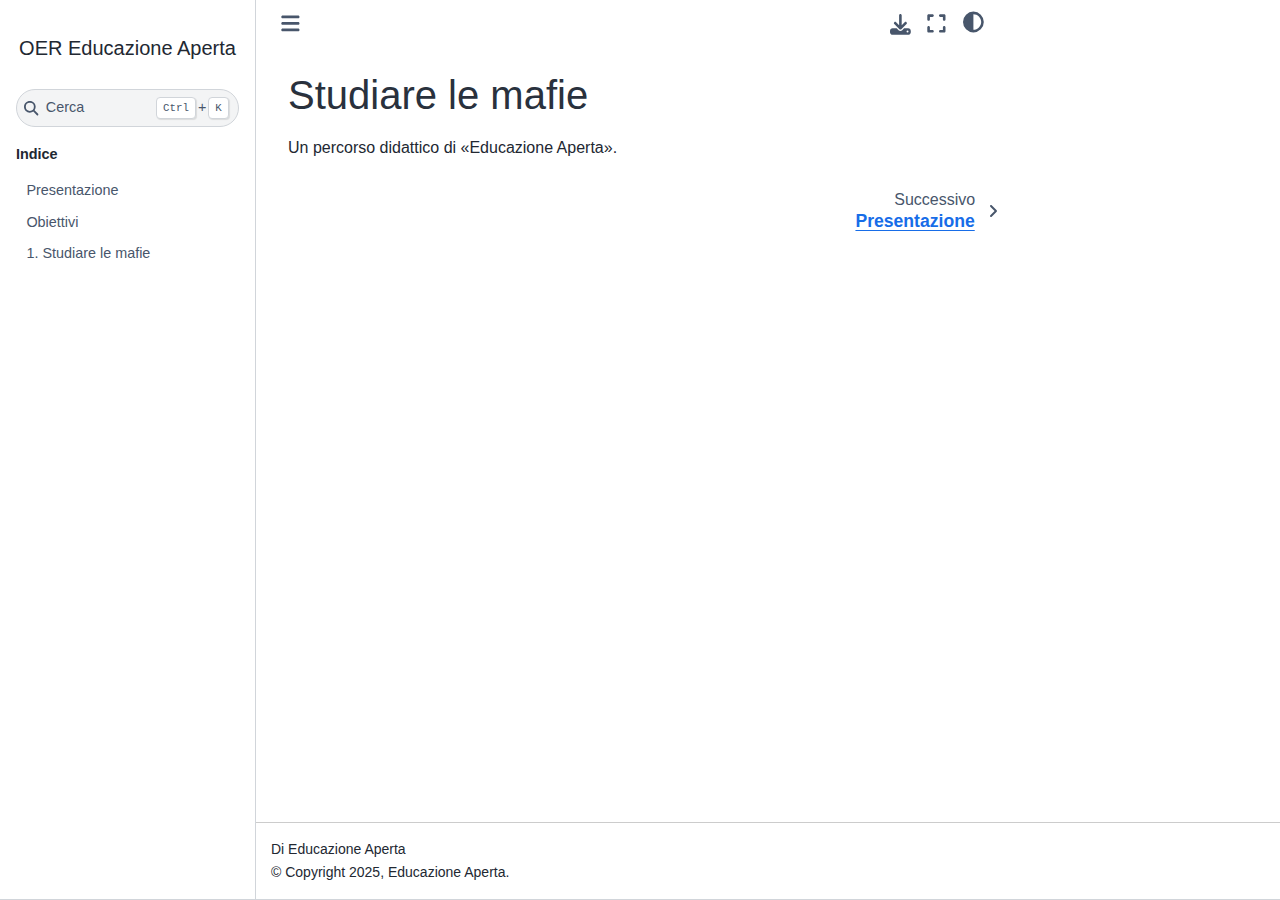
<file: _build/html/index.html>
<!DOCTYPE html>


<html lang="it" data-content_root="./" >

  <head>
    <meta charset="utf-8" />
    <meta name="viewport" content="width=device-width, initial-scale=1.0" /><meta name="viewport" content="width=device-width, initial-scale=1" />

    <title>Studiare le mafie &#8212; OER Educazione Aperta</title>
  
  
  
  <script data-cfasync="false">
    document.documentElement.dataset.mode = localStorage.getItem("mode") || "";
    document.documentElement.dataset.theme = localStorage.getItem("theme") || "";
  </script>
  
  <!-- Loaded before other Sphinx assets -->
  <link href="_static/styles/theme.css?digest=dfe6caa3a7d634c4db9b" rel="stylesheet" />
<link href="_static/styles/bootstrap.css?digest=dfe6caa3a7d634c4db9b" rel="stylesheet" />
<link href="_static/styles/pydata-sphinx-theme.css?digest=dfe6caa3a7d634c4db9b" rel="stylesheet" />

  
  <link href="_static/vendor/fontawesome/6.5.2/css/all.min.css?digest=dfe6caa3a7d634c4db9b" rel="stylesheet" />
  <link rel="preload" as="font" type="font/woff2" crossorigin href="_static/vendor/fontawesome/6.5.2/webfonts/fa-solid-900.woff2" />
<link rel="preload" as="font" type="font/woff2" crossorigin href="_static/vendor/fontawesome/6.5.2/webfonts/fa-brands-400.woff2" />
<link rel="preload" as="font" type="font/woff2" crossorigin href="_static/vendor/fontawesome/6.5.2/webfonts/fa-regular-400.woff2" />

    <link rel="stylesheet" type="text/css" href="_static/pygments.css?v=8f2a1f02" />
    <link rel="stylesheet" type="text/css" href="_static/styles/sphinx-book-theme.css?v=eba8b062" />
  
  <!-- Pre-loaded scripts that we'll load fully later -->
  <link rel="preload" as="script" href="_static/scripts/bootstrap.js?digest=dfe6caa3a7d634c4db9b" />
<link rel="preload" as="script" href="_static/scripts/pydata-sphinx-theme.js?digest=dfe6caa3a7d634c4db9b" />
  <script src="_static/vendor/fontawesome/6.5.2/js/all.min.js?digest=dfe6caa3a7d634c4db9b"></script>

    <script src="_static/documentation_options.js?v=8d586cc4"></script>
    <script src="_static/doctools.js?v=9bcbadda"></script>
    <script src="_static/sphinx_highlight.js?v=dc90522c"></script>
    <script src="_static/scripts/sphinx-book-theme.js?v=887ef09a"></script>
    <script src="_static/translations.js?v=45930005"></script>
    <script>DOCUMENTATION_OPTIONS.pagename = 'index';</script>
    <link rel="index" title="Indice" href="genindex.html" />
    <link rel="search" title="Cerca" href="search.html" />
    <link rel="next" title="Presentazione" href="presentazione.html" />
  <meta name="viewport" content="width=device-width, initial-scale=1"/>
  <meta name="docsearch:language" content="it"/>
  </head>
  
  
  <body data-bs-spy="scroll" data-bs-target=".bd-toc-nav" data-offset="180" data-bs-root-margin="0px 0px -60%" data-default-mode="">

  
  
  <div id="pst-skip-link" class="skip-link d-print-none"><a href="#main-content">Passa ai contenuti principali</a></div>
  
  <div id="pst-scroll-pixel-helper"></div>
  
  <button type="button" class="btn rounded-pill" id="pst-back-to-top">
    <i class="fa-solid fa-arrow-up"></i>Torna in alto</button>

  
  <input type="checkbox"
          class="sidebar-toggle"
          id="pst-primary-sidebar-checkbox"/>
  <label class="overlay overlay-primary" for="pst-primary-sidebar-checkbox"></label>
  
  <input type="checkbox"
          class="sidebar-toggle"
          id="pst-secondary-sidebar-checkbox"/>
  <label class="overlay overlay-secondary" for="pst-secondary-sidebar-checkbox"></label>
  
  <div class="search-button__wrapper">
    <div class="search-button__overlay"></div>
    <div class="search-button__search-container">
<form class="bd-search d-flex align-items-center"
      action="search.html"
      method="get">
  <i class="fa-solid fa-magnifying-glass"></i>
  <input type="search"
         class="form-control"
         name="q"
         id="search-input"
         placeholder="Search..."
         aria-label="Search..."
         autocomplete="off"
         autocorrect="off"
         autocapitalize="off"
         spellcheck="false"/>
  <span class="search-button__kbd-shortcut"><kbd class="kbd-shortcut__modifier">Ctrl</kbd>+<kbd>K</kbd></span>
</form></div>
  </div>

  <div class="pst-async-banner-revealer d-none">
  <aside id="bd-header-version-warning" class="d-none d-print-none" aria-label="Avvertimento sulla versione"></aside>
</div>

  
    <header class="bd-header navbar navbar-expand-lg bd-navbar d-print-none">
    </header>
  

  <div class="bd-container">
    <div class="bd-container__inner bd-page-width">
      
      
      
        
      
      <div class="bd-sidebar-primary bd-sidebar">
        

  
  <div class="sidebar-header-items sidebar-primary__section">
    
    
    
    
  </div>
  
    <div class="sidebar-primary-items__start sidebar-primary__section">
        <div class="sidebar-primary-item">

  
    
  

<a class="navbar-brand logo" href="#">
  
  
  
  
  
  
    <p class="title logo__title">OER Educazione Aperta</p>
  
</a></div>
        <div class="sidebar-primary-item">

 <script>
 document.write(`
   <button class="btn search-button-field search-button__button" title="Cerca" aria-label="Cerca" data-bs-placement="bottom" data-bs-toggle="tooltip">
    <i class="fa-solid fa-magnifying-glass"></i>
    <span class="search-button__default-text">Cerca</span>
    <span class="search-button__kbd-shortcut"><kbd class="kbd-shortcut__modifier">Ctrl</kbd>+<kbd class="kbd-shortcut__modifier">K</kbd></span>
   </button>
 `);
 </script></div>
        <div class="sidebar-primary-item"><nav class="bd-links bd-docs-nav" aria-label="Main">
    <div class="bd-toc-item navbar-nav active">
        <p aria-level="2" class="caption" role="heading"><span class="caption-text">Indice</span></p>
<ul class="nav bd-sidenav">
<li class="toctree-l1"><a class="reference internal" href="presentazione.html">Presentazione</a></li>
<li class="toctree-l1"><a class="reference internal" href="obiettivi.html">Obiettivi</a></li>
<li class="toctree-l1"><a class="reference internal" href="1_studiare_le_mafie.html">1. Studiare le mafie</a></li>
</ul>

    </div>
</nav></div>
    </div>
  
  
  <div class="sidebar-primary-items__end sidebar-primary__section">
  </div>
  
  <div id="rtd-footer-container"></div>


      </div>
      
      <main id="main-content" class="bd-main" role="main">
        
        

<div class="sbt-scroll-pixel-helper"></div>

          <div class="bd-content">
            <div class="bd-article-container">
              
              <div class="bd-header-article d-print-none">
<div class="header-article-items header-article__inner">
  
    <div class="header-article-items__start">
      
        <div class="header-article-item"><button class="sidebar-toggle primary-toggle btn btn-sm" title="Toggle primary sidebar" data-bs-placement="bottom" data-bs-toggle="tooltip">
  <span class="fa-solid fa-bars"></span>
</button></div>
      
    </div>
  
  
    <div class="header-article-items__end">
      
        <div class="header-article-item">

<div class="article-header-buttons">





<div class="dropdown dropdown-download-buttons">
  <button class="btn dropdown-toggle" type="button" data-bs-toggle="dropdown" aria-expanded="false" aria-label="Scarica questa pagina">
    <i class="fas fa-download"></i>
  </button>
  <ul class="dropdown-menu">
      
      
      
      <li><a href="_sources/index.md" target="_blank"
   class="btn btn-sm btn-download-source-button dropdown-item"
   title="Scarica il file sorgente"
   data-bs-placement="left" data-bs-toggle="tooltip"
>
  

<span class="btn__icon-container">
  <i class="fas fa-file"></i>
  </span>
<span class="btn__text-container">.md</span>
</a>
</li>
      
      
      
      
      <li>
<button onclick="window.print()"
  class="btn btn-sm btn-download-pdf-button dropdown-item"
  title="Stampa in PDF"
  data-bs-placement="left" data-bs-toggle="tooltip"
>
  

<span class="btn__icon-container">
  <i class="fas fa-file-pdf"></i>
  </span>
<span class="btn__text-container">.pdf</span>
</button>
</li>
      
  </ul>
</div>




<button onclick="toggleFullScreen()"
  class="btn btn-sm btn-fullscreen-button"
  title="Modalità schermo intero"
  data-bs-placement="bottom" data-bs-toggle="tooltip"
>
  

<span class="btn__icon-container">
  <i class="fas fa-expand"></i>
  </span>

</button>



<script>
document.write(`
  <button class="btn btn-sm nav-link pst-navbar-icon theme-switch-button" title="chiaro/scuro" aria-label="chiaro/scuro" data-bs-placement="bottom" data-bs-toggle="tooltip">
    <i class="theme-switch fa-solid fa-sun fa-lg" data-mode="light"></i>
    <i class="theme-switch fa-solid fa-moon fa-lg" data-mode="dark"></i>
    <i class="theme-switch fa-solid fa-circle-half-stroke fa-lg" data-mode="auto"></i>
  </button>
`);
</script>


<script>
document.write(`
  <button class="btn btn-sm pst-navbar-icon search-button search-button__button" title="Cerca" aria-label="Cerca" data-bs-placement="bottom" data-bs-toggle="tooltip">
    <i class="fa-solid fa-magnifying-glass fa-lg"></i>
  </button>
`);
</script>

</div></div>
      
    </div>
  
</div>
</div>
              
              

<div id="jb-print-docs-body" class="onlyprint">
    <h1>Studiare le mafie</h1>
    <!-- Table of contents -->
    <div id="print-main-content">
        <div id="jb-print-toc">
            
        </div>
    </div>
</div>

              
                
<div id="searchbox"></div>
                <article class="bd-article">
                  
  <section id="studiare-le-mafie">
<h1>Studiare le mafie<a class="headerlink" href="#studiare-le-mafie" title="Link to this heading">#</a></h1>
<p>Un percorso didattico di «Educazione Aperta».</p>
<div class="toctree-wrapper compound">
</div>
</section>


                </article>
              

              
              
              
              
                <footer class="prev-next-footer d-print-none">
                  
<div class="prev-next-area">
    <a class="right-next"
       href="presentazione.html"
       title="pagina seguente">
      <div class="prev-next-info">
        <p class="prev-next-subtitle">successivo</p>
        <p class="prev-next-title">Presentazione</p>
      </div>
      <i class="fa-solid fa-angle-right"></i>
    </a>
</div>
                </footer>
              
            </div>
            
            
              
            
          </div>
          <footer class="bd-footer-content">
            
<div class="bd-footer-content__inner container">
  
  <div class="footer-item">
    
<p class="component-author">
Di Educazione Aperta
</p>

  </div>
  
  <div class="footer-item">
    

  <p class="copyright">
    
      © Copyright 2025, Educazione Aperta.
      <br/>
    
  </p>

  </div>
  
  <div class="footer-item">
    
  </div>
  
  <div class="footer-item">
    
  </div>
  
</div>
          </footer>
        

      </main>
    </div>
  </div>
  
  <!-- Scripts loaded after <body> so the DOM is not blocked -->
  <script src="_static/scripts/bootstrap.js?digest=dfe6caa3a7d634c4db9b"></script>
<script src="_static/scripts/pydata-sphinx-theme.js?digest=dfe6caa3a7d634c4db9b"></script>

  <footer class="bd-footer">
  </footer>
  </body>
</html>
</file>
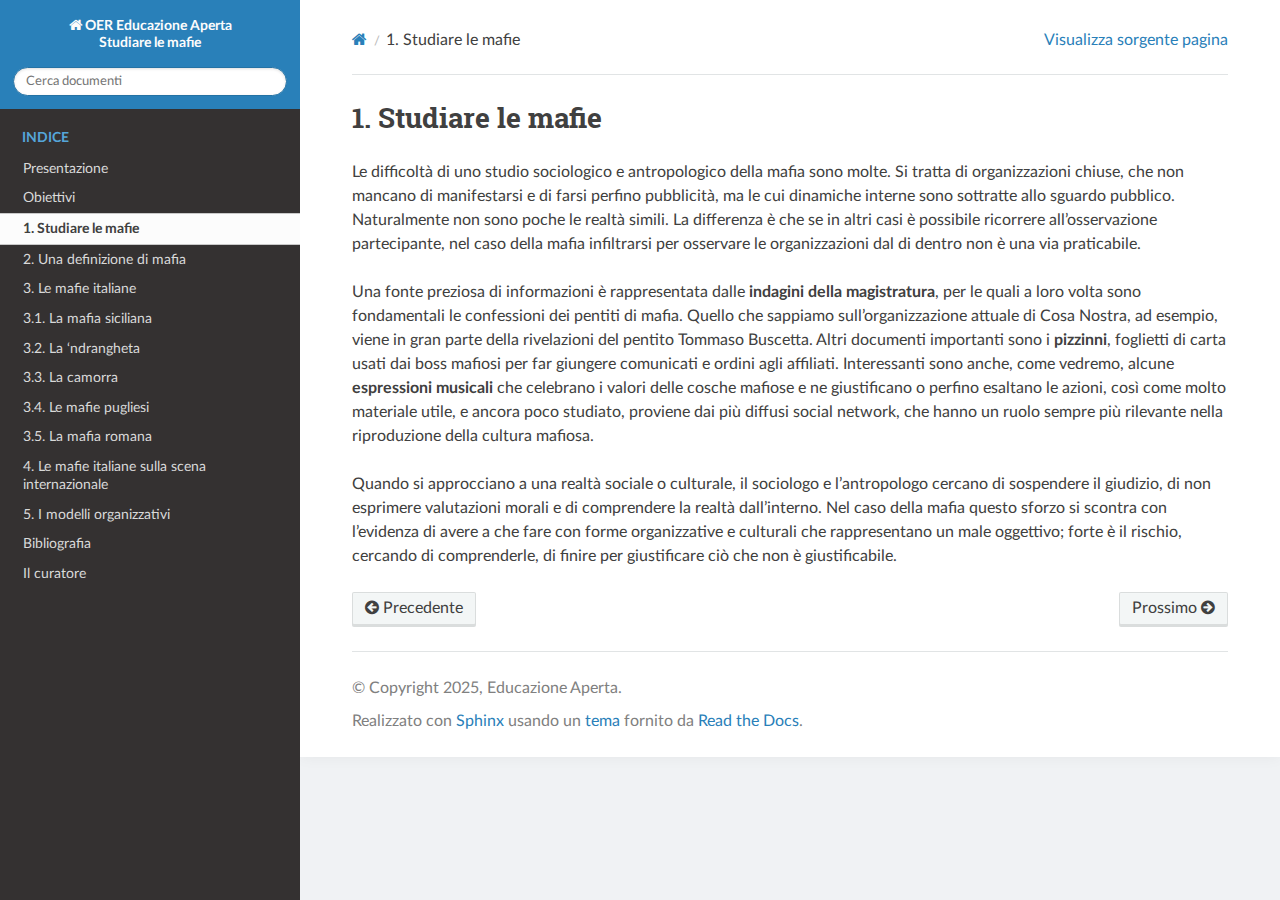
<file: _build/html/1_studiare_le_mafie.html>
<!DOCTYPE html>
<html class="writer-html5" lang="it" data-content_root="./">
<head>
  <meta charset="utf-8" /><meta name="viewport" content="width=device-width, initial-scale=1" />

  <meta name="viewport" content="width=device-width, initial-scale=1.0" />
  <title>1. Studiare le mafie &mdash; Documentazione OER Educazione Aperta&lt;br&gt;Studiare le mafie  </title>
      <link rel="stylesheet" type="text/css" href="_static/pygments.css?v=b86133f3" />
      <link rel="stylesheet" type="text/css" href="_static/css/theme.css?v=e59714d7" />
      <link rel="stylesheet" type="text/css" href="_static/custom.css?v=d98fbdcc" />

  
      <script src="_static/jquery.js?v=5d32c60e"></script>
      <script src="_static/_sphinx_javascript_frameworks_compat.js?v=2cd50e6c"></script>
      <script src="_static/documentation_options.js?v=3fd72285"></script>
      <script src="_static/doctools.js?v=9bcbadda"></script>
      <script src="_static/sphinx_highlight.js?v=dc90522c"></script>
      <script src="_static/translations.js?v=45930005"></script>
    <script src="_static/js/theme.js"></script>
    <link rel="index" title="Indice" href="genindex.html" />
    <link rel="search" title="Cerca" href="search.html" />
    <link rel="next" title="2. Una definizione di mafia" href="2_una_definizione_di_mafia.html" />
    <link rel="prev" title="Obiettivi" href="obiettivi.html" />
   
  <script async src="https://hypothes.is/embed.js"></script>

</head>

<body class="wy-body-for-nav"> 
  <div class="wy-grid-for-nav">
    <nav data-toggle="wy-nav-shift" class="wy-nav-side">
      <div class="wy-side-scroll">
        <div class="wy-side-nav-search" >

          
          
          <a href="index.html" class="icon icon-home">
            OER Educazione Aperta<br>Studiare le mafie
          </a>
<div role="search">
  <form id="rtd-search-form" class="wy-form" action="search.html" method="get">
    <input type="text" name="q" placeholder="Cerca documenti" aria-label="Cerca documenti" />
    <input type="hidden" name="check_keywords" value="yes" />
    <input type="hidden" name="area" value="default" />
  </form>
</div>
        </div><div class="wy-menu wy-menu-vertical" data-spy="affix" role="navigation" aria-label="Menu di navigazione">
              <p class="caption" role="heading"><span class="caption-text">Indice</span></p>
<ul class="current">
<li class="toctree-l1"><a class="reference internal" href="presentazione.html">Presentazione</a></li>
<li class="toctree-l1"><a class="reference internal" href="obiettivi.html">Obiettivi</a></li>
<li class="toctree-l1 current"><a class="current reference internal" href="#">1. Studiare le mafie</a></li>
<li class="toctree-l1"><a class="reference internal" href="2_una_definizione_di_mafia.html">2. Una definizione di mafia</a></li>
<li class="toctree-l1"><a class="reference internal" href="3_le_mafie_italiane.html">3. Le mafie italiane</a></li>
<li class="toctree-l1"><a class="reference internal" href="3_le_mafie_italiane.html#la-mafia-siciliana">3.1. La mafia siciliana</a></li>
<li class="toctree-l1"><a class="reference internal" href="3_le_mafie_italiane.html#la-ndrangheta">3.2. La ‘ndrangheta</a></li>
<li class="toctree-l1"><a class="reference internal" href="3_le_mafie_italiane.html#la-camorra">3.3. La camorra</a></li>
<li class="toctree-l1"><a class="reference internal" href="3_le_mafie_italiane.html#le-mafie-pugliesi">3.4. Le mafie pugliesi</a></li>
<li class="toctree-l1"><a class="reference internal" href="3_le_mafie_italiane.html#la-mafia-romana">3.5. La mafia romana</a></li>
<li class="toctree-l1"><a class="reference internal" href="4_le_mafie_italiane_sulla_scena_internazionale.html">4. Le mafie italiane sulla scena internazionale</a></li>
<li class="toctree-l1"><a class="reference internal" href="5_i_modelli_organizzativi.html">5. I modelli organizzativi</a></li>
<li class="toctree-l1"><a class="reference internal" href="bibliografia.html">Bibliografia</a></li>
<li class="toctree-l1"><a class="reference internal" href="il_curatore.html">Il curatore</a></li>
</ul>

        </div>
      </div>
    </nav>

    <section data-toggle="wy-nav-shift" class="wy-nav-content-wrap"><nav class="wy-nav-top" aria-label="Menu navigazione dispositivi mobili" >
          <i data-toggle="wy-nav-top" class="fa fa-bars"></i>
          <a href="index.html">OER Educazione Aperta<br>Studiare le mafie</a>
      </nav>

      <div class="wy-nav-content">
        <div class="rst-content">
          <div role="navigation" aria-label="Naviga tra le pagine">
  <ul class="wy-breadcrumbs">
      <li><a href="index.html" class="icon icon-home" aria-label="Home"></a></li>
      <li class="breadcrumb-item active">1. Studiare le mafie</li>
      <li class="wy-breadcrumbs-aside">
            <a href="_sources/1_studiare_le_mafie.md.txt" rel="nofollow"> Visualizza sorgente pagina</a>
      </li>
  </ul>
  <hr/>
</div>
          <div role="main" class="document" itemscope="itemscope" itemtype="http://schema.org/Article">
           <div itemprop="articleBody">
             
  <section id="studiare-le-mafie">
<h1>1. Studiare le mafie<a class="headerlink" href="#studiare-le-mafie" title="Link to this heading"></a></h1>
<p>Le difficoltà di uno studio sociologico e antropologico della mafia sono molte. Si tratta di organizzazioni chiuse, che non mancano di manifestarsi e di farsi perfino pubblicità, ma le cui dinamiche interne sono sottratte allo sguardo pubblico. Naturalmente non sono poche le realtà simili. La differenza è che se in altri casi è possibile ricorrere all’osservazione partecipante, nel caso della mafia infiltrarsi per osservare le organizzazioni dal di dentro non è una via praticabile.</p>
<p>Una fonte preziosa di informazioni è rappresentata dalle <strong>indagini della magistratura</strong>, per le quali a loro volta sono fondamentali le confessioni dei pentiti di mafia. Quello che sappiamo sull’organizzazione attuale di Cosa Nostra, ad esempio, viene in gran parte della rivelazioni del pentito Tommaso Buscetta. Altri documenti importanti sono i <strong>pizzinni</strong>, foglietti di carta usati dai boss mafiosi per far giungere comunicati e ordini agli affiliati. Interessanti sono anche, come vedremo, alcune <strong>espressioni musicali</strong> che celebrano i valori delle cosche mafiose e ne giustificano o perfino esaltano le azioni, così come molto materiale utile, e ancora poco studiato, proviene dai più diffusi social network, che hanno un ruolo sempre più rilevante nella riproduzione della cultura mafiosa.</p>
<p>Quando si approcciano a una realtà sociale o culturale, il sociologo e l’antropologo cercano di sospendere il giudizio, di non esprimere valutazioni morali e di comprendere la realtà dall’interno. Nel caso della mafia questo sforzo si scontra con l’evidenza di avere a che fare con forme organizzative e culturali che rappresentano un male oggettivo; forte è il rischio, cercando di comprenderle, di finire per giustificare ciò che non è giustificabile.</p>
</section>


           </div>
          </div>
          <footer><div class="rst-footer-buttons" role="navigation" aria-label="Piè di pagina">
        <a href="obiettivi.html" class="btn btn-neutral float-left" title="Obiettivi" accesskey="p" rel="prev"><span class="fa fa-arrow-circle-left" aria-hidden="true"></span> Precedente</a>
        <a href="2_una_definizione_di_mafia.html" class="btn btn-neutral float-right" title="2. Una definizione di mafia" accesskey="n" rel="next">Prossimo <span class="fa fa-arrow-circle-right" aria-hidden="true"></span></a>
    </div>

  <hr/>

  <div role="contentinfo">
    <p>&#169; Copyright 2025, Educazione Aperta.</p>
  </div>

  Realizzato con <a href="https://www.sphinx-doc.org/">Sphinx</a> usando un
    <a href="https://github.com/readthedocs/sphinx_rtd_theme">tema</a>
    fornito da <a href="https://readthedocs.org">Read the Docs</a>.
   

</footer>
        </div>
      </div>
    </section>
  </div>
  <script>
      jQuery(function () {
          SphinxRtdTheme.Navigation.enable(true);
      });
  </script> 

</body>
</html>
</file>
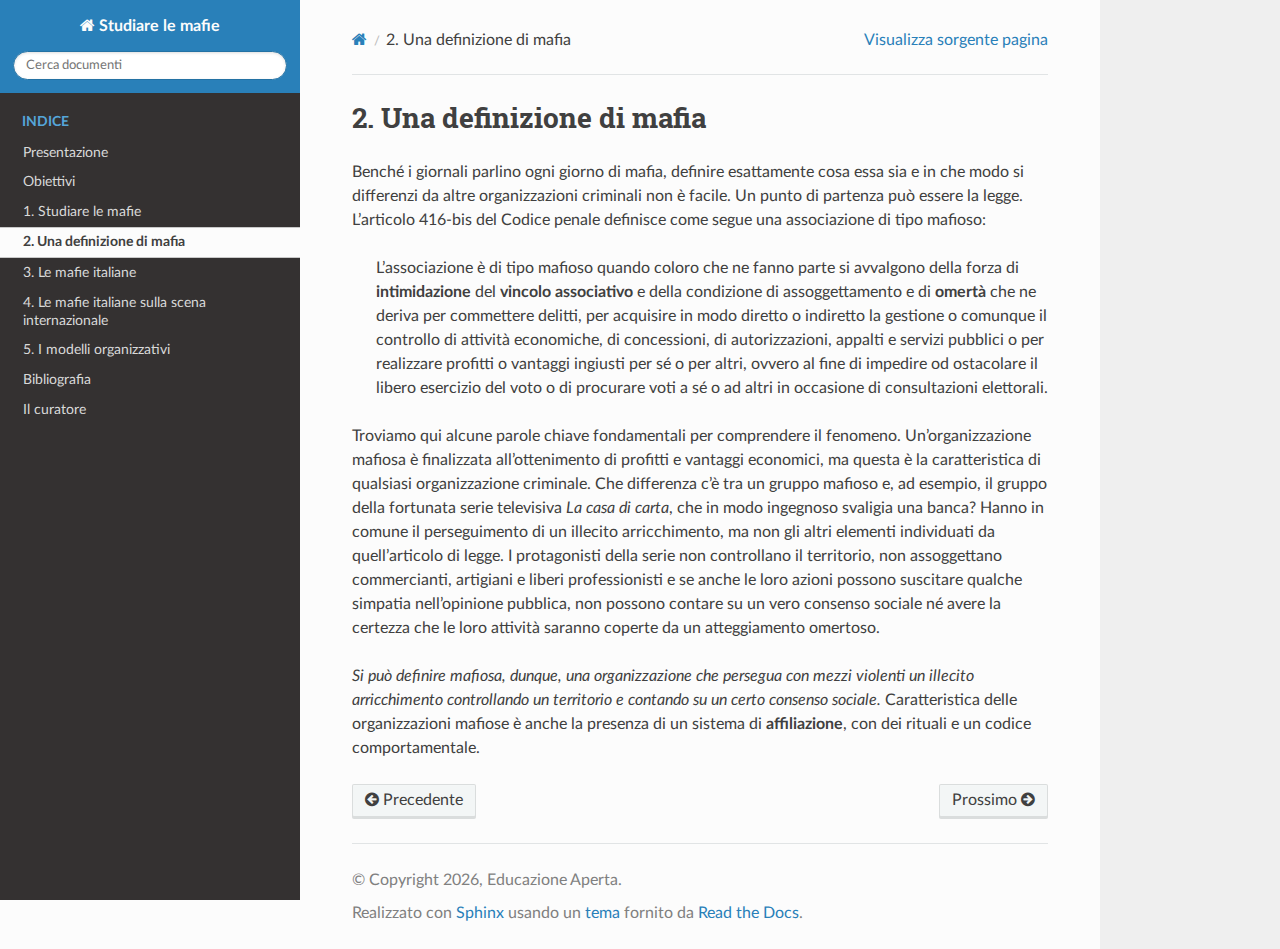
<file: _build/html/2_una_definizione_di_mafia.html>
<!DOCTYPE html>
<html class="writer-html5" lang="it" data-content_root="./">
<head>
  <meta charset="utf-8" /><meta name="viewport" content="width=device-width, initial-scale=1" />

  <meta name="viewport" content="width=device-width, initial-scale=1.0" />
  <title>2. Una definizione di mafia &mdash; Documentazione Studiare le mafie  </title>
      <link rel="stylesheet" type="text/css" href="_static/pygments.css?v=b86133f3" />
      <link rel="stylesheet" type="text/css" href="_static/css/theme.css?v=e59714d7" />

  
      <script src="_static/jquery.js?v=5d32c60e"></script>
      <script src="_static/_sphinx_javascript_frameworks_compat.js?v=2cd50e6c"></script>
      <script src="_static/documentation_options.js?v=3fd72285"></script>
      <script src="_static/doctools.js?v=9bcbadda"></script>
      <script src="_static/sphinx_highlight.js?v=dc90522c"></script>
      <script src="_static/translations.js?v=45930005"></script>
    <script src="_static/js/theme.js"></script>
    <link rel="index" title="Indice" href="genindex.html" />
    <link rel="search" title="Cerca" href="search.html" />
    <link rel="next" title="3. Le mafie italiane" href="3_le_mafie_italiane.html" />
    <link rel="prev" title="1. Studiare le mafie" href="1_studiare_le_mafie.html" />
   
  <script async src="https://hypothes.is/embed.js"></script>

</head>

<body class="wy-body-for-nav"> 
  <div class="wy-grid-for-nav">
    <nav data-toggle="wy-nav-shift" class="wy-nav-side">
      <div class="wy-side-scroll">
        <div class="wy-side-nav-search" >

          
          
          <a href="index.html" class="icon icon-home">
            Studiare le mafie
          </a>
<div role="search">
  <form id="rtd-search-form" class="wy-form" action="search.html" method="get">
    <input type="text" name="q" placeholder="Cerca documenti" aria-label="Cerca documenti" />
    <input type="hidden" name="check_keywords" value="yes" />
    <input type="hidden" name="area" value="default" />
  </form>
</div>
        </div><div class="wy-menu wy-menu-vertical" data-spy="affix" role="navigation" aria-label="Menu di navigazione">
              <p class="caption" role="heading"><span class="caption-text">Indice</span></p>
<ul class="current">
<li class="toctree-l1"><a class="reference internal" href="presentazione.html">Presentazione</a></li>
<li class="toctree-l1"><a class="reference internal" href="obiettivi.html">Obiettivi</a></li>
<li class="toctree-l1"><a class="reference internal" href="1_studiare_le_mafie.html">1. Studiare le mafie</a></li>
<li class="toctree-l1 current"><a class="current reference internal" href="#">2. Una definizione di mafia</a></li>
<li class="toctree-l1"><a class="reference internal" href="3_le_mafie_italiane.html">3. Le mafie italiane</a></li>
<li class="toctree-l1"><a class="reference internal" href="4_le_mafie_italiane_sulla_scena_internazionale.html">4. Le mafie italiane sulla scena internazionale</a></li>
<li class="toctree-l1"><a class="reference internal" href="5_i_modelli_organizzativi.html">5. I modelli organizzativi</a></li>
<li class="toctree-l1"><a class="reference internal" href="bibliografia.html">Bibliografia</a></li>
<li class="toctree-l1"><a class="reference internal" href="il_curatore.html">Il curatore</a></li>
</ul>

        </div>
      </div>
    </nav>

    <section data-toggle="wy-nav-shift" class="wy-nav-content-wrap"><nav class="wy-nav-top" aria-label="Menu navigazione dispositivi mobili" >
          <i data-toggle="wy-nav-top" class="fa fa-bars"></i>
          <a href="index.html">Studiare le mafie</a>
      </nav>

      <div class="wy-nav-content">
        <div class="rst-content">
          <div role="navigation" aria-label="Naviga tra le pagine">
  <ul class="wy-breadcrumbs">
      <li><a href="index.html" class="icon icon-home" aria-label="Home"></a></li>
      <li class="breadcrumb-item active">2. Una definizione di mafia</li>
      <li class="wy-breadcrumbs-aside">
            <a href="_sources/2_una_definizione_di_mafia.md.txt" rel="nofollow"> Visualizza sorgente pagina</a>
      </li>
  </ul>
  <hr/>
</div>
          <div role="main" class="document" itemscope="itemscope" itemtype="http://schema.org/Article">
           <div itemprop="articleBody">
             
  <section id="una-definizione-di-mafia">
<h1>2. Una definizione di mafia<a class="headerlink" href="#una-definizione-di-mafia" title="Link to this heading"></a></h1>
<p>Benché i giornali parlino ogni giorno di mafia, definire esattamente cosa essa sia e in che modo si differenzi da altre organizzazioni criminali non è facile. Un punto di partenza può essere la legge. L’articolo 416-bis del Codice penale definisce come segue una associazione di tipo mafioso:</p>
<blockquote>
<div><p>L’associazione è di tipo mafioso quando coloro che ne fanno parte si avvalgono della forza di <strong>intimidazione</strong> del <strong>vincolo associativo</strong> e della condizione di assoggettamento e di <strong>omertà</strong> che ne deriva per commettere delitti, per acquisire in modo diretto o indiretto la gestione o comunque il controllo di attività economiche, di concessioni, di autorizzazioni, appalti e servizi pubblici o per realizzare profitti o vantaggi ingiusti per sé o per altri, ovvero al fine di impedire od ostacolare il libero esercizio del voto o di procurare voti a sé o ad altri in occasione di consultazioni elettorali.</p>
</div></blockquote>
<p>Troviamo qui alcune parole chiave fondamentali per comprendere il fenomeno. Un’organizzazione mafiosa è finalizzata all’ottenimento di profitti e vantaggi economici, ma questa è la caratteristica di qualsiasi organizzazione criminale. Che differenza c’è tra un gruppo mafioso e, ad esempio, il gruppo della fortunata serie televisiva <em>La casa di carta</em>, che in modo ingegnoso svaligia una banca? Hanno in comune il perseguimento di un illecito arricchimento, ma non gli altri elementi individuati da quell’articolo di legge. I protagonisti della serie non controllano il territorio, non assoggettano commercianti, artigiani e liberi professionisti e se anche le loro azioni possono suscitare qualche simpatia nell’opinione pubblica, non possono contare su un vero consenso sociale né avere la certezza che le loro attività saranno coperte da un atteggiamento omertoso.</p>
<p><em>Si può definire mafiosa, dunque, una organizzazione che persegua con mezzi violenti un illecito arricchimento controllando un territorio e contando su un certo consenso sociale.</em> Caratteristica delle organizzazioni mafiose è anche la presenza di un sistema di <strong>affiliazione</strong>, con dei rituali e un codice comportamentale.</p>
</section>


           </div>
          </div>
          <footer><div class="rst-footer-buttons" role="navigation" aria-label="Piè di pagina">
        <a href="1_studiare_le_mafie.html" class="btn btn-neutral float-left" title="1. Studiare le mafie" accesskey="p" rel="prev"><span class="fa fa-arrow-circle-left" aria-hidden="true"></span> Precedente</a>
        <a href="3_le_mafie_italiane.html" class="btn btn-neutral float-right" title="3. Le mafie italiane" accesskey="n" rel="next">Prossimo <span class="fa fa-arrow-circle-right" aria-hidden="true"></span></a>
    </div>

  <hr/>

  <div role="contentinfo">
    <p>&#169; Copyright 2026, Educazione Aperta.</p>
  </div>

  Realizzato con <a href="https://www.sphinx-doc.org/">Sphinx</a> usando un
    <a href="https://github.com/readthedocs/sphinx_rtd_theme">tema</a>
    fornito da <a href="https://readthedocs.org">Read the Docs</a>.
   

</footer>
        </div>
      </div>
    </section>
  </div>
  <script>
      jQuery(function () {
          SphinxRtdTheme.Navigation.enable(true);
      });
  </script> 

</body>
</html>
</file>
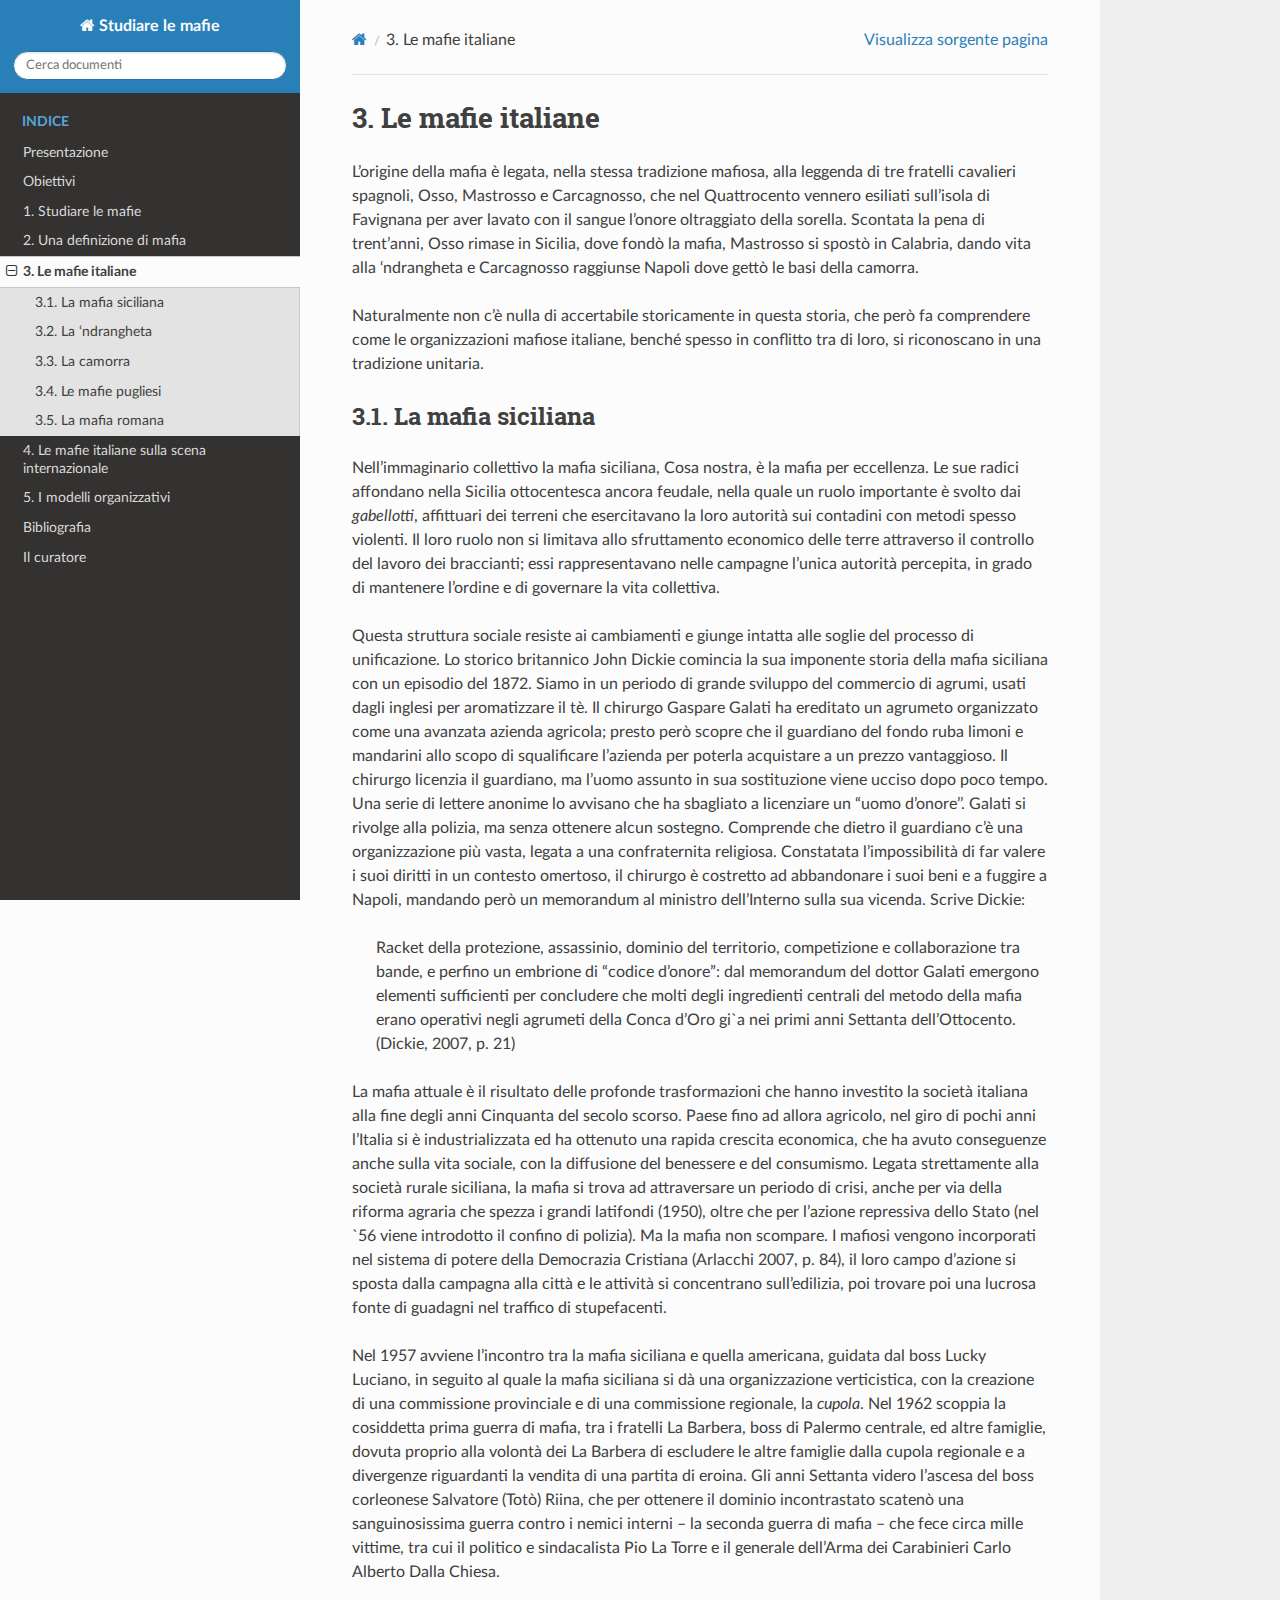
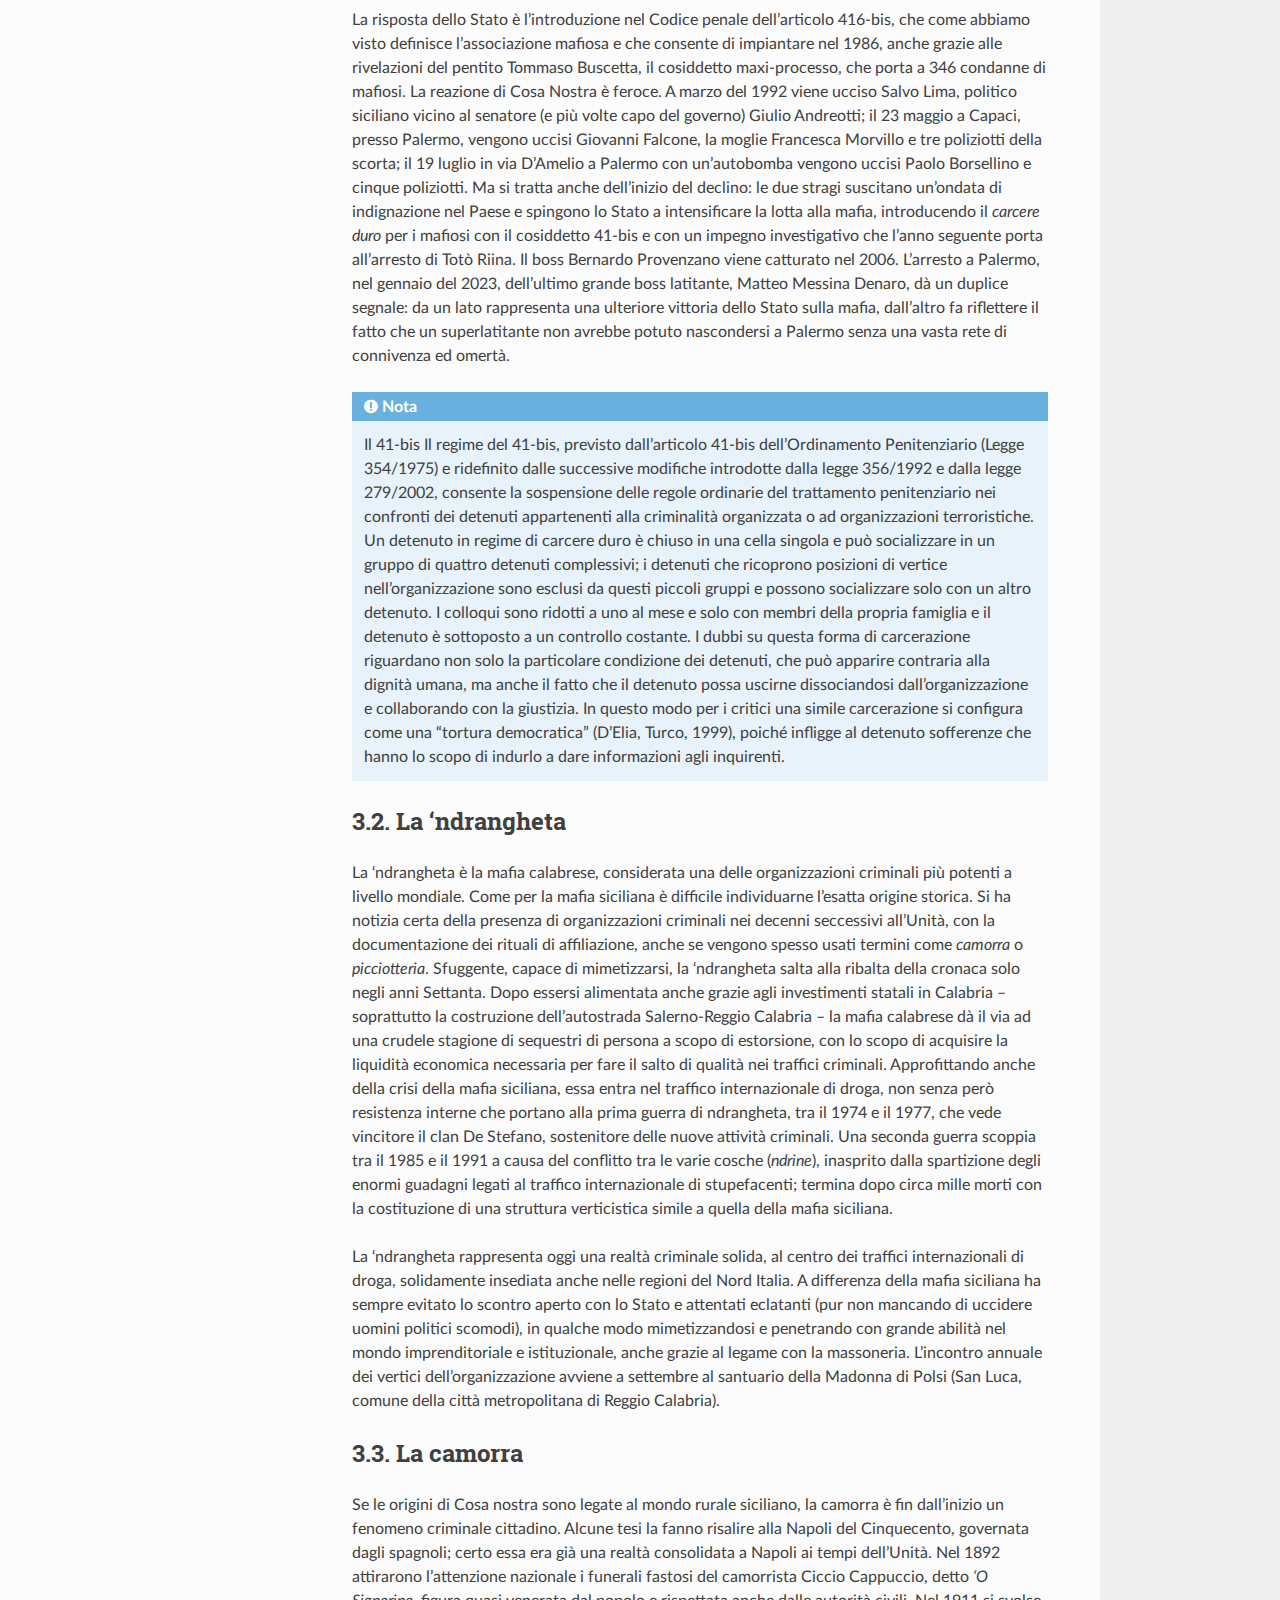
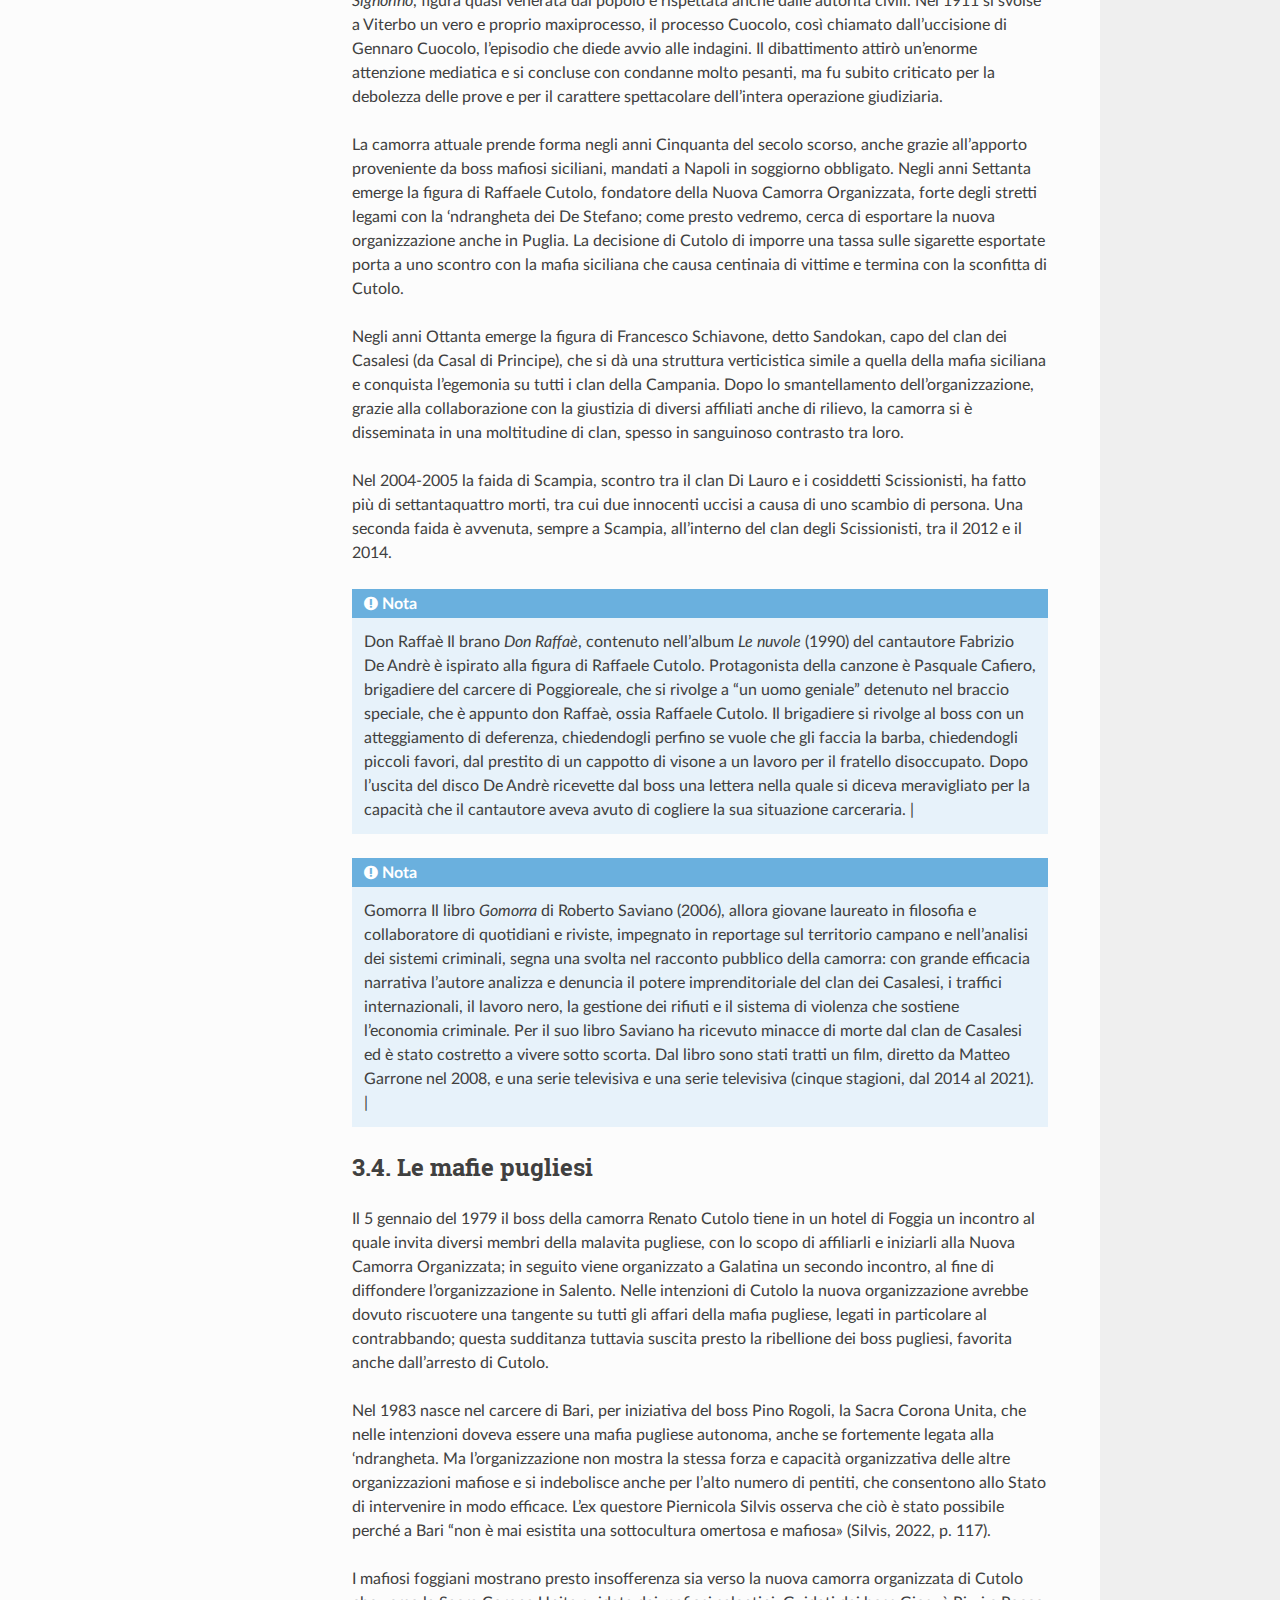
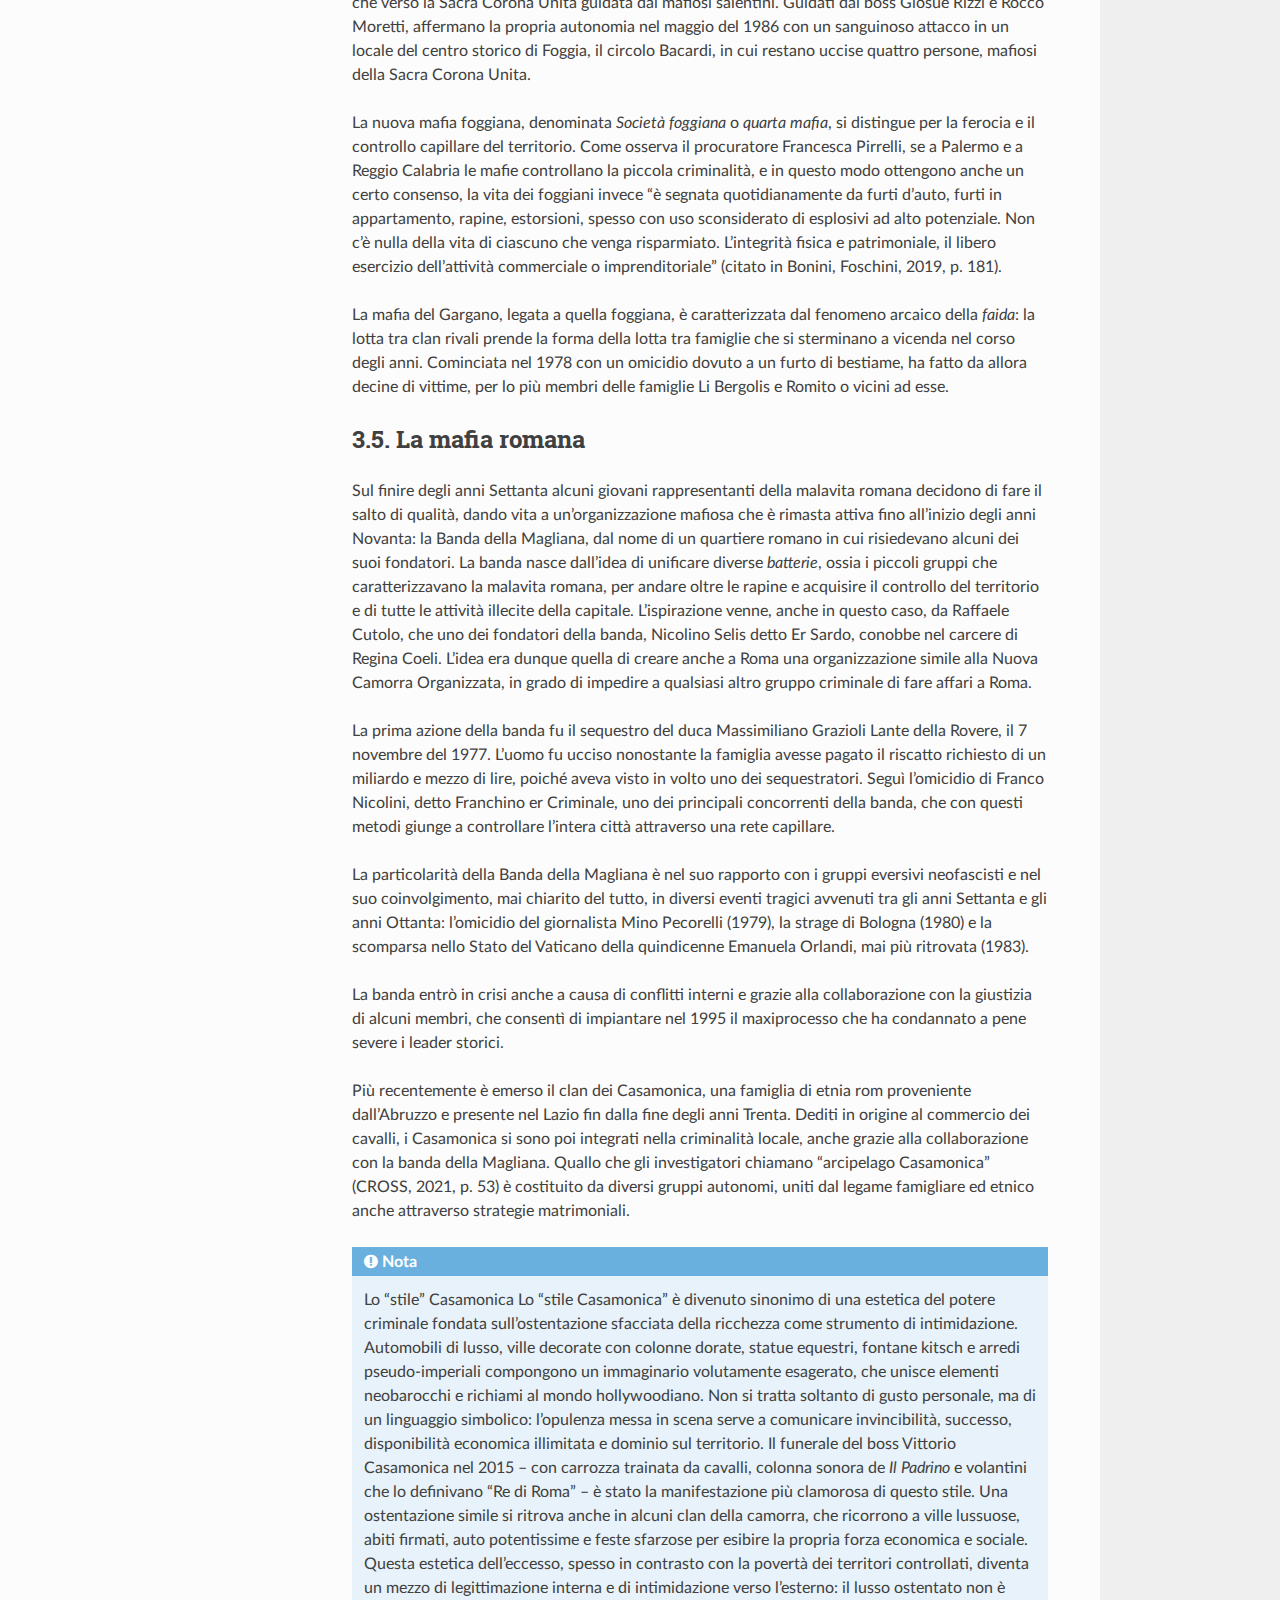
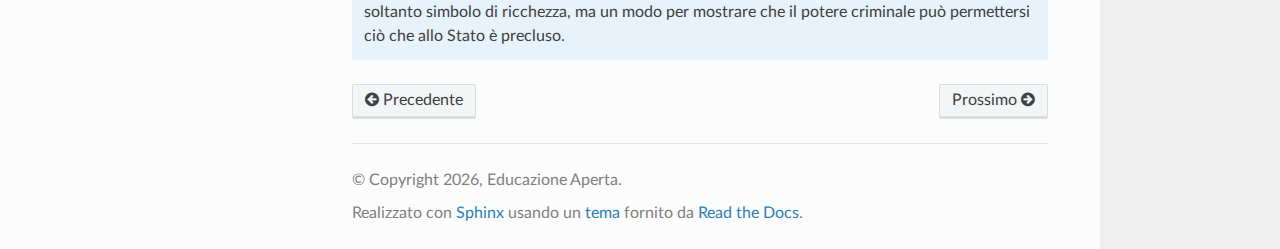
<file: _build/html/3_le_mafie_italiane.html>
<!DOCTYPE html>
<html class="writer-html5" lang="it" data-content_root="./">
<head>
  <meta charset="utf-8" /><meta name="viewport" content="width=device-width, initial-scale=1" />

  <meta name="viewport" content="width=device-width, initial-scale=1.0" />
  <title>3. Le mafie italiane &mdash; Documentazione Studiare le mafie  </title>
      <link rel="stylesheet" type="text/css" href="_static/pygments.css?v=b86133f3" />
      <link rel="stylesheet" type="text/css" href="_static/css/theme.css?v=e59714d7" />

  
      <script src="_static/jquery.js?v=5d32c60e"></script>
      <script src="_static/_sphinx_javascript_frameworks_compat.js?v=2cd50e6c"></script>
      <script src="_static/documentation_options.js?v=3fd72285"></script>
      <script src="_static/doctools.js?v=9bcbadda"></script>
      <script src="_static/sphinx_highlight.js?v=dc90522c"></script>
      <script src="_static/translations.js?v=45930005"></script>
    <script src="_static/js/theme.js"></script>
    <link rel="index" title="Indice" href="genindex.html" />
    <link rel="search" title="Cerca" href="search.html" />
    <link rel="next" title="4. Le mafie italiane sulla scena internazionale" href="4_le_mafie_italiane_sulla_scena_internazionale.html" />
    <link rel="prev" title="2. Una definizione di mafia" href="2_una_definizione_di_mafia.html" />
   
  <script async src="https://hypothes.is/embed.js"></script>

</head>

<body class="wy-body-for-nav"> 
  <div class="wy-grid-for-nav">
    <nav data-toggle="wy-nav-shift" class="wy-nav-side">
      <div class="wy-side-scroll">
        <div class="wy-side-nav-search" >

          
          
          <a href="index.html" class="icon icon-home">
            Studiare le mafie
          </a>
<div role="search">
  <form id="rtd-search-form" class="wy-form" action="search.html" method="get">
    <input type="text" name="q" placeholder="Cerca documenti" aria-label="Cerca documenti" />
    <input type="hidden" name="check_keywords" value="yes" />
    <input type="hidden" name="area" value="default" />
  </form>
</div>
        </div><div class="wy-menu wy-menu-vertical" data-spy="affix" role="navigation" aria-label="Menu di navigazione">
              <p class="caption" role="heading"><span class="caption-text">Indice</span></p>
<ul class="current">
<li class="toctree-l1"><a class="reference internal" href="presentazione.html">Presentazione</a></li>
<li class="toctree-l1"><a class="reference internal" href="obiettivi.html">Obiettivi</a></li>
<li class="toctree-l1"><a class="reference internal" href="1_studiare_le_mafie.html">1. Studiare le mafie</a></li>
<li class="toctree-l1"><a class="reference internal" href="2_una_definizione_di_mafia.html">2. Una definizione di mafia</a></li>
<li class="toctree-l1 current"><a class="current reference internal" href="#">3. Le mafie italiane</a><ul>
<li class="toctree-l2"><a class="reference internal" href="#la-mafia-siciliana">3.1. La mafia siciliana</a></li>
<li class="toctree-l2"><a class="reference internal" href="#la-ndrangheta">3.2. La ‘ndrangheta</a></li>
<li class="toctree-l2"><a class="reference internal" href="#la-camorra">3.3. La camorra</a></li>
<li class="toctree-l2"><a class="reference internal" href="#le-mafie-pugliesi">3.4. Le mafie pugliesi</a></li>
<li class="toctree-l2"><a class="reference internal" href="#la-mafia-romana">3.5. La mafia romana</a></li>
</ul>
</li>
<li class="toctree-l1"><a class="reference internal" href="4_le_mafie_italiane_sulla_scena_internazionale.html">4. Le mafie italiane sulla scena internazionale</a></li>
<li class="toctree-l1"><a class="reference internal" href="5_i_modelli_organizzativi.html">5. I modelli organizzativi</a></li>
<li class="toctree-l1"><a class="reference internal" href="bibliografia.html">Bibliografia</a></li>
<li class="toctree-l1"><a class="reference internal" href="il_curatore.html">Il curatore</a></li>
</ul>

        </div>
      </div>
    </nav>

    <section data-toggle="wy-nav-shift" class="wy-nav-content-wrap"><nav class="wy-nav-top" aria-label="Menu navigazione dispositivi mobili" >
          <i data-toggle="wy-nav-top" class="fa fa-bars"></i>
          <a href="index.html">Studiare le mafie</a>
      </nav>

      <div class="wy-nav-content">
        <div class="rst-content">
          <div role="navigation" aria-label="Naviga tra le pagine">
  <ul class="wy-breadcrumbs">
      <li><a href="index.html" class="icon icon-home" aria-label="Home"></a></li>
      <li class="breadcrumb-item active">3. Le mafie italiane</li>
      <li class="wy-breadcrumbs-aside">
            <a href="_sources/3_le_mafie_italiane.md.txt" rel="nofollow"> Visualizza sorgente pagina</a>
      </li>
  </ul>
  <hr/>
</div>
          <div role="main" class="document" itemscope="itemscope" itemtype="http://schema.org/Article">
           <div itemprop="articleBody">
             
  <section id="le-mafie-italiane">
<h1>3. Le mafie italiane<a class="headerlink" href="#le-mafie-italiane" title="Link to this heading"></a></h1>
<p>L’origine della mafia è legata, nella stessa tradizione mafiosa, alla leggenda di tre fratelli cavalieri spagnoli, Osso, Mastrosso e Carcagnosso, che nel Quattrocento vennero esiliati sull’isola di Favignana per aver lavato con il sangue l’onore oltraggiato della sorella. Scontata la pena di trent’anni, Osso rimase in Sicilia, dove fondò la mafia, Mastrosso si spostò in Calabria, dando vita alla ‘ndrangheta e Carcagnosso raggiunse Napoli dove gettò le basi della camorra.</p>
<p>Naturalmente non c’è nulla di accertabile storicamente in questa storia, che però fa comprendere come le organizzazioni mafiose italiane, benché spesso in conflitto tra di loro, si riconoscano in una tradizione unitaria.</p>
<section id="la-mafia-siciliana">
<h2>3.1. La mafia siciliana<a class="headerlink" href="#la-mafia-siciliana" title="Link to this heading"></a></h2>
<p>Nell’immaginario collettivo la mafia siciliana, Cosa nostra, è la mafia per eccellenza. Le sue radici affondano nella Sicilia ottocentesca ancora feudale, nella quale un ruolo importante è svolto dai <em>gabellotti</em>, affittuari dei terreni che esercitavano la loro autorità sui contadini con metodi spesso violenti. Il loro ruolo non si limitava allo sfruttamento economico delle terre attraverso il controllo del lavoro dei braccianti; essi rappresentavano nelle campagne l’unica autorità percepita, in grado di mantenere l’ordine e di governare la vita collettiva.</p>
<p>Questa struttura sociale resiste ai cambiamenti e giunge intatta alle soglie del processo di unificazione. Lo storico britannico John Dickie comincia la sua imponente storia della mafia siciliana con un episodio del 1872. Siamo in un periodo di grande sviluppo del commercio di agrumi, usati dagli inglesi per aromatizzare il tè. Il chirurgo Gaspare Galati ha ereditato un agrumeto organizzato come una avanzata azienda agricola; presto però scopre che il guardiano del fondo ruba limoni e mandarini allo scopo di squalificare l’azienda per poterla acquistare a un prezzo vantaggioso. Il chirurgo licenzia il guardiano, ma l’uomo assunto in sua sostituzione viene ucciso dopo poco tempo. Una serie di lettere anonime lo avvisano che ha sbagliato a licenziare un “uomo d’onore’’. Galati si rivolge alla polizia, ma senza ottenere alcun sostegno. Comprende che dietro il guardiano c’è una organizzazione più vasta, legata a una confraternita religiosa. Constatata l’impossibilità di far valere i suoi diritti in un contesto omertoso, il chirurgo è costretto ad abbandonare i suoi beni e a fuggire a Napoli, mandando però un memorandum al ministro dell’Interno sulla sua vicenda. Scrive Dickie:</p>
<blockquote>
<div><p>Racket della protezione, assassinio, dominio del territorio, competizione e collaborazione tra bande, e perfino un embrione di “codice d’onore”: dal memorandum del dottor Galati emergono elementi sufficienti per concludere che molti degli ingredienti centrali del metodo della mafia erano operativi negli agrumeti della Conca d’Oro gi`a nei primi anni Settanta dell’Ottocento. (Dickie, 2007, p. 21)</p>
</div></blockquote>
<p>La mafia attuale è il risultato delle profonde trasformazioni che hanno investito la società italiana alla fine degli anni Cinquanta del secolo scorso. Paese fino ad allora agricolo, nel giro di pochi anni l’Italia si è industrializzata ed ha ottenuto una rapida crescita economica, che ha avuto conseguenze anche sulla vita sociale, con la diffusione del benessere e del consumismo. Legata strettamente alla società rurale siciliana, la mafia si trova ad attraversare un periodo di crisi, anche per via della riforma agraria che spezza i grandi latifondi (1950), oltre che per l’azione repressiva dello Stato (nel `56 viene introdotto il confino di polizia). Ma la mafia non scompare. I mafiosi vengono incorporati nel sistema di potere della Democrazia Cristiana (Arlacchi 2007, p. 84), il loro campo d’azione si sposta dalla campagna alla città e le attività si concentrano sull’edilizia, poi trovare poi una lucrosa fonte di guadagni nel traffico di stupefacenti.</p>
<p>Nel 1957 avviene l’incontro tra la mafia siciliana e quella americana, guidata dal boss Lucky Luciano, in seguito al quale la mafia siciliana si dà una organizzazione verticistica, con la creazione di una commissione provinciale e di una commissione regionale, la <em>cupola</em>. Nel 1962 scoppia la cosiddetta prima guerra di mafia, tra i fratelli La Barbera, boss di Palermo centrale, ed altre famiglie, dovuta proprio alla volontà dei La Barbera di escludere le altre famiglie dalla cupola regionale e a divergenze riguardanti la vendita di una partita di eroina. Gli anni Settanta videro l’ascesa del boss corleonese Salvatore (Totò) Riina, che per ottenere il dominio incontrastato scatenò una sanguinosissima guerra contro i nemici interni – la seconda guerra di mafia – che fece circa mille vittime, tra cui il politico e sindacalista Pio La Torre e il generale dell’Arma dei Carabinieri Carlo Alberto Dalla Chiesa.</p>
<p>La risposta dello Stato è l’introduzione nel Codice penale dell’articolo 416-bis, che come abbiamo visto definisce l’associazione mafiosa e che consente di impiantare nel 1986, anche grazie alle rivelazioni del pentito Tommaso Buscetta, il cosiddetto maxi-processo, che porta a 346 condanne di mafiosi. La reazione di Cosa Nostra è feroce. A marzo del 1992 viene ucciso Salvo Lima, politico siciliano vicino al senatore (e più volte capo del governo) Giulio Andreotti; il 23 maggio a Capaci, presso Palermo, vengono uccisi Giovanni Falcone, la moglie Francesca Morvillo e tre poliziotti della scorta; il 19 luglio in via D’Amelio a Palermo con un’autobomba vengono uccisi Paolo Borsellino e cinque poliziotti. Ma si tratta anche dell’inizio del declino: le due stragi suscitano un’ondata di indignazione nel Paese e spingono lo Stato a intensificare la lotta alla mafia, introducendo il <em>carcere duro</em> per i mafiosi con il cosiddetto 41-bis e con un impegno investigativo che l’anno seguente porta all’arresto di Totò Riina. Il boss Bernardo Provenzano viene catturato nel 2006. L’arresto a Palermo, nel gennaio del 2023, dell’ultimo grande boss latitante, Matteo Messina Denaro, dà un duplice segnale: da un lato rappresenta una ulteriore vittoria dello Stato sulla mafia, dall’altro fa riflettere il fatto che un superlatitante non avrebbe potuto nascondersi a Palermo senza una vasta rete di connivenza ed omertà.</p>
<div class="admonition note">
<p class="admonition-title">Nota</p>
<p>Il 41-bis Il regime del 41-bis, previsto dall’articolo 41-bis dell’Ordinamento Penitenziario (Legge 354/1975) e ridefinito dalle successive modifiche introdotte dalla legge 356/1992 e dalla legge 279/2002, consente la sospensione delle regole ordinarie del trattamento penitenziario nei confronti dei detenuti appartenenti alla criminalità organizzata o ad organizzazioni terroristiche. Un detenuto in regime di carcere duro è chiuso in una cella singola e può socializzare in un gruppo di quattro detenuti complessivi; i detenuti che ricoprono posizioni di vertice nell’organizzazione sono esclusi da questi piccoli gruppi e possono socializzare solo con un altro detenuto. I colloqui sono ridotti a uno al mese e solo con membri della propria famiglia e il detenuto è sottoposto a un controllo costante. I dubbi su questa forma di carcerazione riguardano non solo la particolare condizione dei detenuti, che può apparire contraria alla dignità umana, ma anche il fatto che il detenuto possa uscirne dissociandosi dall’organizzazione e collaborando con la giustizia. In questo modo per i critici una simile carcerazione si configura come una “tortura democratica” (D’Elia, Turco, 1999), poiché infligge al detenuto sofferenze che hanno lo scopo di indurlo a dare informazioni agli inquirenti.</p>
</div>
</section>
<section id="la-ndrangheta">
<h2>3.2. La ‘ndrangheta<a class="headerlink" href="#la-ndrangheta" title="Link to this heading"></a></h2>
<p>La ‘ndrangheta è la mafia calabrese, considerata una delle organizzazioni criminali più potenti a livello mondiale. Come per la mafia siciliana è difficile individuarne l’esatta origine storica. Si ha notizia certa della presenza di organizzazioni criminali nei decenni seccessivi all’Unità, con la documentazione dei rituali di affiliazione, anche se vengono spesso usati termini come <em>camorra</em> o <em>picciotteria</em>. Sfuggente, capace di mimetizzarsi, la ‘ndrangheta salta alla ribalta della cronaca solo negli anni Settanta. Dopo essersi alimentata anche grazie agli investimenti statali in Calabria – soprattutto la costruzione dell’autostrada Salerno-Reggio Calabria – la mafia calabrese dà il via ad una crudele stagione di sequestri di persona a scopo di estorsione, con lo scopo di acquisire la liquidità economica necessaria per fare il salto di qualità nei traffici criminali. Approfittando anche della crisi della mafia siciliana, essa entra nel traffico internazionale di droga, non senza però resistenza interne che portano alla prima guerra di ndrangheta, tra il 1974 e il 1977, che vede vincitore il clan De Stefano, sostenitore delle nuove attività criminali. Una seconda guerra scoppia tra il 1985 e il 1991 a causa del conflitto tra le varie cosche (<em>ndrine</em>), inasprito dalla spartizione degli enormi guadagni legati al traffico internazionale di stupefacenti; termina dopo circa mille morti con la costituzione di una struttura verticistica simile a quella della mafia siciliana.</p>
<p>La ‘ndrangheta rappresenta oggi una realtà criminale solida, al centro dei traffici internazionali di droga, solidamente insediata anche nelle regioni del Nord Italia. A differenza della mafia siciliana ha sempre evitato lo scontro aperto con lo Stato e attentati eclatanti (pur non mancando di uccidere uomini politici scomodi), in qualche modo mimetizzandosi e penetrando con grande abilità nel mondo imprenditoriale e istituzionale, anche grazie al legame con la massoneria. L’incontro annuale dei vertici dell’organizzazione avviene a settembre al santuario della Madonna di Polsi (San Luca, comune della città metropolitana di Reggio Calabria).</p>
</section>
<section id="la-camorra">
<h2>3.3. La camorra<a class="headerlink" href="#la-camorra" title="Link to this heading"></a></h2>
<p>Se le origini di Cosa nostra sono legate al mondo rurale siciliano, la camorra è fin dall’inizio un fenomeno criminale cittadino. Alcune tesi la fanno risalire alla Napoli del Cinquecento, governata dagli spagnoli; certo essa era già una realtà consolidata a Napoli ai tempi dell’Unità. Nel 1892 attirarono l’attenzione nazionale i funerali fastosi del camorrista Ciccio Cappuccio, detto <em>‘O Signorino</em>, figura quasi venerata dal popolo e rispettata anche dalle autorità civili. Nel 1911 si svolse a Viterbo un vero e proprio maxiprocesso, il processo Cuocolo, così chiamato dall’uccisione di Gennaro Cuocolo, l’episodio che diede avvio alle indagini. Il dibattimento attirò un’enorme attenzione mediatica e si concluse con condanne molto pesanti, ma fu subito criticato per la debolezza delle prove e per il carattere spettacolare dell’intera operazione giudiziaria.</p>
<p>La camorra attuale prende forma negli anni Cinquanta del secolo scorso, anche grazie all’apporto proveniente da boss mafiosi siciliani, mandati a Napoli in soggiorno obbligato. Negli anni Settanta emerge la figura di Raffaele Cutolo, fondatore della Nuova Camorra Organizzata, forte degli stretti legami con la ‘ndrangheta dei De Stefano; come presto vedremo, cerca di esportare la nuova organizzazione anche in Puglia. La decisione di Cutolo di imporre una tassa sulle sigarette esportate porta a uno scontro con la mafia siciliana che causa centinaia di vittime e termina con la sconfitta di Cutolo.</p>
<p>Negli anni Ottanta emerge la figura di Francesco Schiavone, detto Sandokan, capo del clan dei Casalesi (da Casal di Principe), che si dà una struttura verticistica simile a quella della mafia siciliana e conquista l’egemonia su tutti i clan della Campania. Dopo lo smantellamento dell’organizzazione, grazie alla collaborazione con la giustizia di diversi affiliati anche di rilievo, la camorra si è disseminata in una moltitudine di clan, spesso in sanguinoso contrasto tra loro.</p>
<p>Nel 2004-2005 la faida di Scampia, scontro tra il clan Di Lauro e i cosiddetti Scissionisti, ha fatto più di settantaquattro morti, tra cui due innocenti uccisi a causa di uno scambio di persona. Una seconda faida è avvenuta, sempre a Scampia, all’interno del clan degli Scissionisti, tra il 2012 e il 2014.</p>
<div class="admonition note">
<p class="admonition-title">Nota</p>
<p>Don Raffaè
Il brano <em>Don Raffaè</em>, contenuto nell’album <em>Le nuvole</em> (1990) del cantautore Fabrizio De Andrè è ispirato alla figura di Raffaele Cutolo. Protagonista della canzone è Pasquale Cafiero, brigadiere del carcere di Poggioreale, che si rivolge a “un uomo geniale” detenuto nel braccio speciale, che è appunto don Raffaè, ossia Raffaele Cutolo. Il brigadiere si rivolge al boss con un atteggiamento di deferenza, chiedendogli perfino se vuole che gli faccia la barba, chiedendogli piccoli favori, dal prestito di un cappotto di visone a un lavoro per il fratello disoccupato. Dopo l’uscita del disco De Andrè ricevette dal boss una lettera nella quale si diceva meravigliato per la capacità che il cantautore aveva avuto di cogliere la sua situazione carceraria. |</p>
</div>
<div class="admonition note">
<p class="admonition-title">Nota</p>
<p>Gomorra Il libro <em>Gomorra</em> di Roberto Saviano (2006), allora giovane laureato in filosofia e collaboratore di quotidiani e riviste, impegnato in reportage sul territorio campano e nell’analisi dei sistemi criminali, segna una svolta nel racconto pubblico della camorra: con grande efficacia narrativa l’autore analizza e denuncia il potere imprenditoriale del clan dei Casalesi, i traffici internazionali, il lavoro nero, la gestione dei rifiuti e il sistema di violenza che sostiene l’economia criminale.  Per il suo libro Saviano ha ricevuto minacce di morte dal clan de Casalesi ed è stato costretto a vivere sotto scorta.
Dal libro sono stati tratti un film, diretto da Matteo Garrone nel 2008, e una serie televisiva e una serie televisiva (cinque stagioni, dal 2014 al 2021). |</p>
</div>
</section>
<section id="le-mafie-pugliesi">
<h2>3.4. Le mafie pugliesi<a class="headerlink" href="#le-mafie-pugliesi" title="Link to this heading"></a></h2>
<p>Il 5 gennaio del 1979 il boss della camorra Renato Cutolo tiene in un hotel di Foggia un incontro al quale invita diversi membri della malavita pugliese, con lo scopo di affiliarli e iniziarli alla Nuova Camorra Organizzata; in seguito viene organizzato a Galatina un secondo incontro, al fine di diffondere l’organizzazione in Salento. Nelle intenzioni di Cutolo la nuova organizzazione avrebbe dovuto riscuotere una tangente su tutti gli affari della mafia pugliese, legati in particolare al contrabbando; questa sudditanza tuttavia suscita presto la ribellione dei boss pugliesi, favorita anche dall’arresto di Cutolo.</p>
<p>Nel 1983 nasce nel carcere di Bari, per iniziativa del boss Pino Rogoli, la Sacra Corona Unita, che nelle intenzioni doveva essere una mafia pugliese autonoma, anche se fortemente legata alla ‘ndrangheta. Ma l’organizzazione non mostra la stessa forza e capacità organizzativa delle altre organizzazioni mafiose e si indebolisce anche per l’alto numero di pentiti, che consentono allo Stato di intervenire in modo efficace. L’ex questore Piernicola Silvis osserva che ciò è stato possibile perché a Bari “non è mai esistita una sottocultura omertosa e mafiosa» (Silvis, 2022, p. 117).</p>
<p>I mafiosi foggiani mostrano presto insofferenza sia verso la nuova camorra organizzata di Cutolo che verso la Sacra Corona Unita guidata dai mafiosi salentini. Guidati dai boss Giosuè Rizzi e Rocco Moretti, affermano la propria autonomia nel maggio del 1986 con un sanguinoso attacco in un locale del centro storico di Foggia, il circolo Bacardi, in cui restano uccise quattro persone, mafiosi della Sacra Corona Unita.</p>
<p>La nuova mafia foggiana, denominata <em>Società foggiana</em> o <em>quarta mafia</em>, si distingue per la ferocia e il controllo capillare del territorio. Come osserva il procuratore Francesca Pirrelli, se a Palermo e a Reggio Calabria le mafie controllano la piccola criminalità, e in questo modo ottengono anche un certo consenso, la vita dei foggiani invece “è segnata quotidianamente da furti d’auto, furti in appartamento, rapine, estorsioni, spesso con uso sconsiderato di esplosivi ad alto potenziale. Non c’è nulla della vita di ciascuno che venga risparmiato. L’integrità fisica e patrimoniale, il libero esercizio dell’attività commerciale o imprenditoriale” (citato in Bonini, Foschini, 2019, p. 181).</p>
<p>La mafia del Gargano, legata a quella foggiana, è caratterizzata dal fenomeno arcaico della <em>faida</em>: la lotta tra clan rivali prende la forma della lotta tra famiglie che si sterminano a vicenda nel corso degli anni. Cominciata nel 1978 con un omicidio dovuto a un furto di bestiame, ha fatto da allora decine di vittime, per lo più membri delle famiglie Li Bergolis e Romito o vicini ad esse.</p>
</section>
<section id="la-mafia-romana">
<h2>3.5. La mafia romana<a class="headerlink" href="#la-mafia-romana" title="Link to this heading"></a></h2>
<p>Sul finire degli anni Settanta alcuni giovani rappresentanti della malavita romana decidono di fare il salto di qualità, dando vita a un’organizzazione mafiosa che è rimasta attiva fino all’inizio degli anni Novanta: la Banda della Magliana, dal nome di un quartiere romano in cui risiedevano alcuni dei suoi fondatori. La banda nasce dall’idea di unificare diverse <em>batterie</em>, ossia i piccoli gruppi che caratterizzavano la malavita romana, per andare oltre le rapine e acquisire il controllo del territorio e di tutte le attività illecite della capitale.  L’ispirazione venne, anche in questo caso, da Raffaele Cutolo, che uno dei fondatori della banda, Nicolino Selis detto Er Sardo, conobbe nel carcere di Regina Coeli. L’idea era dunque quella di creare anche a Roma una organizzazione simile alla Nuova Camorra Organizzata, in grado di impedire a qualsiasi altro gruppo criminale di fare affari a Roma.</p>
<p>La prima azione della banda fu il sequestro del duca Massimiliano Grazioli Lante della Rovere, il 7 novembre del 1977. L’uomo fu ucciso nonostante la famiglia avesse pagato il riscatto richiesto di un miliardo e mezzo di lire, poiché aveva visto in volto uno dei sequestratori. Seguì l’omicidio di Franco Nicolini, detto Franchino er Criminale, uno dei principali concorrenti della banda, che con questi metodi giunge a controllare l’intera città attraverso una rete capillare.</p>
<p>La particolarità della Banda della Magliana è nel suo rapporto con i gruppi eversivi neofascisti e nel suo coinvolgimento, mai chiarito del tutto, in diversi eventi tragici avvenuti tra gli anni Settanta e gli anni Ottanta: l’omicidio del giornalista Mino Pecorelli (1979), la strage di Bologna (1980) e la scomparsa nello Stato del Vaticano della quindicenne Emanuela Orlandi, mai più ritrovata (1983).</p>
<p>La banda entrò in crisi anche a causa di conflitti interni e grazie alla collaborazione con la giustizia di alcuni membri, che consentì di impiantare nel 1995 il maxiprocesso che ha condannato a pene severe i leader storici.</p>
<p>Più recentemente è emerso il clan dei Casamonica, una famiglia di etnia rom proveniente dall’Abruzzo e presente nel Lazio fin dalla fine degli anni Trenta. Dediti in origine al commercio dei cavalli, i Casamonica si sono poi integrati nella criminalità locale, anche grazie alla collaborazione con la banda della Magliana. Quallo che gli investigatori chiamano “arcipelago Casamonica” (CROSS, 2021, p. 53) è costituito da diversi gruppi autonomi, uniti dal legame famigliare ed etnico anche attraverso strategie matrimoniali.</p>
<div class="admonition note">
<p class="admonition-title">Nota</p>
<p>Lo “stile” Casamonica Lo “stile Casamonica” è divenuto sinonimo di una estetica del potere criminale fondata sull’ostentazione sfacciata della ricchezza come strumento di intimidazione. Automobili di lusso, ville decorate con colonne dorate, statue equestri, fontane kitsch e arredi pseudo-imperiali compongono un immaginario volutamente esagerato, che unisce elementi neobarocchi e richiami al mondo hollywoodiano. Non si tratta soltanto di gusto personale, ma di un linguaggio simbolico: l’opulenza messa in scena serve a comunicare invincibilità, successo, disponibilità economica illimitata e dominio sul territorio. Il funerale del boss Vittorio Casamonica nel 2015 – con carrozza trainata da cavalli, colonna sonora de <em>Il Padrino</em> e volantini che lo definivano “Re di Roma” – è stato la manifestazione più clamorosa di questo stile. Una ostentazione simile si ritrova anche in alcuni clan della camorra, che ricorrono a ville lussuose, abiti firmati, auto potentissime e feste sfarzose per esibire la propria forza economica e sociale. Questa estetica dell’eccesso, spesso in contrasto con la povertà dei territori controllati, diventa un mezzo di legittimazione interna e di intimidazione verso l’esterno: il lusso ostentato non è soltanto simbolo di ricchezza, ma un modo per mostrare che il potere criminale può permettersi ciò che allo Stato è precluso.</p>
</div>
<!--stackedit_data:
eyJoaXN0b3J5IjpbMTc0MzA0NTE5MywtMTI3NTc5ODYyOSwtMj
A4ODc0NjYxMl19
--></section>
</section>


           </div>
          </div>
          <footer><div class="rst-footer-buttons" role="navigation" aria-label="Piè di pagina">
        <a href="2_una_definizione_di_mafia.html" class="btn btn-neutral float-left" title="2. Una definizione di mafia" accesskey="p" rel="prev"><span class="fa fa-arrow-circle-left" aria-hidden="true"></span> Precedente</a>
        <a href="4_le_mafie_italiane_sulla_scena_internazionale.html" class="btn btn-neutral float-right" title="4. Le mafie italiane sulla scena internazionale" accesskey="n" rel="next">Prossimo <span class="fa fa-arrow-circle-right" aria-hidden="true"></span></a>
    </div>

  <hr/>

  <div role="contentinfo">
    <p>&#169; Copyright 2026, Educazione Aperta.</p>
  </div>

  Realizzato con <a href="https://www.sphinx-doc.org/">Sphinx</a> usando un
    <a href="https://github.com/readthedocs/sphinx_rtd_theme">tema</a>
    fornito da <a href="https://readthedocs.org">Read the Docs</a>.
   

</footer>
        </div>
      </div>
    </section>
  </div>
  <script>
      jQuery(function () {
          SphinxRtdTheme.Navigation.enable(true);
      });
  </script> 

</body>
</html>
</file>
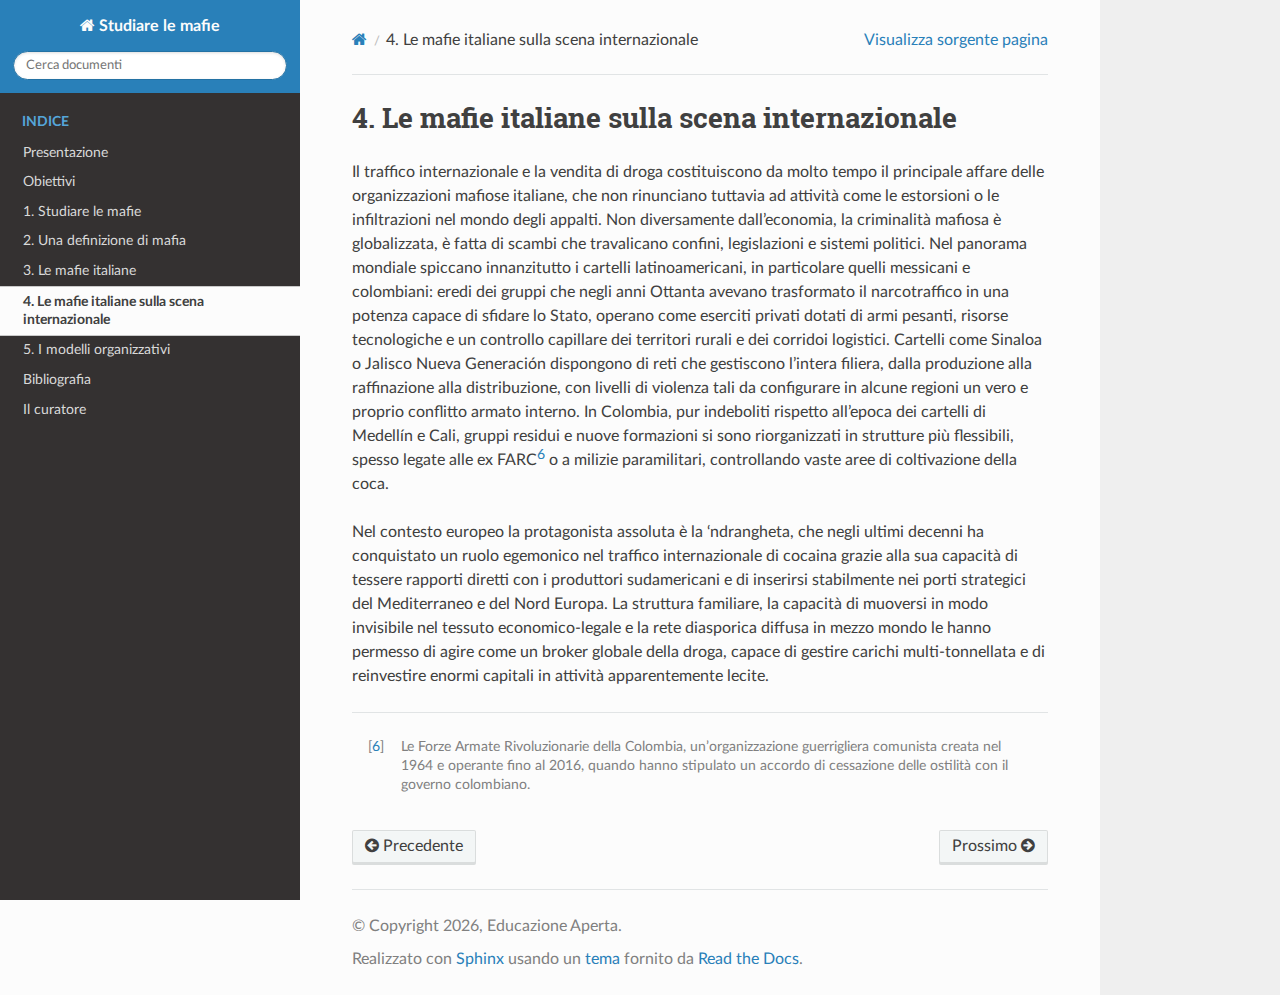
<file: _build/html/4_le_mafie_italiane_sulla_scena_internazionale.html>
<!DOCTYPE html>
<html class="writer-html5" lang="it" data-content_root="./">
<head>
  <meta charset="utf-8" /><meta name="viewport" content="width=device-width, initial-scale=1" />

  <meta name="viewport" content="width=device-width, initial-scale=1.0" />
  <title>4. Le mafie italiane sulla scena internazionale &mdash; Documentazione Studiare le mafie  </title>
      <link rel="stylesheet" type="text/css" href="_static/pygments.css?v=b86133f3" />
      <link rel="stylesheet" type="text/css" href="_static/css/theme.css?v=e59714d7" />

  
      <script src="_static/jquery.js?v=5d32c60e"></script>
      <script src="_static/_sphinx_javascript_frameworks_compat.js?v=2cd50e6c"></script>
      <script src="_static/documentation_options.js?v=3fd72285"></script>
      <script src="_static/doctools.js?v=9bcbadda"></script>
      <script src="_static/sphinx_highlight.js?v=dc90522c"></script>
      <script src="_static/translations.js?v=45930005"></script>
    <script src="_static/js/theme.js"></script>
    <link rel="index" title="Indice" href="genindex.html" />
    <link rel="search" title="Cerca" href="search.html" />
    <link rel="next" title="5. I modelli organizzativi" href="5_i_modelli_organizzativi.html" />
    <link rel="prev" title="3. Le mafie italiane" href="3_le_mafie_italiane.html" />
   
  <script async src="https://hypothes.is/embed.js"></script>

</head>

<body class="wy-body-for-nav"> 
  <div class="wy-grid-for-nav">
    <nav data-toggle="wy-nav-shift" class="wy-nav-side">
      <div class="wy-side-scroll">
        <div class="wy-side-nav-search" >

          
          
          <a href="index.html" class="icon icon-home">
            Studiare le mafie
          </a>
<div role="search">
  <form id="rtd-search-form" class="wy-form" action="search.html" method="get">
    <input type="text" name="q" placeholder="Cerca documenti" aria-label="Cerca documenti" />
    <input type="hidden" name="check_keywords" value="yes" />
    <input type="hidden" name="area" value="default" />
  </form>
</div>
        </div><div class="wy-menu wy-menu-vertical" data-spy="affix" role="navigation" aria-label="Menu di navigazione">
              <p class="caption" role="heading"><span class="caption-text">Indice</span></p>
<ul class="current">
<li class="toctree-l1"><a class="reference internal" href="presentazione.html">Presentazione</a></li>
<li class="toctree-l1"><a class="reference internal" href="obiettivi.html">Obiettivi</a></li>
<li class="toctree-l1"><a class="reference internal" href="1_studiare_le_mafie.html">1. Studiare le mafie</a></li>
<li class="toctree-l1"><a class="reference internal" href="2_una_definizione_di_mafia.html">2. Una definizione di mafia</a></li>
<li class="toctree-l1"><a class="reference internal" href="3_le_mafie_italiane.html">3. Le mafie italiane</a></li>
<li class="toctree-l1 current"><a class="current reference internal" href="#">4. Le mafie italiane sulla scena internazionale</a></li>
<li class="toctree-l1"><a class="reference internal" href="5_i_modelli_organizzativi.html">5. I modelli organizzativi</a></li>
<li class="toctree-l1"><a class="reference internal" href="bibliografia.html">Bibliografia</a></li>
<li class="toctree-l1"><a class="reference internal" href="il_curatore.html">Il curatore</a></li>
</ul>

        </div>
      </div>
    </nav>

    <section data-toggle="wy-nav-shift" class="wy-nav-content-wrap"><nav class="wy-nav-top" aria-label="Menu navigazione dispositivi mobili" >
          <i data-toggle="wy-nav-top" class="fa fa-bars"></i>
          <a href="index.html">Studiare le mafie</a>
      </nav>

      <div class="wy-nav-content">
        <div class="rst-content">
          <div role="navigation" aria-label="Naviga tra le pagine">
  <ul class="wy-breadcrumbs">
      <li><a href="index.html" class="icon icon-home" aria-label="Home"></a></li>
      <li class="breadcrumb-item active">4. Le mafie italiane sulla scena internazionale</li>
      <li class="wy-breadcrumbs-aside">
            <a href="_sources/4_le_mafie_italiane_sulla_scena_internazionale.md.txt" rel="nofollow"> Visualizza sorgente pagina</a>
      </li>
  </ul>
  <hr/>
</div>
          <div role="main" class="document" itemscope="itemscope" itemtype="http://schema.org/Article">
           <div itemprop="articleBody">
             
  <section id="le-mafie-italiane-sulla-scena-internazionale">
<h1>4. Le mafie italiane sulla scena internazionale<a class="headerlink" href="#le-mafie-italiane-sulla-scena-internazionale" title="Link to this heading"></a></h1>
<p>Il traffico internazionale e la vendita di droga costituiscono da molto tempo il principale affare delle organizzazioni mafiose italiane, che non rinunciano tuttavia ad attività come le estorsioni o le infiltrazioni nel mondo degli appalti. Non diversamente dall’economia, la criminalità mafiosa è globalizzata, è fatta di scambi che travalicano confini, legislazioni e sistemi politici. Nel panorama mondiale spiccano innanzitutto i cartelli latinoamericani, in particolare quelli messicani e colombiani: eredi dei gruppi che negli anni Ottanta avevano trasformato il narcotraffico in una potenza capace di sfidare lo Stato, operano come eserciti privati dotati di armi pesanti, risorse tecnologiche e un controllo capillare dei territori rurali e dei corridoi logistici. Cartelli come Sinaloa o Jalisco Nueva Generación dispongono di reti che gestiscono l’intera filiera, dalla produzione alla raffinazione alla distribuzione, con livelli di violenza tali da configurare in alcune regioni un vero e proprio conflitto armato interno. In Colombia, pur indeboliti rispetto all’epoca dei cartelli di Medellín e Cali, gruppi residui e nuove formazioni si sono riorganizzati in strutture più flessibili, spesso legate alle ex FARC<a class="footnote-reference brackets" href="#id2" id="id1" role="doc-noteref"><span class="fn-bracket">[</span>6<span class="fn-bracket">]</span></a> o a milizie paramilitari, controllando vaste aree di coltivazione della coca.</p>
<p>Nel contesto europeo la protagonista assoluta è la ‘ndrangheta, che negli ultimi decenni ha conquistato un ruolo egemonico nel traffico internazionale di cocaina grazie alla sua capacità di tessere rapporti diretti con i produttori sudamericani e di inserirsi stabilmente nei porti strategici del Mediterraneo e del Nord Europa. La struttura familiare, la capacità di muoversi in modo invisibile nel tessuto economico-legale e la rete diasporica diffusa in mezzo mondo le hanno permesso di agire come un broker globale della droga, capace di gestire carichi multi-tonnellata e di reinvestire enormi capitali in attività apparentemente lecite.</p>
</section>
<hr class="footnotes docutils" />
<aside class="footnote-list brackets">
<aside class="footnote brackets" id="id2" role="doc-footnote">
<span class="label"><span class="fn-bracket">[</span><a role="doc-backlink" href="#id1">6</a><span class="fn-bracket">]</span></span>
<p>Le Forze Armate Rivoluzionarie della Colombia, un’organizzazione guerrigliera comunista creata nel 1964 e operante fino al 2016, quando hanno stipulato un accordo di cessazione delle ostilità con il governo colombiano.</p>
</aside>
</aside>


           </div>
          </div>
          <footer><div class="rst-footer-buttons" role="navigation" aria-label="Piè di pagina">
        <a href="3_le_mafie_italiane.html" class="btn btn-neutral float-left" title="3. Le mafie italiane" accesskey="p" rel="prev"><span class="fa fa-arrow-circle-left" aria-hidden="true"></span> Precedente</a>
        <a href="5_i_modelli_organizzativi.html" class="btn btn-neutral float-right" title="5. I modelli organizzativi" accesskey="n" rel="next">Prossimo <span class="fa fa-arrow-circle-right" aria-hidden="true"></span></a>
    </div>

  <hr/>

  <div role="contentinfo">
    <p>&#169; Copyright 2026, Educazione Aperta.</p>
  </div>

  Realizzato con <a href="https://www.sphinx-doc.org/">Sphinx</a> usando un
    <a href="https://github.com/readthedocs/sphinx_rtd_theme">tema</a>
    fornito da <a href="https://readthedocs.org">Read the Docs</a>.
   

</footer>
        </div>
      </div>
    </section>
  </div>
  <script>
      jQuery(function () {
          SphinxRtdTheme.Navigation.enable(true);
      });
  </script> 

</body>
</html>
</file>
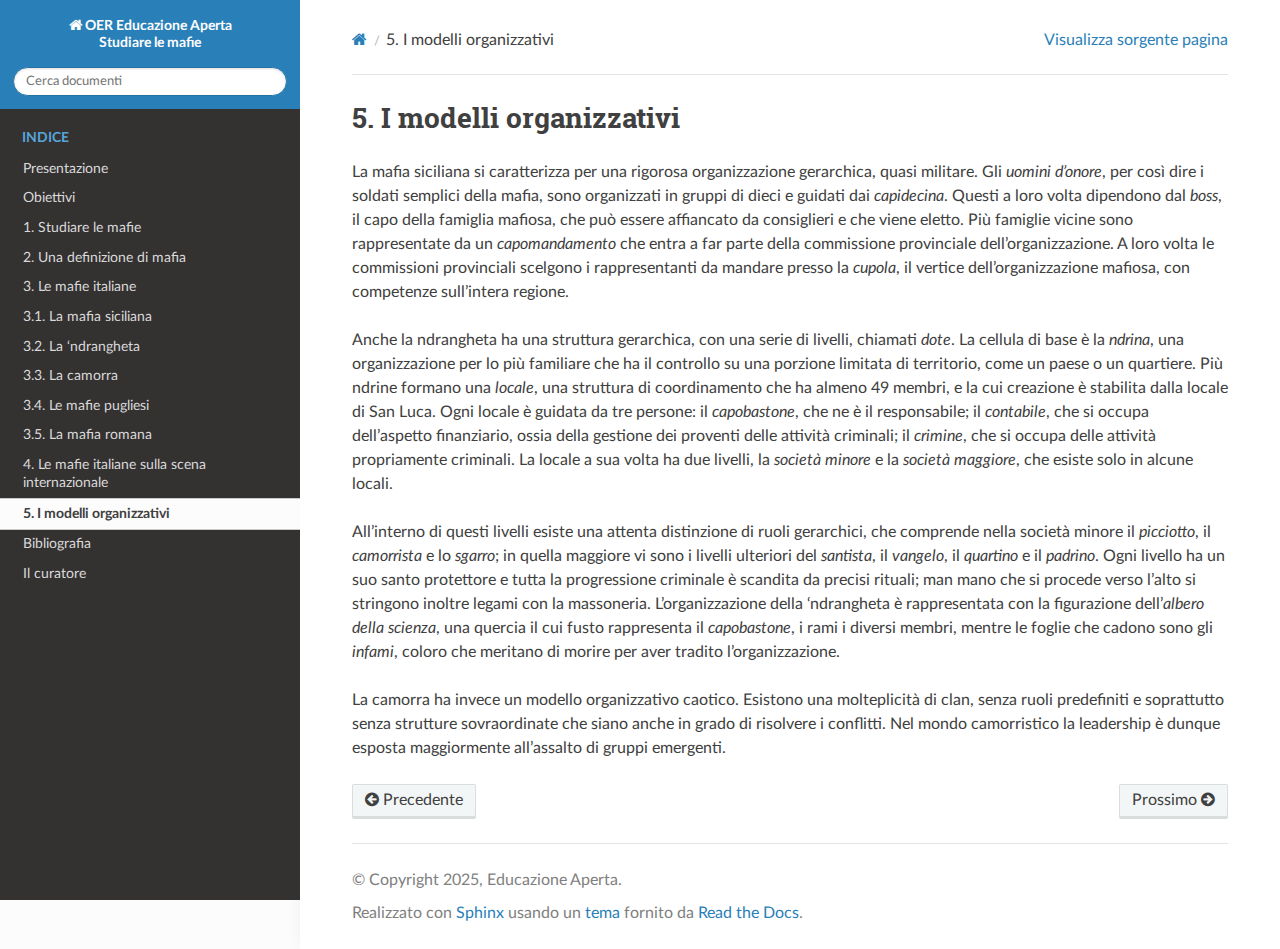
<file: _build/html/5_i_modelli_organizzativi.html>
<!DOCTYPE html>
<html class="writer-html5" lang="it" data-content_root="./">
<head>
  <meta charset="utf-8" /><meta name="viewport" content="width=device-width, initial-scale=1" />

  <meta name="viewport" content="width=device-width, initial-scale=1.0" />
  <title>5. I modelli organizzativi &mdash; Documentazione OER Educazione Aperta&lt;br&gt;Studiare le mafie  </title>
      <link rel="stylesheet" type="text/css" href="_static/pygments.css?v=b86133f3" />
      <link rel="stylesheet" type="text/css" href="_static/css/theme.css?v=e59714d7" />
      <link rel="stylesheet" type="text/css" href="_static/custom.css?v=d98fbdcc" />

  
      <script src="_static/jquery.js?v=5d32c60e"></script>
      <script src="_static/_sphinx_javascript_frameworks_compat.js?v=2cd50e6c"></script>
      <script src="_static/documentation_options.js?v=3fd72285"></script>
      <script src="_static/doctools.js?v=9bcbadda"></script>
      <script src="_static/sphinx_highlight.js?v=dc90522c"></script>
      <script src="_static/translations.js?v=45930005"></script>
    <script src="_static/js/theme.js"></script>
    <link rel="index" title="Indice" href="genindex.html" />
    <link rel="search" title="Cerca" href="search.html" />
    <link rel="next" title="Bibliografia" href="bibliografia.html" />
    <link rel="prev" title="4. Le mafie italiane sulla scena internazionale" href="4_le_mafie_italiane_sulla_scena_internazionale.html" />
   
  <script async src="https://hypothes.is/embed.js"></script>

</head>

<body class="wy-body-for-nav"> 
  <div class="wy-grid-for-nav">
    <nav data-toggle="wy-nav-shift" class="wy-nav-side">
      <div class="wy-side-scroll">
        <div class="wy-side-nav-search" >

          
          
          <a href="index.html" class="icon icon-home">
            OER Educazione Aperta<br>Studiare le mafie
          </a>
<div role="search">
  <form id="rtd-search-form" class="wy-form" action="search.html" method="get">
    <input type="text" name="q" placeholder="Cerca documenti" aria-label="Cerca documenti" />
    <input type="hidden" name="check_keywords" value="yes" />
    <input type="hidden" name="area" value="default" />
  </form>
</div>
        </div><div class="wy-menu wy-menu-vertical" data-spy="affix" role="navigation" aria-label="Menu di navigazione">
              <p class="caption" role="heading"><span class="caption-text">Indice</span></p>
<ul class="current">
<li class="toctree-l1"><a class="reference internal" href="presentazione.html">Presentazione</a></li>
<li class="toctree-l1"><a class="reference internal" href="obiettivi.html">Obiettivi</a></li>
<li class="toctree-l1"><a class="reference internal" href="1_studiare_le_mafie.html">1. Studiare le mafie</a></li>
<li class="toctree-l1"><a class="reference internal" href="2_una_definizione_di_mafia.html">2. Una definizione di mafia</a></li>
<li class="toctree-l1"><a class="reference internal" href="3_le_mafie_italiane.html">3. Le mafie italiane</a></li>
<li class="toctree-l1"><a class="reference internal" href="3_le_mafie_italiane.html#la-mafia-siciliana">3.1. La mafia siciliana</a></li>
<li class="toctree-l1"><a class="reference internal" href="3_le_mafie_italiane.html#la-ndrangheta">3.2. La ‘ndrangheta</a></li>
<li class="toctree-l1"><a class="reference internal" href="3_le_mafie_italiane.html#la-camorra">3.3. La camorra</a></li>
<li class="toctree-l1"><a class="reference internal" href="3_le_mafie_italiane.html#le-mafie-pugliesi">3.4. Le mafie pugliesi</a></li>
<li class="toctree-l1"><a class="reference internal" href="3_le_mafie_italiane.html#la-mafia-romana">3.5. La mafia romana</a></li>
<li class="toctree-l1"><a class="reference internal" href="4_le_mafie_italiane_sulla_scena_internazionale.html">4. Le mafie italiane sulla scena internazionale</a></li>
<li class="toctree-l1 current"><a class="current reference internal" href="#">5. I modelli organizzativi</a></li>
<li class="toctree-l1"><a class="reference internal" href="bibliografia.html">Bibliografia</a></li>
<li class="toctree-l1"><a class="reference internal" href="il_curatore.html">Il curatore</a></li>
</ul>

        </div>
      </div>
    </nav>

    <section data-toggle="wy-nav-shift" class="wy-nav-content-wrap"><nav class="wy-nav-top" aria-label="Menu navigazione dispositivi mobili" >
          <i data-toggle="wy-nav-top" class="fa fa-bars"></i>
          <a href="index.html">OER Educazione Aperta<br>Studiare le mafie</a>
      </nav>

      <div class="wy-nav-content">
        <div class="rst-content">
          <div role="navigation" aria-label="Naviga tra le pagine">
  <ul class="wy-breadcrumbs">
      <li><a href="index.html" class="icon icon-home" aria-label="Home"></a></li>
      <li class="breadcrumb-item active">5. I modelli organizzativi</li>
      <li class="wy-breadcrumbs-aside">
            <a href="_sources/5_i_modelli_organizzativi.md.txt" rel="nofollow"> Visualizza sorgente pagina</a>
      </li>
  </ul>
  <hr/>
</div>
          <div role="main" class="document" itemscope="itemscope" itemtype="http://schema.org/Article">
           <div itemprop="articleBody">
             
  <section id="i-modelli-organizzativi">
<h1>5. I modelli organizzativi<a class="headerlink" href="#i-modelli-organizzativi" title="Link to this heading"></a></h1>
<p>La mafia siciliana si caratterizza per una rigorosa organizzazione gerarchica, quasi militare. Gli <em>uomini d’onore</em>, per così dire i soldati semplici della mafia, sono organizzati in gruppi di dieci e guidati dai <em>capidecina</em>. Questi a loro volta dipendono dal <em>boss</em>, il capo della famiglia mafiosa, che può essere affiancato da consiglieri e che viene eletto. Più famiglie vicine sono rappresentate da un <em>capomandamento</em> che entra a far parte della commissione provinciale dell’organizzazione. A loro volta le commissioni provinciali scelgono i rappresentanti da mandare presso la <em>cupola</em>, il vertice dell’organizzazione mafiosa, con competenze sull’intera regione.</p>
<p>Anche la ndrangheta ha una struttura gerarchica, con una serie di livelli, chiamati <em>dote</em>. La cellula di base è la <em>ndrina</em>, una organizzazione per lo più familiare che ha il controllo su una porzione limitata di territorio, come un paese o un quartiere. Più ndrine formano una <em>locale</em>, una struttura di coordinamento che ha almeno 49 membri, e la cui creazione è stabilita dalla locale di San Luca. Ogni locale è guidata da tre persone: il <em>capobastone</em>, che ne è il responsabile; il <em>contabile</em>, che si occupa dell’aspetto finanziario, ossia della gestione dei proventi delle attività criminali; il <em>crimine</em>, che si occupa delle attività propriamente criminali. La locale a sua volta ha due livelli, la <em>società minore</em> e la <em>società maggiore</em>, che esiste solo in alcune locali.</p>
<p>All’interno di questi livelli esiste una attenta distinzione di ruoli gerarchici, che comprende nella società minore il <em>picciotto</em>, il <em>camorrista</em> e lo <em>sgarro</em>; in quella maggiore vi sono i livelli ulteriori del <em>santista</em>, il <em>vangelo</em>, il <em>quartino</em> e il <em>padrino</em>. Ogni livello ha un suo santo protettore e tutta la progressione criminale è scandita da precisi rituali; man mano che si procede verso l’alto si stringono inoltre legami con la massoneria. L’organizzazione della ‘ndrangheta è rappresentata con la figurazione dell’<em>albero della scienza</em>, una quercia il cui fusto rappresenta il <em>capobastone</em>, i rami i diversi membri, mentre le foglie che cadono sono gli <em>infami</em>, coloro che meritano di morire per aver tradito l’organizzazione.</p>
<p>La camorra ha invece un modello organizzativo caotico. Esistono una molteplicità di clan, senza ruoli predefiniti e soprattutto senza strutture sovraordinate che siano anche in grado di risolvere i conflitti. Nel mondo camorristico la leadership è dunque esposta maggiormente all’assalto di gruppi emergenti.</p>
</section>


           </div>
          </div>
          <footer><div class="rst-footer-buttons" role="navigation" aria-label="Piè di pagina">
        <a href="4_le_mafie_italiane_sulla_scena_internazionale.html" class="btn btn-neutral float-left" title="4. Le mafie italiane sulla scena internazionale" accesskey="p" rel="prev"><span class="fa fa-arrow-circle-left" aria-hidden="true"></span> Precedente</a>
        <a href="bibliografia.html" class="btn btn-neutral float-right" title="Bibliografia" accesskey="n" rel="next">Prossimo <span class="fa fa-arrow-circle-right" aria-hidden="true"></span></a>
    </div>

  <hr/>

  <div role="contentinfo">
    <p>&#169; Copyright 2025, Educazione Aperta.</p>
  </div>

  Realizzato con <a href="https://www.sphinx-doc.org/">Sphinx</a> usando un
    <a href="https://github.com/readthedocs/sphinx_rtd_theme">tema</a>
    fornito da <a href="https://readthedocs.org">Read the Docs</a>.
   

</footer>
        </div>
      </div>
    </section>
  </div>
  <script>
      jQuery(function () {
          SphinxRtdTheme.Navigation.enable(true);
      });
  </script> 

</body>
</html>
</file>
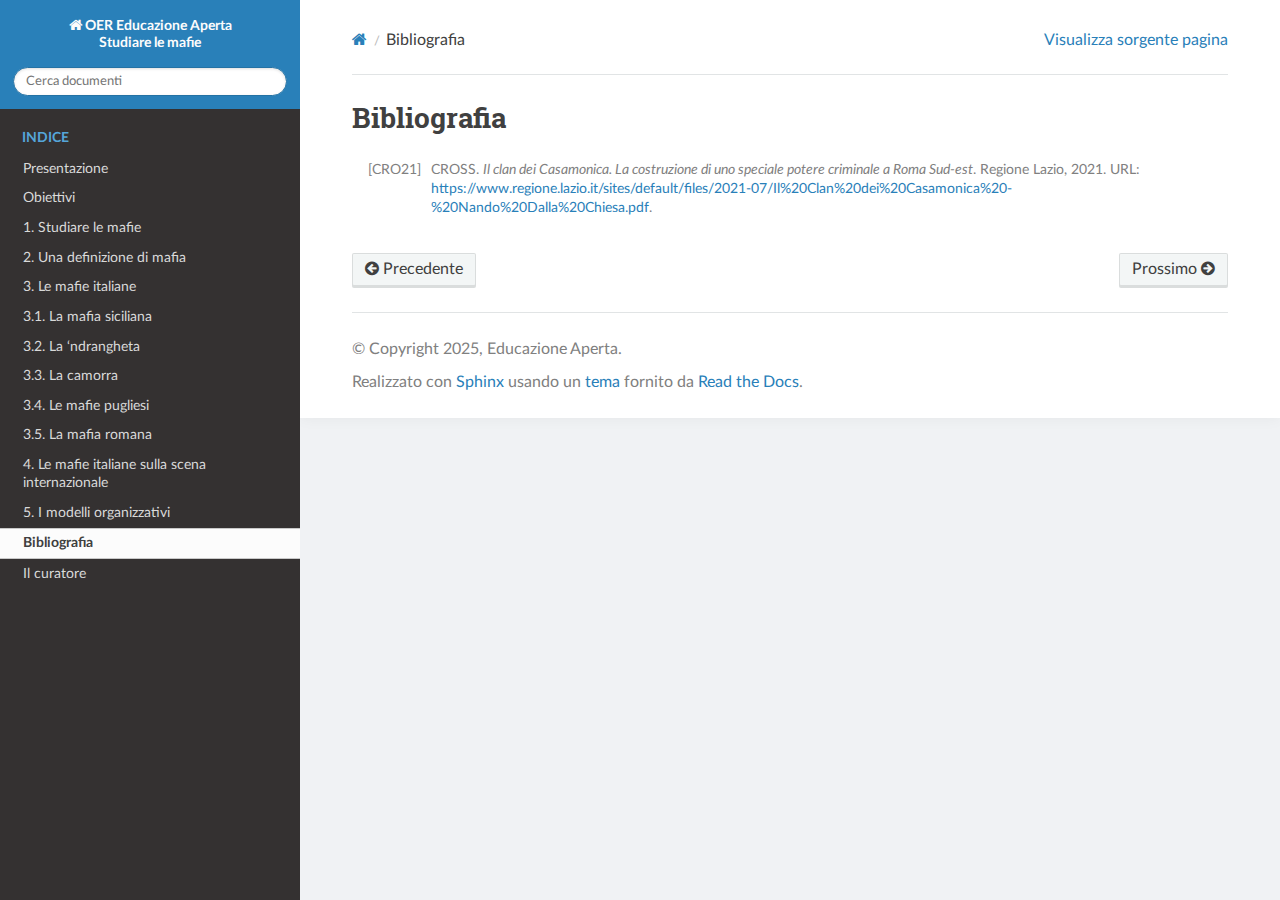
<file: _build/html/bibliografia.html>
<!DOCTYPE html>
<html class="writer-html5" lang="it" data-content_root="./">
<head>
  <meta charset="utf-8" /><meta name="viewport" content="width=device-width, initial-scale=1" />

  <meta name="viewport" content="width=device-width, initial-scale=1.0" />
  <title>Bibliografia &mdash; Documentazione OER Educazione Aperta&lt;br&gt;Studiare le mafie  </title>
      <link rel="stylesheet" type="text/css" href="_static/pygments.css?v=b86133f3" />
      <link rel="stylesheet" type="text/css" href="_static/css/theme.css?v=e59714d7" />
      <link rel="stylesheet" type="text/css" href="_static/custom.css?v=d98fbdcc" />

  
      <script src="_static/jquery.js?v=5d32c60e"></script>
      <script src="_static/_sphinx_javascript_frameworks_compat.js?v=2cd50e6c"></script>
      <script src="_static/documentation_options.js?v=3fd72285"></script>
      <script src="_static/doctools.js?v=9bcbadda"></script>
      <script src="_static/sphinx_highlight.js?v=dc90522c"></script>
      <script src="_static/translations.js?v=45930005"></script>
    <script src="_static/js/theme.js"></script>
    <link rel="index" title="Indice" href="genindex.html" />
    <link rel="search" title="Cerca" href="search.html" />
    <link rel="next" title="Il curatore" href="il_curatore.html" />
    <link rel="prev" title="5. I modelli organizzativi" href="5_i_modelli_organizzativi.html" />
   
  <script async src="https://hypothes.is/embed.js"></script>

</head>

<body class="wy-body-for-nav"> 
  <div class="wy-grid-for-nav">
    <nav data-toggle="wy-nav-shift" class="wy-nav-side">
      <div class="wy-side-scroll">
        <div class="wy-side-nav-search" >

          
          
          <a href="index.html" class="icon icon-home">
            OER Educazione Aperta<br>Studiare le mafie
          </a>
<div role="search">
  <form id="rtd-search-form" class="wy-form" action="search.html" method="get">
    <input type="text" name="q" placeholder="Cerca documenti" aria-label="Cerca documenti" />
    <input type="hidden" name="check_keywords" value="yes" />
    <input type="hidden" name="area" value="default" />
  </form>
</div>
        </div><div class="wy-menu wy-menu-vertical" data-spy="affix" role="navigation" aria-label="Menu di navigazione">
              <p class="caption" role="heading"><span class="caption-text">Indice</span></p>
<ul class="current">
<li class="toctree-l1"><a class="reference internal" href="presentazione.html">Presentazione</a></li>
<li class="toctree-l1"><a class="reference internal" href="obiettivi.html">Obiettivi</a></li>
<li class="toctree-l1"><a class="reference internal" href="1_studiare_le_mafie.html">1. Studiare le mafie</a></li>
<li class="toctree-l1"><a class="reference internal" href="2_una_definizione_di_mafia.html">2. Una definizione di mafia</a></li>
<li class="toctree-l1"><a class="reference internal" href="3_le_mafie_italiane.html">3. Le mafie italiane</a></li>
<li class="toctree-l1"><a class="reference internal" href="3_le_mafie_italiane.html#la-mafia-siciliana">3.1. La mafia siciliana</a></li>
<li class="toctree-l1"><a class="reference internal" href="3_le_mafie_italiane.html#la-ndrangheta">3.2. La ‘ndrangheta</a></li>
<li class="toctree-l1"><a class="reference internal" href="3_le_mafie_italiane.html#la-camorra">3.3. La camorra</a></li>
<li class="toctree-l1"><a class="reference internal" href="3_le_mafie_italiane.html#le-mafie-pugliesi">3.4. Le mafie pugliesi</a></li>
<li class="toctree-l1"><a class="reference internal" href="3_le_mafie_italiane.html#la-mafia-romana">3.5. La mafia romana</a></li>
<li class="toctree-l1"><a class="reference internal" href="4_le_mafie_italiane_sulla_scena_internazionale.html">4. Le mafie italiane sulla scena internazionale</a></li>
<li class="toctree-l1"><a class="reference internal" href="5_i_modelli_organizzativi.html">5. I modelli organizzativi</a></li>
<li class="toctree-l1 current"><a class="current reference internal" href="#">Bibliografia</a></li>
<li class="toctree-l1"><a class="reference internal" href="il_curatore.html">Il curatore</a></li>
</ul>

        </div>
      </div>
    </nav>

    <section data-toggle="wy-nav-shift" class="wy-nav-content-wrap"><nav class="wy-nav-top" aria-label="Menu navigazione dispositivi mobili" >
          <i data-toggle="wy-nav-top" class="fa fa-bars"></i>
          <a href="index.html">OER Educazione Aperta<br>Studiare le mafie</a>
      </nav>

      <div class="wy-nav-content">
        <div class="rst-content">
          <div role="navigation" aria-label="Naviga tra le pagine">
  <ul class="wy-breadcrumbs">
      <li><a href="index.html" class="icon icon-home" aria-label="Home"></a></li>
      <li class="breadcrumb-item active">Bibliografia</li>
      <li class="wy-breadcrumbs-aside">
            <a href="_sources/bibliografia.md.txt" rel="nofollow"> Visualizza sorgente pagina</a>
      </li>
  </ul>
  <hr/>
</div>
          <div role="main" class="document" itemscope="itemscope" itemtype="http://schema.org/Article">
           <div itemprop="articleBody">
             
  <section id="bibliografia">
<h1>Bibliografia<a class="headerlink" href="#bibliografia" title="Link to this heading"></a></h1>
<div class="docutils container" id="id1">
<div role="list" class="citation-list">
<div class="citation" id="id6" role="doc-biblioentry">
<span class="label"><span class="fn-bracket">[</span>CRO21<span class="fn-bracket">]</span></span>
<p>CROSS. <em>Il clan dei Casamonica. La costruzione di uno speciale potere criminale a Roma Sud-est</em>. Regione Lazio, 2021. URL: <a class="reference external" href="https://www.regione.lazio.it/sites/default/files/2021-07/Il%20Clan%20dei%20Casamonica%20-%20Nando%20Dalla%20Chiesa.pdf">https://www.regione.lazio.it/sites/default/files/2021-07/Il%20Clan%20dei%20Casamonica%20-%20Nando%20Dalla%20Chiesa.pdf</a>.</p>
</div>
</div>
</div>
</section>


           </div>
          </div>
          <footer><div class="rst-footer-buttons" role="navigation" aria-label="Piè di pagina">
        <a href="5_i_modelli_organizzativi.html" class="btn btn-neutral float-left" title="5. I modelli organizzativi" accesskey="p" rel="prev"><span class="fa fa-arrow-circle-left" aria-hidden="true"></span> Precedente</a>
        <a href="il_curatore.html" class="btn btn-neutral float-right" title="Il curatore" accesskey="n" rel="next">Prossimo <span class="fa fa-arrow-circle-right" aria-hidden="true"></span></a>
    </div>

  <hr/>

  <div role="contentinfo">
    <p>&#169; Copyright 2025, Educazione Aperta.</p>
  </div>

  Realizzato con <a href="https://www.sphinx-doc.org/">Sphinx</a> usando un
    <a href="https://github.com/readthedocs/sphinx_rtd_theme">tema</a>
    fornito da <a href="https://readthedocs.org">Read the Docs</a>.
   

</footer>
        </div>
      </div>
    </section>
  </div>
  <script>
      jQuery(function () {
          SphinxRtdTheme.Navigation.enable(true);
      });
  </script> 

</body>
</html>
</file>
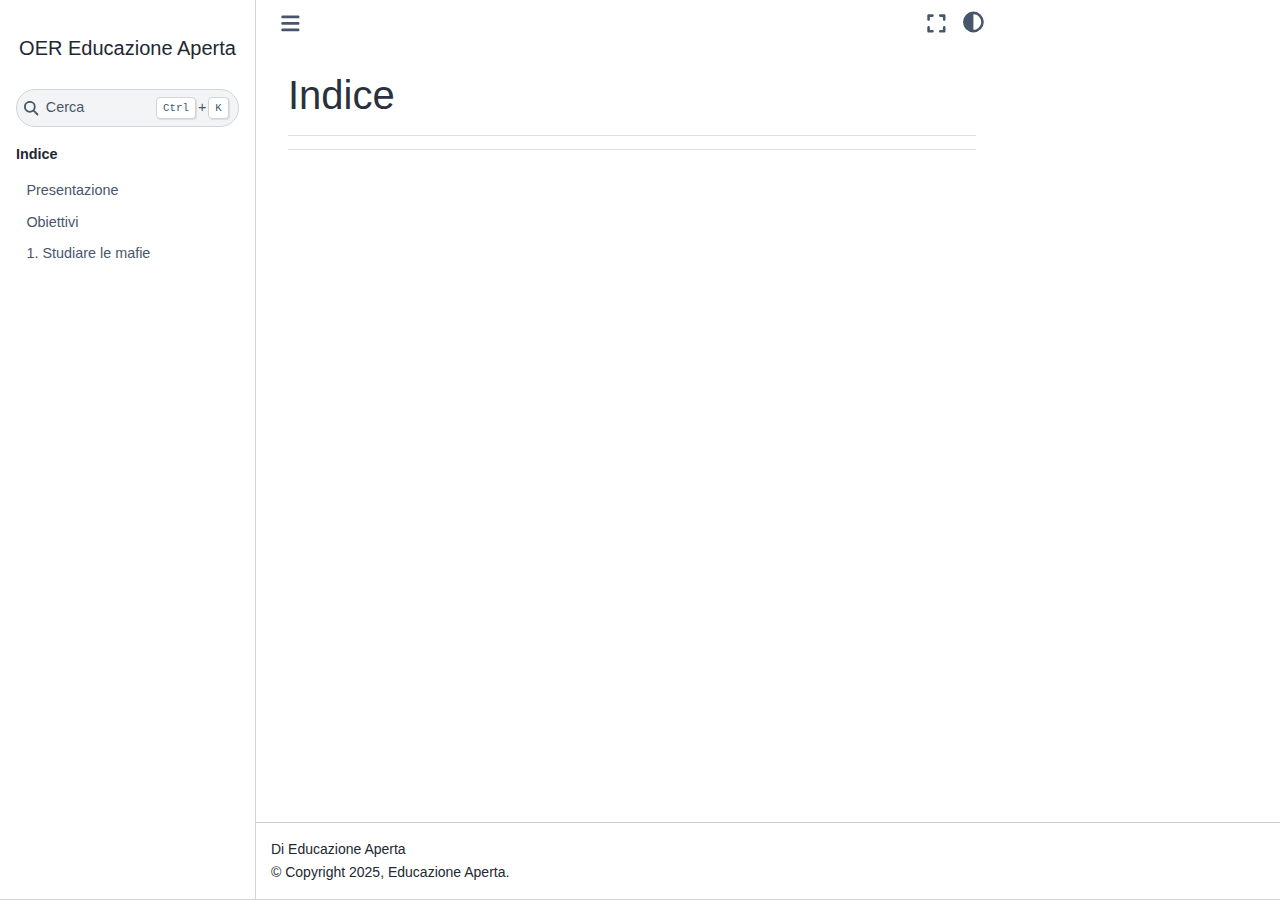
<file: _build/html/genindex.html>
<!DOCTYPE html>


<html lang="it" data-content_root="./" >

  <head>
    <meta charset="utf-8" />
    <meta name="viewport" content="width=device-width, initial-scale=1.0" />
    <title>Indice &#8212; OER Educazione Aperta</title>
  
  
  
  <script data-cfasync="false">
    document.documentElement.dataset.mode = localStorage.getItem("mode") || "";
    document.documentElement.dataset.theme = localStorage.getItem("theme") || "";
  </script>
  
  <!-- Loaded before other Sphinx assets -->
  <link href="_static/styles/theme.css?digest=dfe6caa3a7d634c4db9b" rel="stylesheet" />
<link href="_static/styles/bootstrap.css?digest=dfe6caa3a7d634c4db9b" rel="stylesheet" />
<link href="_static/styles/pydata-sphinx-theme.css?digest=dfe6caa3a7d634c4db9b" rel="stylesheet" />

  
  <link href="_static/vendor/fontawesome/6.5.2/css/all.min.css?digest=dfe6caa3a7d634c4db9b" rel="stylesheet" />
  <link rel="preload" as="font" type="font/woff2" crossorigin href="_static/vendor/fontawesome/6.5.2/webfonts/fa-solid-900.woff2" />
<link rel="preload" as="font" type="font/woff2" crossorigin href="_static/vendor/fontawesome/6.5.2/webfonts/fa-brands-400.woff2" />
<link rel="preload" as="font" type="font/woff2" crossorigin href="_static/vendor/fontawesome/6.5.2/webfonts/fa-regular-400.woff2" />

    <link rel="stylesheet" type="text/css" href="_static/pygments.css?v=8f2a1f02" />
    <link rel="stylesheet" type="text/css" href="_static/styles/sphinx-book-theme.css?v=eba8b062" />
  
  <!-- Pre-loaded scripts that we'll load fully later -->
  <link rel="preload" as="script" href="_static/scripts/bootstrap.js?digest=dfe6caa3a7d634c4db9b" />
<link rel="preload" as="script" href="_static/scripts/pydata-sphinx-theme.js?digest=dfe6caa3a7d634c4db9b" />
  <script src="_static/vendor/fontawesome/6.5.2/js/all.min.js?digest=dfe6caa3a7d634c4db9b"></script>

    <script src="_static/documentation_options.js?v=8d586cc4"></script>
    <script src="_static/doctools.js?v=9bcbadda"></script>
    <script src="_static/sphinx_highlight.js?v=dc90522c"></script>
    <script src="_static/scripts/sphinx-book-theme.js?v=887ef09a"></script>
    <script src="_static/translations.js?v=45930005"></script>
    <script>DOCUMENTATION_OPTIONS.pagename = 'genindex';</script>
    <link rel="index" title="Indice" href="#" />
    <link rel="search" title="Cerca" href="search.html" />
  <meta name="viewport" content="width=device-width, initial-scale=1"/>
  <meta name="docsearch:language" content="it"/>
  </head>
  
  
  <body data-bs-spy="scroll" data-bs-target=".bd-toc-nav" data-offset="180" data-bs-root-margin="0px 0px -60%" data-default-mode="">

  
  
  <div id="pst-skip-link" class="skip-link d-print-none"><a href="#main-content">Passa ai contenuti principali</a></div>
  
  <div id="pst-scroll-pixel-helper"></div>
  
  <button type="button" class="btn rounded-pill" id="pst-back-to-top">
    <i class="fa-solid fa-arrow-up"></i>Torna in alto</button>

  
  <input type="checkbox"
          class="sidebar-toggle"
          id="pst-primary-sidebar-checkbox"/>
  <label class="overlay overlay-primary" for="pst-primary-sidebar-checkbox"></label>
  
  <input type="checkbox"
          class="sidebar-toggle"
          id="pst-secondary-sidebar-checkbox"/>
  <label class="overlay overlay-secondary" for="pst-secondary-sidebar-checkbox"></label>
  
  <div class="search-button__wrapper">
    <div class="search-button__overlay"></div>
    <div class="search-button__search-container">
<form class="bd-search d-flex align-items-center"
      action="search.html"
      method="get">
  <i class="fa-solid fa-magnifying-glass"></i>
  <input type="search"
         class="form-control"
         name="q"
         id="search-input"
         placeholder="Search..."
         aria-label="Search..."
         autocomplete="off"
         autocorrect="off"
         autocapitalize="off"
         spellcheck="false"/>
  <span class="search-button__kbd-shortcut"><kbd class="kbd-shortcut__modifier">Ctrl</kbd>+<kbd>K</kbd></span>
</form></div>
  </div>

  <div class="pst-async-banner-revealer d-none">
  <aside id="bd-header-version-warning" class="d-none d-print-none" aria-label="Avvertimento sulla versione"></aside>
</div>

  
    <header class="bd-header navbar navbar-expand-lg bd-navbar d-print-none">
    </header>
  

  <div class="bd-container">
    <div class="bd-container__inner bd-page-width">
      
      
      
        
      
      <div class="bd-sidebar-primary bd-sidebar">
        

  
  <div class="sidebar-header-items sidebar-primary__section">
    
    
    
    
  </div>
  
    <div class="sidebar-primary-items__start sidebar-primary__section">
        <div class="sidebar-primary-item">

  
    
  

<a class="navbar-brand logo" href="index.html">
  
  
  
  
  
  
    <p class="title logo__title">OER Educazione Aperta</p>
  
</a></div>
        <div class="sidebar-primary-item">

 <script>
 document.write(`
   <button class="btn search-button-field search-button__button" title="Cerca" aria-label="Cerca" data-bs-placement="bottom" data-bs-toggle="tooltip">
    <i class="fa-solid fa-magnifying-glass"></i>
    <span class="search-button__default-text">Cerca</span>
    <span class="search-button__kbd-shortcut"><kbd class="kbd-shortcut__modifier">Ctrl</kbd>+<kbd class="kbd-shortcut__modifier">K</kbd></span>
   </button>
 `);
 </script></div>
        <div class="sidebar-primary-item"><nav class="bd-links bd-docs-nav" aria-label="Main">
    <div class="bd-toc-item navbar-nav active">
        <p aria-level="2" class="caption" role="heading"><span class="caption-text">Indice</span></p>
<ul class="nav bd-sidenav">
<li class="toctree-l1"><a class="reference internal" href="presentazione.html">Presentazione</a></li>
<li class="toctree-l1"><a class="reference internal" href="obiettivi.html">Obiettivi</a></li>
<li class="toctree-l1"><a class="reference internal" href="1_studiare_le_mafie.html">1. Studiare le mafie</a></li>
</ul>

    </div>
</nav></div>
    </div>
  
  
  <div class="sidebar-primary-items__end sidebar-primary__section">
  </div>
  
  <div id="rtd-footer-container"></div>


      </div>
      
      <main id="main-content" class="bd-main" role="main">
        
        

<div class="sbt-scroll-pixel-helper"></div>

          <div class="bd-content">
            <div class="bd-article-container">
              
              <div class="bd-header-article d-print-none">
<div class="header-article-items header-article__inner">
  
    <div class="header-article-items__start">
      
        <div class="header-article-item"><button class="sidebar-toggle primary-toggle btn btn-sm" title="Toggle primary sidebar" data-bs-placement="bottom" data-bs-toggle="tooltip">
  <span class="fa-solid fa-bars"></span>
</button></div>
      
    </div>
  
  
    <div class="header-article-items__end">
      
        <div class="header-article-item">

<div class="article-header-buttons">



<button onclick="toggleFullScreen()"
  class="btn btn-sm btn-fullscreen-button"
  title="Modalità schermo intero"
  data-bs-placement="bottom" data-bs-toggle="tooltip"
>
  

<span class="btn__icon-container">
  <i class="fas fa-expand"></i>
  </span>

</button>



<script>
document.write(`
  <button class="btn btn-sm nav-link pst-navbar-icon theme-switch-button" title="chiaro/scuro" aria-label="chiaro/scuro" data-bs-placement="bottom" data-bs-toggle="tooltip">
    <i class="theme-switch fa-solid fa-sun fa-lg" data-mode="light"></i>
    <i class="theme-switch fa-solid fa-moon fa-lg" data-mode="dark"></i>
    <i class="theme-switch fa-solid fa-circle-half-stroke fa-lg" data-mode="auto"></i>
  </button>
`);
</script>


<script>
document.write(`
  <button class="btn btn-sm pst-navbar-icon search-button search-button__button" title="Cerca" aria-label="Cerca" data-bs-placement="bottom" data-bs-toggle="tooltip">
    <i class="fa-solid fa-magnifying-glass fa-lg"></i>
  </button>
`);
</script>

</div></div>
      
    </div>
  
</div>
</div>
              
              

<div id="jb-print-docs-body" class="onlyprint">
    <h1></h1>
    <!-- Table of contents -->
    <div id="print-main-content">
        <div id="jb-print-toc">
            
        </div>
    </div>
</div>

              
                
<div id="searchbox"></div>
                <article class="bd-article">
                  

<h1 id="index">Indice</h1>

<div class="genindex-jumpbox">
 
</div>


                </article>
              

              
              
              
              
                <footer class="prev-next-footer d-print-none">
                  
<div class="prev-next-area">
</div>
                </footer>
              
            </div>
            
            
              
            
          </div>
          <footer class="bd-footer-content">
            
<div class="bd-footer-content__inner container">
  
  <div class="footer-item">
    
<p class="component-author">
Di Educazione Aperta
</p>

  </div>
  
  <div class="footer-item">
    

  <p class="copyright">
    
      © Copyright 2025, Educazione Aperta.
      <br/>
    
  </p>

  </div>
  
  <div class="footer-item">
    
  </div>
  
  <div class="footer-item">
    
  </div>
  
</div>
          </footer>
        

      </main>
    </div>
  </div>
  
  <!-- Scripts loaded after <body> so the DOM is not blocked -->
  <script src="_static/scripts/bootstrap.js?digest=dfe6caa3a7d634c4db9b"></script>
<script src="_static/scripts/pydata-sphinx-theme.js?digest=dfe6caa3a7d634c4db9b"></script>

  <footer class="bd-footer">
  </footer>
  </body>
</html>
</file>
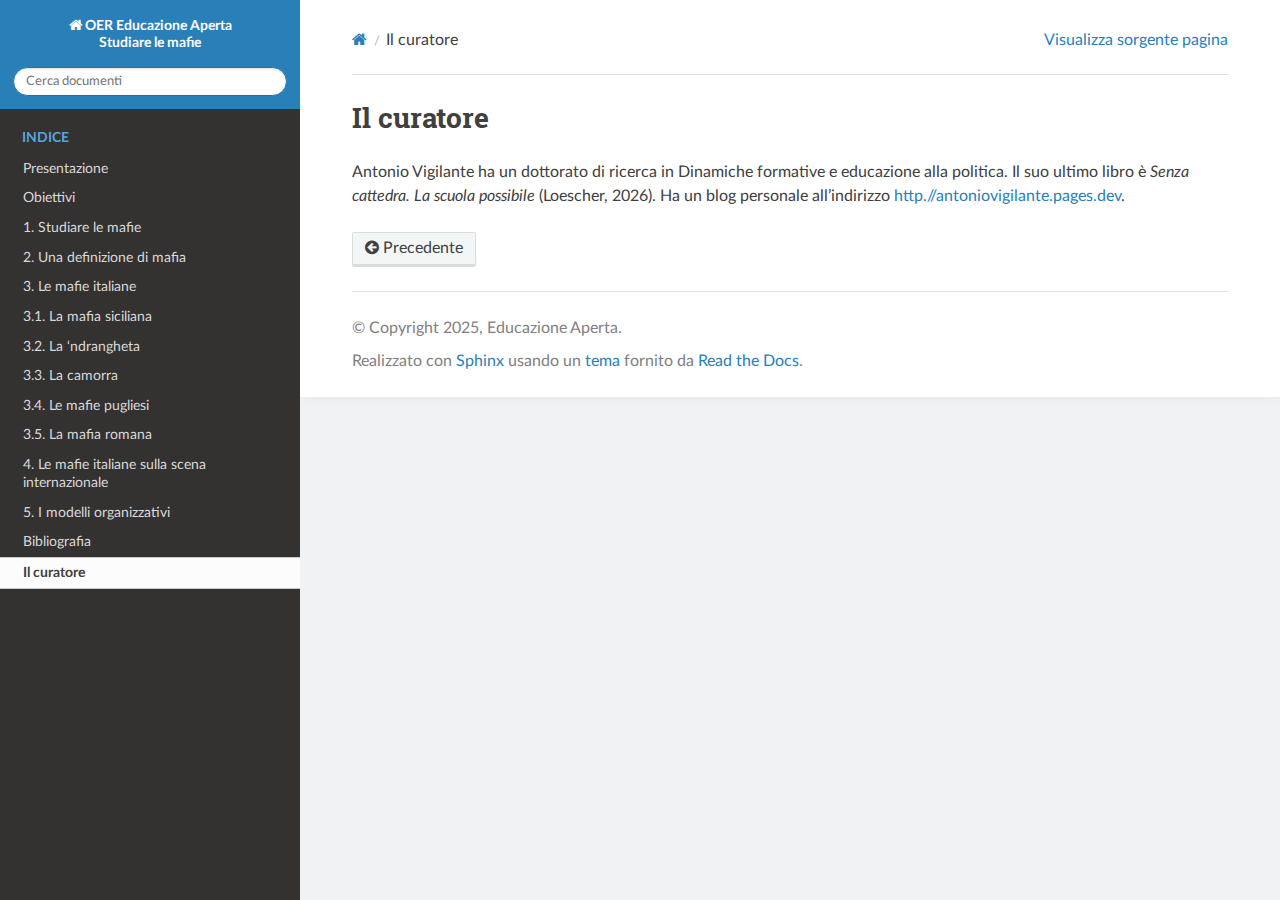
<file: _build/html/il_curatore.html>
<!DOCTYPE html>
<html class="writer-html5" lang="it" data-content_root="./">
<head>
  <meta charset="utf-8" /><meta name="viewport" content="width=device-width, initial-scale=1" />

  <meta name="viewport" content="width=device-width, initial-scale=1.0" />
  <title>Il curatore &mdash; Documentazione OER Educazione Aperta&lt;br&gt;Studiare le mafie  </title>
      <link rel="stylesheet" type="text/css" href="_static/pygments.css?v=b86133f3" />
      <link rel="stylesheet" type="text/css" href="_static/css/theme.css?v=e59714d7" />
      <link rel="stylesheet" type="text/css" href="_static/custom.css?v=d98fbdcc" />

  
      <script src="_static/jquery.js?v=5d32c60e"></script>
      <script src="_static/_sphinx_javascript_frameworks_compat.js?v=2cd50e6c"></script>
      <script src="_static/documentation_options.js?v=3fd72285"></script>
      <script src="_static/doctools.js?v=9bcbadda"></script>
      <script src="_static/sphinx_highlight.js?v=dc90522c"></script>
      <script src="_static/translations.js?v=45930005"></script>
    <script src="_static/js/theme.js"></script>
    <link rel="index" title="Indice" href="genindex.html" />
    <link rel="search" title="Cerca" href="search.html" />
    <link rel="prev" title="Bibliografia" href="bibliografia.html" />
   
  <script async src="https://hypothes.is/embed.js"></script>

</head>

<body class="wy-body-for-nav"> 
  <div class="wy-grid-for-nav">
    <nav data-toggle="wy-nav-shift" class="wy-nav-side">
      <div class="wy-side-scroll">
        <div class="wy-side-nav-search" >

          
          
          <a href="index.html" class="icon icon-home">
            OER Educazione Aperta<br>Studiare le mafie
          </a>
<div role="search">
  <form id="rtd-search-form" class="wy-form" action="search.html" method="get">
    <input type="text" name="q" placeholder="Cerca documenti" aria-label="Cerca documenti" />
    <input type="hidden" name="check_keywords" value="yes" />
    <input type="hidden" name="area" value="default" />
  </form>
</div>
        </div><div class="wy-menu wy-menu-vertical" data-spy="affix" role="navigation" aria-label="Menu di navigazione">
              <p class="caption" role="heading"><span class="caption-text">Indice</span></p>
<ul class="current">
<li class="toctree-l1"><a class="reference internal" href="presentazione.html">Presentazione</a></li>
<li class="toctree-l1"><a class="reference internal" href="obiettivi.html">Obiettivi</a></li>
<li class="toctree-l1"><a class="reference internal" href="1_studiare_le_mafie.html">1. Studiare le mafie</a></li>
<li class="toctree-l1"><a class="reference internal" href="2_una_definizione_di_mafia.html">2. Una definizione di mafia</a></li>
<li class="toctree-l1"><a class="reference internal" href="3_le_mafie_italiane.html">3. Le mafie italiane</a></li>
<li class="toctree-l1"><a class="reference internal" href="3_le_mafie_italiane.html#la-mafia-siciliana">3.1. La mafia siciliana</a></li>
<li class="toctree-l1"><a class="reference internal" href="3_le_mafie_italiane.html#la-ndrangheta">3.2. La ‘ndrangheta</a></li>
<li class="toctree-l1"><a class="reference internal" href="3_le_mafie_italiane.html#la-camorra">3.3. La camorra</a></li>
<li class="toctree-l1"><a class="reference internal" href="3_le_mafie_italiane.html#le-mafie-pugliesi">3.4. Le mafie pugliesi</a></li>
<li class="toctree-l1"><a class="reference internal" href="3_le_mafie_italiane.html#la-mafia-romana">3.5. La mafia romana</a></li>
<li class="toctree-l1"><a class="reference internal" href="4_le_mafie_italiane_sulla_scena_internazionale.html">4. Le mafie italiane sulla scena internazionale</a></li>
<li class="toctree-l1"><a class="reference internal" href="5_i_modelli_organizzativi.html">5. I modelli organizzativi</a></li>
<li class="toctree-l1"><a class="reference internal" href="bibliografia.html">Bibliografia</a></li>
<li class="toctree-l1 current"><a class="current reference internal" href="#">Il curatore</a></li>
</ul>

        </div>
      </div>
    </nav>

    <section data-toggle="wy-nav-shift" class="wy-nav-content-wrap"><nav class="wy-nav-top" aria-label="Menu navigazione dispositivi mobili" >
          <i data-toggle="wy-nav-top" class="fa fa-bars"></i>
          <a href="index.html">OER Educazione Aperta<br>Studiare le mafie</a>
      </nav>

      <div class="wy-nav-content">
        <div class="rst-content">
          <div role="navigation" aria-label="Naviga tra le pagine">
  <ul class="wy-breadcrumbs">
      <li><a href="index.html" class="icon icon-home" aria-label="Home"></a></li>
      <li class="breadcrumb-item active">Il curatore</li>
      <li class="wy-breadcrumbs-aside">
            <a href="_sources/il_curatore.md.txt" rel="nofollow"> Visualizza sorgente pagina</a>
      </li>
  </ul>
  <hr/>
</div>
          <div role="main" class="document" itemscope="itemscope" itemtype="http://schema.org/Article">
           <div itemprop="articleBody">
             
  <section id="il-curatore">
<h1>Il curatore<a class="headerlink" href="#il-curatore" title="Link to this heading"></a></h1>
<p>Antonio Vigilante ha un dottorato di ricerca in Dinamiche formative e educazione alla politica. Il suo ultimo libro è <em>Senza cattedra. La scuola possibile</em> (Loescher, 2026). Ha un blog personale all’indirizzo <a class="reference internal" href="#antoniovigilante.pages.dev"><span class="xref myst">http.//antoniovigilante.pages.dev</span></a>.</p>
</section>


           </div>
          </div>
          <footer><div class="rst-footer-buttons" role="navigation" aria-label="Piè di pagina">
        <a href="bibliografia.html" class="btn btn-neutral float-left" title="Bibliografia" accesskey="p" rel="prev"><span class="fa fa-arrow-circle-left" aria-hidden="true"></span> Precedente</a>
    </div>

  <hr/>

  <div role="contentinfo">
    <p>&#169; Copyright 2025, Educazione Aperta.</p>
  </div>

  Realizzato con <a href="https://www.sphinx-doc.org/">Sphinx</a> usando un
    <a href="https://github.com/readthedocs/sphinx_rtd_theme">tema</a>
    fornito da <a href="https://readthedocs.org">Read the Docs</a>.
   

</footer>
        </div>
      </div>
    </section>
  </div>
  <script>
      jQuery(function () {
          SphinxRtdTheme.Navigation.enable(true);
      });
  </script> 

</body>
</html>
</file>
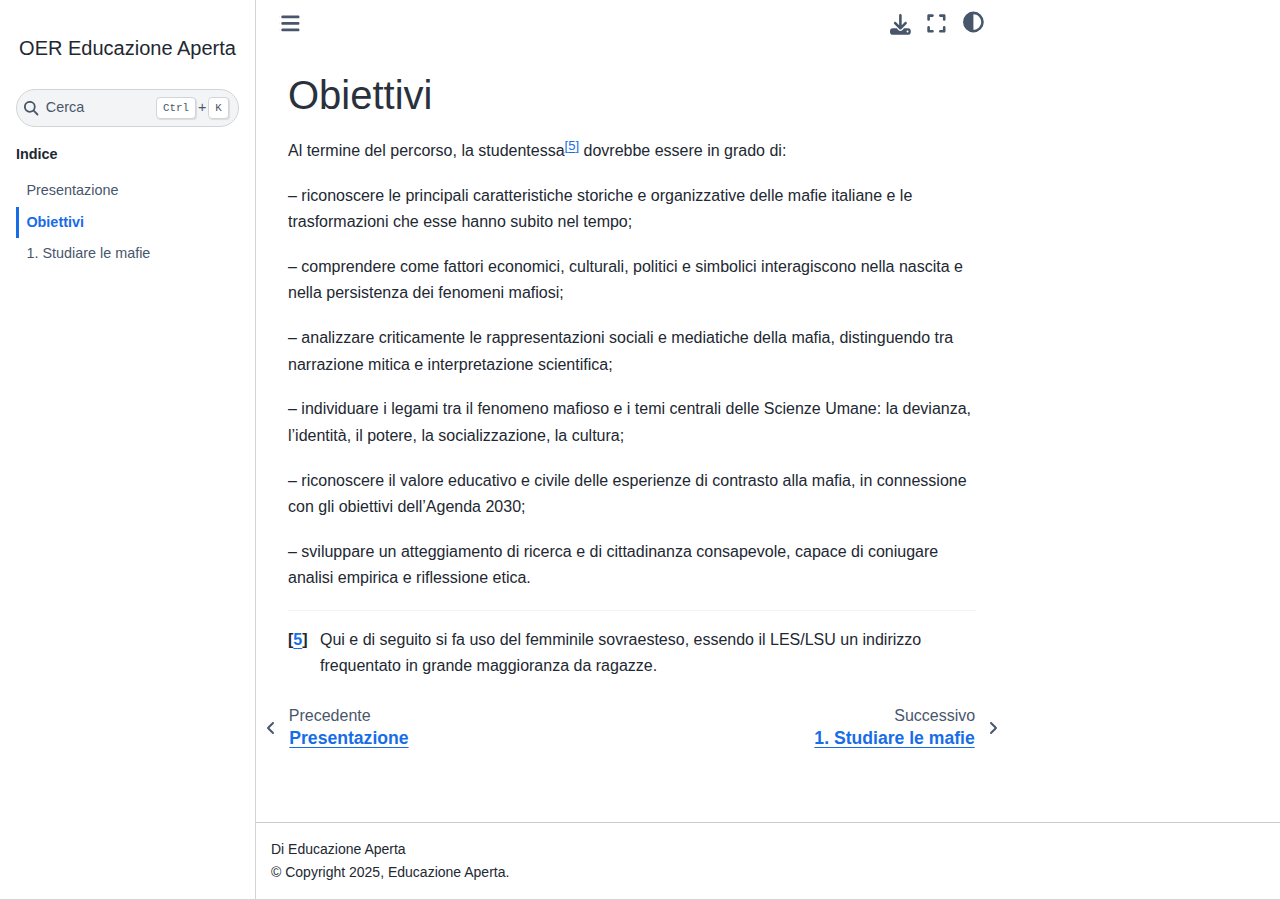
<file: _build/html/obiettivi.html>
<!DOCTYPE html>


<html lang="it" data-content_root="./" >

  <head>
    <meta charset="utf-8" />
    <meta name="viewport" content="width=device-width, initial-scale=1.0" /><meta name="viewport" content="width=device-width, initial-scale=1" />

    <title>Obiettivi &#8212; OER Educazione Aperta</title>
  
  
  
  <script data-cfasync="false">
    document.documentElement.dataset.mode = localStorage.getItem("mode") || "";
    document.documentElement.dataset.theme = localStorage.getItem("theme") || "";
  </script>
  
  <!-- Loaded before other Sphinx assets -->
  <link href="_static/styles/theme.css?digest=dfe6caa3a7d634c4db9b" rel="stylesheet" />
<link href="_static/styles/bootstrap.css?digest=dfe6caa3a7d634c4db9b" rel="stylesheet" />
<link href="_static/styles/pydata-sphinx-theme.css?digest=dfe6caa3a7d634c4db9b" rel="stylesheet" />

  
  <link href="_static/vendor/fontawesome/6.5.2/css/all.min.css?digest=dfe6caa3a7d634c4db9b" rel="stylesheet" />
  <link rel="preload" as="font" type="font/woff2" crossorigin href="_static/vendor/fontawesome/6.5.2/webfonts/fa-solid-900.woff2" />
<link rel="preload" as="font" type="font/woff2" crossorigin href="_static/vendor/fontawesome/6.5.2/webfonts/fa-brands-400.woff2" />
<link rel="preload" as="font" type="font/woff2" crossorigin href="_static/vendor/fontawesome/6.5.2/webfonts/fa-regular-400.woff2" />

    <link rel="stylesheet" type="text/css" href="_static/pygments.css?v=8f2a1f02" />
    <link rel="stylesheet" type="text/css" href="_static/styles/sphinx-book-theme.css?v=eba8b062" />
  
  <!-- Pre-loaded scripts that we'll load fully later -->
  <link rel="preload" as="script" href="_static/scripts/bootstrap.js?digest=dfe6caa3a7d634c4db9b" />
<link rel="preload" as="script" href="_static/scripts/pydata-sphinx-theme.js?digest=dfe6caa3a7d634c4db9b" />
  <script src="_static/vendor/fontawesome/6.5.2/js/all.min.js?digest=dfe6caa3a7d634c4db9b"></script>

    <script src="_static/documentation_options.js?v=8d586cc4"></script>
    <script src="_static/doctools.js?v=9bcbadda"></script>
    <script src="_static/sphinx_highlight.js?v=dc90522c"></script>
    <script src="_static/scripts/sphinx-book-theme.js?v=887ef09a"></script>
    <script src="_static/translations.js?v=45930005"></script>
    <script>DOCUMENTATION_OPTIONS.pagename = 'obiettivi';</script>
    <link rel="index" title="Indice" href="genindex.html" />
    <link rel="search" title="Cerca" href="search.html" />
    <link rel="next" title="1. Studiare le mafie" href="1_studiare_le_mafie.html" />
    <link rel="prev" title="Presentazione" href="presentazione.html" />
  <meta name="viewport" content="width=device-width, initial-scale=1"/>
  <meta name="docsearch:language" content="it"/>
  </head>
  
  
  <body data-bs-spy="scroll" data-bs-target=".bd-toc-nav" data-offset="180" data-bs-root-margin="0px 0px -60%" data-default-mode="">

  
  
  <div id="pst-skip-link" class="skip-link d-print-none"><a href="#main-content">Passa ai contenuti principali</a></div>
  
  <div id="pst-scroll-pixel-helper"></div>
  
  <button type="button" class="btn rounded-pill" id="pst-back-to-top">
    <i class="fa-solid fa-arrow-up"></i>Torna in alto</button>

  
  <input type="checkbox"
          class="sidebar-toggle"
          id="pst-primary-sidebar-checkbox"/>
  <label class="overlay overlay-primary" for="pst-primary-sidebar-checkbox"></label>
  
  <input type="checkbox"
          class="sidebar-toggle"
          id="pst-secondary-sidebar-checkbox"/>
  <label class="overlay overlay-secondary" for="pst-secondary-sidebar-checkbox"></label>
  
  <div class="search-button__wrapper">
    <div class="search-button__overlay"></div>
    <div class="search-button__search-container">
<form class="bd-search d-flex align-items-center"
      action="search.html"
      method="get">
  <i class="fa-solid fa-magnifying-glass"></i>
  <input type="search"
         class="form-control"
         name="q"
         id="search-input"
         placeholder="Search..."
         aria-label="Search..."
         autocomplete="off"
         autocorrect="off"
         autocapitalize="off"
         spellcheck="false"/>
  <span class="search-button__kbd-shortcut"><kbd class="kbd-shortcut__modifier">Ctrl</kbd>+<kbd>K</kbd></span>
</form></div>
  </div>

  <div class="pst-async-banner-revealer d-none">
  <aside id="bd-header-version-warning" class="d-none d-print-none" aria-label="Avvertimento sulla versione"></aside>
</div>

  
    <header class="bd-header navbar navbar-expand-lg bd-navbar d-print-none">
    </header>
  

  <div class="bd-container">
    <div class="bd-container__inner bd-page-width">
      
      
      
      <div class="bd-sidebar-primary bd-sidebar">
        

  
  <div class="sidebar-header-items sidebar-primary__section">
    
    
    
    
  </div>
  
    <div class="sidebar-primary-items__start sidebar-primary__section">
        <div class="sidebar-primary-item">

  
    
  

<a class="navbar-brand logo" href="index.html">
  
  
  
  
  
  
    <p class="title logo__title">OER Educazione Aperta</p>
  
</a></div>
        <div class="sidebar-primary-item">

 <script>
 document.write(`
   <button class="btn search-button-field search-button__button" title="Cerca" aria-label="Cerca" data-bs-placement="bottom" data-bs-toggle="tooltip">
    <i class="fa-solid fa-magnifying-glass"></i>
    <span class="search-button__default-text">Cerca</span>
    <span class="search-button__kbd-shortcut"><kbd class="kbd-shortcut__modifier">Ctrl</kbd>+<kbd class="kbd-shortcut__modifier">K</kbd></span>
   </button>
 `);
 </script></div>
        <div class="sidebar-primary-item"><nav class="bd-links bd-docs-nav" aria-label="Main">
    <div class="bd-toc-item navbar-nav active">
        <p aria-level="2" class="caption" role="heading"><span class="caption-text">Indice</span></p>
<ul class="current nav bd-sidenav">
<li class="toctree-l1"><a class="reference internal" href="presentazione.html">Presentazione</a></li>
<li class="toctree-l1 current active"><a class="current reference internal" href="#">Obiettivi</a></li>
<li class="toctree-l1"><a class="reference internal" href="1_studiare_le_mafie.html">1. Studiare le mafie</a></li>
</ul>

    </div>
</nav></div>
    </div>
  
  
  <div class="sidebar-primary-items__end sidebar-primary__section">
  </div>
  
  <div id="rtd-footer-container"></div>


      </div>
      
      <main id="main-content" class="bd-main" role="main">
        
        

<div class="sbt-scroll-pixel-helper"></div>

          <div class="bd-content">
            <div class="bd-article-container">
              
              <div class="bd-header-article d-print-none">
<div class="header-article-items header-article__inner">
  
    <div class="header-article-items__start">
      
        <div class="header-article-item"><button class="sidebar-toggle primary-toggle btn btn-sm" title="Toggle primary sidebar" data-bs-placement="bottom" data-bs-toggle="tooltip">
  <span class="fa-solid fa-bars"></span>
</button></div>
      
    </div>
  
  
    <div class="header-article-items__end">
      
        <div class="header-article-item">

<div class="article-header-buttons">





<div class="dropdown dropdown-download-buttons">
  <button class="btn dropdown-toggle" type="button" data-bs-toggle="dropdown" aria-expanded="false" aria-label="Scarica questa pagina">
    <i class="fas fa-download"></i>
  </button>
  <ul class="dropdown-menu">
      
      
      
      <li><a href="_sources/obiettivi.md" target="_blank"
   class="btn btn-sm btn-download-source-button dropdown-item"
   title="Scarica il file sorgente"
   data-bs-placement="left" data-bs-toggle="tooltip"
>
  

<span class="btn__icon-container">
  <i class="fas fa-file"></i>
  </span>
<span class="btn__text-container">.md</span>
</a>
</li>
      
      
      
      
      <li>
<button onclick="window.print()"
  class="btn btn-sm btn-download-pdf-button dropdown-item"
  title="Stampa in PDF"
  data-bs-placement="left" data-bs-toggle="tooltip"
>
  

<span class="btn__icon-container">
  <i class="fas fa-file-pdf"></i>
  </span>
<span class="btn__text-container">.pdf</span>
</button>
</li>
      
  </ul>
</div>




<button onclick="toggleFullScreen()"
  class="btn btn-sm btn-fullscreen-button"
  title="Modalità schermo intero"
  data-bs-placement="bottom" data-bs-toggle="tooltip"
>
  

<span class="btn__icon-container">
  <i class="fas fa-expand"></i>
  </span>

</button>



<script>
document.write(`
  <button class="btn btn-sm nav-link pst-navbar-icon theme-switch-button" title="chiaro/scuro" aria-label="chiaro/scuro" data-bs-placement="bottom" data-bs-toggle="tooltip">
    <i class="theme-switch fa-solid fa-sun fa-lg" data-mode="light"></i>
    <i class="theme-switch fa-solid fa-moon fa-lg" data-mode="dark"></i>
    <i class="theme-switch fa-solid fa-circle-half-stroke fa-lg" data-mode="auto"></i>
  </button>
`);
</script>


<script>
document.write(`
  <button class="btn btn-sm pst-navbar-icon search-button search-button__button" title="Cerca" aria-label="Cerca" data-bs-placement="bottom" data-bs-toggle="tooltip">
    <i class="fa-solid fa-magnifying-glass fa-lg"></i>
  </button>
`);
</script>

</div></div>
      
    </div>
  
</div>
</div>
              
              

<div id="jb-print-docs-body" class="onlyprint">
    <h1>Obiettivi</h1>
    <!-- Table of contents -->
    <div id="print-main-content">
        <div id="jb-print-toc">
            
        </div>
    </div>
</div>

              
                
<div id="searchbox"></div>
                <article class="bd-article">
                  
  <section id="obiettivi">
<h1>Obiettivi<a class="headerlink" href="#obiettivi" title="Link to this heading">#</a></h1>
<p>Al termine del percorso, la studentessa<a class="footnote-reference brackets" href="#id2" id="id1" role="doc-noteref"><span class="fn-bracket">[</span>5<span class="fn-bracket">]</span></a> dovrebbe essere in grado di:</p>
<p>– riconoscere le principali caratteristiche storiche e organizzative delle mafie italiane e le trasformazioni che esse hanno subito nel tempo;</p>
<p>– comprendere come fattori economici, culturali, politici e simbolici interagiscono nella nascita e nella persistenza dei fenomeni mafiosi;</p>
<p>– analizzare criticamente le rappresentazioni sociali e mediatiche della mafia, distinguendo tra narrazione mitica e interpretazione scientifica;</p>
<p>– individuare i legami tra il fenomeno mafioso e i temi centrali delle Scienze Umane: la devianza, l’identità, il potere, la socializzazione, la cultura;</p>
<p>– riconoscere il valore educativo e civile delle esperienze di contrasto alla mafia, in connessione con gli obiettivi dell’Agenda 2030;</p>
<p>– sviluppare un atteggiamento di ricerca e di cittadinanza consapevole, capace di coniugare analisi empirica e riflessione etica.</p>
</section>
<hr class="footnotes docutils" />
<aside class="footnote-list brackets">
<aside class="footnote brackets" id="id2" role="doc-footnote">
<span class="label"><span class="fn-bracket">[</span><a role="doc-backlink" href="#id1">5</a><span class="fn-bracket">]</span></span>
<p>Qui e di seguito si fa uso del femminile sovraesteso, essendo il LES/LSU un indirizzo frequentato in grande maggioranza da ragazze.</p>
</aside>
</aside>


                </article>
              

              
              
              
              
                <footer class="prev-next-footer d-print-none">
                  
<div class="prev-next-area">
    <a class="left-prev"
       href="presentazione.html"
       title="pagina precedente">
      <i class="fa-solid fa-angle-left"></i>
      <div class="prev-next-info">
        <p class="prev-next-subtitle">precedente</p>
        <p class="prev-next-title">Presentazione</p>
      </div>
    </a>
    <a class="right-next"
       href="1_studiare_le_mafie.html"
       title="pagina seguente">
      <div class="prev-next-info">
        <p class="prev-next-subtitle">successivo</p>
        <p class="prev-next-title">1. Studiare le mafie</p>
      </div>
      <i class="fa-solid fa-angle-right"></i>
    </a>
</div>
                </footer>
              
            </div>
            
            
              
            
          </div>
          <footer class="bd-footer-content">
            
<div class="bd-footer-content__inner container">
  
  <div class="footer-item">
    
<p class="component-author">
Di Educazione Aperta
</p>

  </div>
  
  <div class="footer-item">
    

  <p class="copyright">
    
      © Copyright 2025, Educazione Aperta.
      <br/>
    
  </p>

  </div>
  
  <div class="footer-item">
    
  </div>
  
  <div class="footer-item">
    
  </div>
  
</div>
          </footer>
        

      </main>
    </div>
  </div>
  
  <!-- Scripts loaded after <body> so the DOM is not blocked -->
  <script src="_static/scripts/bootstrap.js?digest=dfe6caa3a7d634c4db9b"></script>
<script src="_static/scripts/pydata-sphinx-theme.js?digest=dfe6caa3a7d634c4db9b"></script>

  <footer class="bd-footer">
  </footer>
  </body>
</html>
</file>
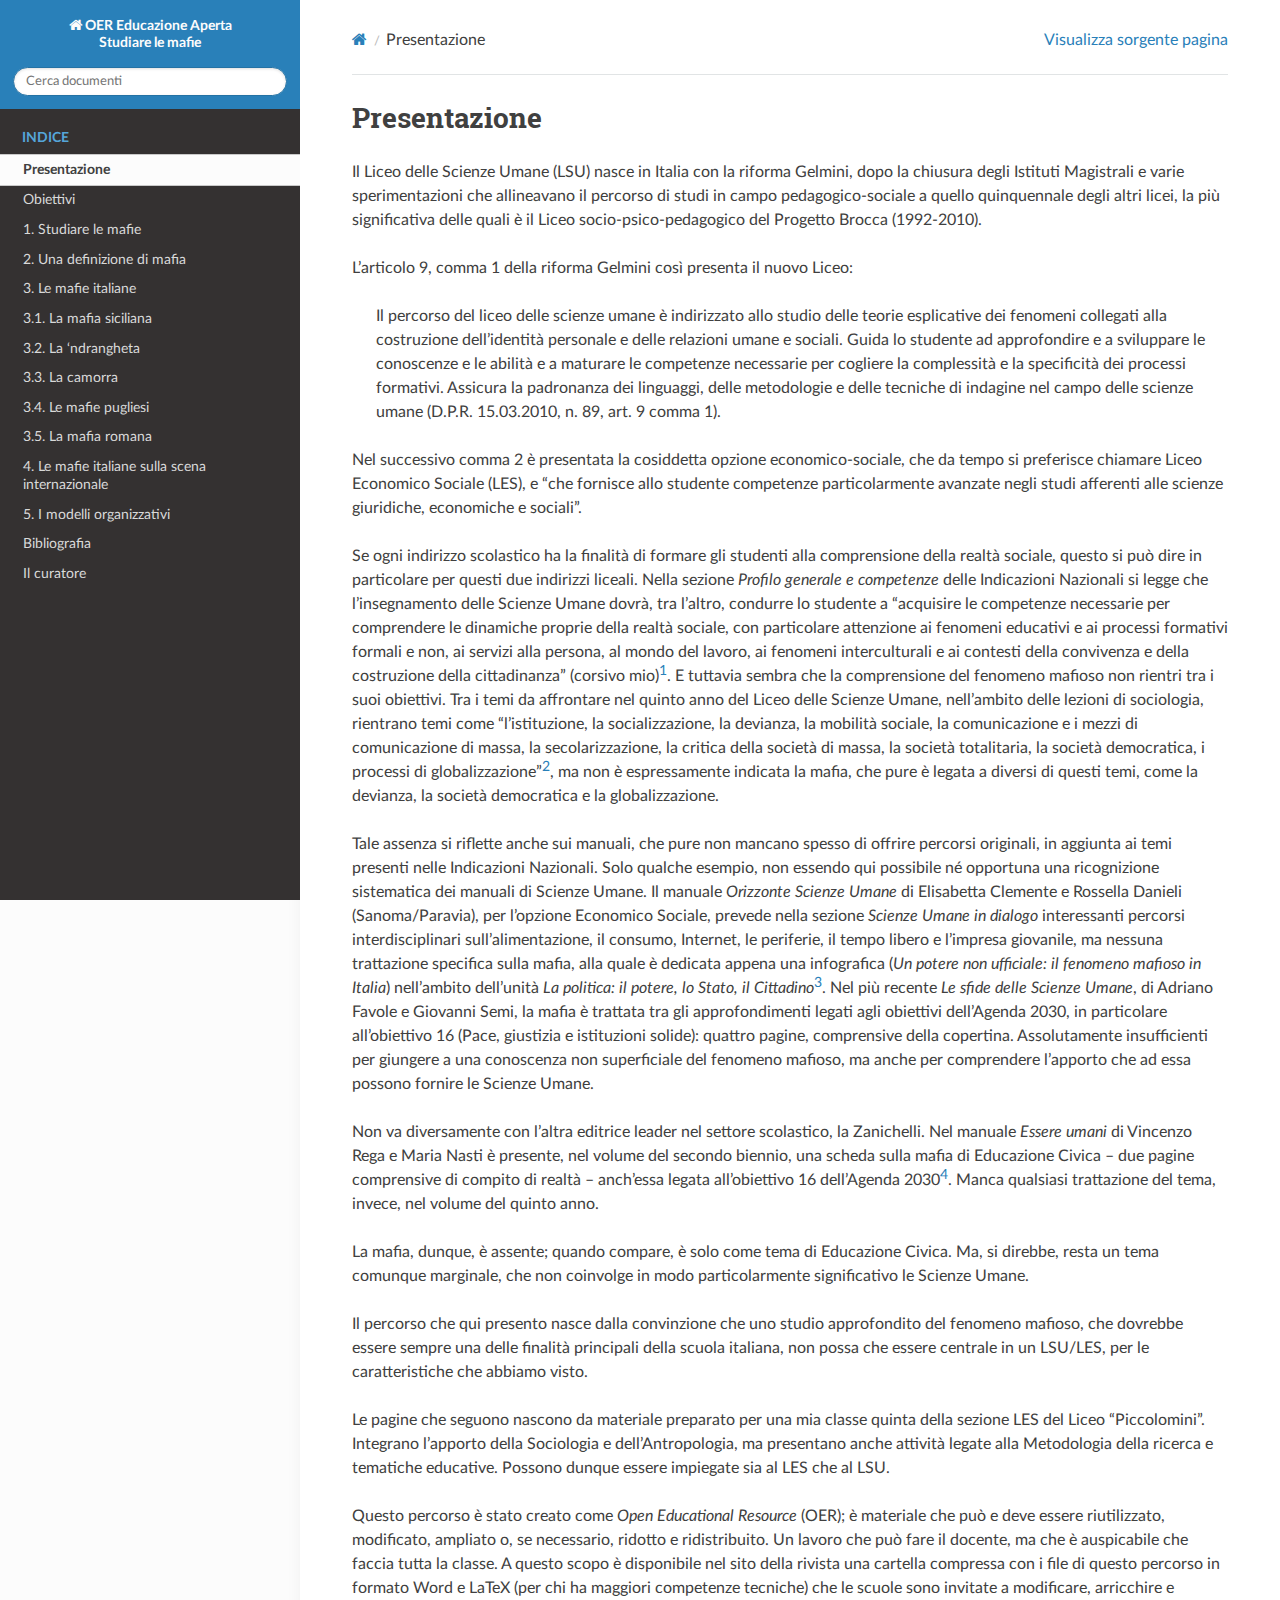
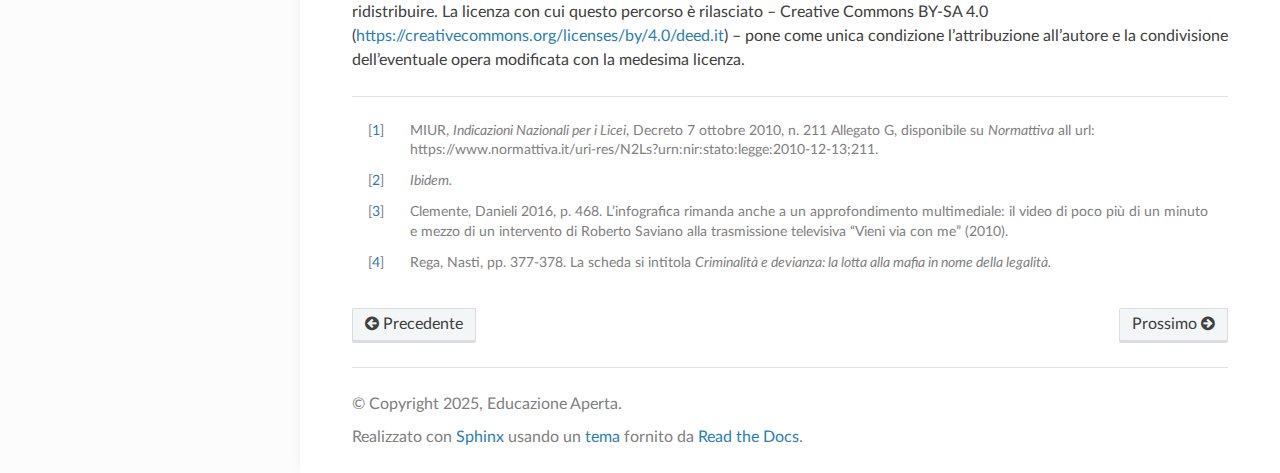
<file: _build/html/presentazione.html>
<!DOCTYPE html>
<html class="writer-html5" lang="it" data-content_root="./">
<head>
  <meta charset="utf-8" /><meta name="viewport" content="width=device-width, initial-scale=1" />

  <meta name="viewport" content="width=device-width, initial-scale=1.0" />
  <title>Presentazione &mdash; Documentazione OER Educazione Aperta&lt;br&gt;Studiare le mafie  </title>
      <link rel="stylesheet" type="text/css" href="_static/pygments.css?v=b86133f3" />
      <link rel="stylesheet" type="text/css" href="_static/css/theme.css?v=e59714d7" />
      <link rel="stylesheet" type="text/css" href="_static/custom.css?v=d98fbdcc" />

  
      <script src="_static/jquery.js?v=5d32c60e"></script>
      <script src="_static/_sphinx_javascript_frameworks_compat.js?v=2cd50e6c"></script>
      <script src="_static/documentation_options.js?v=3fd72285"></script>
      <script src="_static/doctools.js?v=9bcbadda"></script>
      <script src="_static/sphinx_highlight.js?v=dc90522c"></script>
      <script src="_static/translations.js?v=45930005"></script>
    <script src="_static/js/theme.js"></script>
    <link rel="index" title="Indice" href="genindex.html" />
    <link rel="search" title="Cerca" href="search.html" />
    <link rel="next" title="Obiettivi" href="obiettivi.html" />
    <link rel="prev" title="Studiare le mafie" href="index.html" />
   
  <script async src="https://hypothes.is/embed.js"></script>

</head>

<body class="wy-body-for-nav"> 
  <div class="wy-grid-for-nav">
    <nav data-toggle="wy-nav-shift" class="wy-nav-side">
      <div class="wy-side-scroll">
        <div class="wy-side-nav-search" >

          
          
          <a href="index.html" class="icon icon-home">
            OER Educazione Aperta<br>Studiare le mafie
          </a>
<div role="search">
  <form id="rtd-search-form" class="wy-form" action="search.html" method="get">
    <input type="text" name="q" placeholder="Cerca documenti" aria-label="Cerca documenti" />
    <input type="hidden" name="check_keywords" value="yes" />
    <input type="hidden" name="area" value="default" />
  </form>
</div>
        </div><div class="wy-menu wy-menu-vertical" data-spy="affix" role="navigation" aria-label="Menu di navigazione">
              <p class="caption" role="heading"><span class="caption-text">Indice</span></p>
<ul class="current">
<li class="toctree-l1 current"><a class="current reference internal" href="#">Presentazione</a></li>
<li class="toctree-l1"><a class="reference internal" href="obiettivi.html">Obiettivi</a></li>
<li class="toctree-l1"><a class="reference internal" href="1_studiare_le_mafie.html">1. Studiare le mafie</a></li>
<li class="toctree-l1"><a class="reference internal" href="2_una_definizione_di_mafia.html">2. Una definizione di mafia</a></li>
<li class="toctree-l1"><a class="reference internal" href="3_le_mafie_italiane.html">3. Le mafie italiane</a></li>
<li class="toctree-l1"><a class="reference internal" href="3_le_mafie_italiane.html#la-mafia-siciliana">3.1. La mafia siciliana</a></li>
<li class="toctree-l1"><a class="reference internal" href="3_le_mafie_italiane.html#la-ndrangheta">3.2. La ‘ndrangheta</a></li>
<li class="toctree-l1"><a class="reference internal" href="3_le_mafie_italiane.html#la-camorra">3.3. La camorra</a></li>
<li class="toctree-l1"><a class="reference internal" href="3_le_mafie_italiane.html#le-mafie-pugliesi">3.4. Le mafie pugliesi</a></li>
<li class="toctree-l1"><a class="reference internal" href="3_le_mafie_italiane.html#la-mafia-romana">3.5. La mafia romana</a></li>
<li class="toctree-l1"><a class="reference internal" href="4_le_mafie_italiane_sulla_scena_internazionale.html">4. Le mafie italiane sulla scena internazionale</a></li>
<li class="toctree-l1"><a class="reference internal" href="5_i_modelli_organizzativi.html">5. I modelli organizzativi</a></li>
<li class="toctree-l1"><a class="reference internal" href="bibliografia.html">Bibliografia</a></li>
<li class="toctree-l1"><a class="reference internal" href="il_curatore.html">Il curatore</a></li>
</ul>

        </div>
      </div>
    </nav>

    <section data-toggle="wy-nav-shift" class="wy-nav-content-wrap"><nav class="wy-nav-top" aria-label="Menu navigazione dispositivi mobili" >
          <i data-toggle="wy-nav-top" class="fa fa-bars"></i>
          <a href="index.html">OER Educazione Aperta<br>Studiare le mafie</a>
      </nav>

      <div class="wy-nav-content">
        <div class="rst-content">
          <div role="navigation" aria-label="Naviga tra le pagine">
  <ul class="wy-breadcrumbs">
      <li><a href="index.html" class="icon icon-home" aria-label="Home"></a></li>
      <li class="breadcrumb-item active">Presentazione</li>
      <li class="wy-breadcrumbs-aside">
            <a href="_sources/presentazione.md.txt" rel="nofollow"> Visualizza sorgente pagina</a>
      </li>
  </ul>
  <hr/>
</div>
          <div role="main" class="document" itemscope="itemscope" itemtype="http://schema.org/Article">
           <div itemprop="articleBody">
             
  <section id="presentazione">
<h1>Presentazione<a class="headerlink" href="#presentazione" title="Link to this heading"></a></h1>
<p>Il Liceo delle Scienze Umane (LSU) nasce in Italia con la riforma Gelmini, dopo la chiusura degli Istituti Magistrali e varie sperimentazioni che allineavano il percorso di studi in campo pedagogico-sociale a quello quinquennale degli altri licei, la più significativa delle quali è il Liceo socio-psico-pedagogico del Progetto Brocca (1992-2010).</p>
<p>L’articolo 9, comma 1 della riforma Gelmini così presenta il nuovo Liceo:</p>
<blockquote>
<div><p>Il percorso del liceo delle scienze umane è indirizzato allo studio delle teorie esplicative dei fenomeni collegati alla costruzione dell’identità personale e delle relazioni umane e sociali. Guida lo studente ad approfondire e a sviluppare le conoscenze e le abilità e a maturare le competenze necessarie per cogliere la complessità e la specificità dei processi formativi. Assicura la padronanza dei linguaggi, delle metodologie e delle tecniche di indagine nel campo delle scienze umane (D.P.R. 15.03.2010, n. 89, art. 9 comma 1).</p>
</div></blockquote>
<p>Nel successivo comma 2 è presentata la cosiddetta opzione economico-sociale, che da tempo si preferisce chiamare Liceo Economico Sociale (LES), e “che fornisce allo studente competenze particolarmente avanzate negli studi afferenti alle scienze giuridiche, economiche e sociali”.</p>
<p>Se ogni indirizzo scolastico ha la finalità di formare gli studenti alla comprensione della realtà sociale, questo si può dire in particolare per questi due indirizzi liceali. Nella sezione <em>Profilo generale e competenze</em> delle Indicazioni Nazionali si legge che l’insegnamento delle Scienze Umane dovrà, tra l’altro, condurre lo studente a “acquisire le competenze necessarie per comprendere le dinamiche proprie della realtà sociale, con particolare attenzione ai fenomeni educativi e ai processi formativi formali e non, ai servizi alla persona, al mondo del lavoro, ai fenomeni interculturali e ai contesti della convivenza e della costruzione della cittadinanza” (corsivo mio)<a class="footnote-reference brackets" href="#id5" id="id1" role="doc-noteref"><span class="fn-bracket">[</span>1<span class="fn-bracket">]</span></a>. E tuttavia sembra che la comprensione del fenomeno mafioso non rientri tra i suoi obiettivi. Tra i temi da affrontare nel quinto anno del Liceo delle Scienze Umane, nell’ambito delle lezioni di sociologia, rientrano temi come “l’istituzione, la socializzazione, la devianza, la mobilità sociale, la comunicazione e i mezzi di comunicazione di massa, la secolarizzazione, la critica della società di massa, la società totalitaria, la società democratica, i processi di globalizzazione”<a class="footnote-reference brackets" href="#id6" id="id2" role="doc-noteref"><span class="fn-bracket">[</span>2<span class="fn-bracket">]</span></a>, ma non è espressamente indicata la mafia, che pure è legata a diversi di questi temi, come  la devianza, la società democratica e la globalizzazione.</p>
<p>Tale assenza si riflette anche sui manuali, che pure non mancano spesso di offrire percorsi originali, in aggiunta ai temi presenti nelle Indicazioni Nazionali. Solo qualche esempio, non essendo qui possibile né opportuna una ricognizione sistematica dei manuali di Scienze Umane. Il manuale <em>Orizzonte Scienze Umane</em> di Elisabetta Clemente e Rossella Danieli (Sanoma/Paravia), per l’opzione Economico Sociale, prevede nella sezione <em>Scienze Umane in dialogo</em> interessanti percorsi interdisciplinari sull’alimentazione, il consumo, Internet, le periferie, il tempo libero e l’impresa giovanile, ma nessuna trattazione specifica sulla mafia, alla quale è dedicata appena una infografica (<em>Un potere non ufficiale: il fenomeno mafioso in Italia</em>) nell’ambito dell’unità <em>La politica: il potere, lo Stato, il Cittadino</em><a class="footnote-reference brackets" href="#id7" id="id3" role="doc-noteref"><span class="fn-bracket">[</span>3<span class="fn-bracket">]</span></a>. Nel più recente <em>Le sfide delle Scienze Umane</em>, di Adriano Favole e Giovanni Semi, la mafia è trattata tra gli approfondimenti legati agli obiettivi dell’Agenda 2030, in particolare all’obiettivo 16 (Pace, giustizia e istituzioni solide): quattro pagine, comprensive della copertina. Assolutamente insufficienti per giungere a una conoscenza non superficiale del fenomeno mafioso, ma anche per comprendere l’apporto che ad essa possono fornire le Scienze Umane.</p>
<p>Non va diversamente con l’altra editrice leader nel settore scolastico, la Zanichelli. Nel manuale <em>Essere umani</em> di Vincenzo Rega e Maria Nasti è presente, nel volume del secondo biennio, una scheda sulla mafia di Educazione Civica – due pagine comprensive di compito di realtà – anch’essa legata all’obiettivo 16 dell’Agenda 2030<a class="footnote-reference brackets" href="#id8" id="id4" role="doc-noteref"><span class="fn-bracket">[</span>4<span class="fn-bracket">]</span></a>. Manca qualsiasi trattazione del tema, invece, nel volume del quinto anno.</p>
<p>La mafia, dunque, è assente; quando compare, è solo come tema di Educazione Civica. Ma, si direbbe, resta un tema comunque marginale, che non coinvolge in modo particolarmente significativo le Scienze Umane.</p>
<p>Il percorso che qui presento nasce dalla convinzione che uno studio approfondito del fenomeno mafioso, che dovrebbe essere sempre una delle finalità principali della scuola italiana, non possa che essere centrale in un LSU/LES, per le caratteristiche che abbiamo visto.</p>
<p>Le pagine che seguono nascono da materiale preparato per una mia classe quinta della sezione LES del Liceo “Piccolomini”. Integrano l’apporto della Sociologia e dell’Antropologia, ma presentano anche attività legate alla Metodologia della ricerca e tematiche educative. Possono dunque essere impiegate sia al LES che al LSU.</p>
<p>Questo percorso è stato creato come  <em>Open Educational Resource</em> (OER); è materiale che può e deve essere riutilizzato, modificato, ampliato o, se necessario, ridotto e ridistribuito. Un lavoro che può fare il docente, ma che è auspicabile che faccia tutta la classe. A questo scopo è disponibile nel sito della rivista una cartella compressa con i file di questo percorso in formato Word e LaTeX (per chi ha maggiori competenze tecniche) che le scuole sono invitate a modificare, arricchire e ridistribuire. La licenza con cui questo percorso è rilasciato –  Creative Commons  BY-SA 4.0 (<a class="reference external" href="https://creativecommons.org/licenses/by/4.0/deed.it">https://creativecommons.org/licenses/by/4.0/deed.it</a>) – pone come unica condizione  l’attribuzione all’autore e la condivisione dell’eventuale opera modificata con la medesima licenza.</p>
</section>
<hr class="footnotes docutils" />
<aside class="footnote-list brackets">
<aside class="footnote brackets" id="id5" role="doc-footnote">
<span class="label"><span class="fn-bracket">[</span><a role="doc-backlink" href="#id1">1</a><span class="fn-bracket">]</span></span>
<p>MIUR, <em>Indicazioni Nazionali per i Licei</em>, Decreto 7 ottobre 2010, n. 211 Allegato G, disponibile su <em>Normattiva</em> all url: https://www.normattiva.it/uri-res/N2Ls?urn:nir:stato:legge:2010-12-13;211.</p>
</aside>
<aside class="footnote brackets" id="id6" role="doc-footnote">
<span class="label"><span class="fn-bracket">[</span><a role="doc-backlink" href="#id2">2</a><span class="fn-bracket">]</span></span>
<p><em>Ibidem.</em></p>
</aside>
<aside class="footnote brackets" id="id7" role="doc-footnote">
<span class="label"><span class="fn-bracket">[</span><a role="doc-backlink" href="#id3">3</a><span class="fn-bracket">]</span></span>
<p>Clemente, Danieli 2016, p. 468. L’infografica rimanda anche a un approfondimento multimediale: il video di poco più di un minuto e mezzo di un intervento di Roberto Saviano alla trasmissione televisiva “Vieni via con me” (2010).</p>
</aside>
<aside class="footnote brackets" id="id8" role="doc-footnote">
<span class="label"><span class="fn-bracket">[</span><a role="doc-backlink" href="#id4">4</a><span class="fn-bracket">]</span></span>
<p>Rega, Nasti, pp. 377-378. La scheda si intitola <em>Criminalità e devianza: la lotta alla mafia in nome della legalità.</em></p>
</aside>
</aside>


           </div>
          </div>
          <footer><div class="rst-footer-buttons" role="navigation" aria-label="Piè di pagina">
        <a href="index.html" class="btn btn-neutral float-left" title="Studiare le mafie" accesskey="p" rel="prev"><span class="fa fa-arrow-circle-left" aria-hidden="true"></span> Precedente</a>
        <a href="obiettivi.html" class="btn btn-neutral float-right" title="Obiettivi" accesskey="n" rel="next">Prossimo <span class="fa fa-arrow-circle-right" aria-hidden="true"></span></a>
    </div>

  <hr/>

  <div role="contentinfo">
    <p>&#169; Copyright 2025, Educazione Aperta.</p>
  </div>

  Realizzato con <a href="https://www.sphinx-doc.org/">Sphinx</a> usando un
    <a href="https://github.com/readthedocs/sphinx_rtd_theme">tema</a>
    fornito da <a href="https://readthedocs.org">Read the Docs</a>.
   

</footer>
        </div>
      </div>
    </section>
  </div>
  <script>
      jQuery(function () {
          SphinxRtdTheme.Navigation.enable(true);
      });
  </script> 

</body>
</html>
</file>
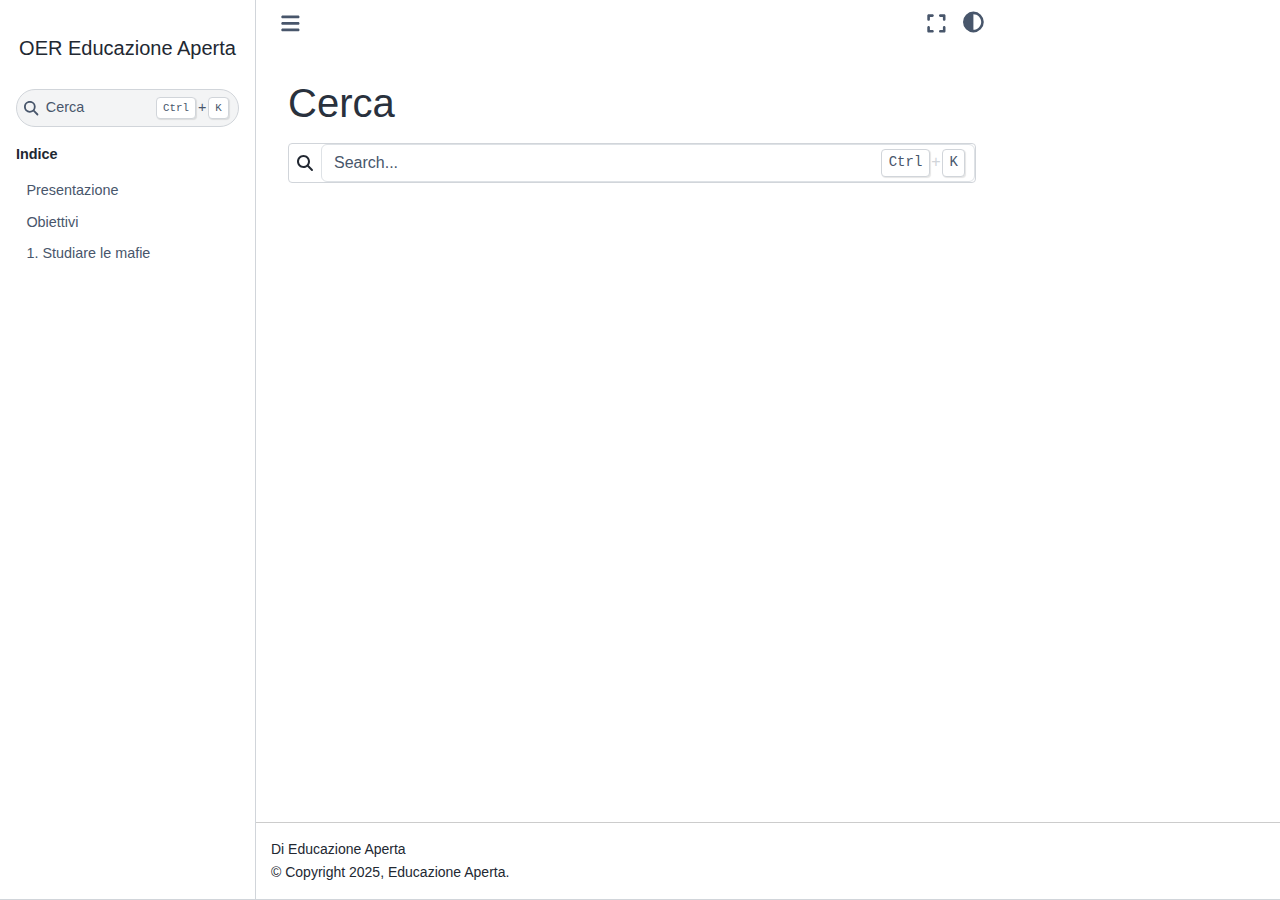
<file: _build/html/search.html>
<!DOCTYPE html>


<html lang="it" data-content_root="./" >

  <head>
    <meta charset="utf-8" />
    <meta name="viewport" content="width=device-width, initial-scale=1.0" /><title>Cerca - OER Educazione Aperta</title>
  
  
  
  <script data-cfasync="false">
    document.documentElement.dataset.mode = localStorage.getItem("mode") || "";
    document.documentElement.dataset.theme = localStorage.getItem("theme") || "";
  </script>
  
  <!-- Loaded before other Sphinx assets -->
  <link href="_static/styles/theme.css?digest=dfe6caa3a7d634c4db9b" rel="stylesheet" />
<link href="_static/styles/bootstrap.css?digest=dfe6caa3a7d634c4db9b" rel="stylesheet" />
<link href="_static/styles/pydata-sphinx-theme.css?digest=dfe6caa3a7d634c4db9b" rel="stylesheet" />

  
  <link href="_static/vendor/fontawesome/6.5.2/css/all.min.css?digest=dfe6caa3a7d634c4db9b" rel="stylesheet" />
  <link rel="preload" as="font" type="font/woff2" crossorigin href="_static/vendor/fontawesome/6.5.2/webfonts/fa-solid-900.woff2" />
<link rel="preload" as="font" type="font/woff2" crossorigin href="_static/vendor/fontawesome/6.5.2/webfonts/fa-brands-400.woff2" />
<link rel="preload" as="font" type="font/woff2" crossorigin href="_static/vendor/fontawesome/6.5.2/webfonts/fa-regular-400.woff2" />

    <link rel="stylesheet" type="text/css" href="_static/pygments.css?v=8f2a1f02" />
    <link rel="stylesheet" type="text/css" href="_static/styles/sphinx-book-theme.css?v=eba8b062" />
  
  <!-- Pre-loaded scripts that we'll load fully later -->
  <link rel="preload" as="script" href="_static/scripts/bootstrap.js?digest=dfe6caa3a7d634c4db9b" />
<link rel="preload" as="script" href="_static/scripts/pydata-sphinx-theme.js?digest=dfe6caa3a7d634c4db9b" />
  <script src="_static/vendor/fontawesome/6.5.2/js/all.min.js?digest=dfe6caa3a7d634c4db9b"></script>

    <script src="_static/documentation_options.js?v=8d586cc4"></script>
    <script src="_static/doctools.js?v=9bcbadda"></script>
    <script src="_static/sphinx_highlight.js?v=dc90522c"></script>
    <script src="_static/scripts/sphinx-book-theme.js?v=887ef09a"></script>
    <script src="_static/translations.js?v=45930005"></script>
    <script>DOCUMENTATION_OPTIONS.pagename = 'search';</script>
  <script src="_static/searchtools.js"></script>
  <script src="_static/language_data.js"></script>
  <script src="searchindex.js"></script>
    <link rel="index" title="Indice" href="genindex.html" />
    <link rel="search" title="Cerca" href="#" />
  <meta name="viewport" content="width=device-width, initial-scale=1"/>
  <meta name="docsearch:language" content="it"/>
  </head>
  
  
  <body data-bs-spy="scroll" data-bs-target=".bd-toc-nav" data-offset="180" data-bs-root-margin="0px 0px -60%" data-default-mode="">

  
  
  <div id="pst-skip-link" class="skip-link d-print-none"><a href="#main-content">Passa ai contenuti principali</a></div>
  
  <div id="pst-scroll-pixel-helper"></div>
  
  <button type="button" class="btn rounded-pill" id="pst-back-to-top">
    <i class="fa-solid fa-arrow-up"></i>Torna in alto</button>

  
  <input type="checkbox"
          class="sidebar-toggle"
          id="pst-primary-sidebar-checkbox"/>
  <label class="overlay overlay-primary" for="pst-primary-sidebar-checkbox"></label>
  
  <input type="checkbox"
          class="sidebar-toggle"
          id="pst-secondary-sidebar-checkbox"/>
  <label class="overlay overlay-secondary" for="pst-secondary-sidebar-checkbox"></label>
  
  <div class="search-button__wrapper">
    <div class="search-button__overlay"></div>
    <div class="search-button__search-container">
<form class="bd-search d-flex align-items-center"
      action="#"
      method="get">
  <i class="fa-solid fa-magnifying-glass"></i>
  <input type="search"
         class="form-control"
         name="q"
         id="search-input"
         placeholder="Search..."
         aria-label="Search..."
         autocomplete="off"
         autocorrect="off"
         autocapitalize="off"
         spellcheck="false"/>
  <span class="search-button__kbd-shortcut"><kbd class="kbd-shortcut__modifier">Ctrl</kbd>+<kbd>K</kbd></span>
</form></div>
  </div>

  <div class="pst-async-banner-revealer d-none">
  <aside id="bd-header-version-warning" class="d-none d-print-none" aria-label="Avvertimento sulla versione"></aside>
</div>

  
    <header class="bd-header navbar navbar-expand-lg bd-navbar d-print-none">
    </header>
  

  <div class="bd-container">
    <div class="bd-container__inner bd-page-width">
      
      
      
        
      
      <div class="bd-sidebar-primary bd-sidebar">
        

  
  <div class="sidebar-header-items sidebar-primary__section">
    
    
    
    
  </div>
  
    <div class="sidebar-primary-items__start sidebar-primary__section">
        <div class="sidebar-primary-item">

  
    
  

<a class="navbar-brand logo" href="index.html">
  
  
  
  
  
  
    <p class="title logo__title">OER Educazione Aperta</p>
  
</a></div>
        <div class="sidebar-primary-item">

 <script>
 document.write(`
   <button class="btn search-button-field search-button__button" title="Cerca" aria-label="Cerca" data-bs-placement="bottom" data-bs-toggle="tooltip">
    <i class="fa-solid fa-magnifying-glass"></i>
    <span class="search-button__default-text">Cerca</span>
    <span class="search-button__kbd-shortcut"><kbd class="kbd-shortcut__modifier">Ctrl</kbd>+<kbd class="kbd-shortcut__modifier">K</kbd></span>
   </button>
 `);
 </script></div>
        <div class="sidebar-primary-item"><nav class="bd-links bd-docs-nav" aria-label="Main">
    <div class="bd-toc-item navbar-nav active">
        <p aria-level="2" class="caption" role="heading"><span class="caption-text">Indice</span></p>
<ul class="nav bd-sidenav">
<li class="toctree-l1"><a class="reference internal" href="presentazione.html">Presentazione</a></li>
<li class="toctree-l1"><a class="reference internal" href="obiettivi.html">Obiettivi</a></li>
<li class="toctree-l1"><a class="reference internal" href="1_studiare_le_mafie.html">1. Studiare le mafie</a></li>
</ul>

    </div>
</nav></div>
    </div>
  
  
  <div class="sidebar-primary-items__end sidebar-primary__section">
  </div>
  
  <div id="rtd-footer-container"></div>


      </div>
      
      <main id="main-content" class="bd-main" role="main">
        
        

<div class="sbt-scroll-pixel-helper"></div>

          <div class="bd-content">
            <div class="bd-article-container">
              
              <div class="bd-header-article d-print-none">
<div class="header-article-items header-article__inner">
  
    <div class="header-article-items__start">
      
        <div class="header-article-item"><button class="sidebar-toggle primary-toggle btn btn-sm" title="Toggle primary sidebar" data-bs-placement="bottom" data-bs-toggle="tooltip">
  <span class="fa-solid fa-bars"></span>
</button></div>
      
    </div>
  
  
    <div class="header-article-items__end">
      
        <div class="header-article-item">

<div class="article-header-buttons">



<button onclick="toggleFullScreen()"
  class="btn btn-sm btn-fullscreen-button"
  title="Modalità schermo intero"
  data-bs-placement="bottom" data-bs-toggle="tooltip"
>
  

<span class="btn__icon-container">
  <i class="fas fa-expand"></i>
  </span>

</button>



<script>
document.write(`
  <button class="btn btn-sm nav-link pst-navbar-icon theme-switch-button" title="chiaro/scuro" aria-label="chiaro/scuro" data-bs-placement="bottom" data-bs-toggle="tooltip">
    <i class="theme-switch fa-solid fa-sun fa-lg" data-mode="light"></i>
    <i class="theme-switch fa-solid fa-moon fa-lg" data-mode="dark"></i>
    <i class="theme-switch fa-solid fa-circle-half-stroke fa-lg" data-mode="auto"></i>
  </button>
`);
</script>


<script>
document.write(`
  <button class="btn btn-sm pst-navbar-icon search-button search-button__button" title="Cerca" aria-label="Cerca" data-bs-placement="bottom" data-bs-toggle="tooltip">
    <i class="fa-solid fa-magnifying-glass fa-lg"></i>
  </button>
`);
</script>

</div></div>
      
    </div>
  
</div>
</div>
              
              
  <div class="bd-search-container">
    <h1>Cerca</h1>
    <noscript>
      <div class="admonition error">
        <p class="admonition-title">Errore</p>
        <p>Per favore attiva JavaScpript per abilitare la funzionalità di ricerca.</p>
      </div>
    </noscript>
    
<form class="bd-search d-flex align-items-center"
      action="#"
      method="get">
  <i class="fa-solid fa-magnifying-glass"></i>
  <input type="search"
         class="form-control"
         name="q"
         id="search-input"
         placeholder="Search..."
         aria-label="Search..."
         autocomplete="off"
         autocorrect="off"
         autocapitalize="off"
         spellcheck="false"/>
  <span class="search-button__kbd-shortcut"><kbd class="kbd-shortcut__modifier">Ctrl</kbd>+<kbd>K</kbd></span>
</form>
    <div id="search-results"></div>
  </div>
  <script>
    // Activate the search field on page load
    let searchInput = document.querySelector("form.bd-search input");
    if (searchInput) {
        searchInput.focus();
        searchInput.select();
        console.log("[PST]: Set focus on search field.");
    }
  </script>

              
              
              
              
                <footer class="prev-next-footer d-print-none">
                  
<div class="prev-next-area">
</div>
                </footer>
              
            </div>
            
            
              
            
          </div>
          <footer class="bd-footer-content">
            
<div class="bd-footer-content__inner container">
  
  <div class="footer-item">
    
<p class="component-author">
Di Educazione Aperta
</p>

  </div>
  
  <div class="footer-item">
    

  <p class="copyright">
    
      © Copyright 2025, Educazione Aperta.
      <br/>
    
  </p>

  </div>
  
  <div class="footer-item">
    
  </div>
  
  <div class="footer-item">
    
  </div>
  
</div>
          </footer>
        

      </main>
    </div>
  </div>
  
  <!-- Scripts loaded after <body> so the DOM is not blocked -->
  <script src="_static/scripts/bootstrap.js?digest=dfe6caa3a7d634c4db9b"></script>
<script src="_static/scripts/pydata-sphinx-theme.js?digest=dfe6caa3a7d634c4db9b"></script>

  <footer class="bd-footer">
  </footer>
  </body>
</html>
</file>
<file: _build/html/_static/styles/theme.css>
/* Provided by Sphinx's 'basic' theme, and included in the final set of assets */
@import "../basic.css";
</file>
<file: _build/html/_static/styles/pydata-sphinx-theme.css>
html{--pst-header-height:4rem;--pst-header-article-height:calc(var(--pst-header-height)*2/3);--pst-sidebar-secondary:17rem;--pst-font-size-base:1rem;--pst-font-size-h1:2.5rem;--pst-font-size-h2:2rem;--pst-font-size-h3:1.75rem;--pst-font-size-h4:1.5rem;--pst-font-size-h5:1.25rem;--pst-font-size-h6:1.1rem;--pst-font-size-milli:0.9rem;--pst-sidebar-font-size:0.9rem;--pst-sidebar-font-size-mobile:1.1rem;--pst-sidebar-header-font-size:1.2rem;--pst-sidebar-header-font-weight:600;--pst-admonition-font-weight-heading:600;--pst-font-weight-caption:300;--pst-font-weight-heading:400;--pst-font-family-base-system:-apple-system,"BlinkMacSystemFont","Segoe UI","Helvetica Neue","Arial",sans-serif,"Apple Color Emoji","Segoe UI Emoji","Segoe UI Symbol";--pst-font-family-monospace-system:"SFMono-Regular","Menlo","Consolas","Monaco","Liberation Mono","Lucida Console",monospace;--pst-font-family-base:var(--pst-font-family-base-system);--pst-font-family-heading:var(--pst-font-family-base-system);--pst-font-family-monospace:var(--pst-font-family-monospace-system);--pst-font-size-icon:1.5rem;--pst-icon-check-circle:"";--pst-icon-info-circle:"";--pst-icon-exclamation-triangle:"";--pst-icon-exclamation-circle:"";--pst-icon-times-circle:"";--pst-icon-lightbulb:"";--pst-icon-download:"";--pst-icon-angle-left:"";--pst-icon-angle-right:"";--pst-icon-external-link:"";--pst-icon-search-minus:"";--pst-icon-github:"";--pst-icon-gitlab:"";--pst-icon-share:"";--pst-icon-bell:"";--pst-icon-pencil:"";--pst-breadcrumb-divider:"";--pst-icon-admonition-default:var(--pst-icon-bell);--pst-icon-admonition-note:var(--pst-icon-info-circle);--pst-icon-admonition-attention:var(--pst-icon-exclamation-circle);--pst-icon-admonition-caution:var(--pst-icon-exclamation-triangle);--pst-icon-admonition-warning:var(--pst-icon-exclamation-triangle);--pst-icon-admonition-danger:var(--pst-icon-exclamation-triangle);--pst-icon-admonition-error:var(--pst-icon-times-circle);--pst-icon-admonition-hint:var(--pst-icon-lightbulb);--pst-icon-admonition-tip:var(--pst-icon-lightbulb);--pst-icon-admonition-important:var(--pst-icon-exclamation-circle);--pst-icon-admonition-seealso:var(--pst-icon-share);--pst-icon-admonition-todo:var(--pst-icon-pencil);--pst-icon-versionmodified-default:var(--pst-icon-exclamation-circle);--pst-icon-versionmodified-added:var(--pst-icon-exclamation-circle);--pst-icon-versionmodified-changed:var(--pst-icon-exclamation-circle);--pst-icon-versionmodified-deprecated:var(--pst-icon-exclamation-circle);font-size:var(--pst-font-size-base);scroll-padding-top:calc(var(--pst-header-height) + 1rem)}body{background-color:var(--pst-color-background);color:var(--pst-color-text-base);display:flex;flex-direction:column;font-family:var(--pst-font-family-base);font-weight:400;line-height:1.65;min-height:100vh}body::-webkit-scrollbar-track{background-color:var(--pst-color-background)}p{font-size:1em;margin-bottom:1.15rem}p.rubric{border-bottom:1px solid var(--pst-color-border)}p.centered{text-align:center}a{word-wrap:break-word;color:var(--pst-color-link);text-decoration:underline;text-decoration-thickness:max(1px,.0625rem);text-underline-offset:.1578em}a:hover{color:var(--pst-color-link-hover);text-decoration-skip-ink:none;text-decoration-thickness:max(3px,.1875rem,.12em)}a:active,a:visited{color:var(--pst-color-link)}a:visited:hover{color:var(--pst-color-link-hover)}a.headerlink{color:var(--pst-color-secondary);font-size:.8em;margin-left:.2em;opacity:.7;padding:0 4px;text-decoration:none;transition:all .2s ease-out;user-select:none}a.headerlink:hover{opacity:1}a.github:before,a.gitlab:before{color:var(--pst-color-text-muted);font:var(--fa-font-brands);margin-right:.25rem}a.github:before{content:var(--pst-icon-github)}a.gitlab:before{content:var(--pst-icon-gitlab)}h1,h2,h3,h4,h5,h6{font-family:var(--pst-font-family-heading);font-weight:var(--pst-font-weight-heading);line-height:1.15;margin:2.75rem 0 1.05rem}h1{font-size:var(--pst-font-size-h1);margin-top:0}h1,h2{color:var(--pst-heading-color)}h2{font-size:var(--pst-font-size-h2)}h3{font-size:var(--pst-font-size-h3)}h3,h4{color:var(--pst-heading-color)}h4{font-size:var(--pst-font-size-h4)}h5{font-size:var(--pst-font-size-h5)}h5,h6{color:var(--pst-color-text-base)}h6{font-size:var(--pst-font-size-h6)}.text_small,small{font-size:var(--pst-font-size-milli)}hr{border:0;border-top:1px solid var(--pst-color-border)}code,kbd,pre,samp{font-family:var(--pst-font-family-monospace)}kbd{background-color:var(--pst-color-on-background);color:var(--pst-color-text-muted)}kbd:not(.compound){border:1px solid var(--pst-color-border);box-shadow:1px 1px 1px var(--pst-color-shadow);margin:0 .1rem;padding:.1rem .4rem}code{color:var(--pst-color-inline-code)}pre{background-color:var(--pst-color-surface);border:1px solid var(--pst-color-border);border-radius:.25rem;color:var(--pst-color-text-base);line-height:1.2em;margin:1.5em 0;padding:1rem}pre .linenos{opacity:.8;padding-right:10px}#pst-back-to-top{background-color:var(--pst-color-secondary);border:none;color:var(--pst-color-secondary-text);display:none;left:50vw;position:fixed;top:90vh;transform:translate(-50%);z-index:1080}#pst-back-to-top .fa-arrow-up{margin-inline-end:.5em}#pst-back-to-top:hover{background-color:var(--pst-violet-600);color:var(--pst-color-link-hover);color:var(--pst-color-secondary-text);text-decoration:underline;text-decoration-skip-ink:none;text-decoration-thickness:max(1px,.0625rem);text-decoration-thickness:max(3px,.1875rem,.12em);text-decoration-thickness:1px;text-underline-offset:.1578em}#pst-back-to-top:focus-visible{box-shadow:none;outline:var(--pst-color-accent) solid .1875rem;outline-color:var(--pst-color-secondary);outline-offset:.1875rem}:focus-visible{box-shadow:none;outline:var(--pst-color-accent) solid .1875rem}.skip-link{background-color:var(--pst-color-warning);border-bottom:1px solid var(--pst-color-border);left:0;padding:.5rem;position:fixed;right:0;text-align:center;top:0;transform:translateY(-100%);transition:transform .15s ease-in-out;z-index:1055}.skip-link:focus-within{transform:translateY(0)}.skip-link a{color:var(--pst-color-warning-text)!important}.skip-link a:focus-visible{outline-color:#14181e}.bd-container{display:flex;flex-grow:1;justify-content:center}.bd-container .bd-container__inner{display:flex}.bd-page-width{width:100%}@media(min-width:960px){.bd-page-width{max-width:88rem}}.pst-async-banner-revealer{height:0;overflow:hidden;transition:height .3s ease-in-out}@media(prefers-reduced-motion){.pst-async-banner-revealer{transition:none}}#bd-header-version-warning,.bd-header-announcement{align-items:center;display:flex;justify-content:center;min-height:3rem;padding:.5rem 12.5%;position:relative;text-align:center;width:100%}@media(max-width:959.98px){#bd-header-version-warning,.bd-header-announcement{padding:.5rem 2%}}#bd-header-version-warning p,.bd-header-announcement p{font-weight:700;margin:0}#bd-header-version-warning a,.bd-header-announcement a{color:var(--pst-color-inline-code-links)}#bd-header-version-warning .pst-button-link-to-stable-version,.bd-header-announcement .pst-button-link-to-stable-version{background-color:var(--pst-color-danger);border-color:var(--pst-color-danger);border-radius:.25rem;box-shadow:0 .2rem .5rem var(--pst-color-shadow),0 0 .0625rem var(--pst-color-shadow)!important;color:var(--pst-color-danger-text)}#bd-header-version-warning .pst-button-link-to-stable-version:hover,.bd-header-announcement .pst-button-link-to-stable-version:hover{background-color:var(--pst-color-danger-highlight);border-color:var(--pst-color-danger-highlight);color:var(--pst-color-danger-text)}#bd-header-version-warning .pst-button-link-to-stable-version:focus-visible,.bd-header-announcement .pst-button-link-to-stable-version:focus-visible{outline:.1875rem solid var(--pst-color-danger);outline-offset:.1875rem}.bd-header-announcement{background-color:var(--pst-color-secondary-bg)}#bd-header-version-warning{background-color:var(--pst-color-danger-bg)}.bd-main{display:flex;flex-direction:column;flex-grow:1;min-width:0}.bd-main .bd-content{display:flex;height:100%;justify-content:center}.bd-main .bd-content .bd-article-container{display:flex;flex-direction:column;justify-content:start;max-width:60em;overflow-x:auto;padding:1rem;width:100%}@media(min-width:1200px){.bd-main .bd-content .bd-article-container .bd-article{padding-left:2rem;padding-top:1.5rem}}.bd-footer{border-top:1px solid var(--pst-color-border);width:100%}.bd-footer .bd-footer__inner{display:flex;flex-grow:1;margin:auto;padding:1rem}.bd-footer .footer-items__center,.bd-footer .footer-items__end,.bd-footer .footer-items__start{display:flex;flex-direction:column;flex-grow:1;gap:.5rem;justify-content:center}.bd-footer .footer-items__center{text-align:center}.bd-footer .footer-items__end{text-align:end}.bd-footer .footer-item p{margin-bottom:0}.bd-footer-article{margin-top:auto}.bd-footer-article .footer-article-items{display:flex;flex-direction:column}.bd-footer-content .footer-content-items{display:flex;flex-direction:column;margin-top:auto}.bd-header{background-color:var(--pst-color-on-background)!important;box-shadow:0 .125rem .25rem 0 var(--pst-color-shadow);justify-content:center;max-width:100vw;padding:0;position:sticky;top:0;width:100%;z-index:1030}.bd-header .bd-header__inner{align-items:center;display:flex;height:fit-content;padding-left:1rem;padding-right:1rem}.bd-header :focus-visible{border-radius:.125rem}.bd-header .navbar-item{align-items:center;display:flex;height:var(--pst-header-height);max-height:var(--pst-header-height)}.bd-header .navbar-header-items{display:none;flex-shrink:1}@media(min-width:960px){.bd-header .navbar-header-items{display:inherit;flex-grow:1;padding:0 0 0 .5rem}}.bd-header .navbar-header-items__center,.bd-header .navbar-header-items__end,.bd-header .navbar-header-items__start{align-items:center;display:flex;flex-flow:wrap;row-gap:0}.bd-header .navbar-header-items__center,.bd-header .navbar-header-items__end{column-gap:1rem}.bd-header .navbar-header-items__start{flex-shrink:0;gap:.5rem;margin-right:auto}.bd-header .navbar-header-items__end{justify-content:end}.bd-header ul.navbar-nav{display:flex}@media(min-width:960px){.bd-header ul.navbar-nav{align-items:baseline}}.bd-header ul.navbar-nav>li.nav-item{margin-inline:2px}.bd-header ul.navbar-nav>li.nav-item>.nav-link{color:var(--pst-color-text-muted);padding-inline:6px;position:relative}.bd-header ul.navbar-nav>li.nav-item>.nav-link:before{background-color:transparent;content:"";display:block;inset:0;bottom:calc(max(3px, .1875rem, .12em)*-1);margin:max(3px,.1875rem,.12em) 0;position:absolute}.bd-header ul.navbar-nav>li.nav-item>.nav-link:hover{color:var(--pst-color-secondary);text-decoration:none}.bd-header ul.navbar-nav>li.nav-item>.nav-link:hover:before{border-bottom:max(3px,.1875rem,.12em) solid var(--pst-color-secondary)}.bd-header ul.navbar-nav>li.nav-item>.nav-link:focus-visible{box-shadow:none;outline:3px solid var(--pst-color-accent);outline-offset:3px}.bd-header ul.navbar-nav>li.nav-item.current>.nav-link{color:var(--pst-color-primary)}.bd-header ul.navbar-nav>li.nav-item.current>.nav-link:before{border-bottom:3px solid var(--pst-color-primary)}.bd-header ul.navbar-nav>li.nav-item.dropdown{margin-inline:4px}.bd-header ul.navbar-nav>li.nav-item.dropdown button{padding-inline:8px}.bd-header ul.navbar-nav>li.nav-item.dropdown>.dropdown-toggle{border-radius:.125rem;color:var(--pst-color-text-muted)}.bd-header ul.navbar-nav>li.nav-item.dropdown>.dropdown-toggle:focus-visible{box-shadow:0 0 0 .1875rem var(--pst-color-accent)}.bd-header ul.navbar-nav>li.nav-item.dropdown>.dropdown-toggle:hover{box-shadow:0 0 0 .1875rem var(--pst-color-link-hover);color:var(--pst-color-text-base);text-decoration:none}.bd-header ul.navbar-nav li a.nav-link.dropdown-item{color:var(--pst-color-text-muted);text-decoration:none}.bd-header ul.navbar-nav li a.nav-link.dropdown-item:hover{color:var(--pst-color-link-hover);text-decoration:underline;text-decoration-skip-ink:none;text-decoration-thickness:max(1px,.0625rem);text-decoration-thickness:max(3px,.1875rem,.12em);text-underline-offset:.1578em}.bd-header ul.navbar-nav .dropdown button{border:none;display:unset}.bd-header ul.navbar-nav .dropdown button:hover{color:var(--pst-color-link-hover);text-decoration:underline;text-decoration-skip-ink:none;text-decoration-thickness:max(1px,.0625rem);text-decoration-thickness:max(3px,.1875rem,.12em);text-underline-offset:.1578em}.bd-header ul.navbar-nav .dropdown .dropdown-menu{background-color:var(--pst-color-on-background);border:1px solid var(--pst-color-border);box-shadow:0 0 .3rem .1rem var(--pst-color-shadow);margin:.5rem 0;min-width:20rem;padding:.5rem 0;z-index:1070}.bd-header ul.navbar-nav .dropdown .dropdown-menu .dropdown-item{padding:.25rem 1.5rem}.bd-header ul.navbar-nav .dropdown .dropdown-menu .dropdown-item:focus:not(:hover,:active){background-color:inherit}.bd-header ul.navbar-nav .dropdown .dropdown-menu .dropdown-item:focus-visible{z-index:10}.bd-header ul.navbar-nav .dropdown .dropdown-menu:not(.show){display:none}.bd-header button.sidebar-toggle{background-color:inherit;color:var(--pst-color-muted);font-size:var(--pst-font-size-icon);margin-bottom:0;padding:.5rem}.bd-header button.primary-toggle{margin-right:1rem}@media(min-width:960px){.bd-header button.primary-toggle{display:none}}.bd-header button.secondary-toggle{margin-left:1rem}@media(min-width:1200px){.bd-header button.secondary-toggle{display:none}}@media(min-width:960px){.navbar-center-items .navbar-item{display:inline-block}}.nav-link{transition:none}.nav-link:hover{color:var(--pst-color-link-hover);text-decoration:underline;text-decoration-skip-ink:none;text-decoration-thickness:max(1px,.0625rem);text-decoration-thickness:max(3px,.1875rem,.12em);text-underline-offset:.1578em}.nav-link.nav-external:after{content:var(--pst-icon-external-link);font:var(--fa-font-solid);font-size:.75em;margin-left:.3em}.bd-navbar-elements li.nav-item i{font-size:.7rem;padding-left:2px;vertical-align:middle}.navbar-persistent--mobile{margin-left:auto}@media(min-width:960px){.navbar-persistent--mobile{display:none}}.navbar-persistent--container{display:none}@media(min-width:960px){.navbar-persistent--container{display:flex}}.header-article__inner{display:flex;padding:0 .5rem}.header-article__inner .header-article-item{height:var(--pst-header-article-height);min-height:var(--pst-header-article-height)}.header-article__inner .header-article-items__end,.header-article__inner .header-article-items__start{align-items:start;display:flex;gap:.5rem}.header-article__inner .header-article-items__end{margin-left:auto}.bd-sidebar-primary{background-color:var(--pst-color-background);border-right:1px solid var(--pst-color-border);display:flex;flex:0 0 auto;flex-direction:column;font-size:var(--pst-sidebar-font-size-mobile);gap:1rem;max-height:calc(100vh - var(--pst-header-height));overflow-y:auto;padding:2rem 1rem 1rem;position:sticky;top:var(--pst-header-height);width:25%}@media(min-width:960px){.bd-sidebar-primary{font-size:var(--pst-sidebar-font-size)}}.bd-sidebar-primary :focus-visible{border-radius:.125rem}.bd-sidebar-primary .nav-link{font-size:var(--pst-sidebar-font-size-mobile)}.bd-sidebar-primary.no-sidebar{border-right:0}@media(min-width:960px){.bd-sidebar-primary.hide-on-wide{display:none}}.bd-sidebar-primary h1,.bd-sidebar-primary h2,.bd-sidebar-primary h3,.bd-sidebar-primary h4{color:var(--pst-color-text-base)}.bd-sidebar-primary .sidebar-primary-items__end .sidebar-primary-item,.bd-sidebar-primary .sidebar-primary-items__start .sidebar-primary-item{padding:.5rem 0}.bd-sidebar-primary .sidebar-header-items{display:flex;flex-direction:column}.bd-sidebar-primary .sidebar-header-items .sidebar-header-items__title{color:var(--pst-color-text-base);font-size:var(--pst-sidebar-header-font-size);font-weight:var(--pst-sidebar-header-font-weight);margin-bottom:.5rem}.bd-sidebar-primary .sidebar-header-items .nav-item.dropdown button{display:none}.bd-sidebar-primary .sidebar-header-items .nav-item.dropdown .dropdown-menu{background-color:inherit;border:none;display:flex;flex-direction:column;font-size:inherit;margin:0;padding:0}.bd-sidebar-primary .sidebar-header-items .nav-item.dropdown .dropdown-menu .dropdown-item:focus,.bd-sidebar-primary .sidebar-header-items .nav-item.dropdown .dropdown-menu .dropdown-item:hover{background-color:unset}.bd-sidebar-primary .sidebar-header-items .bd-navbar-elements .nav-link:focus-visible{box-shadow:none;outline:var(--pst-color-accent) solid .1875rem;outline-offset:.1875rem}.bd-sidebar-primary .sidebar-header-items .sidebar-header-items__center{display:flex;flex-direction:column}.bd-sidebar-primary .sidebar-header-items .sidebar-header-items__end{align-items:center;display:flex;gap:1rem}@media(min-width:960px){.bd-sidebar-primary .sidebar-header-items{display:none}}.bd-sidebar-primary .sidebar-primary-items__start{border-top:1px solid var(--pst-color-border)}@media(min-width:960px){.bd-sidebar-primary .sidebar-primary-items__start{border-top:none}}.bd-sidebar-primary .sidebar-primary-items__end{margin-bottom:1em;margin-top:auto}.bd-sidebar-primary .list-caption{list-style:none;padding-left:0}.bd-sidebar-primary .list-caption li.toctree-l0.has-children>details>summary{align-items:baseline;display:flex;height:auto;justify-content:space-between;position:relative;width:auto}.bd-sidebar-primary .list-caption li.toctree-l0.has-children>details>summary .toctree-toggle{flex:0 0 auto}.bd-sidebar-primary .list-caption li.toctree-l0.has-children>details>summary .toctree-toggle .fa-chevron-down{font-size:1rem}.bd-sidebar-primary li.has-children{position:relative}.bd-sidebar-primary li.has-children .caption,.bd-sidebar-primary li.has-children>.reference{margin-right:calc(30px + .1875rem);padding-top:.25rem}.bd-sidebar-primary li.has-children>details>summary{list-style:none}.bd-sidebar-primary li.has-children>details>summary::-webkit-details-marker{display:none}.bd-sidebar-primary li.has-children>details>summary:focus-visible{outline:none}.bd-sidebar-primary li.has-children>details>summary:focus-visible>.toctree-toggle{outline:var(--pst-color-accent) solid .1875rem;outline-offset:-.1875rem}.bd-sidebar-primary li.has-children>details>summary .toctree-toggle{align-items:center;cursor:pointer;display:inline-flex;height:30px;justify-content:center;position:absolute;right:0;top:0;width:30px}.bd-sidebar-primary li.has-children>details>summary .toctree-toggle .fa-chevron-down{font-size:.75rem}.bd-sidebar-primary li.has-children>details[open]>summary .fa-chevron-down{transform:rotate(180deg)}nav.bd-links{margin-right:-1rem}@media(min-width:960px){nav.bd-links{display:block}}nav.bd-links ul{display:block;list-style:none}nav.bd-links ul ul{padding:0 0 0 1rem}nav.bd-links li>a{box-shadow:none;color:var(--pst-color-text-muted);display:block;margin-right:.1875rem;padding:.25rem .65rem;text-decoration:none}nav.bd-links li>a:hover{background-color:transparent;text-decoration:underline;text-decoration-skip-ink:none;text-decoration-thickness:max(3px,.1875rem,.12em)}nav.bd-links li>a:active,nav.bd-links li>a:hover{color:var(--pst-color-link-hover)}nav.bd-links li>a:focus-visible{box-shadow:0 0 0 .1875rem var(--pst-color-accent);outline:none;z-index:10}nav.bd-links li>a.reference.external:after{content:var(--pst-icon-external-link);font:var(--fa-font-solid);font-size:.75em;margin-left:.3em}nav.bd-links .current>a{background-color:transparent;box-shadow:inset max(3px,.1875rem,.12em) 0 0 var(--pst-color-primary);color:var(--pst-color-primary);font-weight:600}nav.bd-links .current>a:focus-visible{box-shadow:inset max(3px,.1875rem,.12em) 0 0 var(--pst-color-primary),0 0 0 .1875rem var(--pst-color-accent);outline:none}nav.bd-links p.bd-links__title{font-size:var(--pst-sidebar-header-font-size)}nav.bd-links p.bd-links__title,nav.bd-links p.caption{font-weight:var(--pst-sidebar-header-font-weight);margin-bottom:.5rem}nav.bd-links p.caption{color:var(--pst-color-text-base);font-size:var(--pst-sidebar-font-size-mobile);margin-top:1.25rem;position:relative}nav.bd-links p.caption:first-child{margin-top:0}@media(min-width:960px){nav.bd-links p.caption{font-size:var(--pst-sidebar-font-size)}}.bd-sidebar-secondary{background-color:var(--pst-color-background);display:flex;flex-direction:column;flex-shrink:0;font-size:var(--pst-sidebar-font-size-mobile);max-height:calc(100vh - var(--pst-header-height));order:2;overflow-y:auto;padding:2rem 1rem 1rem;position:sticky;top:var(--pst-header-height);width:var(--pst-sidebar-secondary)}@media(min-width:1200px){.bd-sidebar-secondary{font-size:var(--pst-sidebar-font-size)}}.sidebar-secondary-item{padding:.5rem}@media(min-width:1200px){.sidebar-secondary-item{border-left:1px solid var(--pst-color-border);padding-left:1rem}}.sidebar-secondary-item i{padding-right:.5rem}input.sidebar-toggle{display:none}label.overlay{background-color:#000;height:0;left:0;opacity:.5;position:fixed;top:0;transition:opacity .2s ease-out;width:0;z-index:1050}input#pst-primary-sidebar-checkbox:checked+label.overlay.overlay-primary,input#pst-secondary-sidebar-checkbox:checked+label.overlay.overlay-secondary{height:100vh;width:100vw}input#pst-primary-sidebar-checkbox:checked~.bd-container .bd-sidebar-primary{margin-left:0;visibility:visible}input#pst-secondary-sidebar-checkbox:checked~.bd-container .bd-sidebar-secondary{margin-right:0;visibility:visible}@media(min-width:960px){.sidebar-toggle.primary-toggle{display:none}input#pst-primary-sidebar-checkbox:checked+label.overlay.overlay-primary{height:0;width:0}.bd-sidebar-primary{margin-left:0;visibility:visible}}@media(max-width:959.98px){.bd-sidebar-primary{flex-grow:.75;height:100vh;left:0;margin-left:-75%;max-height:100vh;max-width:350px;position:fixed;top:0;transition:visibility .2s ease-out,margin .2s ease-out;visibility:hidden;width:75%;z-index:1055}}@media(max-width:1199.98px){.bd-sidebar-secondary{flex-grow:.75;height:100vh;margin-right:-75%;max-height:100vh;max-width:350px;position:fixed;right:0;top:0;transition:visibility .2s ease-out,margin .2s ease-out;visibility:hidden;width:75%;z-index:1055}}ul.bd-breadcrumbs{display:flex;flex-wrap:wrap;font-size:.8rem;list-style:none;padding-left:0}ul.bd-breadcrumbs li.breadcrumb-item{align-items:center;display:flex;font-weight:700}ul.bd-breadcrumbs li.breadcrumb-item a{color:var(--pst-color-text-muted);text-decoration:none}ul.bd-breadcrumbs li.breadcrumb-item a:hover{color:var(--pst-color-link-hover);text-decoration:underline;text-decoration-skip-ink:none;text-decoration-thickness:max(1px,.0625rem);text-decoration-thickness:max(3px,.1875rem,.12em);text-underline-offset:.1578em}ul.bd-breadcrumbs li.breadcrumb-item:not(.breadcrumb-home):before{color:var(--pst-color-text-muted);content:var(--pst-breadcrumb-divider);font:var(--fa-font-solid);font-size:.8rem;padding:0 .5rem}html .pst-navbar-icon{align-items:center;border:none;border-radius:0;box-sizing:border-box;color:var(--pst-color-text-muted);display:flex;font-size:1rem;height:2.15rem;justify-content:center;line-height:1.65;min-height:24px;min-width:24px;padding:.25rem 0;position:relative}html .pst-navbar-icon:before{background-color:transparent;content:"";display:block;inset:0;bottom:calc(max(3px, .1875rem, .12em)*-1);margin:max(3px,.1875rem,.12em) 0;position:absolute}html .pst-navbar-icon:hover{color:var(--pst-color-secondary);text-decoration:none}html .pst-navbar-icon:hover:before{border-bottom:max(3px,.1875rem,.12em) solid var(--pst-color-secondary)}html .pst-navbar-icon:focus-visible{box-shadow:none;outline:3px solid var(--pst-color-accent);outline-offset:3px}ul.navbar-icon-links{align-items:center;column-gap:1rem;display:flex;flex-flow:row wrap;justify-content:space-evenly;list-style:none;margin-bottom:0;padding-left:0}ul.navbar-icon-links i.fa-brands,ul.navbar-icon-links i.fa-regular,ul.navbar-icon-links i.fa-solid{font-size:var(--pst-font-size-icon);font-style:normal;vertical-align:middle}ul.navbar-icon-links i.fa-square-twitter:before{color:#55acee}ul.navbar-icon-links i.fa-square-gitlab:before{color:#548}ul.navbar-icon-links i.fa-bitbucket:before{color:#0052cc}ul.navbar-icon-links img.icon-link-image{border-radius:.2rem;height:1.5em}ul.navbar-icon-links .fa-pydata{stroke:var(--pst-color-background);stroke-linejoin:round;stroke-width:.35}.navbar-brand{align-items:center;display:flex;flex-shrink:0;gap:.5rem;height:var(--pst-header-height);margin:0;max-height:var(--pst-header-height);padding:.5rem 0;position:relative;width:auto}.navbar-brand p{color:var(--pst-color-text-base);margin-bottom:0}.navbar-brand img{height:100%;max-width:100%;width:auto}.navbar-brand:hover,.navbar-brand:visited:hover{color:var(--pst-color-link-hover);color:var(--pst-color-text-base);text-decoration:underline;text-decoration-skip-ink:none;text-decoration-thickness:max(1px,.0625rem);text-decoration-thickness:max(3px,.1875rem,.12em);text-underline-offset:.1578em}ul.navbar-nav ul{padding:0 0 0 1rem}ul.navbar-nav li{display:flex;flex-direction:column}ul.navbar-nav li a{align-items:center;color:var(--pst-color-text-muted);display:flex;height:100%;padding-bottom:.25rem;padding-top:.25rem;text-decoration:none}ul.navbar-nav li a:hover{color:var(--pst-color-link-hover);text-decoration:underline;text-decoration-skip-ink:none;text-decoration-thickness:max(1px,.0625rem);text-decoration-thickness:max(3px,.1875rem,.12em);text-underline-offset:.1578em}.page-toc .section-nav{border-bottom:none;padding-left:0}.page-toc .section-nav ul{padding-left:1rem}.page-toc .nav-link{font-size:var(--pst-sidebar-font-size-mobile)}@media(min-width:1200px){.page-toc .nav-link{font-size:var(--pst-sidebar-font-size)}}.page-toc .onthispage{color:var(--pst-color-text-base);font-weight:var(--pst-sidebar-header-font-weight);margin-bottom:.5rem}.prev-next-area{width:100%}.prev-next-area p{color:var(--pst-color-text-muted);line-height:1.3em;margin:0 .3em}.prev-next-area i{font-size:1.2em}.prev-next-area a{align-items:center;border:none;color:var(--pst-color-text-muted);display:flex;max-width:45%;overflow-x:hidden;padding:10px;text-decoration:none}.prev-next-area a p.prev-next-title{word-wrap:break-word;color:var(--pst-color-link);font-size:1.1em;font-weight:var(--pst-admonition-font-weight-heading);text-decoration:underline;text-decoration-thickness:max(1px,.0625rem);text-underline-offset:.1578em}.prev-next-area a p.prev-next-title:hover{color:var(--pst-color-link-hover);text-decoration-skip-ink:none;text-decoration-thickness:max(3px,.1875rem,.12em)}.prev-next-area a p.prev-next-title:active,.prev-next-area a p.prev-next-title:visited{color:var(--pst-color-link)}.prev-next-area a p.prev-next-title:visited:hover{color:var(--pst-color-link-hover)}.prev-next-area a:hover p.prev-next-title,.prev-next-area a:visited:hover p.prev-next-title{color:var(--pst-color-link-hover);text-decoration:underline;text-decoration-skip-ink:none;text-decoration-thickness:max(1px,.0625rem);text-decoration-thickness:max(3px,.1875rem,.12em);text-underline-offset:.1578em}.prev-next-area a .prev-next-info{flex-direction:column;margin:0 .5em}.prev-next-area a .prev-next-info .prev-next-subtitle{text-transform:capitalize}.prev-next-area a.left-prev{float:left}.prev-next-area a.right-next{float:right}.prev-next-area a.right-next div.prev-next-info{text-align:right}.bd-search{border:1px solid var(--pst-color-border);border-radius:.25rem;color:var(--pst-color-text-base);gap:.5rem;padding-left:.5rem;position:relative}.bd-search,.bd-search:active{background-color:var(--pst-color-background)}.bd-search:active{color:var(--pst-color-text-muted)}.bd-search .icon{color:var(--pst-color-border);left:25px;position:absolute}.bd-search .fa-solid.fa-magnifying-glass{color:var(--pst-color-text-muted);left:calc(1.25rem - .35em);position:absolute}.bd-search input::placeholder{color:var(--pst-color-text-muted)}.bd-search input::-webkit-search-cancel-button,.bd-search input::-webkit-search-decoration{appearance:none}.bd-search .search-button__kbd-shortcut{color:var(--pst-color-border);display:flex;position:absolute;right:.5rem}.form-control{background-color:var(--pst-color-background);color:var(--pst-color-text-base)}.form-control:focus,.form-control:focus-visible{background-color:var(--pst-color-background);border:none;color:var(--pst-color-text-muted)}.search-button i{font-size:1.3rem}.search-button__overlay,.search-button__search-container{display:none}.search-button__wrapper.show .search-button__search-container{display:flex;left:50%;margin-top:.5rem;max-width:800px;position:fixed;right:1rem;top:30%;transform:translate(-50%,-50%);width:90%;z-index:1055}.search-button__wrapper.show .search-button__overlay{background-color:#000;display:flex;height:100%;left:0;opacity:.5;position:fixed;top:0;width:100%;z-index:1050}.search-button__wrapper.show form.bd-search{flex-grow:1;padding-bottom:0;padding-top:0}.search-button__wrapper.show input,.search-button__wrapper.show svg{font-size:var(--pst-font-size-icon)}.search-button-field{align-items:center;background-color:var(--pst-color-surface);border:1px solid var(--pst-color-border);border-radius:1.5em;color:var(--pst-color-text-muted);display:inline-flex;padding:.5em}.search-button-field:hover{box-shadow:0 0 0 .1875rem var(--pst-color-link-hover)}.search-button-field:focus-visible{border-radius:1.5em}.search-button-field .search-button__default-text{font-size:var(--bs-nav-link-font-size);font-weight:var(--bs-nav-link-font-weight);margin-left:.5em;margin-right:.5em}.search-button-field .kbd-shortcut__modifier{font-size:.75em}.search-button-field>*{align-items:center}.search-button-field>:not(svg){display:none}@media(min-width:960px){.search-button-field>:not(svg){display:flex}}div#searchbox p.highlight-link{box-shadow:0 .2rem .5rem var(--pst-color-shadow),0 0 .0625rem var(--pst-color-shadow)!important;margin:1rem 0;width:fit-content}@media(min-width:1200px){div#searchbox p.highlight-link{margin-left:2rem}}div#searchbox p.highlight-link a{background-color:var(--pst-color-primary);border-radius:.25rem;color:var(--pst-color-primary-text);font-size:1.25rem;padding:.75rem;text-decoration:none;transition:box-shadow .25s ease-out}div#searchbox p.highlight-link a:hover{box-shadow:inset 0 0 50px 50px rgba(0,0,0,.25)}div#searchbox p.highlight-link a:before{color:unset;content:var(--pst-icon-search-minus);font:var(--fa-font-solid);margin-right:.5rem}.theme-switch-button .theme-switch{display:none}.theme-switch-button .theme-switch:active{color:var(--pst-color-link-hover);text-decoration:none}.theme-switch-button .theme-switch .fa-lg{aspect-ratio:1/1}html[data-mode=auto] .theme-switch-button .theme-switch[data-mode=auto],html[data-mode=dark] .theme-switch-button .theme-switch[data-mode=dark],html[data-mode=light] .theme-switch-button .theme-switch[data-mode=light]{display:inline}button.btn.version-switcher__button{border-color:var(--pst-color-border);color:var(--pst-color-text-base);margin-bottom:1em}@media(min-width:960px){button.btn.version-switcher__button{margin-bottom:unset}}button.btn.version-switcher__button:hover{border-color:transparent;box-shadow:0 0 0 .1875rem var(--pst-color-secondary)}button.btn.version-switcher__button:active{border-color:var(--pst-color-border);color:var(--pst-color-text-base)}button.btn.version-switcher__button:focus-visible{border-color:transparent}.version-switcher__menu{border-color:var(--pst-color-border);border-radius:var(--bs-dropdown-border-radius)}.version-switcher__menu a.list-group-item{background-color:var(--pst-color-on-background);color:var(--pst-color-text-base);padding:.75rem 1.25rem}.version-switcher__menu a.list-group-item:not(:last-child){border-bottom:1px solid var(--pst-color-border)}.version-switcher__menu a.list-group-item:hover{background-color:var(--pst-color-surface);color:var(--pst-color-link-hover);text-decoration:underline;text-decoration-skip-ink:none;text-decoration-thickness:max(1px,.0625rem);text-decoration-thickness:max(3px,.1875rem,.12em);text-underline-offset:.1578em}.version-switcher__menu a.list-group-item.active{box-shadow:inset max(3px,.1875rem,.12em) 0 0 var(--pst-color-primary);color:var(--pst-color-primary);font-weight:600;position:relative;z-index:1}.version-switcher__menu a.list-group-item.active:focus-visible{box-shadow:inset max(3px,.1875rem,.12em) 0 0 var(--pst-color-primary),0 0 0 .1875rem var(--pst-color-accent);outline:none}.version-switcher__menu a.list-group-item.active span:before{content:"";height:100%;left:0;position:absolute;top:0;width:100%;z-index:-1}.version-switcher__menu a.list-group-item:focus-visible{z-index:10}.version-switcher__menu,button.version-switcher__button{box-sizing:border-box;font-size:1.1em;min-height:24px;min-width:24px;z-index:1055}@media(min-width:960px){.version-switcher__menu,button.version-switcher__button{font-size:unset}}nav.page-toc{margin-bottom:1rem}.bd-toc .nav .nav{display:none}.bd-toc .nav .nav.visible,.bd-toc .nav>.active>ul,.toc-entry{display:block}.toc-entry a.nav-link,.toc-entry a>code{color:var(--pst-color-text-muted)}.toc-entry a.nav-link{display:block;margin-left:-1rem;padding:.125rem 0 .125rem 1rem;text-decoration:none}.toc-entry a.nav-link:hover{background-color:transparent;text-decoration:underline;text-decoration-skip-ink:none;text-decoration-thickness:max(3px,.1875rem,.12em)}.toc-entry a.nav-link:active,.toc-entry a.nav-link:hover{color:var(--pst-color-link-hover)}.toc-entry a.nav-link:focus-visible{box-shadow:0 0 0 .1875rem var(--pst-color-accent);outline:none;z-index:10}.toc-entry a.nav-link.active{background-color:transparent;box-shadow:inset max(3px,.1875rem,.12em) 0 0 var(--pst-color-primary);color:var(--pst-color-primary);font-weight:600}.toc-entry a.nav-link.active:focus-visible{box-shadow:inset max(3px,.1875rem,.12em) 0 0 var(--pst-color-primary),0 0 0 .1875rem var(--pst-color-accent);outline:none}.toc-entry a.nav-link.active:hover{color:var(--pst-color-link-hover)}.toc-entry a.nav-link:focus-visible{border-radius:.125rem}div.deprecated,div.versionadded,div.versionchanged{background-color:var(--pst-color-on-background);border-left:.2rem solid;border-color:var(--pst-color-info);border-radius:.25rem;box-shadow:0 .2rem .5rem var(--pst-color-shadow),0 0 .0625rem var(--pst-color-shadow)!important;break-inside:avoid;margin:1.5625em auto;overflow:hidden;padding:0 .6rem;page-break-inside:avoid;position:relative;vertical-align:middle}div.deprecated>p,div.versionadded>p,div.versionchanged>p{margin-bottom:.6rem;margin-top:.6rem}div.versionadded{background-color:var(--pst-color-success-bg);border-color:var(--pst-color-success)}div.versionchanged{background-color:var(--pst-color-warning-bg);border-color:var(--pst-color-warning)}div.deprecated{background-color:var(--pst-color-danger-bg);border-color:var(--pst-color-danger)}span.versionmodified{font-weight:600}span.versionmodified:before{color:var(--pst-color-info);content:var(--pst-icon-versionmodified-default);font:var(--fa-font-solid);margin-right:.6rem}span.versionmodified.added:before{color:var(--pst-color-success);content:var(--pst-icon-versionmodified-added)}span.versionmodified.changed:before{color:var(--pst-color-warning);content:var(--pst-icon-versionmodified-changed)}span.versionmodified.deprecated:before{color:var(--pst-color-danger);content:var(--pst-icon-versionmodified-deprecated)}.sidebar-indices-items{border-top:1px solid var(--pst-color-border);display:flex;flex-direction:column}@media(min-width:960px){.sidebar-indices-items{border-top:none}}.sidebar-indices-items .sidebar-indices-items__title{color:var(--pst-color-text-base);font-size:var(--pst-sidebar-header-font-size);font-weight:var(--pst-sidebar-header-font-weight);margin-bottom:.5rem}.sidebar-indices-items ul.indices-link{list-style:none;margin-right:-1rem;padding:0}.sidebar-indices-items ul.indices-link li>a{color:var(--pst-color-text-muted);display:block;padding:.25rem 0}.sidebar-indices-items ul.indices-link li>a:hover{background-color:transparent;color:var(--pst-color-primary);text-decoration:none}.bd-sidebar-primary div#rtd-footer-container{bottom:-1rem;margin:-1rem;position:sticky}.bd-sidebar-primary div#rtd-footer-container .rst-versions.rst-badge{font-family:var(--pst-font-family-base);font-size:.9em;max-width:unset;position:unset}.bd-sidebar-primary div#rtd-footer-container .rst-versions.rst-badge .rst-current-version{align-items:center;background-color:var(--pst-color-background);border-top:1px solid var(--pst-color-border);color:var(--pst-color-success);display:flex;gap:.2rem;height:2.5rem;transition:background-color .2s ease-out}.bd-sidebar-primary div#rtd-footer-container .rst-versions.rst-badge .fa.fa-book{color:var(--pst-color-text-muted);margin-right:auto}.bd-sidebar-primary div#rtd-footer-container .rst-versions.rst-badge .fa.fa-book:after{color:var(--pst-color-text-base);content:"Read The Docs";font-family:var(--pst-font-family-base);font-weight:var(--pst-admonition-font-weight-heading)}.bd-sidebar-primary div#rtd-footer-container .rst-versions.rst-badge .fa.fa-caret-down{color:var(--pst-color-text-muted)}.bd-sidebar-primary div#rtd-footer-container .rst-versions.rst-badge.shift-up .rst-current-version{border-bottom:1px solid var(--pst-color-border)}.bd-sidebar-primary div#rtd-footer-container .rst-other-versions{background-color:var(--pst-color-surface);color:var(--pst-color-text-base)}.bd-sidebar-primary div#rtd-footer-container .rst-other-versions dl dd a{color:var(--pst-color-text-muted)}.bd-sidebar-primary div#rtd-footer-container .rst-other-versions hr{background-color:var(--pst-color-border)}.bd-sidebar-primary div#rtd-footer-container .rst-other-versions small a{color:var(--pst-color-link)}.bd-sidebar-primary div#rtd-footer-container .rst-other-versions input{background-color:var(--pst-color-surface);border:1px solid var(--pst-color-border);padding-left:.5rem}.admonition,div.admonition{background-color:var(--pst-color-on-background);border-left:.2rem solid;border-color:var(--pst-color-info);border-radius:.25rem;box-shadow:0 .2rem .5rem var(--pst-color-shadow),0 0 .0625rem var(--pst-color-shadow)!important;break-inside:avoid;margin:1.5625em auto;overflow:hidden;padding:0 .6rem .8rem;page-break-inside:avoid}.admonition :last-child,div.admonition :last-child{margin-bottom:0}.admonition p.admonition-title~*,div.admonition p.admonition-title~*{margin-left:1.4rem;margin-right:1.4rem}.admonition>ol,.admonition>ul,div.admonition>ol,div.admonition>ul{margin-left:1em}.admonition>.admonition-title,div.admonition>.admonition-title{background-color:var(--pst-color-info-bg);font-weight:var(--pst-admonition-font-weight-heading);margin:0 -.6rem;padding:.4rem .6rem .4rem 2rem;position:relative;z-index:1}.admonition>.admonition-title:before,div.admonition>.admonition-title:before{content:"";height:100%;left:0;pointer-events:none;position:absolute;top:0;width:100%;z-index:-1}.admonition>.admonition-title:after,div.admonition>.admonition-title:after{color:var(--pst-color-info);content:var(--pst-icon-admonition-default);font:var(--fa-font-solid);height:1rem;left:.5rem;line-height:inherit;opacity:1;position:absolute;width:1rem}.admonition>.admonition-title+*,div.admonition>.admonition-title+*{margin-top:.4em}.admonition.attention,div.admonition.attention{border-color:var(--pst-color-attention)}.admonition.attention>.admonition-title,div.admonition.attention>.admonition-title{background-color:var(--pst-color-attention-bg)}.admonition.attention>.admonition-title:after,div.admonition.attention>.admonition-title:after{color:var(--pst-color-attention);content:var(--pst-icon-admonition-attention)}.admonition.caution,div.admonition.caution{border-color:var(--pst-color-warning)}.admonition.caution>.admonition-title,div.admonition.caution>.admonition-title{background-color:var(--pst-color-warning-bg)}.admonition.caution>.admonition-title:after,div.admonition.caution>.admonition-title:after{color:var(--pst-color-warning);content:var(--pst-icon-admonition-caution)}.admonition.warning,div.admonition.warning{border-color:var(--pst-color-warning)}.admonition.warning>.admonition-title,div.admonition.warning>.admonition-title{background-color:var(--pst-color-warning-bg)}.admonition.warning>.admonition-title:after,div.admonition.warning>.admonition-title:after{color:var(--pst-color-warning);content:var(--pst-icon-admonition-warning)}.admonition.danger,div.admonition.danger{border-color:var(--pst-color-danger)}.admonition.danger>.admonition-title,div.admonition.danger>.admonition-title{background-color:var(--pst-color-danger-bg)}.admonition.danger>.admonition-title:after,div.admonition.danger>.admonition-title:after{color:var(--pst-color-danger);content:var(--pst-icon-admonition-danger)}.admonition.error,div.admonition.error{border-color:var(--pst-color-danger)}.admonition.error>.admonition-title,div.admonition.error>.admonition-title{background-color:var(--pst-color-danger-bg)}.admonition.error>.admonition-title:after,div.admonition.error>.admonition-title:after{color:var(--pst-color-danger);content:var(--pst-icon-admonition-error)}.admonition.hint,div.admonition.hint{border-color:var(--pst-color-success)}.admonition.hint>.admonition-title,div.admonition.hint>.admonition-title{background-color:var(--pst-color-success-bg)}.admonition.hint>.admonition-title:after,div.admonition.hint>.admonition-title:after{color:var(--pst-color-success);content:var(--pst-icon-admonition-hint)}.admonition.tip,div.admonition.tip{border-color:var(--pst-color-success)}.admonition.tip>.admonition-title,div.admonition.tip>.admonition-title{background-color:var(--pst-color-success-bg)}.admonition.tip>.admonition-title:after,div.admonition.tip>.admonition-title:after{color:var(--pst-color-success);content:var(--pst-icon-admonition-tip)}.admonition.important,div.admonition.important{border-color:var(--pst-color-attention)}.admonition.important>.admonition-title,div.admonition.important>.admonition-title{background-color:var(--pst-color-attention-bg)}.admonition.important>.admonition-title:after,div.admonition.important>.admonition-title:after{color:var(--pst-color-attention);content:var(--pst-icon-admonition-important)}.admonition.note,div.admonition.note{border-color:var(--pst-color-info)}.admonition.note>.admonition-title,div.admonition.note>.admonition-title{background-color:var(--pst-color-info-bg)}.admonition.note>.admonition-title:after,div.admonition.note>.admonition-title:after{color:var(--pst-color-info);content:var(--pst-icon-admonition-note)}.admonition.seealso,div.admonition.seealso{border-color:var(--pst-color-success)}.admonition.seealso>.admonition-title,div.admonition.seealso>.admonition-title{background-color:var(--pst-color-success-bg)}.admonition.seealso>.admonition-title:after,div.admonition.seealso>.admonition-title:after{color:var(--pst-color-success);content:var(--pst-icon-admonition-seealso)}.admonition.admonition-todo,div.admonition.admonition-todo{border-color:var(--pst-color-secondary)}.admonition.admonition-todo>.admonition-title,div.admonition.admonition-todo>.admonition-title{background-color:var(--pst-color-secondary-bg)}.admonition.admonition-todo>.admonition-title:after,div.admonition.admonition-todo>.admonition-title:after{color:var(--pst-color-secondary);content:var(--pst-icon-admonition-todo)}.admonition.sidebar,div.admonition.sidebar{border-width:0 0 0 .2rem;clear:both;float:right;margin-left:.5rem;margin-top:0;max-width:40%}.admonition.sidebar.attention,.admonition.sidebar.important,div.admonition.sidebar.attention,div.admonition.sidebar.important{border-color:var(--pst-color-attention)}.admonition.sidebar.caution,.admonition.sidebar.warning,div.admonition.sidebar.caution,div.admonition.sidebar.warning{border-color:var(--pst-color-warning)}.admonition.sidebar.danger,.admonition.sidebar.error,div.admonition.sidebar.danger,div.admonition.sidebar.error{border-color:var(--pst-color-danger)}.admonition.sidebar.hint,.admonition.sidebar.seealso,.admonition.sidebar.tip,div.admonition.sidebar.hint,div.admonition.sidebar.seealso,div.admonition.sidebar.tip{border-color:var(--pst-color-success)}.admonition.sidebar.note,.admonition.sidebar.todo,div.admonition.sidebar.note,div.admonition.sidebar.todo{border-color:var(--pst-color-info)}.admonition.sidebar p.admonition-title~*,div.admonition.sidebar p.admonition-title~*{margin-left:0;margin-right:0}aside.topic,div.topic,div.topic.contents,nav.contents{background-color:var(--pst-color-surface);border-color:var(--pst-color-border);border-radius:.25rem;box-shadow:0 .2rem .5rem var(--pst-color-shadow),0 0 .0625rem var(--pst-color-shadow)!important;display:flex;flex-direction:column;padding:1rem 1.25rem}aside.topic .topic-title,div.topic .topic-title,div.topic.contents .topic-title,nav.contents .topic-title{margin:0 0 .5rem}aside.topic p,div.topic p,div.topic.contents p,nav.contents p{color:var(--pst-color-on-surface)!important}aside.topic ul.simple,div.topic ul.simple,div.topic.contents ul.simple,nav.contents ul.simple{padding-left:1rem}aside.topic ul.simple ul,div.topic ul.simple ul,div.topic.contents ul.simple ul,nav.contents ul.simple ul{padding-left:2em}aside.sidebar{background-color:var(--pst-color-surface);border:1px solid var(--pst-color-border);border-radius:.25rem;margin-left:.5rem;padding:0}aside.sidebar>:last-child{padding-bottom:1rem}aside.sidebar p.sidebar-title{border-bottom:1px solid var(--pst-color-border);font-family:var(--pst-font-family-heading);font-weight:var(--pst-admonition-font-weight-heading);margin-bottom:0;padding-bottom:.5rem;padding-top:.5rem;position:relative}aside.sidebar>:not(.sidebar-title):first-child,aside.sidebar>p.sidebar-title+*{margin-top:1rem}aside.sidebar>*{padding-left:1rem;padding-right:1rem}p.rubric{display:flex;flex-direction:column}.seealso dd{margin-bottom:0;margin-top:0}table.field-list{border-collapse:separate;border-spacing:10px;margin-left:1px}table.field-list th.field-name{background-color:var(--pst-color-surface);padding:1px 8px 1px 5px;white-space:nowrap}table.field-list td.field-body p{font-style:italic}table.field-list td.field-body p>strong{font-style:normal}table.field-list td.field-body blockquote{border-left:none;margin:0 0 .3em;padding-left:30px}.table.autosummary td:first-child{white-space:nowrap}.sig{font-family:var(--pst-font-family-monospace)}.sig-inline.c-texpr,.sig-inline.cpp-texpr{font-family:unset}.sig.c .k,.sig.c .kt,.sig.c .m,.sig.c .s,.sig.c .sc,.sig.cpp .k,.sig.cpp .kt,.sig.cpp .m,.sig.cpp .s,.sig.cpp .sc{color:var(--pst-color-text-base)}.sig-name{color:var(--pst-color-inline-code)}.sig-param .default_value,.sig-param .o{color:var(--pst-color-text-muted);font-weight:400}dt:target,span.highlighted{background-color:var(--pst-color-target)}.viewcode-back{font-family:var(--pst-font-family-base)}.viewcode-block:target{background-color:var(--pst-color-target);border-bottom:1px solid var(--pst-color-border);border-top:1px solid var(--pst-color-border);position:relative}dl>dt>a:has(.viewcode-link){float:right}dl>dt>a:has(.viewcode-link) .viewcode-link{float:none}dl[class]:not(.option-list,.field-list,.footnote,.glossary,.simple){margin-bottom:3rem}dl[class]:not(.option-list,.field-list,.footnote,.glossary,.simple) dd{margin-left:2rem}dl[class]:not(.option-list,.field-list,.footnote,.glossary,.simple) dd>dl.simple>dt{display:flex}dl[class]:not(.option-list,.field-list,.footnote,.glossary,.simple) dl.field-list{display:grid;grid-template-columns:unset}dl[class]:not(.option-list,.field-list,.footnote,.glossary,.simple) dt.field-even,dl[class]:not(.option-list,.field-list,.footnote,.glossary,.simple) dt.field-odd{background-color:var(--pst-color-surface);margin-bottom:.1rem;margin-top:.2rem}div.highlight,div.literal-block-wrapper,div[class*=highlight-]{border-radius:.25rem;break-inside:avoid;display:flex;flex-direction:column;width:unset}div.literal-block-wrapper{border:1px solid var(--pst-color-border);border-radius:.25rem}div.literal-block-wrapper div.code-block-caption{border-bottom:1px solid var(--pst-color-border);font-size:1rem;font-weight:var(--pst-font-weight-caption);margin:0;padding:.5rem}div.literal-block-wrapper div.code-block-caption a.headerlink{font-size:inherit}div.literal-block-wrapper div[class*=highlight-]{border-radius:0;margin:0}div.literal-block-wrapper div[class*=highlight-] pre{border:none;box-shadow:none}code.literal{background-color:var(--pst-color-surface);border:1px solid var(--pst-color-border);border-radius:.25rem;padding:.1rem .25rem}a>code{color:var(--pst-color-inline-code-links)}html[data-theme=light] .highlight .nf{color:#0078a1!important}span.linenos{opacity:.8!important}figure>a,figure>a>img,figure>img,figure>video{display:block;margin-left:auto;margin-right:auto}figure a.headerlink{font-size:inherit;position:absolute}figure:hover a.headerlink{visibility:visible}figure figcaption{color:var(--pst-color-text-muted);font-family:var(--pst-font-family-heading);font-weight:var(--pst-font-weight-caption);margin-left:auto;margin-right:auto;margin-top:.3rem;text-align:center}figure figcaption>p:last-child{margin-bottom:0}figure figcaption p{display:inline-block;text-align:start}figure figcaption table.table{margin-left:auto;margin-right:auto;width:fit-content}dt.label>span.brackets:not(:only-child):before{content:"["}dt.label>span.brackets:not(:only-child):after{content:"]"}a.footnote-reference{font-size:small;vertical-align:super}aside.footnote{margin-bottom:.5rem}aside.footnote:last-child{margin-bottom:1rem}aside.footnote span.backrefs,aside.footnote span.label{font-weight:700}aside.footnote:target{background-color:var(--pst-color-target)}div.doctest>div.highlight span.gp,span.linenos,table.highlighttable td.linenos{user-select:none}dd{margin-bottom:10px;margin-left:30px;margin-top:3px}ol,ul{padding-inline-start:2rem}ol li>p:first-child,ul li>p:first-child{margin-bottom:.25rem;margin-top:.25rem}blockquote{background-color:var(--pst-color-surface);border-left:.25em solid var(--pst-color-blockquote-notch);border-radius:.25rem;color:var(--pst-color-text-muted);padding:1em;position:relative}blockquote p{color:var(--pst-color-text-base)}blockquote .line-block{margin:0}blockquote p:last-child{margin-bottom:0}blockquote:before{content:"";height:100%;left:0;pointer-events:none;position:absolute;top:0;width:100%}blockquote a{color:var(--pst-color-inline-code-links)}blockquote:before{z-index:-1}span.guilabel{background-color:var(--pst-color-info-bg);border:1px solid var(--pst-color-info);border-radius:4px;font-size:80%;font-weight:700;margin:auto 2px;padding:2.4px 6px;position:relative}span.guilabel:before{content:"";height:100%;left:0;pointer-events:none;position:absolute;top:0;width:100%;z-index:-1}a.reference.download:before{color:var(--pst-color-text-muted);content:var(--pst-icon-download);font:var(--fa-font-solid);font-size:.8em;padding:0 .25em}table{margin-left:auto;margin-right:auto}table.table-right{margin-right:0}table.table-left{margin-left:0}table caption{caption-side:top;color:var(--pst-color-text-muted);text-align:center}td.text-left,th.text-left{text-align:left}td.text-right,th.text-right{text-align:right}td.text-center,th.text-center{text-align:center}.table{--bs-table-bg:transparent;--bs-table-color:var( --pst-color-text-base );border:1px solid var(--pst-color-table-outer-border);color:var(--pst-color-table)}.table td~td,.table td~th,.table th~td,.table th~th{border-left:1px solid var(--pst-color-table-inner-border)}.table thead tr{background-color:var(--pst-color-table-heading-bg);border-bottom:2px solid var(--pst-color-primary)}.table tbody tr:nth-child(odd){background-color:var(--pst-color-table-row-zebra-low-bg)}.table tbody tr:nth-child(2n){background-color:var(--pst-color-table-row-zebra-high-bg)}.table tbody tr:hover{background-color:var(--pst-color-table-row-hover-bg)}.pst-scrollable-table-container{overflow-x:auto}.toctree-wrapper p.caption{font-size:1.5em;margin-bottom:0}.toctree-wrapper>ul{padding-left:0}.toctree-wrapper li[class^=toctree-l]{list-style:none;margin-bottom:.2em}.toctree-wrapper li[class^=toctree-l]>a{font-size:1.1em;list-style:none}.toctree-wrapper li[class^=toctree-l]>ul{list-style:none;padding-inline-start:1.5em}.toctree-wrapper .toctree-l1>a{font-size:1.3em}div.topic.contents ul.simple,nav.contents ul.simple{list-style:none;padding-left:0}div.math,span.math{align-items:center;display:flex;max-width:100%;overflow:hidden}span.math{display:inline-flex}div.math{flex-direction:row-reverse;gap:.5em}div.math span.eqno a.headerlink{font-size:1em;position:relative}div.math mjx-container{flex-grow:1;overflow:auto;padding-bottom:.2rem}div.math mjx-container mjx-assistive-mml{height:0}.ablog-sidebar-item h2,.ablog-sidebar-item h3{font-size:var(--pst-sidebar-header-font-size);margin-top:.5rem}.ablog-sidebar-item h2 a,.ablog-sidebar-item h3 a{color:var(--pst-color-text-base)}.ablog-sidebar-item ul{display:flex;flex-direction:column;gap:.5em;list-style:none;margin-bottom:0;overflow-y:hidden;padding-left:0}.ablog-sidebar-item ul.ablog-cloud{flex-flow:row wrap;gap:.5rem}.ablog-sidebar-item ul.ablog-cloud li{align-items:center;display:flex}.ablog__prev-next{display:flex;font-size:1.2em;padding:1rem 0}.ablog__prev-next>span{display:flex;max-width:45%}.ablog__prev-next>span a{align-items:center;display:flex;gap:1rem;line-height:1.5rem;margin-left:auto}.ablog__prev-next>span a i:before{color:var(--pst-color-text-base)}.ablog__prev-next span.ablog__prev i.fa-arrow-circle-left:before{content:var(--pst-icon-angle-left)}.ablog__prev-next span.ablog__spacer{display:none}.ablog__prev-next span.ablog__next{margin-left:auto;text-align:right}.ablog__prev-next span.ablog__next i.fa-arrow-circle-right:before{content:var(--pst-icon-angle-right)}.ablog__collection,.postlist{padding-left:0}.ablog__collection .ablog-post,.postlist .ablog-post{list-style:none}.ablog__collection .ablog-post .ablog-archive,.postlist .ablog-post .ablog-archive{display:flex;flex-flow:row wrap;font-size:.75rem;gap:1rem;list-style:none;padding-left:0}.ablog__collection .ablog-post .ablog-post-title,.postlist .ablog-post .ablog-post-title{font-size:1.25rem;margin-top:0}.ablog__collection .ablog-post .ablog-post-title a,.postlist .ablog-post .ablog-post-title a{font-weight:700}.ablog__collection .ablog-post .ablog-post-expand,.postlist .ablog-post .ablog-post-expand{margin-bottom:.5rem}.docutils.container{margin-left:unset;margin-right:unset;max-width:unset;padding-left:unset;padding-right:unset;width:unset}.btn{--bs-btn-focus-box-shadow:0 0 0 0.1875rem var(--pst-color-accent)}div.highlight button.copybtn{align-items:center;background-color:var(--pst-color-surface);border:none;display:flex;justify-content:center}div.highlight button.copybtn:not(.success){color:var(--pst-color-muted)}div.highlight button.copybtn:hover:not(.success){background-color:var(--pst-color-shadow);color:var(--pst-color-text)}div.highlight button.copybtn.o-tooltip--left:after{background-color:var(--pst-color-surface);color:var(--pst-color-text)}div.highlight button.copybtn:focus{opacity:1}div.highlight button.copybtn:focus-visible{outline:var(--pst-color-accent) solid .1875rem}div.highlight:has(button.copybtn){min-height:2em}#ethical-ad-placement .ethical-footer a,#ethical-ad-placement .ethical-footer a:active,#ethical-ad-placement .ethical-footer a:hover,#ethical-ad-placement .ethical-footer a:visited,#ethical-ad-placement .ethical-sidebar a,#ethical-ad-placement .ethical-sidebar a:active,#ethical-ad-placement .ethical-sidebar a:hover,#ethical-ad-placement .ethical-sidebar a:visited{color:var(--pst-color-text-base)}#ethical-ad-placement .ethical-footer,#ethical-ad-placement .ethical-sidebar{background-color:var(--pst-color-background);border:1px solid var(--pst-color-border);border-radius:5px;color:var(--pst-color-text-base);font-size:14px;line-height:20px}.bd-content div.jupyter_container{background-color:unset;border:none;box-shadow:none}.bd-content div.jupyter_container div.highlight,.bd-content div.jupyter_container div.output{border-radius:.25rem}.bd-content div.jupyter_container div.highlight{background-color:var(--pst-color-surface)}.bd-content div.jupyter_container .cell_input,.bd-content div.jupyter_container .cell_output{border-radius:.25rem}.bd-content div.jupyter_container .cell_input pre,.bd-content div.jupyter_container .cell_output pre{padding:1rem}html[data-theme=dark] div.graphviz>object.inheritance{color-scheme:normal;filter:brightness(.8) invert(.82) contrast(1.2)}.xr-wrap[hidden]{display:block!important}.jp-OutputArea-output.lm-Widget{overflow:auto}:root{--pst-teal-50:#f4fbfc;--pst-teal-100:#e9f6f8;--pst-teal-200:#d0ecf1;--pst-teal-300:#abdde6;--pst-teal-400:#3fb1c5;--pst-teal-500:#0a7d91;--pst-teal-600:#085d6c;--pst-teal-700:#064752;--pst-teal-800:#042c33;--pst-teal-900:#021b1f;--pst-violet-50:#f4eefb;--pst-violet-100:#e0c7ff;--pst-violet-200:#d5b4fd;--pst-violet-300:#b780ff;--pst-violet-400:#9c5ffd;--pst-violet-500:#8045e5;--pst-violet-600:#6432bd;--pst-violet-700:#4b258f;--pst-violet-800:#341a61;--pst-violet-900:#1e0e39;--pst-gray-50:#f9f9fa;--pst-gray-100:#f3f4f5;--pst-gray-200:#e5e7ea;--pst-gray-300:#d1d5da;--pst-gray-400:#9ca4af;--pst-gray-500:#677384;--pst-gray-600:#48566b;--pst-gray-700:#29313d;--pst-gray-800:#222832;--pst-gray-900:#14181e;--pst-pink-50:#fcf8fd;--pst-pink-100:#fcf0fa;--pst-pink-200:#f8dff5;--pst-pink-300:#f3c7ee;--pst-pink-400:#e47fd7;--pst-pink-500:#c132af;--pst-pink-600:#912583;--pst-pink-700:#6e1c64;--pst-pink-800:#46123f;--pst-pink-900:#2b0b27;--pst-foundation-white:#fff;--pst-foundation-black:#14181e}html:not([data-theme]){--pst-color-primary:#0a7d91;--pst-color-primary-bg:#d0ecf1;--pst-color-secondary:#8045e5;--pst-color-secondary-bg:#e0c7ff;--pst-color-accent:#c132af;--pst-color-accent-bg:#f8dff5;--pst-color-info:#276be9;--pst-color-info-bg:#dce7fc;--pst-color-warning:#f66a0a;--pst-color-warning-bg:#f8e3d0;--pst-color-success:#00843f;--pst-color-success-bg:#d6ece1;--pst-color-attention:var(--pst-color-warning);--pst-color-attention-bg:var(--pst-color-warning-bg);--pst-color-danger:#d72d47;--pst-color-danger-bg:#f9e1e4;--pst-color-text-base:#222832;--pst-color-text-muted:#48566b;--pst-color-heading-color:#fff;--pst-color-shadow:rgba(0,0,0,.1);--pst-color-border:#d1d5da;--pst-color-border-muted:rgba(23,23,26,.2);--pst-color-blockquote-notch:#677384;--pst-color-inline-code:#912583;--pst-color-inline-code-links:#085d6c;--pst-color-target:#f3cf95;--pst-color-table:#14181e;--pst-color-table-row-hover-bg:#b780ff;--pst-color-table-inner-border:#e5e7ea;--pst-color-background:#fff;--pst-color-on-background:#fff;--pst-color-surface:#f3f4f5;--pst-color-on-surface:#222832;--pst-color-link:var(--pst-color-primary);--pst-color-link-hover:var(--pst-color-secondary);--pst-color-table-outer-border:var(--pst-color-surface);--pst-color-table-heading-bg:var(--pst-color-surface);--pst-color-table-row-zebra-high-bg:var(--pst-color-on-background);--pst-color-table-row-zebra-low-bg:var(--pst-color-surface)}html:not([data-theme]) .only-dark,html:not([data-theme]) .only-dark~figcaption{display:none!important}html[data-theme=light]{--pst-color-primary-bg:#d0ecf1;--pst-color-secondary-bg:#e0c7ff;--pst-color-accent:#c132af;--pst-color-accent-bg:#f8dff5;--pst-color-info-bg:#dce7fc;--pst-color-warning-bg:#f8e3d0;--pst-color-success-bg:#d6ece1;--pst-color-attention:var(--pst-color-warning);--pst-color-attention-bg:var(--pst-color-warning-bg);--pst-color-danger-bg:#f9e1e4;--pst-color-text-base:#222832;--pst-color-text-muted:#48566b;--pst-color-heading-color:#fff;--pst-color-shadow:rgba(0,0,0,.1);--pst-color-border:#d1d5da;--pst-color-border-muted:rgba(23,23,26,.2);--pst-color-blockquote-notch:#677384;--pst-color-inline-code:#912583;--pst-color-inline-code-links:#085d6c;--pst-color-target:#f3cf95;--pst-color-table:#14181e;--pst-color-table-row-hover-bg:#b780ff;--pst-color-table-inner-border:#e5e7ea;--pst-color-background:#fff;--pst-color-on-background:#fff;--pst-color-surface:#f3f4f5;--pst-color-on-surface:#222832;--pst-color-link:var(--pst-color-primary);--pst-color-link-hover:var(--pst-color-secondary);--pst-color-table-outer-border:var(--pst-color-surface);--pst-color-table-heading-bg:var(--pst-color-surface);--pst-color-table-row-zebra-high-bg:var(--pst-color-on-background);--pst-color-table-row-zebra-low-bg:var(--pst-color-surface);color-scheme:light}html[data-theme=light] .only-dark,html[data-theme=light] .only-dark~figcaption{display:none!important}html[data-theme=dark]{--pst-color-primary-bg:#042c33;--pst-color-secondary-bg:#341a61;--pst-color-accent:#e47fd7;--pst-color-accent-bg:#46123f;--pst-color-info-bg:#06245d;--pst-color-warning-bg:#652a02;--pst-color-success-bg:#002f17;--pst-color-attention:var(--pst-color-warning);--pst-color-attention-bg:var(--pst-color-warning-bg);--pst-color-danger-bg:#4e111b;--pst-color-text-base:#ced6dd;--pst-color-text-muted:#9ca4af;--pst-color-heading-color:#14181e;--pst-color-shadow:rgba(0,0,0,.2);--pst-color-border:#48566b;--pst-color-border-muted:#29313d;--pst-color-blockquote-notch:#9ca4af;--pst-color-inline-code:#f3c7ee;--pst-color-inline-code-links:#3fb1c5;--pst-color-target:#675c04;--pst-color-table:#fff;--pst-color-table-row-hover-bg:#6432bd;--pst-color-table-inner-border:#364150;--pst-color-background:#14181e;--pst-color-on-background:#222832;--pst-color-surface:#29313d;--pst-color-on-surface:#f3f4f5;--pst-color-link:var(--pst-color-primary);--pst-color-link-hover:var(--pst-color-secondary);--pst-color-table-outer-border:var(--pst-color-surface);--pst-color-table-heading-bg:var(--pst-color-surface);--pst-color-table-row-zebra-high-bg:var(--pst-color-on-background);--pst-color-table-row-zebra-low-bg:var(--pst-color-surface);color-scheme:dark}html[data-theme=dark] .only-light,html[data-theme=dark] .only-light~figcaption{display:none!important}html[data-theme=dark] img:not(.only-dark,.dark-light){filter:brightness(.8) contrast(1.2)}html[data-theme=dark] .bd-content img:not(.only-dark,.dark-light){background-color:#fff;border-radius:.25rem}html[data-theme=dark] .MathJax_SVG *{fill:var(--pst-color-text-base)}.pst-color-primary{color:var(--pst-color-primary)}.pst-color-secondary{color:var(--pst-color-secondary)}.pst-color-accent{color:var(--pst-color-accent)}.pst-color-info{color:var(--pst-color-info)}.pst-color-warning{color:var(--pst-color-warning)}.pst-color-success{color:var(--pst-color-success)}.pst-color-attention{color:var(--pst-color-attention)}.pst-color-danger{color:var(--pst-color-danger)}.pst-color-text-base{color:var(--pst-color-text-base)}.pst-color-text-muted{color:var(--pst-color-text-muted)}.pst-color-heading-color{color:var(--pst-color-heading-color)}.pst-color-shadow{color:var(--pst-color-shadow)}.pst-color-border{color:var(--pst-color-border)}.pst-color-border-muted{color:var(--pst-color-border-muted)}.pst-color-blockquote-notch{color:var(--pst-color-blockquote-notch)}.pst-color-inline-code{color:var(--pst-color-inline-code)}.pst-color-inline-code-links{color:var(--pst-color-inline-code-links)}.pst-color-target{color:var(--pst-color-target)}.pst-color-table{color:var(--pst-color-table)}.pst-color-table-row-hover{color:var(--pst-color-table-row-hover)}.pst-color-table-inner-border{color:var(--pst-color-table-inner-border)}.pst-color-background{color:var(--pst-color-background)}.pst-color-on-background{color:var(--pst-color-on-background)}.pst-color-surface{color:var(--pst-color-surface)}.pst-color-on-surface{color:var(--pst-color-on-surface)}html[data-theme=light]{--pst-color-primary:#0a7d91;--pst-color-primary-text:#fff;--pst-color-primary-highlight:#053f49;--sd-color-primary:var(--pst-color-primary);--sd-color-primary-text:var(--pst-color-primary-text);--sd-color-primary-highlight:var(--pst-color-primary-highlight);--sd-color-primary-bg:#d0ecf1;--sd-color-primary-bg-text:#14181e;--pst-color-secondary:#8045e5;--pst-color-secondary-text:#fff;--pst-color-secondary-highlight:#591bc2;--sd-color-secondary:var(--pst-color-secondary);--sd-color-secondary-text:var(--pst-color-secondary-text);--sd-color-secondary-highlight:var(--pst-color-secondary-highlight);--sd-color-secondary-bg:#e0c7ff;--sd-color-secondary-bg-text:#14181e;--pst-color-success:#00843f;--pst-color-success-text:#fff;--pst-color-success-highlight:#00381a;--sd-color-success:var(--pst-color-success);--sd-color-success-text:var(--pst-color-success-text);--sd-color-success-highlight:var(--pst-color-success-highlight);--sd-color-success-bg:#d6ece1;--sd-color-success-bg-text:#14181e;--pst-color-info:#276be9;--pst-color-info-text:#fff;--pst-color-info-highlight:#124ab1;--sd-color-info:var(--pst-color-info);--sd-color-info-text:var(--pst-color-info-text);--sd-color-info-highlight:var(--pst-color-info-highlight);--sd-color-info-bg:#dce7fc;--sd-color-info-bg-text:#14181e;--pst-color-warning:#f66a0a;--pst-color-warning-text:#14181e;--pst-color-warning-highlight:#ad4a06;--sd-color-warning:var(--pst-color-warning);--sd-color-warning-text:var(--pst-color-warning-text);--sd-color-warning-highlight:var(--pst-color-warning-highlight);--sd-color-warning-bg:#f8e3d0;--sd-color-warning-bg-text:#14181e;--pst-color-danger:#d72d47;--pst-color-danger-text:#fff;--pst-color-danger-highlight:#9a1d30;--sd-color-danger:var(--pst-color-danger);--sd-color-danger-text:var(--pst-color-danger-text);--sd-color-danger-highlight:var(--pst-color-danger-highlight);--sd-color-danger-bg:#f9e1e4;--sd-color-danger-bg-text:#14181e;--pst-color-light:#f3f4f5;--pst-color-light-text:#14181e;--pst-color-light-highlight:#c9ced2;--sd-color-light:var(--pst-color-light);--sd-color-light-text:var(--pst-color-light-text);--sd-color-light-highlight:var(--pst-color-light-highlight);--sd-color-light-bg:#f7f7f8;--sd-color-light-bg-text:#14181e;--pst-color-muted:#29313d;--pst-color-muted-text:#fff;--pst-color-muted-highlight:#0a0c0f;--sd-color-muted:var(--pst-color-muted);--sd-color-muted-text:var(--pst-color-muted-text);--sd-color-muted-highlight:var(--pst-color-muted-highlight);--sd-color-muted-bg:#5a6c86;--sd-color-muted-bg-text:#fff;--pst-color-dark:#222832;--pst-color-dark-text:#fff;--pst-color-dark-highlight:#030404;--sd-color-dark:var(--pst-color-dark);--sd-color-dark-text:var(--pst-color-dark-text);--sd-color-dark-highlight:var(--pst-color-dark-highlight);--pst-color-black:#14181e;--pst-color-black-text:#fff;--pst-color-black-highlight:#000;--sd-color-black:var(--pst-color-black);--sd-color-black-text:var(--pst-color-black-text);--sd-color-black-highlight:var(--pst-color-black-highlight);--pst-color-white:#fff;--pst-color-white-text:#14181e;--pst-color-white-highlight:#d9d9d9;--sd-color-white:var(--pst-color-white);--sd-color-white-text:var(--pst-color-white-text);--sd-color-white-highlight:var(--pst-color-white-highlight)}html[data-theme=dark]{--pst-color-primary:#3fb1c5;--pst-color-primary-text:#14181e;--pst-color-primary-highlight:#2b7e8d;--sd-color-primary:var(--pst-color-primary);--sd-color-primary-text:var(--pst-color-primary-text);--sd-color-primary-highlight:var(--pst-color-primary-highlight);--sd-color-primary-bg:#042c33;--sd-color-primary-bg-text:#fff;--pst-color-secondary:#9c5ffd;--pst-color-secondary-text:#14181e;--pst-color-secondary-highlight:#6d13fc;--sd-color-secondary:var(--pst-color-secondary);--sd-color-secondary-text:var(--pst-color-secondary-text);--sd-color-secondary-highlight:var(--pst-color-secondary-highlight);--sd-color-secondary-bg:#341a61;--sd-color-secondary-bg-text:#fff;--pst-color-success:#5fb488;--pst-color-success-text:#14181e;--pst-color-success-highlight:#3f8762;--sd-color-success:var(--pst-color-success);--sd-color-success-text:var(--pst-color-success-text);--sd-color-success-highlight:var(--pst-color-success-highlight);--sd-color-success-bg:#002f17;--sd-color-success-bg-text:#fff;--pst-color-info:#79a3f2;--pst-color-info-text:#14181e;--pst-color-info-highlight:#3373eb;--sd-color-info:var(--pst-color-info);--sd-color-info-text:var(--pst-color-info-text);--sd-color-info-highlight:var(--pst-color-info-highlight);--sd-color-info-bg:#06245d;--sd-color-info-bg-text:#fff;--pst-color-warning:#ff9245;--pst-color-warning-text:#14181e;--pst-color-warning-highlight:#f86600;--sd-color-warning:var(--pst-color-warning);--sd-color-warning-text:var(--pst-color-warning-text);--sd-color-warning-highlight:var(--pst-color-warning-highlight);--sd-color-warning-bg:#652a02;--sd-color-warning-bg-text:#fff;--pst-color-danger:#e78894;--pst-color-danger-text:#14181e;--pst-color-danger-highlight:#da485b;--sd-color-danger:var(--pst-color-danger);--sd-color-danger-text:var(--pst-color-danger-text);--sd-color-danger-highlight:var(--pst-color-danger-highlight);--sd-color-danger-bg:#4e111b;--sd-color-danger-bg-text:#fff;--pst-color-light:#f3f4f5;--pst-color-light-text:#14181e;--pst-color-light-highlight:#c9ced2;--sd-color-light:var(--pst-color-light);--sd-color-light-text:var(--pst-color-light-text);--sd-color-light-highlight:var(--pst-color-light-highlight);--sd-color-light-bg:#a3abb2;--sd-color-light-bg-text:#14181e;--pst-color-muted:#f3f4f5;--pst-color-muted-text:#14181e;--pst-color-muted-highlight:#c9ced2;--sd-color-muted:var(--pst-color-muted);--sd-color-muted-text:var(--pst-color-muted-text);--sd-color-muted-highlight:var(--pst-color-muted-highlight);--sd-color-muted-bg:#1d222b;--sd-color-muted-bg-text:#fff;--pst-color-dark:#222832;--pst-color-dark-text:#fff;--pst-color-dark-highlight:#030404;--sd-color-dark:var(--pst-color-dark);--sd-color-dark-text:var(--pst-color-dark-text);--sd-color-dark-highlight:var(--pst-color-dark-highlight);--pst-color-black:#14181e;--pst-color-black-text:#fff;--pst-color-black-highlight:#000;--sd-color-black:var(--pst-color-black);--sd-color-black-text:var(--pst-color-black-text);--sd-color-black-highlight:var(--pst-color-black-highlight);--pst-color-white:#fff;--pst-color-white-text:#14181e;--pst-color-white-highlight:#d9d9d9;--sd-color-white:var(--pst-color-white);--sd-color-white-text:var(--pst-color-white-text);--sd-color-white-highlight:var(--pst-color-white-highlight)}html[data-theme=dark],html[data-theme=light]{--sd-color-card-border:var(--pst-color-border)}html[data-theme=light] .sd-shadow-lg,html[data-theme=light] .sd-shadow-md,html[data-theme=light] .sd-shadow-sm,html[data-theme=light] .sd-shadow-xs{box-shadow:0 .2rem .5rem var(--pst-color-shadow),0 0 .0625rem var(--pst-color-shadow)!important}.bd-content .sd-card{border:1px solid var(--pst-color-border)}.bd-content .sd-card .sd-card-header{background-color:var(--pst-color-panel-background);border-bottom:1px solid var(--pst-color-border)}.bd-content .sd-card .sd-card-footer{border-top:1px solid var(--pst-color-border)}.bd-content .sd-card .sd-card-body,.bd-content .sd-card .sd-card-footer{background-color:var(--pst-color-panel-background)}.bd-content .sd-card .sd-stretched-link:focus-visible{outline:none}.bd-content .sd-card .sd-stretched-link:focus-visible:after{border-radius:.25rem;outline:var(--pst-color-accent) solid .1875rem}.bd-content .sd-card.sd-card-hover:hover{border-color:var(--pst-color-link-hover)}.bd-content .sd-tab-set>input:checked+label{background-color:var(--pst-color-on-background);border-color:var(--pst-color-primary) var(--pst-color-primary) transparent;border-radius:.125rem .125rem 0 0;border-style:solid solid none;border-width:.125rem .125rem 0;color:var(--pst-color-primary);transform:translateY(.125rem)}.bd-content .sd-tab-set>input:focus-visible+label{background-color:var(--pst-color-accent-bg);border:.125rem solid var(--pst-color-accent);border-radius:.125rem;color:var(--pst-color-on-surface)}.bd-content .sd-tab-set>input:not(:checked,:focus-visible)+label:hover{border-color:transparent;color:var(--pst-color-secondary);text-decoration-line:underline;text-decoration-thickness:max(3px,.1875rem,.12em)}.bd-content .sd-tab-set>label{background-color:var(--pst-color-surface);border:.125rem solid transparent;border-radius:.125rem .125rem 0 0;color:var(--pst-color-on-surface);line-height:1.95;margin-inline-end:.25rem;padding:0 .75em}.bd-content .sd-tab-set .sd-tab-content,html[data-theme=dark] .bd-content .sd-tab-set>label{background-color:var(--pst-color-on-background)}.bd-content .sd-tab-set .sd-tab-content{border:.125rem solid var(--pst-color-primary);border-radius:.1875rem;box-shadow:unset;padding:.625rem}details.sd-dropdown{border:0!important;box-shadow:0 .2rem .5rem var(--pst-color-shadow),0 0 .0625rem var(--pst-color-shadow)!important}details.sd-dropdown summary.sd-card-header{--pst-sd-dropdown-color:var(--pst-gray-500);--pst-sd-dropdown-bg-color:var(--pst-color-surface);align-items:center;background-color:var(--pst-sd-dropdown-bg-color)!important;border:0!important;border-left:.2rem solid var(--pst-sd-dropdown-color)!important;display:flex;font-weight:600;padding-bottom:.5rem;padding-top:.5rem;position:relative}details.sd-dropdown summary.sd-card-header+div.sd-summary-content{--pst-sd-dropdown-color:var(--sd-color-card-border);border:0}details.sd-dropdown summary.sd-card-header.sd-bg-primary,details.sd-dropdown summary.sd-card-header.sd-bg-primary+div.sd-summary-content{--pst-sd-dropdown-color:var(--sd-color-primary);--pst-sd-dropdown-bg-color:var(--sd-color-primary-bg)}details.sd-dropdown summary.sd-card-header.sd-bg-text-primary{color:var(--sd-color-primary-bg-text)!important}details.sd-dropdown summary.sd-card-header.sd-bg-secondary,details.sd-dropdown summary.sd-card-header.sd-bg-secondary+div.sd-summary-content{--pst-sd-dropdown-color:var(--sd-color-secondary);--pst-sd-dropdown-bg-color:var(--sd-color-secondary-bg)}details.sd-dropdown summary.sd-card-header.sd-bg-text-secondary{color:var(--sd-color-secondary-bg-text)!important}details.sd-dropdown summary.sd-card-header.sd-bg-success,details.sd-dropdown summary.sd-card-header.sd-bg-success+div.sd-summary-content{--pst-sd-dropdown-color:var(--sd-color-success);--pst-sd-dropdown-bg-color:var(--sd-color-success-bg)}details.sd-dropdown summary.sd-card-header.sd-bg-text-success{color:var(--sd-color-success-bg-text)!important}details.sd-dropdown summary.sd-card-header.sd-bg-info,details.sd-dropdown summary.sd-card-header.sd-bg-info+div.sd-summary-content{--pst-sd-dropdown-color:var(--sd-color-info);--pst-sd-dropdown-bg-color:var(--sd-color-info-bg)}details.sd-dropdown summary.sd-card-header.sd-bg-text-info{color:var(--sd-color-info-bg-text)!important}details.sd-dropdown summary.sd-card-header.sd-bg-warning,details.sd-dropdown summary.sd-card-header.sd-bg-warning+div.sd-summary-content{--pst-sd-dropdown-color:var(--sd-color-warning);--pst-sd-dropdown-bg-color:var(--sd-color-warning-bg)}details.sd-dropdown summary.sd-card-header.sd-bg-text-warning{color:var(--sd-color-warning-bg-text)!important}details.sd-dropdown summary.sd-card-header.sd-bg-danger,details.sd-dropdown summary.sd-card-header.sd-bg-danger+div.sd-summary-content{--pst-sd-dropdown-color:var(--sd-color-danger);--pst-sd-dropdown-bg-color:var(--sd-color-danger-bg)}details.sd-dropdown summary.sd-card-header.sd-bg-text-danger{color:var(--sd-color-danger-bg-text)!important}details.sd-dropdown summary.sd-card-header.sd-bg-light,details.sd-dropdown summary.sd-card-header.sd-bg-light+div.sd-summary-content{--pst-sd-dropdown-color:var(--sd-color-light);--pst-sd-dropdown-bg-color:var(--sd-color-light-bg)}details.sd-dropdown summary.sd-card-header.sd-bg-text-light{color:var(--sd-color-light-bg-text)!important}details.sd-dropdown summary.sd-card-header.sd-bg-muted,details.sd-dropdown summary.sd-card-header.sd-bg-muted+div.sd-summary-content{--pst-sd-dropdown-color:var(--sd-color-muted);--pst-sd-dropdown-bg-color:var(--sd-color-muted-bg)}details.sd-dropdown summary.sd-card-header.sd-bg-text-muted{color:var(--sd-color-muted-bg-text)!important}details.sd-dropdown summary.sd-card-header.sd-bg-dark,details.sd-dropdown summary.sd-card-header.sd-bg-dark+div.sd-summary-content{--pst-sd-dropdown-color:var(--sd-color-dark);--pst-sd-dropdown-bg-color:var(--sd-color-dark-bg)}details.sd-dropdown summary.sd-card-header.sd-bg-text-dark{color:var(--sd-color-dark-bg-text)!important}details.sd-dropdown summary.sd-card-header.sd-bg-black,details.sd-dropdown summary.sd-card-header.sd-bg-black+div.sd-summary-content{--pst-sd-dropdown-color:var(--sd-color-black);--pst-sd-dropdown-bg-color:var(--sd-color-black-bg)}details.sd-dropdown summary.sd-card-header.sd-bg-text-black{color:var(--sd-color-black-bg-text)!important}details.sd-dropdown summary.sd-card-header.sd-bg-white,details.sd-dropdown summary.sd-card-header.sd-bg-white+div.sd-summary-content{--pst-sd-dropdown-color:var(--sd-color-white);--pst-sd-dropdown-bg-color:var(--sd-color-white-bg)}details.sd-dropdown summary.sd-card-header.sd-bg-text-white{color:var(--sd-color-white-bg-text)!important}details.sd-dropdown summary.sd-card-header:before{content:"";height:100%;left:0;pointer-events:none;position:absolute;top:0;width:100%;z-index:-1}details.sd-dropdown summary.sd-card-header+div.sd-summary-content{background-color:var(--pst-color-on-background);border-bottom-left-radius:calc(.25rem - 1px);border-left:.2rem solid var(--pst-sd-dropdown-color)!important}details.sd-dropdown summary.sd-card-header span.sd-summary-icon{align-items:center;color:var(--pst-sd-dropdown-color)!important;display:inline-flex}details.sd-dropdown summary.sd-card-header span.sd-summary-icon svg{opacity:1}details.sd-dropdown summary.sd-card-header .sd-summary-down,details.sd-dropdown summary.sd-card-header .sd-summary-up{top:.7rem}details.sd-dropdown summary.sd-card-header:focus-visible{outline:var(--pst-color-accent) solid .1875rem;outline-offset:-.1875rem}html .sd-btn{min-width:2.25rem;padding:.3125rem .75rem .4375rem}html .sd-btn:hover{color:var(--pst-color-link-hover);text-decoration:underline;text-decoration-skip-ink:none;text-decoration-thickness:max(1px,.0625rem);text-decoration-thickness:max(3px,.1875rem,.12em);text-decoration-thickness:1px;text-underline-offset:.1578em}html .sd-btn-outline-primary:focus-visible,html .sd-btn-primary:focus-visible{background-color:var(--sd-color-primary)!important;border-color:var(--sd-color-primary)!important;outline:var(--sd-color-primary) solid .1875rem;outline-offset:.1875rem}html .sd-btn-outline-secondary:focus-visible,html .sd-btn-secondary:focus-visible{background-color:var(--sd-color-secondary)!important;border-color:var(--sd-color-secondary)!important;outline:var(--sd-color-secondary) solid .1875rem;outline-offset:.1875rem}html .sd-btn-outline-success:focus-visible,html .sd-btn-success:focus-visible{background-color:var(--sd-color-success)!important;border-color:var(--sd-color-success)!important;outline:var(--sd-color-success) solid .1875rem;outline-offset:.1875rem}html .sd-btn-info:focus-visible,html .sd-btn-outline-info:focus-visible{background-color:var(--sd-color-info)!important;border-color:var(--sd-color-info)!important;outline:var(--sd-color-info) solid .1875rem;outline-offset:.1875rem}html .sd-btn-outline-warning:focus-visible,html .sd-btn-warning:focus-visible{background-color:var(--sd-color-warning)!important;border-color:var(--sd-color-warning)!important;outline:var(--sd-color-warning) solid .1875rem;outline-offset:.1875rem}html .sd-btn-danger:focus-visible,html .sd-btn-outline-danger:focus-visible{background-color:var(--sd-color-danger)!important;border-color:var(--sd-color-danger)!important;outline:var(--sd-color-danger) solid .1875rem;outline-offset:.1875rem}html .sd-btn-light:focus-visible,html .sd-btn-outline-light:focus-visible{background-color:var(--sd-color-light)!important;border-color:var(--sd-color-light)!important;outline:var(--sd-color-light) solid .1875rem;outline-offset:.1875rem}html .sd-btn-muted:focus-visible,html .sd-btn-outline-muted:focus-visible{background-color:var(--sd-color-muted)!important;border-color:var(--sd-color-muted)!important;outline:var(--sd-color-muted) solid .1875rem;outline-offset:.1875rem}html .sd-btn-dark:focus-visible,html .sd-btn-outline-dark:focus-visible{background-color:var(--sd-color-dark)!important;border-color:var(--sd-color-dark)!important;outline:var(--sd-color-dark) solid .1875rem;outline-offset:.1875rem}html .sd-btn-black:focus-visible,html .sd-btn-outline-black:focus-visible{background-color:var(--sd-color-black)!important;border-color:var(--sd-color-black)!important;outline:var(--sd-color-black) solid .1875rem;outline-offset:.1875rem}html .sd-btn-outline-white:focus-visible,html .sd-btn-white:focus-visible{background-color:var(--sd-color-white)!important;border-color:var(--sd-color-white)!important;outline:var(--sd-color-white) solid .1875rem;outline-offset:.1875rem}.bd-content .admonition button.toggle-button{color:inherit}.bd-content .admonition button.toggle-button.toggle-button-hidden .toggle-chevron-right{transform:rotate(90deg);transition:none}.bd-content .admonition button.toggle-button .toggle-chevron-right{transform:rotate(-90deg);transition:none}.bd-content .admonition:focus-within{overflow:visible}.bd-content .admonition:focus-within .admonition-title:focus-within:before{border:.1875rem solid var(--pst-color-accent);border-radius:.1875rem;content:"";height:100%;transform:translateX(-.2rem);width:calc(100% + .2rem)}.bd-content .admonition:focus-within:not(.toggle-hidden) .admonition-title:focus-within:before{border-bottom-left-radius:0;border-bottom-right-radius:0}.bd-content details.toggle-details summary{border-left:3px solid var(--pst-color-primary)}.bd-content details.toggle-details summary .toggle-chevron-right{transform:rotate(90deg);transition:none}.bd-content details.toggle-details[open] .toggle-chevron-right{transform:rotate(-90deg);transition:none}.bd-content details.toggle-details[open] :focus-visible{border-bottom-left-radius:0;border-bottom-right-radius:0}html .jp-RenderedHTMLCommon,html div.rendered_html{margin:.1875rem}html .jp-RenderedHTMLCommon table,html div.rendered_html table{table-layout:auto}.bd-content .nboutput .output_area .jp-RenderedHTMLCommon table.dataframe,.bd-content .nboutput .output_area.rendered_html table.dataframe{border:1px solid var(--pst-color-table-outer-border);color:var(--pst-color-table)}.bd-content .nboutput .output_area .jp-RenderedHTMLCommon table.dataframe td~td,.bd-content .nboutput .output_area .jp-RenderedHTMLCommon table.dataframe td~th,.bd-content .nboutput .output_area .jp-RenderedHTMLCommon table.dataframe th~td,.bd-content .nboutput .output_area .jp-RenderedHTMLCommon table.dataframe th~th,.bd-content .nboutput .output_area.rendered_html table.dataframe td~td,.bd-content .nboutput .output_area.rendered_html table.dataframe td~th,.bd-content .nboutput .output_area.rendered_html table.dataframe th~td,.bd-content .nboutput .output_area.rendered_html table.dataframe th~th{border-left:1px solid var(--pst-color-table-inner-border)}.bd-content .nboutput .output_area .jp-RenderedHTMLCommon table.dataframe thead tr,.bd-content .nboutput .output_area.rendered_html table.dataframe thead tr{background-color:var(--pst-color-table-heading-bg);border-bottom:2px solid var(--pst-color-primary)}.bd-content .nboutput .output_area .jp-RenderedHTMLCommon table.dataframe tbody tr:nth-child(odd),.bd-content .nboutput .output_area.rendered_html table.dataframe tbody tr:nth-child(odd){background-color:var(--pst-color-table-row-zebra-low-bg)}.bd-content .nboutput .output_area .jp-RenderedHTMLCommon table.dataframe tbody tr:nth-child(2n),.bd-content .nboutput .output_area.rendered_html table.dataframe tbody tr:nth-child(2n){background-color:var(--pst-color-table-row-zebra-high-bg)}.bd-content .nboutput .output_area .jp-RenderedHTMLCommon table.dataframe tbody tr:hover,.bd-content .nboutput .output_area.rendered_html table.dataframe tbody tr:hover{background-color:var(--pst-color-table-row-hover-bg)}html[data-theme=dark] .bd-content .nboutput .output_area .widget-subarea,html[data-theme=dark] .bd-content .nboutput .output_area.rendered_html:not(:has(table.dataframe)){background-color:var(--pst-color-text-base);border-radius:.25rem;color:var(--pst-color-on-background);padding:.5rem}html[data-theme=dark] .bd-content .nboutput .output_area.stderr{background-color:var(--pst-color-danger)}div.nblast.container{margin-bottom:1rem}div.cell_output .output{max-width:100%;overflow-x:auto}.bd-content div.cell_output table.dataframe{border:1px solid var(--pst-color-table-outer-border);color:var(--pst-color-table)}.bd-content div.cell_output table.dataframe td~td,.bd-content div.cell_output table.dataframe td~th,.bd-content div.cell_output table.dataframe th~td,.bd-content div.cell_output table.dataframe th~th{border-left:1px solid var(--pst-color-table-inner-border)}.bd-content div.cell_output table.dataframe thead tr{background-color:var(--pst-color-table-heading-bg);border-bottom:2px solid var(--pst-color-primary)}.bd-content div.cell_output table.dataframe tbody tr:nth-child(odd){background-color:var(--pst-color-table-row-zebra-low-bg)}.bd-content div.cell_output table.dataframe tbody tr:nth-child(2n){background-color:var(--pst-color-table-row-zebra-high-bg)}.bd-content div.cell_output table.dataframe tbody tr:hover{background-color:var(--pst-color-table-row-hover-bg)}html[data-theme=dark] .bd-content div.cell_output .text_html:not(:has(table.dataframe)),html[data-theme=dark] .bd-content div.cell_output .widget-subarea,html[data-theme=dark] .bd-content div.cell_output img{background-color:var(--pst-color-text-base);border-radius:.25rem;color:var(--pst-color-on-background);padding:.5rem}.bd-content div.cell_input{display:flex;flex-direction:column;justify-content:stretch}.bd-content div.cell_input,.bd-content div.output{border-radius:.25rem}.bd-content div.output table{table-layout:auto}html[data-theme=dark] .bd-content img.leaflet-tile.leaflet-tile-loaded{border-radius:0;padding:0}.bd-search-container div#search-results>h2{font-size:var(--pst-font-size-icon);margin-top:1rem}.bd-search-container div#search-results p.search-summary{color:var(--pst-color-text-muted)}.bd-search-container ul.search{list-style:none;margin:0}.bd-search-container ul.search li{background-image:none;border-top:1px solid var(--pst-color-text-muted);margin:1rem 0;padding:1rem 0}.bd-search-container ul.search li>a{font-size:1.2em}.bd-search-container ul.search li div.context,.bd-search-container ul.search li p.context{color:var(--pst-color-text-base);margin:.5em 0 0}.bd-search-container ul.search li div.context a:before,.bd-search-container ul.search li p.context a:before{color:var(--pst-color-text-muted);content:"#";padding-right:.2em}
/*# sourceMappingURL=pydata-sphinx-theme.css.map*/
</file>
<file: _build/html/_static/pygments.css>
html[data-theme="light"] .highlight pre { line-height: 125%; }
html[data-theme="light"] .highlight td.linenos .normal { color: inherit; background-color: transparent; padding-left: 5px; padding-right: 5px; }
html[data-theme="light"] .highlight span.linenos { color: inherit; background-color: transparent; padding-left: 5px; padding-right: 5px; }
html[data-theme="light"] .highlight td.linenos .special { color: #000000; background-color: #ffffc0; padding-left: 5px; padding-right: 5px; }
html[data-theme="light"] .highlight span.linenos.special { color: #000000; background-color: #ffffc0; padding-left: 5px; padding-right: 5px; }
html[data-theme="light"] .highlight .hll { background-color: #fae4c2 }
html[data-theme="light"] .highlight { background: #fefefe; color: #080808 }
html[data-theme="light"] .highlight .c { color: #515151 } /* Comment */
html[data-theme="light"] .highlight .err { color: #A12236 } /* Error */
html[data-theme="light"] .highlight .k { color: #6730C5 } /* Keyword */
html[data-theme="light"] .highlight .l { color: #7F4707 } /* Literal */
html[data-theme="light"] .highlight .n { color: #080808 } /* Name */
html[data-theme="light"] .highlight .o { color: #00622F } /* Operator */
html[data-theme="light"] .highlight .p { color: #080808 } /* Punctuation */
html[data-theme="light"] .highlight .ch { color: #515151 } /* Comment.Hashbang */
html[data-theme="light"] .highlight .cm { color: #515151 } /* Comment.Multiline */
html[data-theme="light"] .highlight .cp { color: #515151 } /* Comment.Preproc */
html[data-theme="light"] .highlight .cpf { color: #515151 } /* Comment.PreprocFile */
html[data-theme="light"] .highlight .c1 { color: #515151 } /* Comment.Single */
html[data-theme="light"] .highlight .cs { color: #515151 } /* Comment.Special */
html[data-theme="light"] .highlight .gd { color: #005B82 } /* Generic.Deleted */
html[data-theme="light"] .highlight .ge { font-style: italic } /* Generic.Emph */
html[data-theme="light"] .highlight .gh { color: #005B82 } /* Generic.Heading */
html[data-theme="light"] .highlight .gs { font-weight: bold } /* Generic.Strong */
html[data-theme="light"] .highlight .gu { color: #005B82 } /* Generic.Subheading */
html[data-theme="light"] .highlight .kc { color: #6730C5 } /* Keyword.Constant */
html[data-theme="light"] .highlight .kd { color: #6730C5 } /* Keyword.Declaration */
html[data-theme="light"] .highlight .kn { color: #6730C5 } /* Keyword.Namespace */
html[data-theme="light"] .highlight .kp { color: #6730C5 } /* Keyword.Pseudo */
html[data-theme="light"] .highlight .kr { color: #6730C5 } /* Keyword.Reserved */
html[data-theme="light"] .highlight .kt { color: #7F4707 } /* Keyword.Type */
html[data-theme="light"] .highlight .ld { color: #7F4707 } /* Literal.Date */
html[data-theme="light"] .highlight .m { color: #7F4707 } /* Literal.Number */
html[data-theme="light"] .highlight .s { color: #00622F } /* Literal.String */
html[data-theme="light"] .highlight .na { color: #912583 } /* Name.Attribute */
html[data-theme="light"] .highlight .nb { color: #7F4707 } /* Name.Builtin */
html[data-theme="light"] .highlight .nc { color: #005B82 } /* Name.Class */
html[data-theme="light"] .highlight .no { color: #005B82 } /* Name.Constant */
html[data-theme="light"] .highlight .nd { color: #7F4707 } /* Name.Decorator */
html[data-theme="light"] .highlight .ni { color: #00622F } /* Name.Entity */
html[data-theme="light"] .highlight .ne { color: #6730C5 } /* Name.Exception */
html[data-theme="light"] .highlight .nf { color: #005B82 } /* Name.Function */
html[data-theme="light"] .highlight .nl { color: #7F4707 } /* Name.Label */
html[data-theme="light"] .highlight .nn { color: #080808 } /* Name.Namespace */
html[data-theme="light"] .highlight .nx { color: #080808 } /* Name.Other */
html[data-theme="light"] .highlight .py { color: #005B82 } /* Name.Property */
html[data-theme="light"] .highlight .nt { color: #005B82 } /* Name.Tag */
html[data-theme="light"] .highlight .nv { color: #A12236 } /* Name.Variable */
html[data-theme="light"] .highlight .ow { color: #6730C5 } /* Operator.Word */
html[data-theme="light"] .highlight .pm { color: #080808 } /* Punctuation.Marker */
html[data-theme="light"] .highlight .w { color: #080808 } /* Text.Whitespace */
html[data-theme="light"] .highlight .mb { color: #7F4707 } /* Literal.Number.Bin */
html[data-theme="light"] .highlight .mf { color: #7F4707 } /* Literal.Number.Float */
html[data-theme="light"] .highlight .mh { color: #7F4707 } /* Literal.Number.Hex */
html[data-theme="light"] .highlight .mi { color: #7F4707 } /* Literal.Number.Integer */
html[data-theme="light"] .highlight .mo { color: #7F4707 } /* Literal.Number.Oct */
html[data-theme="light"] .highlight .sa { color: #00622F } /* Literal.String.Affix */
html[data-theme="light"] .highlight .sb { color: #00622F } /* Literal.String.Backtick */
html[data-theme="light"] .highlight .sc { color: #00622F } /* Literal.String.Char */
html[data-theme="light"] .highlight .dl { color: #00622F } /* Literal.String.Delimiter */
html[data-theme="light"] .highlight .sd { color: #00622F } /* Literal.String.Doc */
html[data-theme="light"] .highlight .s2 { color: #00622F } /* Literal.String.Double */
html[data-theme="light"] .highlight .se { color: #00622F } /* Literal.String.Escape */
html[data-theme="light"] .highlight .sh { color: #00622F } /* Literal.String.Heredoc */
html[data-theme="light"] .highlight .si { color: #00622F } /* Literal.String.Interpol */
html[data-theme="light"] .highlight .sx { color: #00622F } /* Literal.String.Other */
html[data-theme="light"] .highlight .sr { color: #A12236 } /* Literal.String.Regex */
html[data-theme="light"] .highlight .s1 { color: #00622F } /* Literal.String.Single */
html[data-theme="light"] .highlight .ss { color: #005B82 } /* Literal.String.Symbol */
html[data-theme="light"] .highlight .bp { color: #7F4707 } /* Name.Builtin.Pseudo */
html[data-theme="light"] .highlight .fm { color: #005B82 } /* Name.Function.Magic */
html[data-theme="light"] .highlight .vc { color: #A12236 } /* Name.Variable.Class */
html[data-theme="light"] .highlight .vg { color: #A12236 } /* Name.Variable.Global */
html[data-theme="light"] .highlight .vi { color: #A12236 } /* Name.Variable.Instance */
html[data-theme="light"] .highlight .vm { color: #7F4707 } /* Name.Variable.Magic */
html[data-theme="light"] .highlight .il { color: #7F4707 } /* Literal.Number.Integer.Long */
html[data-theme="dark"] .highlight pre { line-height: 125%; }
html[data-theme="dark"] .highlight td.linenos .normal { color: inherit; background-color: transparent; padding-left: 5px; padding-right: 5px; }
html[data-theme="dark"] .highlight span.linenos { color: inherit; background-color: transparent; padding-left: 5px; padding-right: 5px; }
html[data-theme="dark"] .highlight td.linenos .special { color: #000000; background-color: #ffffc0; padding-left: 5px; padding-right: 5px; }
html[data-theme="dark"] .highlight span.linenos.special { color: #000000; background-color: #ffffc0; padding-left: 5px; padding-right: 5px; }
html[data-theme="dark"] .highlight .hll { background-color: #ffd9002e }
html[data-theme="dark"] .highlight { background: #2b2b2b; color: #F8F8F2 }
html[data-theme="dark"] .highlight .c { color: #FFD900 } /* Comment */
html[data-theme="dark"] .highlight .err { color: #FFA07A } /* Error */
html[data-theme="dark"] .highlight .k { color: #DCC6E0 } /* Keyword */
html[data-theme="dark"] .highlight .l { color: #FFD900 } /* Literal */
html[data-theme="dark"] .highlight .n { color: #F8F8F2 } /* Name */
html[data-theme="dark"] .highlight .o { color: #ABE338 } /* Operator */
html[data-theme="dark"] .highlight .p { color: #F8F8F2 } /* Punctuation */
html[data-theme="dark"] .highlight .ch { color: #FFD900 } /* Comment.Hashbang */
html[data-theme="dark"] .highlight .cm { color: #FFD900 } /* Comment.Multiline */
html[data-theme="dark"] .highlight .cp { color: #FFD900 } /* Comment.Preproc */
html[data-theme="dark"] .highlight .cpf { color: #FFD900 } /* Comment.PreprocFile */
html[data-theme="dark"] .highlight .c1 { color: #FFD900 } /* Comment.Single */
html[data-theme="dark"] .highlight .cs { color: #FFD900 } /* Comment.Special */
html[data-theme="dark"] .highlight .gd { color: #00E0E0 } /* Generic.Deleted */
html[data-theme="dark"] .highlight .ge { font-style: italic } /* Generic.Emph */
html[data-theme="dark"] .highlight .gh { color: #00E0E0 } /* Generic.Heading */
html[data-theme="dark"] .highlight .gs { font-weight: bold } /* Generic.Strong */
html[data-theme="dark"] .highlight .gu { color: #00E0E0 } /* Generic.Subheading */
html[data-theme="dark"] .highlight .kc { color: #DCC6E0 } /* Keyword.Constant */
html[data-theme="dark"] .highlight .kd { color: #DCC6E0 } /* Keyword.Declaration */
html[data-theme="dark"] .highlight .kn { color: #DCC6E0 } /* Keyword.Namespace */
html[data-theme="dark"] .highlight .kp { color: #DCC6E0 } /* Keyword.Pseudo */
html[data-theme="dark"] .highlight .kr { color: #DCC6E0 } /* Keyword.Reserved */
html[data-theme="dark"] .highlight .kt { color: #FFD900 } /* Keyword.Type */
html[data-theme="dark"] .highlight .ld { color: #FFD900 } /* Literal.Date */
html[data-theme="dark"] .highlight .m { color: #FFD900 } /* Literal.Number */
html[data-theme="dark"] .highlight .s { color: #ABE338 } /* Literal.String */
html[data-theme="dark"] .highlight .na { color: #FFD900 } /* Name.Attribute */
html[data-theme="dark"] .highlight .nb { color: #FFD900 } /* Name.Builtin */
html[data-theme="dark"] .highlight .nc { color: #00E0E0 } /* Name.Class */
html[data-theme="dark"] .highlight .no { color: #00E0E0 } /* Name.Constant */
html[data-theme="dark"] .highlight .nd { color: #FFD900 } /* Name.Decorator */
html[data-theme="dark"] .highlight .ni { color: #ABE338 } /* Name.Entity */
html[data-theme="dark"] .highlight .ne { color: #DCC6E0 } /* Name.Exception */
html[data-theme="dark"] .highlight .nf { color: #00E0E0 } /* Name.Function */
html[data-theme="dark"] .highlight .nl { color: #FFD900 } /* Name.Label */
html[data-theme="dark"] .highlight .nn { color: #F8F8F2 } /* Name.Namespace */
html[data-theme="dark"] .highlight .nx { color: #F8F8F2 } /* Name.Other */
html[data-theme="dark"] .highlight .py { color: #00E0E0 } /* Name.Property */
html[data-theme="dark"] .highlight .nt { color: #00E0E0 } /* Name.Tag */
html[data-theme="dark"] .highlight .nv { color: #FFA07A } /* Name.Variable */
html[data-theme="dark"] .highlight .ow { color: #DCC6E0 } /* Operator.Word */
html[data-theme="dark"] .highlight .pm { color: #F8F8F2 } /* Punctuation.Marker */
html[data-theme="dark"] .highlight .w { color: #F8F8F2 } /* Text.Whitespace */
html[data-theme="dark"] .highlight .mb { color: #FFD900 } /* Literal.Number.Bin */
html[data-theme="dark"] .highlight .mf { color: #FFD900 } /* Literal.Number.Float */
html[data-theme="dark"] .highlight .mh { color: #FFD900 } /* Literal.Number.Hex */
html[data-theme="dark"] .highlight .mi { color: #FFD900 } /* Literal.Number.Integer */
html[data-theme="dark"] .highlight .mo { color: #FFD900 } /* Literal.Number.Oct */
html[data-theme="dark"] .highlight .sa { color: #ABE338 } /* Literal.String.Affix */
html[data-theme="dark"] .highlight .sb { color: #ABE338 } /* Literal.String.Backtick */
html[data-theme="dark"] .highlight .sc { color: #ABE338 } /* Literal.String.Char */
html[data-theme="dark"] .highlight .dl { color: #ABE338 } /* Literal.String.Delimiter */
html[data-theme="dark"] .highlight .sd { color: #ABE338 } /* Literal.String.Doc */
html[data-theme="dark"] .highlight .s2 { color: #ABE338 } /* Literal.String.Double */
html[data-theme="dark"] .highlight .se { color: #ABE338 } /* Literal.String.Escape */
html[data-theme="dark"] .highlight .sh { color: #ABE338 } /* Literal.String.Heredoc */
html[data-theme="dark"] .highlight .si { color: #ABE338 } /* Literal.String.Interpol */
html[data-theme="dark"] .highlight .sx { color: #ABE338 } /* Literal.String.Other */
html[data-theme="dark"] .highlight .sr { color: #FFA07A } /* Literal.String.Regex */
html[data-theme="dark"] .highlight .s1 { color: #ABE338 } /* Literal.String.Single */
html[data-theme="dark"] .highlight .ss { color: #00E0E0 } /* Literal.String.Symbol */
html[data-theme="dark"] .highlight .bp { color: #FFD900 } /* Name.Builtin.Pseudo */
html[data-theme="dark"] .highlight .fm { color: #00E0E0 } /* Name.Function.Magic */
html[data-theme="dark"] .highlight .vc { color: #FFA07A } /* Name.Variable.Class */
html[data-theme="dark"] .highlight .vg { color: #FFA07A } /* Name.Variable.Global */
html[data-theme="dark"] .highlight .vi { color: #FFA07A } /* Name.Variable.Instance */
html[data-theme="dark"] .highlight .vm { color: #FFD900 } /* Name.Variable.Magic */
html[data-theme="dark"] .highlight .il { color: #FFD900 } /* Literal.Number.Integer.Long */
</file>
<file: _build/html/_static/styles/sphinx-book-theme.css>
@charset "UTF-8";
/*! sphinx-book-theme CSS
 * BSD 3-Clause License
 * Copyright (c) 2020, EBP
 * All rights reserved.
 *
 * This follows the 7-1 pattern described here:
 * https://sass-guidelin.es/#architecture
 */html[data-theme=dark],html[data-theme=light]{--pst-font-size-base:none;--pst-color-secondary:#e89217}html[data-theme=light]{--sbt-color-announcement:#616161;--pst-color-primary:#176de8}html[data-theme=dark]{--pst-color-primary:#528fe4;--sbt-color-announcement:#616161;--pst-color-background:#121212}html{scroll-padding-top:4rem}.sbt-scroll-pixel-helper{height:0;left:0;position:absolute;top:0;width:0}.d-n,.onlyprint{display:none}@media print{.onlyprint{display:block!important}.noprint{display:none!important}}.bd-article-container h1,.bd-article-container h2,.bd-article-container h3,.bd-article-container h4,.bd-article-container h5,.bd-article-container p.caption{color:var(--pst-color-muted)}.bd-article-container h1,.bd-article-container h2{font-weight:500}a.brackets:before{color:inherit;font-family:inherit;margin-right:0}table{position:relative}@media print{.bd-main .bd-content{height:auto;margin-left:2rem}.bd-main .bd-content #jb-print-docs-body{margin-left:0}.bd-main .bd-content #jb-print-docs-body h1{font-size:3em;margin-bottom:0;text-align:center}.bd-main .bd-content .bd-article{padding-top:0}.bd-main .bd-content .bd-article h1:first-of-type{display:none}.bd-main .bd-content .container{min-width:0!important}.bd-main .bd-content h1{margin-bottom:1em;margin-top:1em}.bd-main .bd-content h1,.bd-main .bd-content h2,.bd-main .bd-content h3,.bd-main .bd-content h4{break-after:avoid;color:#000}.bd-main .bd-content table{break-inside:avoid}.bd-main .bd-content pre{word-wrap:break-word}.bd-main .bd-content a.headerlink{display:none}.bd-main .bd-content aside.margin,.bd-main .bd-content aside.sidebar,.bd-main .bd-content blockquote.epigraph{border:none}.bd-main .bd-content .footer{margin-top:1em}.bd-main .bd-content #jb-print-toc{margin-bottom:1.5rem;margin-left:0}.bd-main .bd-content #jb-print-toc .section-nav{border-left:0!important;list-style-type:disc!important;margin-left:3em!important}.bd-main .bd-content #jb-print-toc .section-nav a{text-decoration:none!important}.bd-main .bd-content #jb-print-toc .section-nav li{display:list-item!important}.bd-main .bd-content #jb-print-toc .section-nav .nav{display:none}.bd-main .bd-footer-content{display:none!important}}.bd-header-announcement{background-color:var(--sbt-color-announcement);color:#fff}.bd-main .bd-content{justify-content:left}.bd-main .bd-content .bd-article-container{min-width:0;overflow-x:unset;padding:0}@media (min-width:1200px){.bd-main .bd-content .bd-article-container{max-width:calc(100% - var(--pst-sidebar-secondary))}}.bd-main .bd-content .bd-article-container .bd-article{padding-left:2rem;padding-right:2rem}@media (max-width:768px){.bd-main .bd-content .bd-article-container .bd-article{padding-left:1rem;padding-right:1rem}}.bd-main .bd-content .bd-article-container details.above-input summary,.bd-main .bd-content .bd-article-container details.below-input summary{border-left:3px solid var(--pst-color-primary)}

/*! sphinx-book-theme CSS
 * BSD 3-Clause License
 * Copyright (c) 2020, EBP
 * All rights reserved.
 *
 * This follows the 7-1 pattern described here:
 * https://sass-guidelin.es/#architecture
 */@media (min-width:768px){button.sidebar-toggle.primary-toggle{display:inline-block}}@media (max-width:768px){button.sidebar-toggle.primary-toggle{margin-bottom:0}}@media (min-width:1200px){button.sidebar-toggle.secondary-toggle{display:none}}@media (max-width:768px){button.sidebar-toggle.secondary-toggle{margin-bottom:0}}.bd-header-article{align-items:center;background-color:var(--pst-color-background);display:flex;font-size:.9em;padding:0 1rem;position:sticky;top:0;transition:left .2s;z-index:1020}@media (max-width:768px){.bd-header-article{height:3.5rem;padding:0 .5rem}}.scrolled .bd-header-article{box-shadow:0 6px 6px -6px var(--pst-color-shadow)}.bd-header-article .header-article__inner{padding:0}.bd-header-article .header-article-items{align-items:center;display:flex;height:3rem;width:100%}.bd-header-article .header-article-item{align-items:center;display:flex}.bd-header-article .article-header-buttons{display:flex}.bd-header-article .btn{align-items:center;border:none;color:var(--pst-color-text-muted);display:flex;font-size:1.3rem;padding-left:.5rem;padding-right:.5rem}.bd-header-article .btn svg{width:1.3rem}.bd-header-article .btn.show,.bd-header-article .btn:hover{border:none;color:var(--pst-color-text-base)}.bd-header-article .btn.show+.dropdown-menu,.bd-header-article .btn:hover+.dropdown-menu{display:block}.bd-header-article .btn:focus{box-shadow:none}.bd-header-article .btn.dropdown-toggle:after{display:none}.bd-header-article div.dropdown{align-items:center;display:flex}.bd-header-article .theme-switch-button{margin:0}.bd-header-article .theme-switch-button button,.bd-header-article .theme-switch-button i,.bd-header-article .theme-switch-button span{padding:0}.bd-header-article .theme-switch-button i,.bd-header-article .theme-switch-button span{transition:color .25s ease-out}.bd-header-article .theme-switch-button:active,.bd-header-article .theme-switch-button:hover{background-color:unset!important}.bd-header-article .theme-switch-button:active i,.bd-header-article .theme-switch-button:active span,.bd-header-article .theme-switch-button:hover i,.bd-header-article .theme-switch-button:hover span{color:var(--pst-color-text-base)}.bd-header-article .dropdown-menu{background-color:var(--pst-color-background);border-color:var(--pst-color-border);box-shadow:0 .2rem .5rem var(--pst-color-shadow),0 0 .0625rem var(--pst-color-shadow)!important;color:var(--pst-color-text-muted);top:2rem;transform:translateX(-75%)}.bd-header-article .dropdown-menu:hover{display:block}.bd-header-article .dropdown-menu .dropdown-item{align-items:center;display:inline-flex;font-size:1em;padding-left:.5em}.bd-header-article .dropdown-menu .dropdown-item:hover{background-color:initial;color:var(--pst-color-text-base);text-decoration:none}.bd-header-article .dropdown-menu .dropdown-item span img{height:1em}.bd-header-article .dropdown-menu .dropdown-item span.btn__icon-container{align-items:center;display:inline-flex;justify-content:center;width:1.7em}.bd-header{position:inherit}.bd-header button.sidebar-toggle{display:none}.bd-sidebar-primary{max-height:100vh;padding:1rem;top:0;transition:margin-left .25s ease 0s,opacity .25s ease 0s,visibility .25s ease 0s}@media (max-width:768px){.bd-sidebar-primary{z-index:1081}}.bd-sidebar-primary .sidebar-primary-items__start{border-top:none}@media (min-width:992px){.bd-sidebar-primary{flex-basis:20%}input#pst-primary-sidebar-checkbox:checked~.bd-container .bd-sidebar-primary{margin-left:-20%;opacity:0;visibility:hidden}}.bd-sidebar-secondary{top:0}@media (max-width:1200px){.bd-sidebar-secondary{z-index:1081}}.bd-sidebar-secondary .sidebar-secondary-items{display:flex;gap:.5rem;padding:0}.bd-sidebar-secondary .sidebar-secondary-items .sidebar-secondary-item{padding-bottom:0;padding-top:0}.bd-sidebar-secondary .onthispage{align-items:center;color:var(--pst-color-muted);display:flex;gap:.5rem;height:3rem;margin:0;min-height:3rem}@media (min-width:1200px){.bd-sidebar-secondary{background:var(--pst-color-background);height:fit-content;padding:0;transition:max-height .4s ease;z-index:2}.bd-sidebar-secondary .toc-item{border-left-color:var(--pst-color-surface);padding-top:0}.bd-sidebar-secondary .toc-item nav.page-toc{margin-bottom:0;transition:opacity .4s ease}.bd-sidebar-secondary.hide:not(:hover){max-height:3rem;overflow-y:hidden}.scrolled .bd-sidebar-secondary.hide:not(:hover){box-shadow:0 6px 6px -6px rgba(0,0,0,.3)}.bd-sidebar-secondary.hide:not(:hover) .onthispage:after{content:"\f107";font-family:Font Awesome\ 5 Free;font-weight:900;opacity:1;padding-left:.5em;transition:opacity .3s ease}.bd-sidebar-secondary.hide:not(:hover) nav.page-toc{opacity:0}}footer{font-size:var(--sbt-font-size-small-1)}footer.bd-footer-content{border-top:1px solid #ccc;display:flex;flex-wrap:wrap;font-size:87.5%;padding:15px}footer.bd-footer-content .bd-footer-content__inner{padding-left:0}footer.bd-footer-content .bd-footer-content__inner p{margin-bottom:0}.bd-footer-article{padding:0 1rem}@media (max-width:768px){.bd-footer-article{padding:0 .5rem}}#pst-back-to-top{font-size:.8rem}@media (min-width:1200px){#pst-back-to-top{display:none!important}}.bd-sidebar-primary .navbar-icon-links{column-gap:.5rem}.bd-sidebar-primary .navbar-icon-links .nav-link i,.bd-sidebar-primary .navbar-icon-links .nav-link span{font-size:1.2rem}.bd-sidebar-primary .navbar-icon-links .nav-link img{font-size:.8rem}.navbar-brand{flex-direction:column;gap:.25rem;height:unset;justify-content:center;max-height:unset}.navbar-brand:hover{text-decoration:none}.navbar-brand .logo__title{font-size:1.25rem;text-align:center;white-space:normal}.navbar-brand .logo__image{height:unset}.bd-search-container{margin:2em}.bd-search-container #search-results h2:first-child{display:none}.search-button-field{display:none;font-size:.9rem;width:100%}.search-button-field .search-button__kbd-shortcut{margin-left:auto}@media (min-width:992px){.search-button{display:none!important}.search-button-field{display:flex}}div#searchbox{padding-left:2rem;padding-right:2rem}@media (max-width:768px){div#searchbox{padding-left:1rem;padding-right:1rem}}@media (min-width:768px){div#searchbox p.highlight-link{margin-left:0}div#searchbox p.highlight-link a{font-size:1rem}}img{max-width:100%}img.align-center{display:block;margin-left:auto;margin-right:auto}img.align-left{clear:left;float:left;margin-right:1em}img.align-right{clear:right;float:right;margin-left:1em}div.figure{margin-bottom:1em;text-align:center;width:100%}div.figure.align-left{text-align:left}div.figure.align-left p.caption{margin-left:0}div.figure.align-right{text-align:right}div.figure.align-right p.caption{margin-right:0}div.figure p.caption{margin:.5em 10%}div.figure.margin p.caption,div.figure.margin-caption p.caption{margin:.5em 0}div.figure.margin-caption p.caption{text-align:left}div.figure span.caption-number{font-weight:700}div.figure span{font-size:.9rem}label.margin-toggle{margin-bottom:0}label.margin-toggle.marginnote-label{display:none}label.margin-toggle sup{user-select:none}@media (max-width:992px){label.margin-toggle{color:#0071bc;cursor:pointer}label.margin-toggle.marginnote-label{display:inline}label.margin-toggle.marginnote-label:after{content:"⊕"}}input.margin-toggle{display:none}@media (max-width:992px){input.margin-toggle:checked+.marginnote,input.margin-toggle:checked+.sidenote{clear:both;display:block;float:left;left:1rem;margin:1rem 2.5%;position:relative;width:95%}}span.marginnote,span.sidenote{background-color:unset;border-left:none;float:right;font-size:.9em;margin-left:.5rem;position:relative;width:40%;z-index:2}@media (min-width:992px),print{span.marginnote,span.sidenote{clear:right;margin:0 -36% 0 0;width:33%}span.marginnote p.sidebar-title,span.sidenote p.sidebar-title{border-bottom:none;margin-bottom:-1rem;padding-left:0}span.marginnote p.sidebar-title~*,span.sidenote p.sidebar-title~*{padding-left:0;padding-right:0}}span.marginnote sup,span.sidenote sup{user-select:none}@media (max-width:992px){span.marginnote,span.sidenote{display:none}}aside.sidebar .note{margin:1rem;padding:0 0 1rem}aside.sidebar .admonition-title{margin:0 -1rem 0 0}aside.sidebar.margin .sidebar-title:empty{display:none}aside.sidebar.margin .admonition{margin:.5rem;padding-left:0;padding-right:0}aside.sidebar.margin .admonition .admonition-title{margin-left:0;margin-right:0}@media (min-width:992px){aside.sidebar.margin{border:none}aside.sidebar.margin .admonition{margin:1rem 0;padding:0 0 1rem}}.cell.tag_margin,.cell.tag_popout,.margin.docutils.container,aside.margin,div.margin,figure.margin{background-color:unset;float:right;font-size:.9em;margin-left:.5rem;position:relative;width:40%;z-index:2}@media (min-width:992px),print{.cell.tag_margin,.cell.tag_popout,.margin.docutils.container,aside.margin,div.margin,figure.margin{clear:right;margin:0 -36% 0 0;width:33%}.cell.tag_margin p.sidebar-title,.cell.tag_popout p.sidebar-title,.margin.docutils.container p.sidebar-title,aside.margin p.sidebar-title,div.margin p.sidebar-title,figure.margin p.sidebar-title{border-bottom:none;margin-bottom:-1rem;padding-left:0}.cell.tag_margin p.sidebar-title~*,.cell.tag_popout p.sidebar-title~*,.margin.docutils.container p.sidebar-title~*,aside.margin p.sidebar-title~*,div.margin p.sidebar-title~*,figure.margin p.sidebar-title~*{padding-left:0;padding-right:0}}.cell.tag_margin div.cell.tag_margin .cell_output,.cell.tag_popout div.cell.tag_margin .cell_output,.margin.docutils.container div.cell.tag_margin .cell_output,aside.margin div.cell.tag_margin .cell_output,div.margin div.cell.tag_margin .cell_output,figure.margin div.cell.tag_margin .cell_output{padding-left:0}div.figure.margin-caption figcaption,div.figure.margin-caption p.caption,figure.margin-caption figcaption{background-color:unset;float:right;font-size:.9em;margin-left:.5rem;position:relative;width:40%;z-index:2}@media (min-width:992px),print{div.figure.margin-caption figcaption,div.figure.margin-caption p.caption,figure.margin-caption figcaption{clear:right;margin:0 -36% 0 0;width:33%}div.figure.margin-caption figcaption p.sidebar-title,div.figure.margin-caption p.caption p.sidebar-title,figure.margin-caption figcaption p.sidebar-title{border-bottom:none;margin-bottom:-1rem;padding-left:0}div.figure.margin-caption figcaption p.sidebar-title~*,div.figure.margin-caption p.caption p.sidebar-title~*,figure.margin-caption figcaption p.sidebar-title~*{padding-left:0;padding-right:0}}.margin-caption figcaption{text-align:left}div.cell.tag_full-width,div.cell.tag_full_width,div.full-width,div.full_width{position:relative;z-index:2}@media (min-width:992px){div.cell.tag_full-width,div.cell.tag_full_width,div.full-width,div.full_width{max-width:136%;width:136%}}blockquote.epigraph,blockquote.highlights,blockquote.pull-quote{background-color:var(--pst-color-background);border-left:none;font-size:1.25em}blockquote div>p+p.attribution{color:#6c757d;font-size:.9em;font-style:normal;padding-right:2em;text-align:right}div[class*=highlight-],pre{clear:none}div.cell.tag_output_scroll div.cell_output,div.cell.tag_scroll-input div.cell_input,div.cell.tag_scroll-output div.cell_output{max-height:24em;overflow-y:auto}@media only print{div.utterances,hypothesis-sidebar{display:none}}.thebelab-cell{border:none!important;margin-right:.5em!important}.thebelab-cell .thebelab-input{padding-left:10px!important}.cell.docutils.container{padding-right:0!important}button.thebe-launch-button{font-size:1em;height:2.5em}
/*# sourceMappingURL=sphinx-book-theme.css.map*/
</file>
<file: _build/html/_static/css/theme.css>
html{box-sizing:border-box}*,:after,:before{box-sizing:inherit}article,aside,details,figcaption,figure,footer,header,hgroup,nav,section{display:block}audio,canvas,video{display:inline-block;*display:inline;*zoom:1}[hidden],audio:not([controls]){display:none}*{-webkit-box-sizing:border-box;-moz-box-sizing:border-box;box-sizing:border-box}html{font-size:100%;-webkit-text-size-adjust:100%;-ms-text-size-adjust:100%}body{margin:0}a:active,a:hover{outline:0}abbr[title]{border-bottom:1px dotted}b,strong{font-weight:700}blockquote{margin:0}dfn{font-style:italic}ins{background:#ff9;text-decoration:none}ins,mark{color:#000}mark{background:#ff0;font-style:italic;font-weight:700}.rst-content code,.rst-content tt,code,kbd,pre,samp{font-family:monospace,serif;_font-family:courier new,monospace;font-size:1em}pre{white-space:pre}q{quotes:none}q:after,q:before{content:"";content:none}small{font-size:85%}sub,sup{font-size:75%;line-height:0;position:relative;vertical-align:baseline}sup{top:-.5em}sub{bottom:-.25em}dl,ol,ul{margin:0;padding:0;list-style:none;list-style-image:none}li{list-style:none}dd{margin:0}img{border:0;-ms-interpolation-mode:bicubic;vertical-align:middle;max-width:100%}svg:not(:root){overflow:hidden}figure,form{margin:0}label{cursor:pointer}button,input,select,textarea{font-size:100%;margin:0;vertical-align:baseline;*vertical-align:middle}button,input{line-height:normal}button,input[type=button],input[type=reset],input[type=submit]{cursor:pointer;-webkit-appearance:button;*overflow:visible}button[disabled],input[disabled]{cursor:default}input[type=search]{-webkit-appearance:textfield;-moz-box-sizing:content-box;-webkit-box-sizing:content-box;box-sizing:content-box}textarea{resize:vertical}table{border-collapse:collapse;border-spacing:0}td{vertical-align:top}.chromeframe{margin:.2em 0;background:#ccc;color:#000;padding:.2em 0}.ir{display:block;border:0;text-indent:-999em;overflow:hidden;background-color:transparent;background-repeat:no-repeat;text-align:left;direction:ltr;*line-height:0}.ir br{display:none}.hidden{display:none!important;visibility:hidden}.visuallyhidden{border:0;clip:rect(0 0 0 0);height:1px;margin:-1px;overflow:hidden;padding:0;position:absolute;width:1px}.visuallyhidden.focusable:active,.visuallyhidden.focusable:focus{clip:auto;height:auto;margin:0;overflow:visible;position:static;width:auto}.invisible{visibility:hidden}.relative{position:relative}big,small{font-size:100%}@media print{body,html,section{background:none!important}*{box-shadow:none!important;text-shadow:none!important;filter:none!important;-ms-filter:none!important}a,a:visited{text-decoration:underline}.ir a:after,a[href^="#"]:after,a[href^="javascript:"]:after{content:""}blockquote,pre{page-break-inside:avoid}thead{display:table-header-group}img,tr{page-break-inside:avoid}img{max-width:100%!important}@page{margin:.5cm}.rst-content .toctree-wrapper>p.caption,h2,h3,p{orphans:3;widows:3}.rst-content .toctree-wrapper>p.caption,h2,h3{page-break-after:avoid}}.btn,.fa:before,.icon:before,.rst-content .admonition,.rst-content .admonition-title:before,.rst-content .admonition-todo,.rst-content .attention,.rst-content .caution,.rst-content .code-block-caption .headerlink:before,.rst-content .danger,.rst-content .eqno .headerlink:before,.rst-content .error,.rst-content .hint,.rst-content .important,.rst-content .note,.rst-content .seealso,.rst-content .tip,.rst-content .warning,.rst-content code.download span:first-child:before,.rst-content dl dt .headerlink:before,.rst-content h1 .headerlink:before,.rst-content h2 .headerlink:before,.rst-content h3 .headerlink:before,.rst-content h4 .headerlink:before,.rst-content h5 .headerlink:before,.rst-content h6 .headerlink:before,.rst-content p.caption .headerlink:before,.rst-content p .headerlink:before,.rst-content table>caption .headerlink:before,.rst-content tt.download span:first-child:before,.wy-alert,.wy-dropdown .caret:before,.wy-inline-validate.wy-inline-validate-danger .wy-input-context:before,.wy-inline-validate.wy-inline-validate-info .wy-input-context:before,.wy-inline-validate.wy-inline-validate-success .wy-input-context:before,.wy-inline-validate.wy-inline-validate-warning .wy-input-context:before,.wy-menu-vertical li.current>a button.toctree-expand:before,.wy-menu-vertical li.on a button.toctree-expand:before,.wy-menu-vertical li button.toctree-expand:before,input[type=color],input[type=date],input[type=datetime-local],input[type=datetime],input[type=email],input[type=month],input[type=number],input[type=password],input[type=search],input[type=tel],input[type=text],input[type=time],input[type=url],input[type=week],select,textarea{-webkit-font-smoothing:antialiased}.clearfix{*zoom:1}.clearfix:after,.clearfix:before{display:table;content:""}.clearfix:after{clear:both}/*!
 *  Font Awesome 4.7.0 by @davegandy - http://fontawesome.io - @fontawesome
 *  License - http://fontawesome.io/license (Font: SIL OFL 1.1, CSS: MIT License)
 */@font-face{font-family:FontAwesome;src:url(fonts/fontawesome-webfont.eot?674f50d287a8c48dc19ba404d20fe713);src:url(fonts/fontawesome-webfont.eot?674f50d287a8c48dc19ba404d20fe713?#iefix&v=4.7.0) format("embedded-opentype"),url(fonts/fontawesome-webfont.woff2?af7ae505a9eed503f8b8e6982036873e) format("woff2"),url(fonts/fontawesome-webfont.woff?fee66e712a8a08eef5805a46892932ad) format("woff"),url(fonts/fontawesome-webfont.ttf?b06871f281fee6b241d60582ae9369b9) format("truetype"),url(fonts/fontawesome-webfont.svg?912ec66d7572ff821749319396470bde#fontawesomeregular) format("svg");font-weight:400;font-style:normal}.fa,.icon,.rst-content .admonition-title,.rst-content .code-block-caption .headerlink,.rst-content .eqno .headerlink,.rst-content code.download span:first-child,.rst-content dl dt .headerlink,.rst-content h1 .headerlink,.rst-content h2 .headerlink,.rst-content h3 .headerlink,.rst-content h4 .headerlink,.rst-content h5 .headerlink,.rst-content h6 .headerlink,.rst-content p.caption .headerlink,.rst-content p .headerlink,.rst-content table>caption .headerlink,.rst-content tt.download span:first-child,.wy-menu-vertical li.current>a button.toctree-expand,.wy-menu-vertical li.on a button.toctree-expand,.wy-menu-vertical li button.toctree-expand{display:inline-block;font:normal normal normal 14px/1 FontAwesome;font-size:inherit;text-rendering:auto;-webkit-font-smoothing:antialiased;-moz-osx-font-smoothing:grayscale}.fa-lg{font-size:1.33333em;line-height:.75em;vertical-align:-15%}.fa-2x{font-size:2em}.fa-3x{font-size:3em}.fa-4x{font-size:4em}.fa-5x{font-size:5em}.fa-fw{width:1.28571em;text-align:center}.fa-ul{padding-left:0;margin-left:2.14286em;list-style-type:none}.fa-ul>li{position:relative}.fa-li{position:absolute;left:-2.14286em;width:2.14286em;top:.14286em;text-align:center}.fa-li.fa-lg{left:-1.85714em}.fa-border{padding:.2em .25em .15em;border:.08em solid #eee;border-radius:.1em}.fa-pull-left{float:left}.fa-pull-right{float:right}.fa-pull-left.icon,.fa.fa-pull-left,.rst-content .code-block-caption .fa-pull-left.headerlink,.rst-content .eqno .fa-pull-left.headerlink,.rst-content .fa-pull-left.admonition-title,.rst-content code.download span.fa-pull-left:first-child,.rst-content dl dt .fa-pull-left.headerlink,.rst-content h1 .fa-pull-left.headerlink,.rst-content h2 .fa-pull-left.headerlink,.rst-content h3 .fa-pull-left.headerlink,.rst-content h4 .fa-pull-left.headerlink,.rst-content h5 .fa-pull-left.headerlink,.rst-content h6 .fa-pull-left.headerlink,.rst-content p .fa-pull-left.headerlink,.rst-content table>caption .fa-pull-left.headerlink,.rst-content tt.download span.fa-pull-left:first-child,.wy-menu-vertical li.current>a button.fa-pull-left.toctree-expand,.wy-menu-vertical li.on a button.fa-pull-left.toctree-expand,.wy-menu-vertical li button.fa-pull-left.toctree-expand{margin-right:.3em}.fa-pull-right.icon,.fa.fa-pull-right,.rst-content .code-block-caption .fa-pull-right.headerlink,.rst-content .eqno .fa-pull-right.headerlink,.rst-content .fa-pull-right.admonition-title,.rst-content code.download span.fa-pull-right:first-child,.rst-content dl dt .fa-pull-right.headerlink,.rst-content h1 .fa-pull-right.headerlink,.rst-content h2 .fa-pull-right.headerlink,.rst-content h3 .fa-pull-right.headerlink,.rst-content h4 .fa-pull-right.headerlink,.rst-content h5 .fa-pull-right.headerlink,.rst-content h6 .fa-pull-right.headerlink,.rst-content p .fa-pull-right.headerlink,.rst-content table>caption .fa-pull-right.headerlink,.rst-content tt.download span.fa-pull-right:first-child,.wy-menu-vertical li.current>a button.fa-pull-right.toctree-expand,.wy-menu-vertical li.on a button.fa-pull-right.toctree-expand,.wy-menu-vertical li button.fa-pull-right.toctree-expand{margin-left:.3em}.pull-right{float:right}.pull-left{float:left}.fa.pull-left,.pull-left.icon,.rst-content .code-block-caption .pull-left.headerlink,.rst-content .eqno .pull-left.headerlink,.rst-content .pull-left.admonition-title,.rst-content code.download span.pull-left:first-child,.rst-content dl dt .pull-left.headerlink,.rst-content h1 .pull-left.headerlink,.rst-content h2 .pull-left.headerlink,.rst-content h3 .pull-left.headerlink,.rst-content h4 .pull-left.headerlink,.rst-content h5 .pull-left.headerlink,.rst-content h6 .pull-left.headerlink,.rst-content p .pull-left.headerlink,.rst-content table>caption .pull-left.headerlink,.rst-content tt.download span.pull-left:first-child,.wy-menu-vertical li.current>a button.pull-left.toctree-expand,.wy-menu-vertical li.on a button.pull-left.toctree-expand,.wy-menu-vertical li button.pull-left.toctree-expand{margin-right:.3em}.fa.pull-right,.pull-right.icon,.rst-content .code-block-caption .pull-right.headerlink,.rst-content .eqno .pull-right.headerlink,.rst-content .pull-right.admonition-title,.rst-content code.download span.pull-right:first-child,.rst-content dl dt .pull-right.headerlink,.rst-content h1 .pull-right.headerlink,.rst-content h2 .pull-right.headerlink,.rst-content h3 .pull-right.headerlink,.rst-content h4 .pull-right.headerlink,.rst-content h5 .pull-right.headerlink,.rst-content h6 .pull-right.headerlink,.rst-content p .pull-right.headerlink,.rst-content table>caption .pull-right.headerlink,.rst-content tt.download span.pull-right:first-child,.wy-menu-vertical li.current>a button.pull-right.toctree-expand,.wy-menu-vertical li.on a button.pull-right.toctree-expand,.wy-menu-vertical li button.pull-right.toctree-expand{margin-left:.3em}.fa-spin{-webkit-animation:fa-spin 2s linear infinite;animation:fa-spin 2s linear infinite}.fa-pulse{-webkit-animation:fa-spin 1s steps(8) infinite;animation:fa-spin 1s steps(8) infinite}@-webkit-keyframes fa-spin{0%{-webkit-transform:rotate(0deg);transform:rotate(0deg)}to{-webkit-transform:rotate(359deg);transform:rotate(359deg)}}@keyframes fa-spin{0%{-webkit-transform:rotate(0deg);transform:rotate(0deg)}to{-webkit-transform:rotate(359deg);transform:rotate(359deg)}}.fa-rotate-90{-ms-filter:"progid:DXImageTransform.Microsoft.BasicImage(rotation=1)";-webkit-transform:rotate(90deg);-ms-transform:rotate(90deg);transform:rotate(90deg)}.fa-rotate-180{-ms-filter:"progid:DXImageTransform.Microsoft.BasicImage(rotation=2)";-webkit-transform:rotate(180deg);-ms-transform:rotate(180deg);transform:rotate(180deg)}.fa-rotate-270{-ms-filter:"progid:DXImageTransform.Microsoft.BasicImage(rotation=3)";-webkit-transform:rotate(270deg);-ms-transform:rotate(270deg);transform:rotate(270deg)}.fa-flip-horizontal{-ms-filter:"progid:DXImageTransform.Microsoft.BasicImage(rotation=0, mirror=1)";-webkit-transform:scaleX(-1);-ms-transform:scaleX(-1);transform:scaleX(-1)}.fa-flip-vertical{-ms-filter:"progid:DXImageTransform.Microsoft.BasicImage(rotation=2, mirror=1)";-webkit-transform:scaleY(-1);-ms-transform:scaleY(-1);transform:scaleY(-1)}:root .fa-flip-horizontal,:root .fa-flip-vertical,:root .fa-rotate-90,:root .fa-rotate-180,:root .fa-rotate-270{filter:none}.fa-stack{position:relative;display:inline-block;width:2em;height:2em;line-height:2em;vertical-align:middle}.fa-stack-1x,.fa-stack-2x{position:absolute;left:0;width:100%;text-align:center}.fa-stack-1x{line-height:inherit}.fa-stack-2x{font-size:2em}.fa-inverse{color:#fff}.fa-glass:before{content:""}.fa-music:before{content:""}.fa-search:before,.icon-search:before{content:""}.fa-envelope-o:before{content:""}.fa-heart:before{content:""}.fa-star:before{content:""}.fa-star-o:before{content:""}.fa-user:before{content:""}.fa-film:before{content:""}.fa-th-large:before{content:""}.fa-th:before{content:""}.fa-th-list:before{content:""}.fa-check:before{content:""}.fa-close:before,.fa-remove:before,.fa-times:before{content:""}.fa-search-plus:before{content:""}.fa-search-minus:before{content:""}.fa-power-off:before{content:""}.fa-signal:before{content:""}.fa-cog:before,.fa-gear:before{content:""}.fa-trash-o:before{content:""}.fa-home:before,.icon-home:before{content:""}.fa-file-o:before{content:""}.fa-clock-o:before{content:""}.fa-road:before{content:""}.fa-download:before,.rst-content code.download span:first-child:before,.rst-content tt.download span:first-child:before{content:""}.fa-arrow-circle-o-down:before{content:""}.fa-arrow-circle-o-up:before{content:""}.fa-inbox:before{content:""}.fa-play-circle-o:before{content:""}.fa-repeat:before,.fa-rotate-right:before{content:""}.fa-refresh:before{content:""}.fa-list-alt:before{content:""}.fa-lock:before{content:""}.fa-flag:before{content:""}.fa-headphones:before{content:""}.fa-volume-off:before{content:""}.fa-volume-down:before{content:""}.fa-volume-up:before{content:""}.fa-qrcode:before{content:""}.fa-barcode:before{content:""}.fa-tag:before{content:""}.fa-tags:before{content:""}.fa-book:before,.icon-book:before{content:""}.fa-bookmark:before{content:""}.fa-print:before{content:""}.fa-camera:before{content:""}.fa-font:before{content:""}.fa-bold:before{content:""}.fa-italic:before{content:""}.fa-text-height:before{content:""}.fa-text-width:before{content:""}.fa-align-left:before{content:""}.fa-align-center:before{content:""}.fa-align-right:before{content:""}.fa-align-justify:before{content:""}.fa-list:before{content:""}.fa-dedent:before,.fa-outdent:before{content:""}.fa-indent:before{content:""}.fa-video-camera:before{content:""}.fa-image:before,.fa-photo:before,.fa-picture-o:before{content:""}.fa-pencil:before{content:""}.fa-map-marker:before{content:""}.fa-adjust:before{content:""}.fa-tint:before{content:""}.fa-edit:before,.fa-pencil-square-o:before{content:""}.fa-share-square-o:before{content:""}.fa-check-square-o:before{content:""}.fa-arrows:before{content:""}.fa-step-backward:before{content:""}.fa-fast-backward:before{content:""}.fa-backward:before{content:""}.fa-play:before{content:""}.fa-pause:before{content:""}.fa-stop:before{content:""}.fa-forward:before{content:""}.fa-fast-forward:before{content:""}.fa-step-forward:before{content:""}.fa-eject:before{content:""}.fa-chevron-left:before{content:""}.fa-chevron-right:before{content:""}.fa-plus-circle:before{content:""}.fa-minus-circle:before{content:""}.fa-times-circle:before,.wy-inline-validate.wy-inline-validate-danger .wy-input-context:before{content:""}.fa-check-circle:before,.wy-inline-validate.wy-inline-validate-success .wy-input-context:before{content:""}.fa-question-circle:before{content:""}.fa-info-circle:before{content:""}.fa-crosshairs:before{content:""}.fa-times-circle-o:before{content:""}.fa-check-circle-o:before{content:""}.fa-ban:before{content:""}.fa-arrow-left:before{content:""}.fa-arrow-right:before{content:""}.fa-arrow-up:before{content:""}.fa-arrow-down:before{content:""}.fa-mail-forward:before,.fa-share:before{content:""}.fa-expand:before{content:""}.fa-compress:before{content:""}.fa-plus:before{content:""}.fa-minus:before{content:""}.fa-asterisk:before{content:""}.fa-exclamation-circle:before,.rst-content .admonition-title:before,.wy-inline-validate.wy-inline-validate-info .wy-input-context:before,.wy-inline-validate.wy-inline-validate-warning .wy-input-context:before{content:""}.fa-gift:before{content:""}.fa-leaf:before{content:""}.fa-fire:before,.icon-fire:before{content:""}.fa-eye:before{content:""}.fa-eye-slash:before{content:""}.fa-exclamation-triangle:before,.fa-warning:before{content:""}.fa-plane:before{content:""}.fa-calendar:before{content:""}.fa-random:before{content:""}.fa-comment:before{content:""}.fa-magnet:before{content:""}.fa-chevron-up:before{content:""}.fa-chevron-down:before{content:""}.fa-retweet:before{content:""}.fa-shopping-cart:before{content:""}.fa-folder:before{content:""}.fa-folder-open:before{content:""}.fa-arrows-v:before{content:""}.fa-arrows-h:before{content:""}.fa-bar-chart-o:before,.fa-bar-chart:before{content:""}.fa-twitter-square:before{content:""}.fa-facebook-square:before{content:""}.fa-camera-retro:before{content:""}.fa-key:before{content:""}.fa-cogs:before,.fa-gears:before{content:""}.fa-comments:before{content:""}.fa-thumbs-o-up:before{content:""}.fa-thumbs-o-down:before{content:""}.fa-star-half:before{content:""}.fa-heart-o:before{content:""}.fa-sign-out:before{content:""}.fa-linkedin-square:before{content:""}.fa-thumb-tack:before{content:""}.fa-external-link:before{content:""}.fa-sign-in:before{content:""}.fa-trophy:before{content:""}.fa-github-square:before{content:""}.fa-upload:before{content:""}.fa-lemon-o:before{content:""}.fa-phone:before{content:""}.fa-square-o:before{content:""}.fa-bookmark-o:before{content:""}.fa-phone-square:before{content:""}.fa-twitter:before{content:""}.fa-facebook-f:before,.fa-facebook:before{content:""}.fa-github:before,.icon-github:before{content:""}.fa-unlock:before{content:""}.fa-credit-card:before{content:""}.fa-feed:before,.fa-rss:before{content:""}.fa-hdd-o:before{content:""}.fa-bullhorn:before{content:""}.fa-bell:before{content:""}.fa-certificate:before{content:""}.fa-hand-o-right:before{content:""}.fa-hand-o-left:before{content:""}.fa-hand-o-up:before{content:""}.fa-hand-o-down:before{content:""}.fa-arrow-circle-left:before,.icon-circle-arrow-left:before{content:""}.fa-arrow-circle-right:before,.icon-circle-arrow-right:before{content:""}.fa-arrow-circle-up:before{content:""}.fa-arrow-circle-down:before{content:""}.fa-globe:before{content:""}.fa-wrench:before{content:""}.fa-tasks:before{content:""}.fa-filter:before{content:""}.fa-briefcase:before{content:""}.fa-arrows-alt:before{content:""}.fa-group:before,.fa-users:before{content:""}.fa-chain:before,.fa-link:before,.icon-link:before{content:""}.fa-cloud:before{content:""}.fa-flask:before{content:""}.fa-cut:before,.fa-scissors:before{content:""}.fa-copy:before,.fa-files-o:before{content:""}.fa-paperclip:before{content:""}.fa-floppy-o:before,.fa-save:before{content:""}.fa-square:before{content:""}.fa-bars:before,.fa-navicon:before,.fa-reorder:before{content:""}.fa-list-ul:before{content:""}.fa-list-ol:before{content:""}.fa-strikethrough:before{content:""}.fa-underline:before{content:""}.fa-table:before{content:""}.fa-magic:before{content:""}.fa-truck:before{content:""}.fa-pinterest:before{content:""}.fa-pinterest-square:before{content:""}.fa-google-plus-square:before{content:""}.fa-google-plus:before{content:""}.fa-money:before{content:""}.fa-caret-down:before,.icon-caret-down:before,.wy-dropdown .caret:before{content:""}.fa-caret-up:before{content:""}.fa-caret-left:before{content:""}.fa-caret-right:before{content:""}.fa-columns:before{content:""}.fa-sort:before,.fa-unsorted:before{content:""}.fa-sort-desc:before,.fa-sort-down:before{content:""}.fa-sort-asc:before,.fa-sort-up:before{content:""}.fa-envelope:before{content:""}.fa-linkedin:before{content:""}.fa-rotate-left:before,.fa-undo:before{content:""}.fa-gavel:before,.fa-legal:before{content:""}.fa-dashboard:before,.fa-tachometer:before{content:""}.fa-comment-o:before{content:""}.fa-comments-o:before{content:""}.fa-bolt:before,.fa-flash:before{content:""}.fa-sitemap:before{content:""}.fa-umbrella:before{content:""}.fa-clipboard:before,.fa-paste:before{content:""}.fa-lightbulb-o:before{content:""}.fa-exchange:before{content:""}.fa-cloud-download:before{content:""}.fa-cloud-upload:before{content:""}.fa-user-md:before{content:""}.fa-stethoscope:before{content:""}.fa-suitcase:before{content:""}.fa-bell-o:before{content:""}.fa-coffee:before{content:""}.fa-cutlery:before{content:""}.fa-file-text-o:before{content:""}.fa-building-o:before{content:""}.fa-hospital-o:before{content:""}.fa-ambulance:before{content:""}.fa-medkit:before{content:""}.fa-fighter-jet:before{content:""}.fa-beer:before{content:""}.fa-h-square:before{content:""}.fa-plus-square:before{content:""}.fa-angle-double-left:before{content:""}.fa-angle-double-right:before{content:""}.fa-angle-double-up:before{content:""}.fa-angle-double-down:before{content:""}.fa-angle-left:before{content:""}.fa-angle-right:before{content:""}.fa-angle-up:before{content:""}.fa-angle-down:before{content:""}.fa-desktop:before{content:""}.fa-laptop:before{content:""}.fa-tablet:before{content:""}.fa-mobile-phone:before,.fa-mobile:before{content:""}.fa-circle-o:before{content:""}.fa-quote-left:before{content:""}.fa-quote-right:before{content:""}.fa-spinner:before{content:""}.fa-circle:before{content:""}.fa-mail-reply:before,.fa-reply:before{content:""}.fa-github-alt:before{content:""}.fa-folder-o:before{content:""}.fa-folder-open-o:before{content:""}.fa-smile-o:before{content:""}.fa-frown-o:before{content:""}.fa-meh-o:before{content:""}.fa-gamepad:before{content:""}.fa-keyboard-o:before{content:""}.fa-flag-o:before{content:""}.fa-flag-checkered:before{content:""}.fa-terminal:before{content:""}.fa-code:before{content:""}.fa-mail-reply-all:before,.fa-reply-all:before{content:""}.fa-star-half-empty:before,.fa-star-half-full:before,.fa-star-half-o:before{content:""}.fa-location-arrow:before{content:""}.fa-crop:before{content:""}.fa-code-fork:before{content:""}.fa-chain-broken:before,.fa-unlink:before{content:""}.fa-question:before{content:""}.fa-info:before{content:""}.fa-exclamation:before{content:""}.fa-superscript:before{content:""}.fa-subscript:before{content:""}.fa-eraser:before{content:""}.fa-puzzle-piece:before{content:""}.fa-microphone:before{content:""}.fa-microphone-slash:before{content:""}.fa-shield:before{content:""}.fa-calendar-o:before{content:""}.fa-fire-extinguisher:before{content:""}.fa-rocket:before{content:""}.fa-maxcdn:before{content:""}.fa-chevron-circle-left:before{content:""}.fa-chevron-circle-right:before{content:""}.fa-chevron-circle-up:before{content:""}.fa-chevron-circle-down:before{content:""}.fa-html5:before{content:""}.fa-css3:before{content:""}.fa-anchor:before{content:""}.fa-unlock-alt:before{content:""}.fa-bullseye:before{content:""}.fa-ellipsis-h:before{content:""}.fa-ellipsis-v:before{content:""}.fa-rss-square:before{content:""}.fa-play-circle:before{content:""}.fa-ticket:before{content:""}.fa-minus-square:before{content:""}.fa-minus-square-o:before,.wy-menu-vertical li.current>a button.toctree-expand:before,.wy-menu-vertical li.on a button.toctree-expand:before{content:""}.fa-level-up:before{content:""}.fa-level-down:before{content:""}.fa-check-square:before{content:""}.fa-pencil-square:before{content:""}.fa-external-link-square:before{content:""}.fa-share-square:before{content:""}.fa-compass:before{content:""}.fa-caret-square-o-down:before,.fa-toggle-down:before{content:""}.fa-caret-square-o-up:before,.fa-toggle-up:before{content:""}.fa-caret-square-o-right:before,.fa-toggle-right:before{content:""}.fa-eur:before,.fa-euro:before{content:""}.fa-gbp:before{content:""}.fa-dollar:before,.fa-usd:before{content:""}.fa-inr:before,.fa-rupee:before{content:""}.fa-cny:before,.fa-jpy:before,.fa-rmb:before,.fa-yen:before{content:""}.fa-rouble:before,.fa-rub:before,.fa-ruble:before{content:""}.fa-krw:before,.fa-won:before{content:""}.fa-bitcoin:before,.fa-btc:before{content:""}.fa-file:before{content:""}.fa-file-text:before{content:""}.fa-sort-alpha-asc:before{content:""}.fa-sort-alpha-desc:before{content:""}.fa-sort-amount-asc:before{content:""}.fa-sort-amount-desc:before{content:""}.fa-sort-numeric-asc:before{content:""}.fa-sort-numeric-desc:before{content:""}.fa-thumbs-up:before{content:""}.fa-thumbs-down:before{content:""}.fa-youtube-square:before{content:""}.fa-youtube:before{content:""}.fa-xing:before{content:""}.fa-xing-square:before{content:""}.fa-youtube-play:before{content:""}.fa-dropbox:before{content:""}.fa-stack-overflow:before{content:""}.fa-instagram:before{content:""}.fa-flickr:before{content:""}.fa-adn:before{content:""}.fa-bitbucket:before,.icon-bitbucket:before{content:""}.fa-bitbucket-square:before{content:""}.fa-tumblr:before{content:""}.fa-tumblr-square:before{content:""}.fa-long-arrow-down:before{content:""}.fa-long-arrow-up:before{content:""}.fa-long-arrow-left:before{content:""}.fa-long-arrow-right:before{content:""}.fa-apple:before{content:""}.fa-windows:before{content:""}.fa-android:before{content:""}.fa-linux:before{content:""}.fa-dribbble:before{content:""}.fa-skype:before{content:""}.fa-foursquare:before{content:""}.fa-trello:before{content:""}.fa-female:before{content:""}.fa-male:before{content:""}.fa-gittip:before,.fa-gratipay:before{content:""}.fa-sun-o:before{content:""}.fa-moon-o:before{content:""}.fa-archive:before{content:""}.fa-bug:before{content:""}.fa-vk:before{content:""}.fa-weibo:before{content:""}.fa-renren:before{content:""}.fa-pagelines:before{content:""}.fa-stack-exchange:before{content:""}.fa-arrow-circle-o-right:before{content:""}.fa-arrow-circle-o-left:before{content:""}.fa-caret-square-o-left:before,.fa-toggle-left:before{content:""}.fa-dot-circle-o:before{content:""}.fa-wheelchair:before{content:""}.fa-vimeo-square:before{content:""}.fa-try:before,.fa-turkish-lira:before{content:""}.fa-plus-square-o:before,.wy-menu-vertical li button.toctree-expand:before{content:""}.fa-space-shuttle:before{content:""}.fa-slack:before{content:""}.fa-envelope-square:before{content:""}.fa-wordpress:before{content:""}.fa-openid:before{content:""}.fa-bank:before,.fa-institution:before,.fa-university:before{content:""}.fa-graduation-cap:before,.fa-mortar-board:before{content:""}.fa-yahoo:before{content:""}.fa-google:before{content:""}.fa-reddit:before{content:""}.fa-reddit-square:before{content:""}.fa-stumbleupon-circle:before{content:""}.fa-stumbleupon:before{content:""}.fa-delicious:before{content:""}.fa-digg:before{content:""}.fa-pied-piper-pp:before{content:""}.fa-pied-piper-alt:before{content:""}.fa-drupal:before{content:""}.fa-joomla:before{content:""}.fa-language:before{content:""}.fa-fax:before{content:""}.fa-building:before{content:""}.fa-child:before{content:""}.fa-paw:before{content:""}.fa-spoon:before{content:""}.fa-cube:before{content:""}.fa-cubes:before{content:""}.fa-behance:before{content:""}.fa-behance-square:before{content:""}.fa-steam:before{content:""}.fa-steam-square:before{content:""}.fa-recycle:before{content:""}.fa-automobile:before,.fa-car:before{content:""}.fa-cab:before,.fa-taxi:before{content:""}.fa-tree:before{content:""}.fa-spotify:before{content:""}.fa-deviantart:before{content:""}.fa-soundcloud:before{content:""}.fa-database:before{content:""}.fa-file-pdf-o:before{content:""}.fa-file-word-o:before{content:""}.fa-file-excel-o:before{content:""}.fa-file-powerpoint-o:before{content:""}.fa-file-image-o:before,.fa-file-photo-o:before,.fa-file-picture-o:before{content:""}.fa-file-archive-o:before,.fa-file-zip-o:before{content:""}.fa-file-audio-o:before,.fa-file-sound-o:before{content:""}.fa-file-movie-o:before,.fa-file-video-o:before{content:""}.fa-file-code-o:before{content:""}.fa-vine:before{content:""}.fa-codepen:before{content:""}.fa-jsfiddle:before{content:""}.fa-life-bouy:before,.fa-life-buoy:before,.fa-life-ring:before,.fa-life-saver:before,.fa-support:before{content:""}.fa-circle-o-notch:before{content:""}.fa-ra:before,.fa-rebel:before,.fa-resistance:before{content:""}.fa-empire:before,.fa-ge:before{content:""}.fa-git-square:before{content:""}.fa-git:before{content:""}.fa-hacker-news:before,.fa-y-combinator-square:before,.fa-yc-square:before{content:""}.fa-tencent-weibo:before{content:""}.fa-qq:before{content:""}.fa-wechat:before,.fa-weixin:before{content:""}.fa-paper-plane:before,.fa-send:before{content:""}.fa-paper-plane-o:before,.fa-send-o:before{content:""}.fa-history:before{content:""}.fa-circle-thin:before{content:""}.fa-header:before{content:""}.fa-paragraph:before{content:""}.fa-sliders:before{content:""}.fa-share-alt:before{content:""}.fa-share-alt-square:before{content:""}.fa-bomb:before{content:""}.fa-futbol-o:before,.fa-soccer-ball-o:before{content:""}.fa-tty:before{content:""}.fa-binoculars:before{content:""}.fa-plug:before{content:""}.fa-slideshare:before{content:""}.fa-twitch:before{content:""}.fa-yelp:before{content:""}.fa-newspaper-o:before{content:""}.fa-wifi:before{content:""}.fa-calculator:before{content:""}.fa-paypal:before{content:""}.fa-google-wallet:before{content:""}.fa-cc-visa:before{content:""}.fa-cc-mastercard:before{content:""}.fa-cc-discover:before{content:""}.fa-cc-amex:before{content:""}.fa-cc-paypal:before{content:""}.fa-cc-stripe:before{content:""}.fa-bell-slash:before{content:""}.fa-bell-slash-o:before{content:""}.fa-trash:before{content:""}.fa-copyright:before{content:""}.fa-at:before{content:""}.fa-eyedropper:before{content:""}.fa-paint-brush:before{content:""}.fa-birthday-cake:before{content:""}.fa-area-chart:before{content:""}.fa-pie-chart:before{content:""}.fa-line-chart:before{content:""}.fa-lastfm:before{content:""}.fa-lastfm-square:before{content:""}.fa-toggle-off:before{content:""}.fa-toggle-on:before{content:""}.fa-bicycle:before{content:""}.fa-bus:before{content:""}.fa-ioxhost:before{content:""}.fa-angellist:before{content:""}.fa-cc:before{content:""}.fa-ils:before,.fa-shekel:before,.fa-sheqel:before{content:""}.fa-meanpath:before{content:""}.fa-buysellads:before{content:""}.fa-connectdevelop:before{content:""}.fa-dashcube:before{content:""}.fa-forumbee:before{content:""}.fa-leanpub:before{content:""}.fa-sellsy:before{content:""}.fa-shirtsinbulk:before{content:""}.fa-simplybuilt:before{content:""}.fa-skyatlas:before{content:""}.fa-cart-plus:before{content:""}.fa-cart-arrow-down:before{content:""}.fa-diamond:before{content:""}.fa-ship:before{content:""}.fa-user-secret:before{content:""}.fa-motorcycle:before{content:""}.fa-street-view:before{content:""}.fa-heartbeat:before{content:""}.fa-venus:before{content:""}.fa-mars:before{content:""}.fa-mercury:before{content:""}.fa-intersex:before,.fa-transgender:before{content:""}.fa-transgender-alt:before{content:""}.fa-venus-double:before{content:""}.fa-mars-double:before{content:""}.fa-venus-mars:before{content:""}.fa-mars-stroke:before{content:""}.fa-mars-stroke-v:before{content:""}.fa-mars-stroke-h:before{content:""}.fa-neuter:before{content:""}.fa-genderless:before{content:""}.fa-facebook-official:before{content:""}.fa-pinterest-p:before{content:""}.fa-whatsapp:before{content:""}.fa-server:before{content:""}.fa-user-plus:before{content:""}.fa-user-times:before{content:""}.fa-bed:before,.fa-hotel:before{content:""}.fa-viacoin:before{content:""}.fa-train:before{content:""}.fa-subway:before{content:""}.fa-medium:before{content:""}.fa-y-combinator:before,.fa-yc:before{content:""}.fa-optin-monster:before{content:""}.fa-opencart:before{content:""}.fa-expeditedssl:before{content:""}.fa-battery-4:before,.fa-battery-full:before,.fa-battery:before{content:""}.fa-battery-3:before,.fa-battery-three-quarters:before{content:""}.fa-battery-2:before,.fa-battery-half:before{content:""}.fa-battery-1:before,.fa-battery-quarter:before{content:""}.fa-battery-0:before,.fa-battery-empty:before{content:""}.fa-mouse-pointer:before{content:""}.fa-i-cursor:before{content:""}.fa-object-group:before{content:""}.fa-object-ungroup:before{content:""}.fa-sticky-note:before{content:""}.fa-sticky-note-o:before{content:""}.fa-cc-jcb:before{content:""}.fa-cc-diners-club:before{content:""}.fa-clone:before{content:""}.fa-balance-scale:before{content:""}.fa-hourglass-o:before{content:""}.fa-hourglass-1:before,.fa-hourglass-start:before{content:""}.fa-hourglass-2:before,.fa-hourglass-half:before{content:""}.fa-hourglass-3:before,.fa-hourglass-end:before{content:""}.fa-hourglass:before{content:""}.fa-hand-grab-o:before,.fa-hand-rock-o:before{content:""}.fa-hand-paper-o:before,.fa-hand-stop-o:before{content:""}.fa-hand-scissors-o:before{content:""}.fa-hand-lizard-o:before{content:""}.fa-hand-spock-o:before{content:""}.fa-hand-pointer-o:before{content:""}.fa-hand-peace-o:before{content:""}.fa-trademark:before{content:""}.fa-registered:before{content:""}.fa-creative-commons:before{content:""}.fa-gg:before{content:""}.fa-gg-circle:before{content:""}.fa-tripadvisor:before{content:""}.fa-odnoklassniki:before{content:""}.fa-odnoklassniki-square:before{content:""}.fa-get-pocket:before{content:""}.fa-wikipedia-w:before{content:""}.fa-safari:before{content:""}.fa-chrome:before{content:""}.fa-firefox:before{content:""}.fa-opera:before{content:""}.fa-internet-explorer:before{content:""}.fa-television:before,.fa-tv:before{content:""}.fa-contao:before{content:""}.fa-500px:before{content:""}.fa-amazon:before{content:""}.fa-calendar-plus-o:before{content:""}.fa-calendar-minus-o:before{content:""}.fa-calendar-times-o:before{content:""}.fa-calendar-check-o:before{content:""}.fa-industry:before{content:""}.fa-map-pin:before{content:""}.fa-map-signs:before{content:""}.fa-map-o:before{content:""}.fa-map:before{content:""}.fa-commenting:before{content:""}.fa-commenting-o:before{content:""}.fa-houzz:before{content:""}.fa-vimeo:before{content:""}.fa-black-tie:before{content:""}.fa-fonticons:before{content:""}.fa-reddit-alien:before{content:""}.fa-edge:before{content:""}.fa-credit-card-alt:before{content:""}.fa-codiepie:before{content:""}.fa-modx:before{content:""}.fa-fort-awesome:before{content:""}.fa-usb:before{content:""}.fa-product-hunt:before{content:""}.fa-mixcloud:before{content:""}.fa-scribd:before{content:""}.fa-pause-circle:before{content:""}.fa-pause-circle-o:before{content:""}.fa-stop-circle:before{content:""}.fa-stop-circle-o:before{content:""}.fa-shopping-bag:before{content:""}.fa-shopping-basket:before{content:""}.fa-hashtag:before{content:""}.fa-bluetooth:before{content:""}.fa-bluetooth-b:before{content:""}.fa-percent:before{content:""}.fa-gitlab:before,.icon-gitlab:before{content:""}.fa-wpbeginner:before{content:""}.fa-wpforms:before{content:""}.fa-envira:before{content:""}.fa-universal-access:before{content:""}.fa-wheelchair-alt:before{content:""}.fa-question-circle-o:before{content:""}.fa-blind:before{content:""}.fa-audio-description:before{content:""}.fa-volume-control-phone:before{content:""}.fa-braille:before{content:""}.fa-assistive-listening-systems:before{content:""}.fa-american-sign-language-interpreting:before,.fa-asl-interpreting:before{content:""}.fa-deaf:before,.fa-deafness:before,.fa-hard-of-hearing:before{content:""}.fa-glide:before{content:""}.fa-glide-g:before{content:""}.fa-sign-language:before,.fa-signing:before{content:""}.fa-low-vision:before{content:""}.fa-viadeo:before{content:""}.fa-viadeo-square:before{content:""}.fa-snapchat:before{content:""}.fa-snapchat-ghost:before{content:""}.fa-snapchat-square:before{content:""}.fa-pied-piper:before{content:""}.fa-first-order:before{content:""}.fa-yoast:before{content:""}.fa-themeisle:before{content:""}.fa-google-plus-circle:before,.fa-google-plus-official:before{content:""}.fa-fa:before,.fa-font-awesome:before{content:""}.fa-handshake-o:before{content:""}.fa-envelope-open:before{content:""}.fa-envelope-open-o:before{content:""}.fa-linode:before{content:""}.fa-address-book:before{content:""}.fa-address-book-o:before{content:""}.fa-address-card:before,.fa-vcard:before{content:""}.fa-address-card-o:before,.fa-vcard-o:before{content:""}.fa-user-circle:before{content:""}.fa-user-circle-o:before{content:""}.fa-user-o:before{content:""}.fa-id-badge:before{content:""}.fa-drivers-license:before,.fa-id-card:before{content:""}.fa-drivers-license-o:before,.fa-id-card-o:before{content:""}.fa-quora:before{content:""}.fa-free-code-camp:before{content:""}.fa-telegram:before{content:""}.fa-thermometer-4:before,.fa-thermometer-full:before,.fa-thermometer:before{content:""}.fa-thermometer-3:before,.fa-thermometer-three-quarters:before{content:""}.fa-thermometer-2:before,.fa-thermometer-half:before{content:""}.fa-thermometer-1:before,.fa-thermometer-quarter:before{content:""}.fa-thermometer-0:before,.fa-thermometer-empty:before{content:""}.fa-shower:before{content:""}.fa-bath:before,.fa-bathtub:before,.fa-s15:before{content:""}.fa-podcast:before{content:""}.fa-window-maximize:before{content:""}.fa-window-minimize:before{content:""}.fa-window-restore:before{content:""}.fa-times-rectangle:before,.fa-window-close:before{content:""}.fa-times-rectangle-o:before,.fa-window-close-o:before{content:""}.fa-bandcamp:before{content:""}.fa-grav:before{content:""}.fa-etsy:before{content:""}.fa-imdb:before{content:""}.fa-ravelry:before{content:""}.fa-eercast:before{content:""}.fa-microchip:before{content:""}.fa-snowflake-o:before{content:""}.fa-superpowers:before{content:""}.fa-wpexplorer:before{content:""}.fa-meetup:before{content:""}.sr-only{position:absolute;width:1px;height:1px;padding:0;margin:-1px;overflow:hidden;clip:rect(0,0,0,0);border:0}.sr-only-focusable:active,.sr-only-focusable:focus{position:static;width:auto;height:auto;margin:0;overflow:visible;clip:auto}.fa,.icon,.rst-content .admonition-title,.rst-content .code-block-caption .headerlink,.rst-content .eqno .headerlink,.rst-content code.download span:first-child,.rst-content dl dt .headerlink,.rst-content h1 .headerlink,.rst-content h2 .headerlink,.rst-content h3 .headerlink,.rst-content h4 .headerlink,.rst-content h5 .headerlink,.rst-content h6 .headerlink,.rst-content p.caption .headerlink,.rst-content p .headerlink,.rst-content table>caption .headerlink,.rst-content tt.download span:first-child,.wy-dropdown .caret,.wy-inline-validate.wy-inline-validate-danger .wy-input-context,.wy-inline-validate.wy-inline-validate-info .wy-input-context,.wy-inline-validate.wy-inline-validate-success .wy-input-context,.wy-inline-validate.wy-inline-validate-warning .wy-input-context,.wy-menu-vertical li.current>a button.toctree-expand,.wy-menu-vertical li.on a button.toctree-expand,.wy-menu-vertical li button.toctree-expand{font-family:inherit}.fa:before,.icon:before,.rst-content .admonition-title:before,.rst-content .code-block-caption .headerlink:before,.rst-content .eqno .headerlink:before,.rst-content code.download span:first-child:before,.rst-content dl dt .headerlink:before,.rst-content h1 .headerlink:before,.rst-content h2 .headerlink:before,.rst-content h3 .headerlink:before,.rst-content h4 .headerlink:before,.rst-content h5 .headerlink:before,.rst-content h6 .headerlink:before,.rst-content p.caption .headerlink:before,.rst-content p .headerlink:before,.rst-content table>caption .headerlink:before,.rst-content tt.download span:first-child:before,.wy-dropdown .caret:before,.wy-inline-validate.wy-inline-validate-danger .wy-input-context:before,.wy-inline-validate.wy-inline-validate-info .wy-input-context:before,.wy-inline-validate.wy-inline-validate-success .wy-input-context:before,.wy-inline-validate.wy-inline-validate-warning .wy-input-context:before,.wy-menu-vertical li.current>a button.toctree-expand:before,.wy-menu-vertical li.on a button.toctree-expand:before,.wy-menu-vertical li button.toctree-expand:before{font-family:FontAwesome;display:inline-block;font-style:normal;font-weight:400;line-height:1;text-decoration:inherit}.rst-content .code-block-caption a .headerlink,.rst-content .eqno a .headerlink,.rst-content a .admonition-title,.rst-content code.download a span:first-child,.rst-content dl dt a .headerlink,.rst-content h1 a .headerlink,.rst-content h2 a .headerlink,.rst-content h3 a .headerlink,.rst-content h4 a .headerlink,.rst-content h5 a .headerlink,.rst-content h6 a .headerlink,.rst-content p.caption a .headerlink,.rst-content p a .headerlink,.rst-content table>caption a .headerlink,.rst-content tt.download a span:first-child,.wy-menu-vertical li.current>a button.toctree-expand,.wy-menu-vertical li.on a button.toctree-expand,.wy-menu-vertical li a button.toctree-expand,a .fa,a .icon,a .rst-content .admonition-title,a .rst-content .code-block-caption .headerlink,a .rst-content .eqno .headerlink,a .rst-content code.download span:first-child,a .rst-content dl dt .headerlink,a .rst-content h1 .headerlink,a .rst-content h2 .headerlink,a .rst-content h3 .headerlink,a .rst-content h4 .headerlink,a .rst-content h5 .headerlink,a .rst-content h6 .headerlink,a .rst-content p.caption .headerlink,a .rst-content p .headerlink,a .rst-content table>caption .headerlink,a .rst-content tt.download span:first-child,a .wy-menu-vertical li button.toctree-expand{display:inline-block;text-decoration:inherit}.btn .fa,.btn .icon,.btn .rst-content .admonition-title,.btn .rst-content .code-block-caption .headerlink,.btn .rst-content .eqno .headerlink,.btn .rst-content code.download span:first-child,.btn .rst-content dl dt .headerlink,.btn .rst-content h1 .headerlink,.btn .rst-content h2 .headerlink,.btn .rst-content h3 .headerlink,.btn .rst-content h4 .headerlink,.btn .rst-content h5 .headerlink,.btn .rst-content h6 .headerlink,.btn .rst-content p .headerlink,.btn .rst-content table>caption .headerlink,.btn .rst-content tt.download span:first-child,.btn .wy-menu-vertical li.current>a button.toctree-expand,.btn .wy-menu-vertical li.on a button.toctree-expand,.btn .wy-menu-vertical li button.toctree-expand,.nav .fa,.nav .icon,.nav .rst-content .admonition-title,.nav .rst-content .code-block-caption .headerlink,.nav .rst-content .eqno .headerlink,.nav .rst-content code.download span:first-child,.nav .rst-content dl dt .headerlink,.nav .rst-content h1 .headerlink,.nav .rst-content h2 .headerlink,.nav .rst-content h3 .headerlink,.nav .rst-content h4 .headerlink,.nav .rst-content h5 .headerlink,.nav .rst-content h6 .headerlink,.nav .rst-content p .headerlink,.nav .rst-content table>caption .headerlink,.nav .rst-content tt.download span:first-child,.nav .wy-menu-vertical li.current>a button.toctree-expand,.nav .wy-menu-vertical li.on a button.toctree-expand,.nav .wy-menu-vertical li button.toctree-expand,.rst-content .btn .admonition-title,.rst-content .code-block-caption .btn .headerlink,.rst-content .code-block-caption .nav .headerlink,.rst-content .eqno .btn .headerlink,.rst-content .eqno .nav .headerlink,.rst-content .nav .admonition-title,.rst-content code.download .btn span:first-child,.rst-content code.download .nav span:first-child,.rst-content dl dt .btn .headerlink,.rst-content dl dt .nav .headerlink,.rst-content h1 .btn .headerlink,.rst-content h1 .nav .headerlink,.rst-content h2 .btn .headerlink,.rst-content h2 .nav .headerlink,.rst-content h3 .btn .headerlink,.rst-content h3 .nav .headerlink,.rst-content h4 .btn .headerlink,.rst-content h4 .nav .headerlink,.rst-content h5 .btn .headerlink,.rst-content h5 .nav .headerlink,.rst-content h6 .btn .headerlink,.rst-content h6 .nav .headerlink,.rst-content p .btn .headerlink,.rst-content p .nav .headerlink,.rst-content table>caption .btn .headerlink,.rst-content table>caption .nav .headerlink,.rst-content tt.download .btn span:first-child,.rst-content tt.download .nav span:first-child,.wy-menu-vertical li .btn button.toctree-expand,.wy-menu-vertical li.current>a .btn button.toctree-expand,.wy-menu-vertical li.current>a .nav button.toctree-expand,.wy-menu-vertical li .nav button.toctree-expand,.wy-menu-vertical li.on a .btn button.toctree-expand,.wy-menu-vertical li.on a .nav button.toctree-expand{display:inline}.btn .fa-large.icon,.btn .fa.fa-large,.btn .rst-content .code-block-caption .fa-large.headerlink,.btn .rst-content .eqno .fa-large.headerlink,.btn .rst-content .fa-large.admonition-title,.btn .rst-content code.download span.fa-large:first-child,.btn .rst-content dl dt .fa-large.headerlink,.btn .rst-content h1 .fa-large.headerlink,.btn .rst-content h2 .fa-large.headerlink,.btn .rst-content h3 .fa-large.headerlink,.btn .rst-content h4 .fa-large.headerlink,.btn .rst-content h5 .fa-large.headerlink,.btn .rst-content h6 .fa-large.headerlink,.btn .rst-content p .fa-large.headerlink,.btn .rst-content table>caption .fa-large.headerlink,.btn .rst-content tt.download span.fa-large:first-child,.btn .wy-menu-vertical li button.fa-large.toctree-expand,.nav .fa-large.icon,.nav .fa.fa-large,.nav .rst-content .code-block-caption .fa-large.headerlink,.nav .rst-content .eqno .fa-large.headerlink,.nav .rst-content .fa-large.admonition-title,.nav .rst-content code.download span.fa-large:first-child,.nav .rst-content dl dt .fa-large.headerlink,.nav .rst-content h1 .fa-large.headerlink,.nav .rst-content h2 .fa-large.headerlink,.nav .rst-content h3 .fa-large.headerlink,.nav .rst-content h4 .fa-large.headerlink,.nav .rst-content h5 .fa-large.headerlink,.nav .rst-content h6 .fa-large.headerlink,.nav .rst-content p .fa-large.headerlink,.nav .rst-content table>caption .fa-large.headerlink,.nav .rst-content tt.download span.fa-large:first-child,.nav .wy-menu-vertical li button.fa-large.toctree-expand,.rst-content .btn .fa-large.admonition-title,.rst-content .code-block-caption .btn .fa-large.headerlink,.rst-content .code-block-caption .nav .fa-large.headerlink,.rst-content .eqno .btn .fa-large.headerlink,.rst-content .eqno .nav .fa-large.headerlink,.rst-content .nav .fa-large.admonition-title,.rst-content code.download .btn span.fa-large:first-child,.rst-content code.download .nav span.fa-large:first-child,.rst-content dl dt .btn .fa-large.headerlink,.rst-content dl dt .nav .fa-large.headerlink,.rst-content h1 .btn .fa-large.headerlink,.rst-content h1 .nav .fa-large.headerlink,.rst-content h2 .btn .fa-large.headerlink,.rst-content h2 .nav .fa-large.headerlink,.rst-content h3 .btn .fa-large.headerlink,.rst-content h3 .nav .fa-large.headerlink,.rst-content h4 .btn .fa-large.headerlink,.rst-content h4 .nav .fa-large.headerlink,.rst-content h5 .btn .fa-large.headerlink,.rst-content h5 .nav .fa-large.headerlink,.rst-content h6 .btn .fa-large.headerlink,.rst-content h6 .nav .fa-large.headerlink,.rst-content p .btn .fa-large.headerlink,.rst-content p .nav .fa-large.headerlink,.rst-content table>caption .btn .fa-large.headerlink,.rst-content table>caption .nav .fa-large.headerlink,.rst-content tt.download .btn span.fa-large:first-child,.rst-content tt.download .nav span.fa-large:first-child,.wy-menu-vertical li .btn button.fa-large.toctree-expand,.wy-menu-vertical li .nav button.fa-large.toctree-expand{line-height:.9em}.btn .fa-spin.icon,.btn .fa.fa-spin,.btn .rst-content .code-block-caption .fa-spin.headerlink,.btn .rst-content .eqno .fa-spin.headerlink,.btn .rst-content .fa-spin.admonition-title,.btn .rst-content code.download span.fa-spin:first-child,.btn .rst-content dl dt .fa-spin.headerlink,.btn .rst-content h1 .fa-spin.headerlink,.btn .rst-content h2 .fa-spin.headerlink,.btn .rst-content h3 .fa-spin.headerlink,.btn .rst-content h4 .fa-spin.headerlink,.btn .rst-content h5 .fa-spin.headerlink,.btn .rst-content h6 .fa-spin.headerlink,.btn .rst-content p .fa-spin.headerlink,.btn .rst-content table>caption .fa-spin.headerlink,.btn .rst-content tt.download span.fa-spin:first-child,.btn .wy-menu-vertical li button.fa-spin.toctree-expand,.nav .fa-spin.icon,.nav .fa.fa-spin,.nav .rst-content .code-block-caption .fa-spin.headerlink,.nav .rst-content .eqno .fa-spin.headerlink,.nav .rst-content .fa-spin.admonition-title,.nav .rst-content code.download span.fa-spin:first-child,.nav .rst-content dl dt .fa-spin.headerlink,.nav .rst-content h1 .fa-spin.headerlink,.nav .rst-content h2 .fa-spin.headerlink,.nav .rst-content h3 .fa-spin.headerlink,.nav .rst-content h4 .fa-spin.headerlink,.nav .rst-content h5 .fa-spin.headerlink,.nav .rst-content h6 .fa-spin.headerlink,.nav .rst-content p .fa-spin.headerlink,.nav .rst-content table>caption .fa-spin.headerlink,.nav .rst-content tt.download span.fa-spin:first-child,.nav .wy-menu-vertical li button.fa-spin.toctree-expand,.rst-content .btn .fa-spin.admonition-title,.rst-content .code-block-caption .btn .fa-spin.headerlink,.rst-content .code-block-caption .nav .fa-spin.headerlink,.rst-content .eqno .btn .fa-spin.headerlink,.rst-content .eqno .nav .fa-spin.headerlink,.rst-content .nav .fa-spin.admonition-title,.rst-content code.download .btn span.fa-spin:first-child,.rst-content code.download .nav span.fa-spin:first-child,.rst-content dl dt .btn .fa-spin.headerlink,.rst-content dl dt .nav .fa-spin.headerlink,.rst-content h1 .btn .fa-spin.headerlink,.rst-content h1 .nav .fa-spin.headerlink,.rst-content h2 .btn .fa-spin.headerlink,.rst-content h2 .nav .fa-spin.headerlink,.rst-content h3 .btn .fa-spin.headerlink,.rst-content h3 .nav .fa-spin.headerlink,.rst-content h4 .btn .fa-spin.headerlink,.rst-content h4 .nav .fa-spin.headerlink,.rst-content h5 .btn .fa-spin.headerlink,.rst-content h5 .nav .fa-spin.headerlink,.rst-content h6 .btn .fa-spin.headerlink,.rst-content h6 .nav .fa-spin.headerlink,.rst-content p .btn .fa-spin.headerlink,.rst-content p .nav .fa-spin.headerlink,.rst-content table>caption .btn .fa-spin.headerlink,.rst-content table>caption .nav .fa-spin.headerlink,.rst-content tt.download .btn span.fa-spin:first-child,.rst-content tt.download .nav span.fa-spin:first-child,.wy-menu-vertical li .btn button.fa-spin.toctree-expand,.wy-menu-vertical li .nav button.fa-spin.toctree-expand{display:inline-block}.btn.fa:before,.btn.icon:before,.rst-content .btn.admonition-title:before,.rst-content .code-block-caption .btn.headerlink:before,.rst-content .eqno .btn.headerlink:before,.rst-content code.download span.btn:first-child:before,.rst-content dl dt .btn.headerlink:before,.rst-content h1 .btn.headerlink:before,.rst-content h2 .btn.headerlink:before,.rst-content h3 .btn.headerlink:before,.rst-content h4 .btn.headerlink:before,.rst-content h5 .btn.headerlink:before,.rst-content h6 .btn.headerlink:before,.rst-content p .btn.headerlink:before,.rst-content table>caption .btn.headerlink:before,.rst-content tt.download span.btn:first-child:before,.wy-menu-vertical li button.btn.toctree-expand:before{opacity:.5;-webkit-transition:opacity .05s ease-in;-moz-transition:opacity .05s ease-in;transition:opacity .05s ease-in}.btn.fa:hover:before,.btn.icon:hover:before,.rst-content .btn.admonition-title:hover:before,.rst-content .code-block-caption .btn.headerlink:hover:before,.rst-content .eqno .btn.headerlink:hover:before,.rst-content code.download span.btn:first-child:hover:before,.rst-content dl dt .btn.headerlink:hover:before,.rst-content h1 .btn.headerlink:hover:before,.rst-content h2 .btn.headerlink:hover:before,.rst-content h3 .btn.headerlink:hover:before,.rst-content h4 .btn.headerlink:hover:before,.rst-content h5 .btn.headerlink:hover:before,.rst-content h6 .btn.headerlink:hover:before,.rst-content p .btn.headerlink:hover:before,.rst-content table>caption .btn.headerlink:hover:before,.rst-content tt.download span.btn:first-child:hover:before,.wy-menu-vertical li button.btn.toctree-expand:hover:before{opacity:1}.btn-mini .fa:before,.btn-mini .icon:before,.btn-mini .rst-content .admonition-title:before,.btn-mini .rst-content .code-block-caption .headerlink:before,.btn-mini .rst-content .eqno .headerlink:before,.btn-mini .rst-content code.download span:first-child:before,.btn-mini .rst-content dl dt .headerlink:before,.btn-mini .rst-content h1 .headerlink:before,.btn-mini .rst-content h2 .headerlink:before,.btn-mini .rst-content h3 .headerlink:before,.btn-mini .rst-content h4 .headerlink:before,.btn-mini .rst-content h5 .headerlink:before,.btn-mini .rst-content h6 .headerlink:before,.btn-mini .rst-content p .headerlink:before,.btn-mini .rst-content table>caption .headerlink:before,.btn-mini .rst-content tt.download span:first-child:before,.btn-mini .wy-menu-vertical li button.toctree-expand:before,.rst-content .btn-mini .admonition-title:before,.rst-content .code-block-caption .btn-mini .headerlink:before,.rst-content .eqno .btn-mini .headerlink:before,.rst-content code.download .btn-mini span:first-child:before,.rst-content dl dt .btn-mini .headerlink:before,.rst-content h1 .btn-mini .headerlink:before,.rst-content h2 .btn-mini .headerlink:before,.rst-content h3 .btn-mini .headerlink:before,.rst-content h4 .btn-mini .headerlink:before,.rst-content h5 .btn-mini .headerlink:before,.rst-content h6 .btn-mini .headerlink:before,.rst-content p .btn-mini .headerlink:before,.rst-content table>caption .btn-mini .headerlink:before,.rst-content tt.download .btn-mini span:first-child:before,.wy-menu-vertical li .btn-mini button.toctree-expand:before{font-size:14px;vertical-align:-15%}.rst-content .admonition,.rst-content .admonition-todo,.rst-content .attention,.rst-content .caution,.rst-content .danger,.rst-content .error,.rst-content .hint,.rst-content .important,.rst-content .note,.rst-content .seealso,.rst-content .tip,.rst-content .warning,.wy-alert{padding:12px;line-height:24px;margin-bottom:24px;background:#e7f2fa}.rst-content .admonition-title,.wy-alert-title{font-weight:700;display:block;color:#fff;background:#6ab0de;padding:6px 12px;margin:-12px -12px 12px}.rst-content .danger,.rst-content .error,.rst-content .wy-alert-danger.admonition,.rst-content .wy-alert-danger.admonition-todo,.rst-content .wy-alert-danger.attention,.rst-content .wy-alert-danger.caution,.rst-content .wy-alert-danger.hint,.rst-content .wy-alert-danger.important,.rst-content .wy-alert-danger.note,.rst-content .wy-alert-danger.seealso,.rst-content .wy-alert-danger.tip,.rst-content .wy-alert-danger.warning,.wy-alert.wy-alert-danger{background:#fdf3f2}.rst-content .danger .admonition-title,.rst-content .danger .wy-alert-title,.rst-content .error .admonition-title,.rst-content .error .wy-alert-title,.rst-content .wy-alert-danger.admonition-todo .admonition-title,.rst-content .wy-alert-danger.admonition-todo .wy-alert-title,.rst-content .wy-alert-danger.admonition .admonition-title,.rst-content .wy-alert-danger.admonition .wy-alert-title,.rst-content .wy-alert-danger.attention .admonition-title,.rst-content .wy-alert-danger.attention .wy-alert-title,.rst-content .wy-alert-danger.caution .admonition-title,.rst-content .wy-alert-danger.caution .wy-alert-title,.rst-content .wy-alert-danger.hint .admonition-title,.rst-content .wy-alert-danger.hint .wy-alert-title,.rst-content .wy-alert-danger.important .admonition-title,.rst-content .wy-alert-danger.important .wy-alert-title,.rst-content .wy-alert-danger.note .admonition-title,.rst-content .wy-alert-danger.note .wy-alert-title,.rst-content .wy-alert-danger.seealso .admonition-title,.rst-content .wy-alert-danger.seealso .wy-alert-title,.rst-content .wy-alert-danger.tip .admonition-title,.rst-content .wy-alert-danger.tip .wy-alert-title,.rst-content .wy-alert-danger.warning .admonition-title,.rst-content .wy-alert-danger.warning .wy-alert-title,.rst-content .wy-alert.wy-alert-danger .admonition-title,.wy-alert.wy-alert-danger .rst-content .admonition-title,.wy-alert.wy-alert-danger .wy-alert-title{background:#f29f97}.rst-content .admonition-todo,.rst-content .attention,.rst-content .caution,.rst-content .warning,.rst-content .wy-alert-warning.admonition,.rst-content .wy-alert-warning.danger,.rst-content .wy-alert-warning.error,.rst-content .wy-alert-warning.hint,.rst-content .wy-alert-warning.important,.rst-content .wy-alert-warning.note,.rst-content .wy-alert-warning.seealso,.rst-content .wy-alert-warning.tip,.wy-alert.wy-alert-warning{background:#ffedcc}.rst-content .admonition-todo .admonition-title,.rst-content .admonition-todo .wy-alert-title,.rst-content .attention .admonition-title,.rst-content .attention .wy-alert-title,.rst-content .caution .admonition-title,.rst-content .caution .wy-alert-title,.rst-content .warning .admonition-title,.rst-content .warning .wy-alert-title,.rst-content .wy-alert-warning.admonition .admonition-title,.rst-content .wy-alert-warning.admonition .wy-alert-title,.rst-content .wy-alert-warning.danger .admonition-title,.rst-content .wy-alert-warning.danger .wy-alert-title,.rst-content .wy-alert-warning.error .admonition-title,.rst-content .wy-alert-warning.error .wy-alert-title,.rst-content .wy-alert-warning.hint .admonition-title,.rst-content .wy-alert-warning.hint .wy-alert-title,.rst-content .wy-alert-warning.important .admonition-title,.rst-content .wy-alert-warning.important .wy-alert-title,.rst-content .wy-alert-warning.note .admonition-title,.rst-content .wy-alert-warning.note .wy-alert-title,.rst-content .wy-alert-warning.seealso .admonition-title,.rst-content .wy-alert-warning.seealso .wy-alert-title,.rst-content .wy-alert-warning.tip .admonition-title,.rst-content .wy-alert-warning.tip .wy-alert-title,.rst-content .wy-alert.wy-alert-warning .admonition-title,.wy-alert.wy-alert-warning .rst-content .admonition-title,.wy-alert.wy-alert-warning .wy-alert-title{background:#f0b37e}.rst-content .note,.rst-content .seealso,.rst-content .wy-alert-info.admonition,.rst-content .wy-alert-info.admonition-todo,.rst-content .wy-alert-info.attention,.rst-content .wy-alert-info.caution,.rst-content .wy-alert-info.danger,.rst-content .wy-alert-info.error,.rst-content .wy-alert-info.hint,.rst-content .wy-alert-info.important,.rst-content .wy-alert-info.tip,.rst-content .wy-alert-info.warning,.wy-alert.wy-alert-info{background:#e7f2fa}.rst-content .note .admonition-title,.rst-content .note .wy-alert-title,.rst-content .seealso .admonition-title,.rst-content .seealso .wy-alert-title,.rst-content .wy-alert-info.admonition-todo .admonition-title,.rst-content .wy-alert-info.admonition-todo .wy-alert-title,.rst-content .wy-alert-info.admonition .admonition-title,.rst-content .wy-alert-info.admonition .wy-alert-title,.rst-content .wy-alert-info.attention .admonition-title,.rst-content .wy-alert-info.attention .wy-alert-title,.rst-content .wy-alert-info.caution .admonition-title,.rst-content .wy-alert-info.caution .wy-alert-title,.rst-content .wy-alert-info.danger .admonition-title,.rst-content .wy-alert-info.danger .wy-alert-title,.rst-content .wy-alert-info.error .admonition-title,.rst-content .wy-alert-info.error .wy-alert-title,.rst-content .wy-alert-info.hint .admonition-title,.rst-content .wy-alert-info.hint .wy-alert-title,.rst-content .wy-alert-info.important .admonition-title,.rst-content .wy-alert-info.important .wy-alert-title,.rst-content .wy-alert-info.tip .admonition-title,.rst-content .wy-alert-info.tip .wy-alert-title,.rst-content .wy-alert-info.warning .admonition-title,.rst-content .wy-alert-info.warning .wy-alert-title,.rst-content .wy-alert.wy-alert-info .admonition-title,.wy-alert.wy-alert-info .rst-content .admonition-title,.wy-alert.wy-alert-info .wy-alert-title{background:#6ab0de}.rst-content .hint,.rst-content .important,.rst-content .tip,.rst-content .wy-alert-success.admonition,.rst-content .wy-alert-success.admonition-todo,.rst-content .wy-alert-success.attention,.rst-content .wy-alert-success.caution,.rst-content .wy-alert-success.danger,.rst-content .wy-alert-success.error,.rst-content .wy-alert-success.note,.rst-content .wy-alert-success.seealso,.rst-content .wy-alert-success.warning,.wy-alert.wy-alert-success{background:#dbfaf4}.rst-content .hint .admonition-title,.rst-content .hint .wy-alert-title,.rst-content .important .admonition-title,.rst-content .important .wy-alert-title,.rst-content .tip .admonition-title,.rst-content .tip .wy-alert-title,.rst-content .wy-alert-success.admonition-todo .admonition-title,.rst-content .wy-alert-success.admonition-todo .wy-alert-title,.rst-content .wy-alert-success.admonition .admonition-title,.rst-content .wy-alert-success.admonition .wy-alert-title,.rst-content .wy-alert-success.attention .admonition-title,.rst-content .wy-alert-success.attention .wy-alert-title,.rst-content .wy-alert-success.caution .admonition-title,.rst-content .wy-alert-success.caution .wy-alert-title,.rst-content .wy-alert-success.danger .admonition-title,.rst-content .wy-alert-success.danger .wy-alert-title,.rst-content .wy-alert-success.error .admonition-title,.rst-content .wy-alert-success.error .wy-alert-title,.rst-content .wy-alert-success.note .admonition-title,.rst-content .wy-alert-success.note .wy-alert-title,.rst-content .wy-alert-success.seealso .admonition-title,.rst-content .wy-alert-success.seealso .wy-alert-title,.rst-content .wy-alert-success.warning .admonition-title,.rst-content .wy-alert-success.warning .wy-alert-title,.rst-content .wy-alert.wy-alert-success .admonition-title,.wy-alert.wy-alert-success .rst-content .admonition-title,.wy-alert.wy-alert-success .wy-alert-title{background:#1abc9c}.rst-content .wy-alert-neutral.admonition,.rst-content .wy-alert-neutral.admonition-todo,.rst-content .wy-alert-neutral.attention,.rst-content .wy-alert-neutral.caution,.rst-content .wy-alert-neutral.danger,.rst-content .wy-alert-neutral.error,.rst-content .wy-alert-neutral.hint,.rst-content .wy-alert-neutral.important,.rst-content .wy-alert-neutral.note,.rst-content .wy-alert-neutral.seealso,.rst-content .wy-alert-neutral.tip,.rst-content .wy-alert-neutral.warning,.wy-alert.wy-alert-neutral{background:#f3f6f6}.rst-content .wy-alert-neutral.admonition-todo .admonition-title,.rst-content .wy-alert-neutral.admonition-todo .wy-alert-title,.rst-content .wy-alert-neutral.admonition .admonition-title,.rst-content .wy-alert-neutral.admonition .wy-alert-title,.rst-content .wy-alert-neutral.attention .admonition-title,.rst-content .wy-alert-neutral.attention .wy-alert-title,.rst-content .wy-alert-neutral.caution .admonition-title,.rst-content .wy-alert-neutral.caution .wy-alert-title,.rst-content .wy-alert-neutral.danger .admonition-title,.rst-content .wy-alert-neutral.danger .wy-alert-title,.rst-content .wy-alert-neutral.error .admonition-title,.rst-content .wy-alert-neutral.error .wy-alert-title,.rst-content .wy-alert-neutral.hint .admonition-title,.rst-content .wy-alert-neutral.hint .wy-alert-title,.rst-content .wy-alert-neutral.important .admonition-title,.rst-content .wy-alert-neutral.important .wy-alert-title,.rst-content .wy-alert-neutral.note .admonition-title,.rst-content .wy-alert-neutral.note .wy-alert-title,.rst-content .wy-alert-neutral.seealso .admonition-title,.rst-content .wy-alert-neutral.seealso .wy-alert-title,.rst-content .wy-alert-neutral.tip .admonition-title,.rst-content .wy-alert-neutral.tip .wy-alert-title,.rst-content .wy-alert-neutral.warning .admonition-title,.rst-content .wy-alert-neutral.warning .wy-alert-title,.rst-content .wy-alert.wy-alert-neutral .admonition-title,.wy-alert.wy-alert-neutral .rst-content .admonition-title,.wy-alert.wy-alert-neutral .wy-alert-title{color:#404040;background:#e1e4e5}.rst-content .wy-alert-neutral.admonition-todo a,.rst-content .wy-alert-neutral.admonition a,.rst-content .wy-alert-neutral.attention a,.rst-content .wy-alert-neutral.caution a,.rst-content .wy-alert-neutral.danger a,.rst-content .wy-alert-neutral.error a,.rst-content .wy-alert-neutral.hint a,.rst-content .wy-alert-neutral.important a,.rst-content .wy-alert-neutral.note a,.rst-content .wy-alert-neutral.seealso a,.rst-content .wy-alert-neutral.tip a,.rst-content .wy-alert-neutral.warning a,.wy-alert.wy-alert-neutral a{color:#2980b9}.rst-content .admonition-todo p:last-child,.rst-content .admonition p:last-child,.rst-content .attention p:last-child,.rst-content .caution p:last-child,.rst-content .danger p:last-child,.rst-content .error p:last-child,.rst-content .hint p:last-child,.rst-content .important p:last-child,.rst-content .note p:last-child,.rst-content .seealso p:last-child,.rst-content .tip p:last-child,.rst-content .warning p:last-child,.wy-alert p:last-child{margin-bottom:0}.wy-tray-container{position:fixed;bottom:0;left:0;z-index:600}.wy-tray-container li{display:block;width:300px;background:transparent;color:#fff;text-align:center;box-shadow:0 5px 5px 0 rgba(0,0,0,.1);padding:0 24px;min-width:20%;opacity:0;height:0;line-height:56px;overflow:hidden;-webkit-transition:all .3s ease-in;-moz-transition:all .3s ease-in;transition:all .3s ease-in}.wy-tray-container li.wy-tray-item-success{background:#27ae60}.wy-tray-container li.wy-tray-item-info{background:#2980b9}.wy-tray-container li.wy-tray-item-warning{background:#e67e22}.wy-tray-container li.wy-tray-item-danger{background:#e74c3c}.wy-tray-container li.on{opacity:1;height:56px}@media screen and (max-width:768px){.wy-tray-container{bottom:auto;top:0;width:100%}.wy-tray-container li{width:100%}}button{font-size:100%;margin:0;vertical-align:baseline;*vertical-align:middle;cursor:pointer;line-height:normal;-webkit-appearance:button;*overflow:visible}button::-moz-focus-inner,input::-moz-focus-inner{border:0;padding:0}button[disabled]{cursor:default}.btn{display:inline-block;border-radius:2px;line-height:normal;white-space:nowrap;text-align:center;cursor:pointer;font-size:100%;padding:6px 12px 8px;color:#fff;border:1px solid rgba(0,0,0,.1);background-color:#27ae60;text-decoration:none;font-weight:400;font-family:Lato,proxima-nova,Helvetica Neue,Arial,sans-serif;box-shadow:inset 0 1px 2px -1px hsla(0,0%,100%,.5),inset 0 -2px 0 0 rgba(0,0,0,.1);outline-none:false;vertical-align:middle;*display:inline;zoom:1;-webkit-user-drag:none;-webkit-user-select:none;-moz-user-select:none;-ms-user-select:none;user-select:none;-webkit-transition:all .1s linear;-moz-transition:all .1s linear;transition:all .1s linear}.btn-hover{background:#2e8ece;color:#fff}.btn:hover{background:#2cc36b;color:#fff}.btn:focus{background:#2cc36b;outline:0}.btn:active{box-shadow:inset 0 -1px 0 0 rgba(0,0,0,.05),inset 0 2px 0 0 rgba(0,0,0,.1);padding:8px 12px 6px}.btn:visited{color:#fff}.btn-disabled,.btn-disabled:active,.btn-disabled:focus,.btn-disabled:hover,.btn:disabled{background-image:none;filter:progid:DXImageTransform.Microsoft.gradient(enabled = false);filter:alpha(opacity=40);opacity:.4;cursor:not-allowed;box-shadow:none}.btn::-moz-focus-inner{padding:0;border:0}.btn-small{font-size:80%}.btn-info{background-color:#2980b9!important}.btn-info:hover{background-color:#2e8ece!important}.btn-neutral{background-color:#f3f6f6!important;color:#404040!important}.btn-neutral:hover{background-color:#e5ebeb!important;color:#404040}.btn-neutral:visited{color:#404040!important}.btn-success{background-color:#27ae60!important}.btn-success:hover{background-color:#295!important}.btn-danger{background-color:#e74c3c!important}.btn-danger:hover{background-color:#ea6153!important}.btn-warning{background-color:#e67e22!important}.btn-warning:hover{background-color:#e98b39!important}.btn-invert{background-color:#222}.btn-invert:hover{background-color:#2f2f2f!important}.btn-link{background-color:transparent!important;color:#2980b9;box-shadow:none;border-color:transparent!important}.btn-link:active,.btn-link:hover{background-color:transparent!important;color:#409ad5!important;box-shadow:none}.btn-link:visited{color:#9b59b6}.wy-btn-group .btn,.wy-control .btn{vertical-align:middle}.wy-btn-group{margin-bottom:24px;*zoom:1}.wy-btn-group:after,.wy-btn-group:before{display:table;content:""}.wy-btn-group:after{clear:both}.wy-dropdown{position:relative;display:inline-block}.wy-dropdown-active .wy-dropdown-menu{display:block}.wy-dropdown-menu{position:absolute;left:0;display:none;float:left;top:100%;min-width:100%;background:#fcfcfc;z-index:100;border:1px solid #cfd7dd;box-shadow:0 2px 2px 0 rgba(0,0,0,.1);padding:12px}.wy-dropdown-menu>dd>a{display:block;clear:both;color:#404040;white-space:nowrap;font-size:90%;padding:0 12px;cursor:pointer}.wy-dropdown-menu>dd>a:hover{background:#2980b9;color:#fff}.wy-dropdown-menu>dd.divider{border-top:1px solid #cfd7dd;margin:6px 0}.wy-dropdown-menu>dd.search{padding-bottom:12px}.wy-dropdown-menu>dd.search input[type=search]{width:100%}.wy-dropdown-menu>dd.call-to-action{background:#e3e3e3;text-transform:uppercase;font-weight:500;font-size:80%}.wy-dropdown-menu>dd.call-to-action:hover{background:#e3e3e3}.wy-dropdown-menu>dd.call-to-action .btn{color:#fff}.wy-dropdown.wy-dropdown-up .wy-dropdown-menu{bottom:100%;top:auto;left:auto;right:0}.wy-dropdown.wy-dropdown-bubble .wy-dropdown-menu{background:#fcfcfc;margin-top:2px}.wy-dropdown.wy-dropdown-bubble .wy-dropdown-menu a{padding:6px 12px}.wy-dropdown.wy-dropdown-bubble .wy-dropdown-menu a:hover{background:#2980b9;color:#fff}.wy-dropdown.wy-dropdown-left .wy-dropdown-menu{right:0;left:auto;text-align:right}.wy-dropdown-arrow:before{content:" ";border-bottom:5px solid #f5f5f5;border-left:5px solid transparent;border-right:5px solid transparent;position:absolute;display:block;top:-4px;left:50%;margin-left:-3px}.wy-dropdown-arrow.wy-dropdown-arrow-left:before{left:11px}.wy-form-stacked select{display:block}.wy-form-aligned .wy-help-inline,.wy-form-aligned input,.wy-form-aligned label,.wy-form-aligned select,.wy-form-aligned textarea{display:inline-block;*display:inline;*zoom:1;vertical-align:middle}.wy-form-aligned .wy-control-group>label{display:inline-block;vertical-align:middle;width:10em;margin:6px 12px 0 0;float:left}.wy-form-aligned .wy-control{float:left}.wy-form-aligned .wy-control label{display:block}.wy-form-aligned .wy-control select{margin-top:6px}fieldset{margin:0}fieldset,legend{border:0;padding:0}legend{width:100%;white-space:normal;margin-bottom:24px;font-size:150%;*margin-left:-7px}label,legend{display:block}label{margin:0 0 .3125em;color:#333;font-size:90%}input,select,textarea{font-size:100%;margin:0;vertical-align:baseline;*vertical-align:middle}.wy-control-group{margin-bottom:24px;max-width:1200px;margin-left:auto;margin-right:auto;*zoom:1}.wy-control-group:after,.wy-control-group:before{display:table;content:""}.wy-control-group:after{clear:both}.wy-control-group.wy-control-group-required>label:after{content:" *";color:#e74c3c}.wy-control-group .wy-form-full,.wy-control-group .wy-form-halves,.wy-control-group .wy-form-thirds{padding-bottom:12px}.wy-control-group .wy-form-full input[type=color],.wy-control-group .wy-form-full input[type=date],.wy-control-group .wy-form-full input[type=datetime-local],.wy-control-group .wy-form-full input[type=datetime],.wy-control-group .wy-form-full input[type=email],.wy-control-group .wy-form-full input[type=month],.wy-control-group .wy-form-full input[type=number],.wy-control-group .wy-form-full input[type=password],.wy-control-group .wy-form-full input[type=search],.wy-control-group .wy-form-full input[type=tel],.wy-control-group .wy-form-full input[type=text],.wy-control-group .wy-form-full input[type=time],.wy-control-group .wy-form-full input[type=url],.wy-control-group .wy-form-full input[type=week],.wy-control-group .wy-form-full select,.wy-control-group .wy-form-halves input[type=color],.wy-control-group .wy-form-halves input[type=date],.wy-control-group .wy-form-halves input[type=datetime-local],.wy-control-group .wy-form-halves input[type=datetime],.wy-control-group .wy-form-halves input[type=email],.wy-control-group .wy-form-halves input[type=month],.wy-control-group .wy-form-halves input[type=number],.wy-control-group .wy-form-halves input[type=password],.wy-control-group .wy-form-halves input[type=search],.wy-control-group .wy-form-halves input[type=tel],.wy-control-group .wy-form-halves input[type=text],.wy-control-group .wy-form-halves input[type=time],.wy-control-group .wy-form-halves input[type=url],.wy-control-group .wy-form-halves input[type=week],.wy-control-group .wy-form-halves select,.wy-control-group .wy-form-thirds input[type=color],.wy-control-group .wy-form-thirds input[type=date],.wy-control-group .wy-form-thirds input[type=datetime-local],.wy-control-group .wy-form-thirds input[type=datetime],.wy-control-group .wy-form-thirds input[type=email],.wy-control-group .wy-form-thirds input[type=month],.wy-control-group .wy-form-thirds input[type=number],.wy-control-group .wy-form-thirds input[type=password],.wy-control-group .wy-form-thirds input[type=search],.wy-control-group .wy-form-thirds input[type=tel],.wy-control-group .wy-form-thirds input[type=text],.wy-control-group .wy-form-thirds input[type=time],.wy-control-group .wy-form-thirds input[type=url],.wy-control-group .wy-form-thirds input[type=week],.wy-control-group .wy-form-thirds select{width:100%}.wy-control-group .wy-form-full{float:left;display:block;width:100%;margin-right:0}.wy-control-group .wy-form-full:last-child{margin-right:0}.wy-control-group .wy-form-halves{float:left;display:block;margin-right:2.35765%;width:48.82117%}.wy-control-group .wy-form-halves:last-child,.wy-control-group .wy-form-halves:nth-of-type(2n){margin-right:0}.wy-control-group .wy-form-halves:nth-of-type(odd){clear:left}.wy-control-group .wy-form-thirds{float:left;display:block;margin-right:2.35765%;width:31.76157%}.wy-control-group .wy-form-thirds:last-child,.wy-control-group .wy-form-thirds:nth-of-type(3n){margin-right:0}.wy-control-group .wy-form-thirds:nth-of-type(3n+1){clear:left}.wy-control-group.wy-control-group-no-input .wy-control,.wy-control-no-input{margin:6px 0 0;font-size:90%}.wy-control-no-input{display:inline-block}.wy-control-group.fluid-input input[type=color],.wy-control-group.fluid-input input[type=date],.wy-control-group.fluid-input input[type=datetime-local],.wy-control-group.fluid-input input[type=datetime],.wy-control-group.fluid-input input[type=email],.wy-control-group.fluid-input input[type=month],.wy-control-group.fluid-input input[type=number],.wy-control-group.fluid-input input[type=password],.wy-control-group.fluid-input input[type=search],.wy-control-group.fluid-input input[type=tel],.wy-control-group.fluid-input input[type=text],.wy-control-group.fluid-input input[type=time],.wy-control-group.fluid-input input[type=url],.wy-control-group.fluid-input input[type=week]{width:100%}.wy-form-message-inline{padding-left:.3em;color:#666;font-size:90%}.wy-form-message{display:block;color:#999;font-size:70%;margin-top:.3125em;font-style:italic}.wy-form-message p{font-size:inherit;font-style:italic;margin-bottom:6px}.wy-form-message p:last-child{margin-bottom:0}input{line-height:normal}input[type=button],input[type=reset],input[type=submit]{-webkit-appearance:button;cursor:pointer;font-family:Lato,proxima-nova,Helvetica Neue,Arial,sans-serif;*overflow:visible}input[type=color],input[type=date],input[type=datetime-local],input[type=datetime],input[type=email],input[type=month],input[type=number],input[type=password],input[type=search],input[type=tel],input[type=text],input[type=time],input[type=url],input[type=week]{-webkit-appearance:none;padding:6px;display:inline-block;border:1px solid #ccc;font-size:80%;font-family:Lato,proxima-nova,Helvetica Neue,Arial,sans-serif;box-shadow:inset 0 1px 3px #ddd;border-radius:0;-webkit-transition:border .3s linear;-moz-transition:border .3s linear;transition:border .3s linear}input[type=datetime-local]{padding:.34375em .625em}input[disabled]{cursor:default}input[type=checkbox],input[type=radio]{padding:0;margin-right:.3125em;*height:13px;*width:13px}input[type=checkbox],input[type=radio],input[type=search]{-webkit-box-sizing:border-box;-moz-box-sizing:border-box;box-sizing:border-box}input[type=search]::-webkit-search-cancel-button,input[type=search]::-webkit-search-decoration{-webkit-appearance:none}input[type=color]:focus,input[type=date]:focus,input[type=datetime-local]:focus,input[type=datetime]:focus,input[type=email]:focus,input[type=month]:focus,input[type=number]:focus,input[type=password]:focus,input[type=search]:focus,input[type=tel]:focus,input[type=text]:focus,input[type=time]:focus,input[type=url]:focus,input[type=week]:focus{outline:0;outline:thin dotted\9;border-color:#333}input.no-focus:focus{border-color:#ccc!important}input[type=checkbox]:focus,input[type=file]:focus,input[type=radio]:focus{outline:thin dotted #333;outline:1px auto #129fea}input[type=color][disabled],input[type=date][disabled],input[type=datetime-local][disabled],input[type=datetime][disabled],input[type=email][disabled],input[type=month][disabled],input[type=number][disabled],input[type=password][disabled],input[type=search][disabled],input[type=tel][disabled],input[type=text][disabled],input[type=time][disabled],input[type=url][disabled],input[type=week][disabled]{cursor:not-allowed;background-color:#fafafa}input:focus:invalid,select:focus:invalid,textarea:focus:invalid{color:#e74c3c;border:1px solid #e74c3c}input:focus:invalid:focus,select:focus:invalid:focus,textarea:focus:invalid:focus{border-color:#e74c3c}input[type=checkbox]:focus:invalid:focus,input[type=file]:focus:invalid:focus,input[type=radio]:focus:invalid:focus{outline-color:#e74c3c}input.wy-input-large{padding:12px;font-size:100%}textarea{overflow:auto;vertical-align:top;width:100%;font-family:Lato,proxima-nova,Helvetica Neue,Arial,sans-serif}select,textarea{padding:.5em .625em;display:inline-block;border:1px solid #ccc;font-size:80%;box-shadow:inset 0 1px 3px #ddd;-webkit-transition:border .3s linear;-moz-transition:border .3s linear;transition:border .3s linear}select{border:1px solid #ccc;background-color:#fff}select[multiple]{height:auto}select:focus,textarea:focus{outline:0}input[readonly],select[disabled],select[readonly],textarea[disabled],textarea[readonly]{cursor:not-allowed;background-color:#fafafa}input[type=checkbox][disabled],input[type=radio][disabled]{cursor:not-allowed}.wy-checkbox,.wy-radio{margin:6px 0;color:#404040;display:block}.wy-checkbox input,.wy-radio input{vertical-align:baseline}.wy-form-message-inline{display:inline-block;*display:inline;*zoom:1;vertical-align:middle}.wy-input-prefix,.wy-input-suffix{white-space:nowrap;padding:6px}.wy-input-prefix .wy-input-context,.wy-input-suffix .wy-input-context{line-height:27px;padding:0 8px;display:inline-block;font-size:80%;background-color:#f3f6f6;border:1px solid #ccc;color:#999}.wy-input-suffix .wy-input-context{border-left:0}.wy-input-prefix .wy-input-context{border-right:0}.wy-switch{position:relative;display:block;height:24px;margin-top:12px;cursor:pointer}.wy-switch:before{left:0;top:0;width:36px;height:12px;background:#ccc}.wy-switch:after,.wy-switch:before{position:absolute;content:"";display:block;border-radius:4px;-webkit-transition:all .2s ease-in-out;-moz-transition:all .2s ease-in-out;transition:all .2s ease-in-out}.wy-switch:after{width:18px;height:18px;background:#999;left:-3px;top:-3px}.wy-switch span{position:absolute;left:48px;display:block;font-size:12px;color:#ccc;line-height:1}.wy-switch.active:before{background:#1e8449}.wy-switch.active:after{left:24px;background:#27ae60}.wy-switch.disabled{cursor:not-allowed;opacity:.8}.wy-control-group.wy-control-group-error .wy-form-message,.wy-control-group.wy-control-group-error>label{color:#e74c3c}.wy-control-group.wy-control-group-error input[type=color],.wy-control-group.wy-control-group-error input[type=date],.wy-control-group.wy-control-group-error input[type=datetime-local],.wy-control-group.wy-control-group-error input[type=datetime],.wy-control-group.wy-control-group-error input[type=email],.wy-control-group.wy-control-group-error input[type=month],.wy-control-group.wy-control-group-error input[type=number],.wy-control-group.wy-control-group-error input[type=password],.wy-control-group.wy-control-group-error input[type=search],.wy-control-group.wy-control-group-error input[type=tel],.wy-control-group.wy-control-group-error input[type=text],.wy-control-group.wy-control-group-error input[type=time],.wy-control-group.wy-control-group-error input[type=url],.wy-control-group.wy-control-group-error input[type=week],.wy-control-group.wy-control-group-error textarea{border:1px solid #e74c3c}.wy-inline-validate{white-space:nowrap}.wy-inline-validate .wy-input-context{padding:.5em .625em;display:inline-block;font-size:80%}.wy-inline-validate.wy-inline-validate-success .wy-input-context{color:#27ae60}.wy-inline-validate.wy-inline-validate-danger .wy-input-context{color:#e74c3c}.wy-inline-validate.wy-inline-validate-warning .wy-input-context{color:#e67e22}.wy-inline-validate.wy-inline-validate-info .wy-input-context{color:#2980b9}.rotate-90{-webkit-transform:rotate(90deg);-moz-transform:rotate(90deg);-ms-transform:rotate(90deg);-o-transform:rotate(90deg);transform:rotate(90deg)}.rotate-180{-webkit-transform:rotate(180deg);-moz-transform:rotate(180deg);-ms-transform:rotate(180deg);-o-transform:rotate(180deg);transform:rotate(180deg)}.rotate-270{-webkit-transform:rotate(270deg);-moz-transform:rotate(270deg);-ms-transform:rotate(270deg);-o-transform:rotate(270deg);transform:rotate(270deg)}.mirror{-webkit-transform:scaleX(-1);-moz-transform:scaleX(-1);-ms-transform:scaleX(-1);-o-transform:scaleX(-1);transform:scaleX(-1)}.mirror.rotate-90{-webkit-transform:scaleX(-1) rotate(90deg);-moz-transform:scaleX(-1) rotate(90deg);-ms-transform:scaleX(-1) rotate(90deg);-o-transform:scaleX(-1) rotate(90deg);transform:scaleX(-1) rotate(90deg)}.mirror.rotate-180{-webkit-transform:scaleX(-1) rotate(180deg);-moz-transform:scaleX(-1) rotate(180deg);-ms-transform:scaleX(-1) rotate(180deg);-o-transform:scaleX(-1) rotate(180deg);transform:scaleX(-1) rotate(180deg)}.mirror.rotate-270{-webkit-transform:scaleX(-1) rotate(270deg);-moz-transform:scaleX(-1) rotate(270deg);-ms-transform:scaleX(-1) rotate(270deg);-o-transform:scaleX(-1) rotate(270deg);transform:scaleX(-1) rotate(270deg)}@media only screen and (max-width:480px){.wy-form button[type=submit]{margin:.7em 0 0}.wy-form input[type=color],.wy-form input[type=date],.wy-form input[type=datetime-local],.wy-form input[type=datetime],.wy-form input[type=email],.wy-form input[type=month],.wy-form input[type=number],.wy-form input[type=password],.wy-form input[type=search],.wy-form input[type=tel],.wy-form input[type=text],.wy-form input[type=time],.wy-form input[type=url],.wy-form input[type=week],.wy-form label{margin-bottom:.3em;display:block}.wy-form input[type=color],.wy-form input[type=date],.wy-form input[type=datetime-local],.wy-form input[type=datetime],.wy-form input[type=email],.wy-form input[type=month],.wy-form input[type=number],.wy-form input[type=password],.wy-form input[type=search],.wy-form input[type=tel],.wy-form input[type=time],.wy-form input[type=url],.wy-form input[type=week]{margin-bottom:0}.wy-form-aligned .wy-control-group label{margin-bottom:.3em;text-align:left;display:block;width:100%}.wy-form-aligned .wy-control{margin:1.5em 0 0}.wy-form-message,.wy-form-message-inline,.wy-form .wy-help-inline{display:block;font-size:80%;padding:6px 0}}@media screen and (max-width:768px){.tablet-hide{display:none}}@media screen and (max-width:480px){.mobile-hide{display:none}}.float-left{float:left}.float-right{float:right}.full-width{width:100%}.rst-content table.docutils,.rst-content table.field-list,.wy-table{border-collapse:collapse;border-spacing:0;empty-cells:show;margin-bottom:24px}.rst-content table.docutils caption,.rst-content table.field-list caption,.wy-table caption{color:#000;font:italic 85%/1 arial,sans-serif;padding:1em 0;text-align:center}.rst-content table.docutils td,.rst-content table.docutils th,.rst-content table.field-list td,.rst-content table.field-list th,.wy-table td,.wy-table th{font-size:90%;margin:0;overflow:visible;padding:8px 16px}.rst-content table.docutils td:first-child,.rst-content table.docutils th:first-child,.rst-content table.field-list td:first-child,.rst-content table.field-list th:first-child,.wy-table td:first-child,.wy-table th:first-child{border-left-width:0}.rst-content table.docutils thead,.rst-content table.field-list thead,.wy-table thead{color:#000;text-align:left;vertical-align:bottom;white-space:nowrap}.rst-content table.docutils thead th,.rst-content table.field-list thead th,.wy-table thead th{font-weight:700;border-bottom:2px solid #e1e4e5}.rst-content table.docutils td,.rst-content table.field-list td,.wy-table td{background-color:transparent;vertical-align:middle}.rst-content table.docutils td p,.rst-content table.field-list td p,.wy-table td p{line-height:18px}.rst-content table.docutils td p:last-child,.rst-content table.field-list td p:last-child,.wy-table td p:last-child{margin-bottom:0}.rst-content table.docutils .wy-table-cell-min,.rst-content table.field-list .wy-table-cell-min,.wy-table .wy-table-cell-min{width:1%;padding-right:0}.rst-content table.docutils .wy-table-cell-min input[type=checkbox],.rst-content table.field-list .wy-table-cell-min input[type=checkbox],.wy-table .wy-table-cell-min input[type=checkbox]{margin:0}.wy-table-secondary{color:grey;font-size:90%}.wy-table-tertiary{color:grey;font-size:80%}.rst-content table.docutils:not(.field-list) tr:nth-child(2n-1) td,.wy-table-backed,.wy-table-odd td,.wy-table-striped tr:nth-child(2n-1) td{background-color:#f3f6f6}.rst-content table.docutils,.wy-table-bordered-all{border:1px solid #e1e4e5}.rst-content table.docutils td,.wy-table-bordered-all td{border-bottom:1px solid #e1e4e5;border-left:1px solid #e1e4e5}.rst-content table.docutils tbody>tr:last-child td,.wy-table-bordered-all tbody>tr:last-child td{border-bottom-width:0}.wy-table-bordered{border:1px solid #e1e4e5}.wy-table-bordered-rows td{border-bottom:1px solid #e1e4e5}.wy-table-bordered-rows tbody>tr:last-child td{border-bottom-width:0}.wy-table-horizontal td,.wy-table-horizontal th{border-width:0 0 1px;border-bottom:1px solid #e1e4e5}.wy-table-horizontal tbody>tr:last-child td{border-bottom-width:0}.wy-table-responsive{margin-bottom:24px;max-width:100%;overflow:auto}.wy-table-responsive table{margin-bottom:0!important}.wy-table-responsive table td,.wy-table-responsive table th{white-space:nowrap}a{color:#2980b9;text-decoration:none;cursor:pointer}a:hover{color:#3091d1}a:visited{color:#9b59b6}html{height:100%}body,html{overflow-x:hidden}body{font-family:Lato,proxima-nova,Helvetica Neue,Arial,sans-serif;font-weight:400;color:#404040;min-height:100%;background:#edf0f2}.wy-text-left{text-align:left}.wy-text-center{text-align:center}.wy-text-right{text-align:right}.wy-text-large{font-size:120%}.wy-text-normal{font-size:100%}.wy-text-small,small{font-size:80%}.wy-text-strike{text-decoration:line-through}.wy-text-warning{color:#e67e22!important}a.wy-text-warning:hover{color:#eb9950!important}.wy-text-info{color:#2980b9!important}a.wy-text-info:hover{color:#409ad5!important}.wy-text-success{color:#27ae60!important}a.wy-text-success:hover{color:#36d278!important}.wy-text-danger{color:#e74c3c!important}a.wy-text-danger:hover{color:#ed7669!important}.wy-text-neutral{color:#404040!important}a.wy-text-neutral:hover{color:#595959!important}.rst-content .toctree-wrapper>p.caption,h1,h2,h3,h4,h5,h6,legend{margin-top:0;font-weight:700;font-family:Roboto Slab,ff-tisa-web-pro,Georgia,Arial,sans-serif}p{line-height:24px;font-size:16px;margin:0 0 24px}h1{font-size:175%}.rst-content .toctree-wrapper>p.caption,h2{font-size:150%}h3{font-size:125%}h4{font-size:115%}h5{font-size:110%}h6{font-size:100%}hr{display:block;height:1px;border:0;border-top:1px solid #e1e4e5;margin:24px 0;padding:0}.rst-content code,.rst-content tt,code{white-space:nowrap;max-width:100%;background:#fff;border:1px solid #e1e4e5;font-size:75%;padding:0 5px;font-family:SFMono-Regular,Menlo,Monaco,Consolas,Liberation Mono,Courier New,Courier,monospace;color:#e74c3c;overflow-x:auto}.rst-content tt.code-large,code.code-large{font-size:90%}.rst-content .section ul,.rst-content .toctree-wrapper ul,.rst-content section ul,.wy-plain-list-disc,article ul{list-style:disc;line-height:24px;margin-bottom:24px}.rst-content .section ul li,.rst-content .toctree-wrapper ul li,.rst-content section ul li,.wy-plain-list-disc li,article ul li{list-style:disc;margin-left:24px}.rst-content .section ul li p:last-child,.rst-content .section ul li ul,.rst-content .toctree-wrapper ul li p:last-child,.rst-content .toctree-wrapper ul li ul,.rst-content section ul li p:last-child,.rst-content section ul li ul,.wy-plain-list-disc li p:last-child,.wy-plain-list-disc li ul,article ul li p:last-child,article ul li ul{margin-bottom:0}.rst-content .section ul li li,.rst-content .toctree-wrapper ul li li,.rst-content section ul li li,.wy-plain-list-disc li li,article ul li li{list-style:circle}.rst-content .section ul li li li,.rst-content .toctree-wrapper ul li li li,.rst-content section ul li li li,.wy-plain-list-disc li li li,article ul li li li{list-style:square}.rst-content .section ul li ol li,.rst-content .toctree-wrapper ul li ol li,.rst-content section ul li ol li,.wy-plain-list-disc li ol li,article ul li ol li{list-style:decimal}.rst-content .section ol,.rst-content .section ol.arabic,.rst-content .toctree-wrapper ol,.rst-content .toctree-wrapper ol.arabic,.rst-content section ol,.rst-content section ol.arabic,.wy-plain-list-decimal,article ol{list-style:decimal;line-height:24px;margin-bottom:24px}.rst-content .section ol.arabic li,.rst-content .section ol li,.rst-content .toctree-wrapper ol.arabic li,.rst-content .toctree-wrapper ol li,.rst-content section ol.arabic li,.rst-content section ol li,.wy-plain-list-decimal li,article ol li{list-style:decimal;margin-left:24px}.rst-content .section ol.arabic li ul,.rst-content .section ol li p:last-child,.rst-content .section ol li ul,.rst-content .toctree-wrapper ol.arabic li ul,.rst-content .toctree-wrapper ol li p:last-child,.rst-content .toctree-wrapper ol li ul,.rst-content section ol.arabic li ul,.rst-content section ol li p:last-child,.rst-content section ol li ul,.wy-plain-list-decimal li p:last-child,.wy-plain-list-decimal li ul,article ol li p:last-child,article ol li ul{margin-bottom:0}.rst-content .section ol.arabic li ul li,.rst-content .section ol li ul li,.rst-content .toctree-wrapper ol.arabic li ul li,.rst-content .toctree-wrapper ol li ul li,.rst-content section ol.arabic li ul li,.rst-content section ol li ul li,.wy-plain-list-decimal li ul li,article ol li ul li{list-style:disc}.wy-breadcrumbs{*zoom:1}.wy-breadcrumbs:after,.wy-breadcrumbs:before{display:table;content:""}.wy-breadcrumbs:after{clear:both}.wy-breadcrumbs>li{display:inline-block;padding-top:5px}.wy-breadcrumbs>li.wy-breadcrumbs-aside{float:right}.rst-content .wy-breadcrumbs>li code,.rst-content .wy-breadcrumbs>li tt,.wy-breadcrumbs>li .rst-content tt,.wy-breadcrumbs>li code{all:inherit;color:inherit}.breadcrumb-item:before{content:"/";color:#bbb;font-size:13px;padding:0 6px 0 3px}.wy-breadcrumbs-extra{margin-bottom:0;color:#b3b3b3;font-size:80%;display:inline-block}@media screen and (max-width:480px){.wy-breadcrumbs-extra,.wy-breadcrumbs li.wy-breadcrumbs-aside{display:none}}@media print{.wy-breadcrumbs li.wy-breadcrumbs-aside{display:none}}html{font-size:16px}.wy-affix{position:fixed;top:1.618em}.wy-menu a:hover{text-decoration:none}.wy-menu-horiz{*zoom:1}.wy-menu-horiz:after,.wy-menu-horiz:before{display:table;content:""}.wy-menu-horiz:after{clear:both}.wy-menu-horiz li,.wy-menu-horiz ul{display:inline-block}.wy-menu-horiz li:hover{background:hsla(0,0%,100%,.1)}.wy-menu-horiz li.divide-left{border-left:1px solid #404040}.wy-menu-horiz li.divide-right{border-right:1px solid #404040}.wy-menu-horiz a{height:32px;display:inline-block;line-height:32px;padding:0 16px}.wy-menu-vertical{width:300px}.wy-menu-vertical header,.wy-menu-vertical p.caption{color:#55a5d9;height:32px;line-height:32px;padding:0 1.618em;margin:12px 0 0;display:block;font-weight:700;text-transform:uppercase;font-size:85%;white-space:nowrap}.wy-menu-vertical ul{margin-bottom:0}.wy-menu-vertical li.divide-top{border-top:1px solid #404040}.wy-menu-vertical li.divide-bottom{border-bottom:1px solid #404040}.wy-menu-vertical li.current{background:#e3e3e3}.wy-menu-vertical li.current a{color:grey;border-right:1px solid #c9c9c9;padding:.4045em 2.427em}.wy-menu-vertical li.current a:hover{background:#d6d6d6}.rst-content .wy-menu-vertical li tt,.wy-menu-vertical li .rst-content tt,.wy-menu-vertical li code{border:none;background:inherit;color:inherit;padding-left:0;padding-right:0}.wy-menu-vertical li button.toctree-expand{display:block;float:left;margin-left:-1.2em;line-height:18px;color:#4d4d4d;border:none;background:none;padding:0}.wy-menu-vertical li.current>a,.wy-menu-vertical li.on a{color:#404040;font-weight:700;position:relative;background:#fcfcfc;border:none;padding:.4045em 1.618em}.wy-menu-vertical li.current>a:hover,.wy-menu-vertical li.on a:hover{background:#fcfcfc}.wy-menu-vertical li.current>a:hover button.toctree-expand,.wy-menu-vertical li.on a:hover button.toctree-expand{color:grey}.wy-menu-vertical li.current>a button.toctree-expand,.wy-menu-vertical li.on a button.toctree-expand{display:block;line-height:18px;color:#333}.wy-menu-vertical li.toctree-l1.current>a{border-bottom:1px solid #c9c9c9;border-top:1px solid #c9c9c9}.wy-menu-vertical .toctree-l1.current .toctree-l2>ul,.wy-menu-vertical .toctree-l2.current .toctree-l3>ul,.wy-menu-vertical .toctree-l3.current .toctree-l4>ul,.wy-menu-vertical .toctree-l4.current .toctree-l5>ul,.wy-menu-vertical .toctree-l5.current .toctree-l6>ul,.wy-menu-vertical .toctree-l6.current .toctree-l7>ul,.wy-menu-vertical .toctree-l7.current .toctree-l8>ul,.wy-menu-vertical .toctree-l8.current .toctree-l9>ul,.wy-menu-vertical .toctree-l9.current .toctree-l10>ul,.wy-menu-vertical .toctree-l10.current .toctree-l11>ul{display:none}.wy-menu-vertical .toctree-l1.current .current.toctree-l2>ul,.wy-menu-vertical .toctree-l2.current .current.toctree-l3>ul,.wy-menu-vertical .toctree-l3.current .current.toctree-l4>ul,.wy-menu-vertical .toctree-l4.current .current.toctree-l5>ul,.wy-menu-vertical .toctree-l5.current .current.toctree-l6>ul,.wy-menu-vertical .toctree-l6.current .current.toctree-l7>ul,.wy-menu-vertical .toctree-l7.current .current.toctree-l8>ul,.wy-menu-vertical .toctree-l8.current .current.toctree-l9>ul,.wy-menu-vertical .toctree-l9.current .current.toctree-l10>ul,.wy-menu-vertical .toctree-l10.current .current.toctree-l11>ul{display:block}.wy-menu-vertical li.toctree-l3,.wy-menu-vertical li.toctree-l4{font-size:.9em}.wy-menu-vertical li.toctree-l2 a,.wy-menu-vertical li.toctree-l3 a,.wy-menu-vertical li.toctree-l4 a,.wy-menu-vertical li.toctree-l5 a,.wy-menu-vertical li.toctree-l6 a,.wy-menu-vertical li.toctree-l7 a,.wy-menu-vertical li.toctree-l8 a,.wy-menu-vertical li.toctree-l9 a,.wy-menu-vertical li.toctree-l10 a{color:#404040}.wy-menu-vertical li.toctree-l2 a:hover button.toctree-expand,.wy-menu-vertical li.toctree-l3 a:hover button.toctree-expand,.wy-menu-vertical li.toctree-l4 a:hover button.toctree-expand,.wy-menu-vertical li.toctree-l5 a:hover button.toctree-expand,.wy-menu-vertical li.toctree-l6 a:hover button.toctree-expand,.wy-menu-vertical li.toctree-l7 a:hover button.toctree-expand,.wy-menu-vertical li.toctree-l8 a:hover button.toctree-expand,.wy-menu-vertical li.toctree-l9 a:hover button.toctree-expand,.wy-menu-vertical li.toctree-l10 a:hover button.toctree-expand{color:grey}.wy-menu-vertical li.toctree-l2.current li.toctree-l3>a,.wy-menu-vertical li.toctree-l3.current li.toctree-l4>a,.wy-menu-vertical li.toctree-l4.current li.toctree-l5>a,.wy-menu-vertical li.toctree-l5.current li.toctree-l6>a,.wy-menu-vertical li.toctree-l6.current li.toctree-l7>a,.wy-menu-vertical li.toctree-l7.current li.toctree-l8>a,.wy-menu-vertical li.toctree-l8.current li.toctree-l9>a,.wy-menu-vertical li.toctree-l9.current li.toctree-l10>a,.wy-menu-vertical li.toctree-l10.current li.toctree-l11>a{display:block}.wy-menu-vertical li.toctree-l2.current>a{padding:.4045em 2.427em}.wy-menu-vertical li.toctree-l2.current li.toctree-l3>a{padding:.4045em 1.618em .4045em 4.045em}.wy-menu-vertical li.toctree-l3.current>a{padding:.4045em 4.045em}.wy-menu-vertical li.toctree-l3.current li.toctree-l4>a{padding:.4045em 1.618em .4045em 5.663em}.wy-menu-vertical li.toctree-l4.current>a{padding:.4045em 5.663em}.wy-menu-vertical li.toctree-l4.current li.toctree-l5>a{padding:.4045em 1.618em .4045em 7.281em}.wy-menu-vertical li.toctree-l5.current>a{padding:.4045em 7.281em}.wy-menu-vertical li.toctree-l5.current li.toctree-l6>a{padding:.4045em 1.618em .4045em 8.899em}.wy-menu-vertical li.toctree-l6.current>a{padding:.4045em 8.899em}.wy-menu-vertical li.toctree-l6.current li.toctree-l7>a{padding:.4045em 1.618em .4045em 10.517em}.wy-menu-vertical li.toctree-l7.current>a{padding:.4045em 10.517em}.wy-menu-vertical li.toctree-l7.current li.toctree-l8>a{padding:.4045em 1.618em .4045em 12.135em}.wy-menu-vertical li.toctree-l8.current>a{padding:.4045em 12.135em}.wy-menu-vertical li.toctree-l8.current li.toctree-l9>a{padding:.4045em 1.618em .4045em 13.753em}.wy-menu-vertical li.toctree-l9.current>a{padding:.4045em 13.753em}.wy-menu-vertical li.toctree-l9.current li.toctree-l10>a{padding:.4045em 1.618em .4045em 15.371em}.wy-menu-vertical li.toctree-l10.current>a{padding:.4045em 15.371em}.wy-menu-vertical li.toctree-l10.current li.toctree-l11>a{padding:.4045em 1.618em .4045em 16.989em}.wy-menu-vertical li.toctree-l2.current>a,.wy-menu-vertical li.toctree-l2.current li.toctree-l3>a{background:#c9c9c9}.wy-menu-vertical li.toctree-l2 button.toctree-expand{color:#a3a3a3}.wy-menu-vertical li.toctree-l3.current>a,.wy-menu-vertical li.toctree-l3.current li.toctree-l4>a{background:#bdbdbd}.wy-menu-vertical li.toctree-l3 button.toctree-expand{color:#969696}.wy-menu-vertical li.current ul{display:block}.wy-menu-vertical li ul{margin-bottom:0;display:none}.wy-menu-vertical li ul li a{margin-bottom:0;color:#d9d9d9;font-weight:400}.wy-menu-vertical a{line-height:18px;padding:.4045em 1.618em;display:block;position:relative;font-size:90%;color:#d9d9d9}.wy-menu-vertical a:hover{background-color:#4e4a4a;cursor:pointer}.wy-menu-vertical a:hover button.toctree-expand{color:#d9d9d9}.wy-menu-vertical a:active{background-color:#2980b9;cursor:pointer;color:#fff}.wy-menu-vertical a:active button.toctree-expand{color:#fff}.wy-side-nav-search{display:block;width:300px;padding:.809em;margin-bottom:.809em;z-index:200;background-color:#2980b9;text-align:center;color:#fcfcfc}.wy-side-nav-search input[type=text]{width:100%;border-radius:50px;padding:6px 12px;border-color:#2472a4}.wy-side-nav-search img{display:block;margin:auto auto .809em;height:45px;width:45px;background-color:#2980b9;padding:5px;border-radius:100%}.wy-side-nav-search .wy-dropdown>a,.wy-side-nav-search>a{color:#fcfcfc;font-size:100%;font-weight:700;display:inline-block;padding:4px 6px;margin-bottom:.809em;max-width:100%}.wy-side-nav-search .wy-dropdown>a:hover,.wy-side-nav-search .wy-dropdown>aactive,.wy-side-nav-search .wy-dropdown>afocus,.wy-side-nav-search>a:hover,.wy-side-nav-search>aactive,.wy-side-nav-search>afocus{background:hsla(0,0%,100%,.1)}.wy-side-nav-search .wy-dropdown>a img.logo,.wy-side-nav-search>a img.logo{display:block;margin:0 auto;height:auto;width:auto;border-radius:0;max-width:100%;background:transparent}.wy-side-nav-search .wy-dropdown>a.icon,.wy-side-nav-search>a.icon{display:block}.wy-side-nav-search .wy-dropdown>a.icon img.logo,.wy-side-nav-search>a.icon img.logo{margin-top:.85em}.wy-side-nav-search>div.switch-menus{position:relative;display:block;margin-top:-.4045em;margin-bottom:.809em;font-weight:400;color:hsla(0,0%,100%,.3)}.wy-side-nav-search>div.switch-menus>div.language-switch,.wy-side-nav-search>div.switch-menus>div.version-switch{display:inline-block;padding:.2em}.wy-side-nav-search>div.switch-menus>div.language-switch select,.wy-side-nav-search>div.switch-menus>div.version-switch select{display:inline-block;margin-right:-2rem;padding-right:2rem;max-width:240px;text-align-last:center;background:none;border:none;border-radius:0;box-shadow:none;font-family:Lato,proxima-nova,Helvetica Neue,Arial,sans-serif;font-size:1em;font-weight:400;color:hsla(0,0%,100%,.3);cursor:pointer;appearance:none;-webkit-appearance:none;-moz-appearance:none}.wy-side-nav-search>div.switch-menus>div.language-switch select:active,.wy-side-nav-search>div.switch-menus>div.language-switch select:focus,.wy-side-nav-search>div.switch-menus>div.language-switch select:hover,.wy-side-nav-search>div.switch-menus>div.version-switch select:active,.wy-side-nav-search>div.switch-menus>div.version-switch select:focus,.wy-side-nav-search>div.switch-menus>div.version-switch select:hover{background:hsla(0,0%,100%,.1);color:hsla(0,0%,100%,.5)}.wy-side-nav-search>div.switch-menus>div.language-switch select option,.wy-side-nav-search>div.switch-menus>div.version-switch select option{color:#000}.wy-side-nav-search>div.switch-menus>div.language-switch:has(>select):after,.wy-side-nav-search>div.switch-menus>div.version-switch:has(>select):after{display:inline-block;width:1.5em;height:100%;padding:.1em;content:"\f0d7";font-size:1em;line-height:1.2em;font-family:FontAwesome;text-align:center;pointer-events:none;box-sizing:border-box}.wy-nav .wy-menu-vertical header{color:#2980b9}.wy-nav .wy-menu-vertical a{color:#b3b3b3}.wy-nav .wy-menu-vertical a:hover{background-color:#2980b9;color:#fff}[data-menu-wrap]{-webkit-transition:all .2s ease-in;-moz-transition:all .2s ease-in;transition:all .2s ease-in;position:absolute;opacity:1;width:100%;opacity:0}[data-menu-wrap].move-center{left:0;right:auto;opacity:1}[data-menu-wrap].move-left{right:auto;left:-100%;opacity:0}[data-menu-wrap].move-right{right:-100%;left:auto;opacity:0}.wy-body-for-nav{background:#fcfcfc}.wy-grid-for-nav{position:absolute;width:100%;height:100%}.wy-nav-side{position:fixed;top:0;bottom:0;left:0;padding-bottom:2em;width:300px;overflow-x:hidden;overflow-y:hidden;min-height:100%;color:#9b9b9b;background:#343131;z-index:200}.wy-side-scroll{width:320px;position:relative;overflow-x:hidden;overflow-y:scroll;height:100%}.wy-nav-top{display:none;background:#2980b9;color:#fff;padding:.4045em .809em;position:relative;line-height:50px;text-align:center;font-size:100%;*zoom:1}.wy-nav-top:after,.wy-nav-top:before{display:table;content:""}.wy-nav-top:after{clear:both}.wy-nav-top a{color:#fff;font-weight:700}.wy-nav-top img{margin-right:12px;height:45px;width:45px;background-color:#2980b9;padding:5px;border-radius:100%}.wy-nav-top i{font-size:30px;float:left;cursor:pointer;padding-top:inherit}.wy-nav-content-wrap{margin-left:300px;background:#fcfcfc;min-height:100%}.wy-nav-content{padding:1.618em 3.236em;height:100%;max-width:800px;margin:auto}.wy-body-mask{position:fixed;width:100%;height:100%;background:rgba(0,0,0,.2);display:none;z-index:499}.wy-body-mask.on{display:block}footer{color:grey}footer p{margin-bottom:12px}.rst-content footer span.commit tt,footer span.commit .rst-content tt,footer span.commit code{padding:0;font-family:SFMono-Regular,Menlo,Monaco,Consolas,Liberation Mono,Courier New,Courier,monospace;font-size:1em;background:none;border:none;color:grey}.rst-footer-buttons{*zoom:1}.rst-footer-buttons:after,.rst-footer-buttons:before{width:100%;display:table;content:""}.rst-footer-buttons:after{clear:both}.rst-breadcrumbs-buttons{margin-top:12px;*zoom:1}.rst-breadcrumbs-buttons:after,.rst-breadcrumbs-buttons:before{display:table;content:""}.rst-breadcrumbs-buttons:after{clear:both}#search-results .search li{margin-bottom:24px;border-bottom:1px solid #e1e4e5;padding-bottom:24px}#search-results .search li:first-child{border-top:1px solid #e1e4e5;padding-top:24px}#search-results .search li a{font-size:120%;margin-bottom:12px;display:inline-block}#search-results .context{color:grey;font-size:90%}.genindextable li>ul{margin-left:24px}@media screen and (max-width:768px){.wy-body-for-nav{background:#fcfcfc}.wy-nav-top{display:block}.wy-nav-side{left:-300px}.wy-nav-side.shift{width:85%;left:0}.wy-menu.wy-menu-vertical,.wy-side-nav-search,.wy-side-scroll{width:auto}.wy-nav-content-wrap{margin-left:0}.wy-nav-content-wrap .wy-nav-content{padding:1.618em}.wy-nav-content-wrap.shift{position:fixed;min-width:100%;left:85%;top:0;height:100%;overflow:hidden}}@media screen and (min-width:1100px){.wy-nav-content-wrap{background:rgba(0,0,0,.05)}.wy-nav-content{margin:0;background:#fcfcfc}}@media print{.rst-versions,.wy-nav-side,footer{display:none}.wy-nav-content-wrap{margin-left:0}}.rst-versions{position:fixed;bottom:0;left:0;width:300px;color:#fcfcfc;background:#1f1d1d;font-family:Lato,proxima-nova,Helvetica Neue,Arial,sans-serif;z-index:400}.rst-versions a{color:#2980b9;text-decoration:none}.rst-versions .rst-badge-small{display:none}.rst-versions .rst-current-version{padding:12px;background-color:#272525;display:block;text-align:right;font-size:90%;cursor:pointer;color:#27ae60;*zoom:1}.rst-versions .rst-current-version:after,.rst-versions .rst-current-version:before{display:table;content:""}.rst-versions .rst-current-version:after{clear:both}.rst-content .code-block-caption .rst-versions .rst-current-version .headerlink,.rst-content .eqno .rst-versions .rst-current-version .headerlink,.rst-content .rst-versions .rst-current-version .admonition-title,.rst-content code.download .rst-versions .rst-current-version span:first-child,.rst-content dl dt .rst-versions .rst-current-version .headerlink,.rst-content h1 .rst-versions .rst-current-version .headerlink,.rst-content h2 .rst-versions .rst-current-version .headerlink,.rst-content h3 .rst-versions .rst-current-version .headerlink,.rst-content h4 .rst-versions .rst-current-version .headerlink,.rst-content h5 .rst-versions .rst-current-version .headerlink,.rst-content h6 .rst-versions .rst-current-version .headerlink,.rst-content p .rst-versions .rst-current-version .headerlink,.rst-content table>caption .rst-versions .rst-current-version .headerlink,.rst-content tt.download .rst-versions .rst-current-version span:first-child,.rst-versions .rst-current-version .fa,.rst-versions .rst-current-version .icon,.rst-versions .rst-current-version .rst-content .admonition-title,.rst-versions .rst-current-version .rst-content .code-block-caption .headerlink,.rst-versions .rst-current-version .rst-content .eqno .headerlink,.rst-versions .rst-current-version .rst-content code.download span:first-child,.rst-versions .rst-current-version .rst-content dl dt .headerlink,.rst-versions .rst-current-version .rst-content h1 .headerlink,.rst-versions .rst-current-version .rst-content h2 .headerlink,.rst-versions .rst-current-version .rst-content h3 .headerlink,.rst-versions .rst-current-version .rst-content h4 .headerlink,.rst-versions .rst-current-version .rst-content h5 .headerlink,.rst-versions .rst-current-version .rst-content h6 .headerlink,.rst-versions .rst-current-version .rst-content p .headerlink,.rst-versions .rst-current-version .rst-content table>caption .headerlink,.rst-versions .rst-current-version .rst-content tt.download span:first-child,.rst-versions .rst-current-version .wy-menu-vertical li button.toctree-expand,.wy-menu-vertical li .rst-versions .rst-current-version button.toctree-expand{color:#fcfcfc}.rst-versions .rst-current-version .fa-book,.rst-versions .rst-current-version .icon-book{float:left}.rst-versions .rst-current-version.rst-out-of-date{background-color:#e74c3c;color:#fff}.rst-versions .rst-current-version.rst-active-old-version{background-color:#f1c40f;color:#000}.rst-versions.shift-up{height:auto;max-height:100%;overflow-y:scroll}.rst-versions.shift-up .rst-other-versions{display:block}.rst-versions .rst-other-versions{font-size:90%;padding:12px;color:grey;display:none}.rst-versions .rst-other-versions hr{display:block;height:1px;border:0;margin:20px 0;padding:0;border-top:1px solid #413d3d}.rst-versions .rst-other-versions dd{display:inline-block;margin:0}.rst-versions .rst-other-versions dd a{display:inline-block;padding:6px;color:#fcfcfc}.rst-versions .rst-other-versions .rtd-current-item{font-weight:700}.rst-versions.rst-badge{width:auto;bottom:20px;right:20px;left:auto;border:none;max-width:300px;max-height:90%}.rst-versions.rst-badge .fa-book,.rst-versions.rst-badge .icon-book{float:none;line-height:30px}.rst-versions.rst-badge.shift-up .rst-current-version{text-align:right}.rst-versions.rst-badge.shift-up .rst-current-version .fa-book,.rst-versions.rst-badge.shift-up .rst-current-version .icon-book{float:left}.rst-versions.rst-badge>.rst-current-version{width:auto;height:30px;line-height:30px;padding:0 6px;display:block;text-align:center}@media screen and (max-width:768px){.rst-versions{width:85%;display:none}.rst-versions.shift{display:block}}#flyout-search-form{padding:6px}.rst-content .toctree-wrapper>p.caption,.rst-content h1,.rst-content h2,.rst-content h3,.rst-content h4,.rst-content h5,.rst-content h6{margin-bottom:24px}.rst-content img{max-width:100%;height:auto}.rst-content div.figure,.rst-content figure{margin-bottom:24px}.rst-content div.figure .caption-text,.rst-content figure .caption-text{font-style:italic}.rst-content div.figure p:last-child.caption,.rst-content figure p:last-child.caption{margin-bottom:0}.rst-content div.figure.align-center,.rst-content figure.align-center{text-align:center}.rst-content .section>a>img,.rst-content .section>img,.rst-content section>a>img,.rst-content section>img{margin-bottom:24px}.rst-content abbr[title]{text-decoration:none}.rst-content.style-external-links a.reference.external:after{font-family:FontAwesome;content:"\f08e";color:#b3b3b3;vertical-align:super;font-size:60%;margin:0 .2em}.rst-content blockquote{margin-left:24px;line-height:24px;margin-bottom:24px}.rst-content pre.literal-block{white-space:pre;margin:0;padding:12px;font-family:SFMono-Regular,Menlo,Monaco,Consolas,Liberation Mono,Courier New,Courier,monospace;display:block;overflow:auto}.rst-content div[class^=highlight],.rst-content pre.literal-block{border:1px solid #e1e4e5;overflow-x:auto;margin:1px 0 24px}.rst-content div[class^=highlight] div[class^=highlight],.rst-content pre.literal-block div[class^=highlight]{padding:0;border:none;margin:0}.rst-content div[class^=highlight] td.code{width:100%}.rst-content .linenodiv pre{border-right:1px solid #e6e9ea;margin:0;padding:12px;font-family:SFMono-Regular,Menlo,Monaco,Consolas,Liberation Mono,Courier New,Courier,monospace;user-select:none;pointer-events:none}.rst-content div[class^=highlight] pre{white-space:pre;margin:0;padding:12px;display:block;overflow:auto}.rst-content div[class^=highlight] pre .hll{display:block;margin:0 -12px;padding:0 12px}.rst-content .linenodiv pre,.rst-content div[class^=highlight] pre,.rst-content pre.literal-block{font-family:SFMono-Regular,Menlo,Monaco,Consolas,Liberation Mono,Courier New,Courier,monospace;font-size:12px;line-height:1.4}.rst-content div.highlight .gp,.rst-content div.highlight span.linenos{user-select:none;pointer-events:none}.rst-content div.highlight span.linenos{display:inline-block;padding-left:0;padding-right:12px;margin-right:12px;border-right:1px solid #e6e9ea}.rst-content .code-block-caption{font-style:italic;font-size:85%;line-height:1;padding:1em 0;text-align:center}@media print{.rst-content .codeblock,.rst-content div[class^=highlight],.rst-content div[class^=highlight] pre{white-space:pre-wrap}}.rst-content .admonition,.rst-content .admonition-todo,.rst-content .attention,.rst-content .caution,.rst-content .danger,.rst-content .error,.rst-content .hint,.rst-content .important,.rst-content .note,.rst-content .seealso,.rst-content .tip,.rst-content .warning{clear:both}.rst-content .admonition-todo .last,.rst-content .admonition-todo>:last-child,.rst-content .admonition .last,.rst-content .admonition>:last-child,.rst-content .attention .last,.rst-content .attention>:last-child,.rst-content .caution .last,.rst-content .caution>:last-child,.rst-content .danger .last,.rst-content .danger>:last-child,.rst-content .error .last,.rst-content .error>:last-child,.rst-content .hint .last,.rst-content .hint>:last-child,.rst-content .important .last,.rst-content .important>:last-child,.rst-content .note .last,.rst-content .note>:last-child,.rst-content .seealso .last,.rst-content .seealso>:last-child,.rst-content .tip .last,.rst-content .tip>:last-child,.rst-content .warning .last,.rst-content .warning>:last-child{margin-bottom:0}.rst-content .admonition-title:before{margin-right:4px}.rst-content .admonition table{border-color:rgba(0,0,0,.1)}.rst-content .admonition table td,.rst-content .admonition table th{background:transparent!important;border-color:rgba(0,0,0,.1)!important}.rst-content .section ol.loweralpha,.rst-content .section ol.loweralpha>li,.rst-content .toctree-wrapper ol.loweralpha,.rst-content .toctree-wrapper ol.loweralpha>li,.rst-content section ol.loweralpha,.rst-content section ol.loweralpha>li{list-style:lower-alpha}.rst-content .section ol.upperalpha,.rst-content .section ol.upperalpha>li,.rst-content .toctree-wrapper ol.upperalpha,.rst-content .toctree-wrapper ol.upperalpha>li,.rst-content section ol.upperalpha,.rst-content section ol.upperalpha>li{list-style:upper-alpha}.rst-content .section ol li>*,.rst-content .section ul li>*,.rst-content .toctree-wrapper ol li>*,.rst-content .toctree-wrapper ul li>*,.rst-content section ol li>*,.rst-content section ul li>*{margin-top:12px;margin-bottom:12px}.rst-content .section ol li>:first-child,.rst-content .section ul li>:first-child,.rst-content .toctree-wrapper ol li>:first-child,.rst-content .toctree-wrapper ul li>:first-child,.rst-content section ol li>:first-child,.rst-content section ul li>:first-child{margin-top:0}.rst-content .section ol li>p,.rst-content .section ol li>p:last-child,.rst-content .section ul li>p,.rst-content .section ul li>p:last-child,.rst-content .toctree-wrapper ol li>p,.rst-content .toctree-wrapper ol li>p:last-child,.rst-content .toctree-wrapper ul li>p,.rst-content .toctree-wrapper ul li>p:last-child,.rst-content section ol li>p,.rst-content section ol li>p:last-child,.rst-content section ul li>p,.rst-content section ul li>p:last-child{margin-bottom:12px}.rst-content .section ol li>p:only-child,.rst-content .section ol li>p:only-child:last-child,.rst-content .section ul li>p:only-child,.rst-content .section ul li>p:only-child:last-child,.rst-content .toctree-wrapper ol li>p:only-child,.rst-content .toctree-wrapper ol li>p:only-child:last-child,.rst-content .toctree-wrapper ul li>p:only-child,.rst-content .toctree-wrapper ul li>p:only-child:last-child,.rst-content section ol li>p:only-child,.rst-content section ol li>p:only-child:last-child,.rst-content section ul li>p:only-child,.rst-content section ul li>p:only-child:last-child{margin-bottom:0}.rst-content .section ol li>ol,.rst-content .section ol li>ul,.rst-content .section ul li>ol,.rst-content .section ul li>ul,.rst-content .toctree-wrapper ol li>ol,.rst-content .toctree-wrapper ol li>ul,.rst-content .toctree-wrapper ul li>ol,.rst-content .toctree-wrapper ul li>ul,.rst-content section ol li>ol,.rst-content section ol li>ul,.rst-content section ul li>ol,.rst-content section ul li>ul{margin-bottom:12px}.rst-content .section ol.simple li>*,.rst-content .section ol.simple li ol,.rst-content .section ol.simple li ul,.rst-content .section ul.simple li>*,.rst-content .section ul.simple li ol,.rst-content .section ul.simple li ul,.rst-content .toctree-wrapper ol.simple li>*,.rst-content .toctree-wrapper ol.simple li ol,.rst-content .toctree-wrapper ol.simple li ul,.rst-content .toctree-wrapper ul.simple li>*,.rst-content .toctree-wrapper ul.simple li ol,.rst-content .toctree-wrapper ul.simple li ul,.rst-content section ol.simple li>*,.rst-content section ol.simple li ol,.rst-content section ol.simple li ul,.rst-content section ul.simple li>*,.rst-content section ul.simple li ol,.rst-content section ul.simple li ul{margin-top:0;margin-bottom:0}.rst-content .line-block{margin-left:0;margin-bottom:24px;line-height:24px}.rst-content .line-block .line-block{margin-left:24px;margin-bottom:0}.rst-content .topic-title{font-weight:700;margin-bottom:12px}.rst-content .toc-backref{color:#404040}.rst-content .align-right{float:right;margin:0 0 24px 24px}.rst-content .align-left{float:left;margin:0 24px 24px 0}.rst-content .align-center{margin:auto}.rst-content .align-center:not(table){display:block}.rst-content .code-block-caption .headerlink,.rst-content .eqno .headerlink,.rst-content .toctree-wrapper>p.caption .headerlink,.rst-content dl dt .headerlink,.rst-content h1 .headerlink,.rst-content h2 .headerlink,.rst-content h3 .headerlink,.rst-content h4 .headerlink,.rst-content h5 .headerlink,.rst-content h6 .headerlink,.rst-content p.caption .headerlink,.rst-content p .headerlink,.rst-content table>caption .headerlink{opacity:0;font-size:14px;font-family:FontAwesome;margin-left:.5em}.rst-content .code-block-caption .headerlink:focus,.rst-content .code-block-caption:hover .headerlink,.rst-content .eqno .headerlink:focus,.rst-content .eqno:hover .headerlink,.rst-content .toctree-wrapper>p.caption .headerlink:focus,.rst-content .toctree-wrapper>p.caption:hover .headerlink,.rst-content dl dt .headerlink:focus,.rst-content dl dt:hover .headerlink,.rst-content h1 .headerlink:focus,.rst-content h1:hover .headerlink,.rst-content h2 .headerlink:focus,.rst-content h2:hover .headerlink,.rst-content h3 .headerlink:focus,.rst-content h3:hover .headerlink,.rst-content h4 .headerlink:focus,.rst-content h4:hover .headerlink,.rst-content h5 .headerlink:focus,.rst-content h5:hover .headerlink,.rst-content h6 .headerlink:focus,.rst-content h6:hover .headerlink,.rst-content p.caption .headerlink:focus,.rst-content p.caption:hover .headerlink,.rst-content p .headerlink:focus,.rst-content p:hover .headerlink,.rst-content table>caption .headerlink:focus,.rst-content table>caption:hover .headerlink{opacity:1}.rst-content p a{overflow-wrap:anywhere}.rst-content .wy-table td p,.rst-content .wy-table td ul,.rst-content .wy-table th p,.rst-content .wy-table th ul,.rst-content table.docutils td p,.rst-content table.docutils td ul,.rst-content table.docutils th p,.rst-content table.docutils th ul,.rst-content table.field-list td p,.rst-content table.field-list td ul,.rst-content table.field-list th p,.rst-content table.field-list th ul{font-size:inherit}.rst-content .btn:focus{outline:2px solid}.rst-content table>caption .headerlink:after{font-size:12px}.rst-content .centered{text-align:center}.rst-content .sidebar{float:right;width:40%;display:block;margin:0 0 24px 24px;padding:24px;background:#f3f6f6;border:1px solid #e1e4e5}.rst-content .sidebar dl,.rst-content .sidebar p,.rst-content .sidebar ul{font-size:90%}.rst-content .sidebar .last,.rst-content .sidebar>:last-child{margin-bottom:0}.rst-content .sidebar .sidebar-title{display:block;font-family:Roboto Slab,ff-tisa-web-pro,Georgia,Arial,sans-serif;font-weight:700;background:#e1e4e5;padding:6px 12px;margin:-24px -24px 24px;font-size:100%}.rst-content .highlighted{background:#f1c40f;box-shadow:0 0 0 2px #f1c40f;display:inline;font-weight:700}.rst-content .citation-reference,.rst-content .footnote-reference{vertical-align:baseline;position:relative;top:-.4em;line-height:0;font-size:90%}.rst-content .citation-reference>span.fn-bracket,.rst-content .footnote-reference>span.fn-bracket{display:none}.rst-content .hlist{width:100%}.rst-content dl dt span.classifier:before{content:" : "}.rst-content dl dt span.classifier-delimiter{display:none!important}html.writer-html4 .rst-content table.docutils.citation,html.writer-html4 .rst-content table.docutils.footnote{background:none;border:none}html.writer-html4 .rst-content table.docutils.citation td,html.writer-html4 .rst-content table.docutils.citation tr,html.writer-html4 .rst-content table.docutils.footnote td,html.writer-html4 .rst-content table.docutils.footnote tr{border:none;background-color:transparent!important;white-space:normal}html.writer-html4 .rst-content table.docutils.citation td.label,html.writer-html4 .rst-content table.docutils.footnote td.label{padding-left:0;padding-right:0;vertical-align:top}html.writer-html5 .rst-content dl.citation,html.writer-html5 .rst-content dl.field-list,html.writer-html5 .rst-content dl.footnote{display:grid;grid-template-columns:auto minmax(80%,95%)}html.writer-html5 .rst-content dl.citation>dt,html.writer-html5 .rst-content dl.field-list>dt,html.writer-html5 .rst-content dl.footnote>dt{display:inline-grid;grid-template-columns:max-content auto}html.writer-html5 .rst-content aside.citation,html.writer-html5 .rst-content aside.footnote,html.writer-html5 .rst-content div.citation{display:grid;grid-template-columns:auto auto minmax(.65rem,auto) minmax(40%,95%)}html.writer-html5 .rst-content aside.citation>span.label,html.writer-html5 .rst-content aside.footnote>span.label,html.writer-html5 .rst-content div.citation>span.label{grid-column-start:1;grid-column-end:2}html.writer-html5 .rst-content aside.citation>span.backrefs,html.writer-html5 .rst-content aside.footnote>span.backrefs,html.writer-html5 .rst-content div.citation>span.backrefs{grid-column-start:2;grid-column-end:3;grid-row-start:1;grid-row-end:3}html.writer-html5 .rst-content aside.citation>p,html.writer-html5 .rst-content aside.footnote>p,html.writer-html5 .rst-content div.citation>p{grid-column-start:4;grid-column-end:5}html.writer-html5 .rst-content dl.citation,html.writer-html5 .rst-content dl.field-list,html.writer-html5 .rst-content dl.footnote{margin-bottom:24px}html.writer-html5 .rst-content dl.citation>dt,html.writer-html5 .rst-content dl.field-list>dt,html.writer-html5 .rst-content dl.footnote>dt{padding-left:1rem}html.writer-html5 .rst-content dl.citation>dd,html.writer-html5 .rst-content dl.citation>dt,html.writer-html5 .rst-content dl.field-list>dd,html.writer-html5 .rst-content dl.field-list>dt,html.writer-html5 .rst-content dl.footnote>dd,html.writer-html5 .rst-content dl.footnote>dt{margin-bottom:0}html.writer-html5 .rst-content dl.citation,html.writer-html5 .rst-content dl.footnote{font-size:.9rem}html.writer-html5 .rst-content dl.citation>dt,html.writer-html5 .rst-content dl.footnote>dt{margin:0 .5rem .5rem 0;line-height:1.2rem;word-break:break-all;font-weight:400}html.writer-html5 .rst-content dl.citation>dt>span.brackets:before,html.writer-html5 .rst-content dl.footnote>dt>span.brackets:before{content:"["}html.writer-html5 .rst-content dl.citation>dt>span.brackets:after,html.writer-html5 .rst-content dl.footnote>dt>span.brackets:after{content:"]"}html.writer-html5 .rst-content dl.citation>dt>span.fn-backref,html.writer-html5 .rst-content dl.footnote>dt>span.fn-backref{text-align:left;font-style:italic;margin-left:.65rem;word-break:break-word;word-spacing:-.1rem;max-width:5rem}html.writer-html5 .rst-content dl.citation>dt>span.fn-backref>a,html.writer-html5 .rst-content dl.footnote>dt>span.fn-backref>a{word-break:keep-all}html.writer-html5 .rst-content dl.citation>dt>span.fn-backref>a:not(:first-child):before,html.writer-html5 .rst-content dl.footnote>dt>span.fn-backref>a:not(:first-child):before{content:" "}html.writer-html5 .rst-content dl.citation>dd,html.writer-html5 .rst-content dl.footnote>dd{margin:0 0 .5rem;line-height:1.2rem}html.writer-html5 .rst-content dl.citation>dd p,html.writer-html5 .rst-content dl.footnote>dd p{font-size:.9rem}html.writer-html5 .rst-content aside.citation,html.writer-html5 .rst-content aside.footnote,html.writer-html5 .rst-content div.citation{padding-left:1rem;padding-right:1rem;font-size:.9rem;line-height:1.2rem}html.writer-html5 .rst-content aside.citation p,html.writer-html5 .rst-content aside.footnote p,html.writer-html5 .rst-content div.citation p{font-size:.9rem;line-height:1.2rem;margin-bottom:12px}html.writer-html5 .rst-content aside.citation span.backrefs,html.writer-html5 .rst-content aside.footnote span.backrefs,html.writer-html5 .rst-content div.citation span.backrefs{text-align:left;font-style:italic;margin-left:.65rem;word-break:break-word;word-spacing:-.1rem;max-width:5rem}html.writer-html5 .rst-content aside.citation span.backrefs>a,html.writer-html5 .rst-content aside.footnote span.backrefs>a,html.writer-html5 .rst-content div.citation span.backrefs>a{word-break:keep-all}html.writer-html5 .rst-content aside.citation span.backrefs>a:not(:first-child):before,html.writer-html5 .rst-content aside.footnote span.backrefs>a:not(:first-child):before,html.writer-html5 .rst-content div.citation span.backrefs>a:not(:first-child):before{content:" "}html.writer-html5 .rst-content aside.citation span.label,html.writer-html5 .rst-content aside.footnote span.label,html.writer-html5 .rst-content div.citation span.label{line-height:1.2rem}html.writer-html5 .rst-content aside.citation-list,html.writer-html5 .rst-content aside.footnote-list,html.writer-html5 .rst-content div.citation-list{margin-bottom:24px}html.writer-html5 .rst-content dl.option-list kbd{font-size:.9rem}.rst-content table.docutils.footnote,html.writer-html4 .rst-content table.docutils.citation,html.writer-html5 .rst-content aside.footnote,html.writer-html5 .rst-content aside.footnote-list aside.footnote,html.writer-html5 .rst-content div.citation-list>div.citation,html.writer-html5 .rst-content dl.citation,html.writer-html5 .rst-content dl.footnote{color:grey}.rst-content table.docutils.footnote code,.rst-content table.docutils.footnote tt,html.writer-html4 .rst-content table.docutils.citation code,html.writer-html4 .rst-content table.docutils.citation tt,html.writer-html5 .rst-content aside.footnote-list aside.footnote code,html.writer-html5 .rst-content aside.footnote-list aside.footnote tt,html.writer-html5 .rst-content aside.footnote code,html.writer-html5 .rst-content aside.footnote tt,html.writer-html5 .rst-content div.citation-list>div.citation code,html.writer-html5 .rst-content div.citation-list>div.citation tt,html.writer-html5 .rst-content dl.citation code,html.writer-html5 .rst-content dl.citation tt,html.writer-html5 .rst-content dl.footnote code,html.writer-html5 .rst-content dl.footnote tt{color:#555}.rst-content .wy-table-responsive.citation,.rst-content .wy-table-responsive.footnote{margin-bottom:0}.rst-content .wy-table-responsive.citation+:not(.citation),.rst-content .wy-table-responsive.footnote+:not(.footnote){margin-top:24px}.rst-content .wy-table-responsive.citation:last-child,.rst-content .wy-table-responsive.footnote:last-child{margin-bottom:24px}.rst-content table.docutils th{border-color:#e1e4e5}html.writer-html5 .rst-content table.docutils th{border:1px solid #e1e4e5}html.writer-html5 .rst-content table.docutils td>p,html.writer-html5 .rst-content table.docutils th>p{line-height:1rem;margin-bottom:0;font-size:.9rem}.rst-content table.docutils td .last,.rst-content table.docutils td .last>:last-child{margin-bottom:0}.rst-content table.field-list,.rst-content table.field-list td{border:none}.rst-content table.field-list td p{line-height:inherit}.rst-content table.field-list td>strong{display:inline-block}.rst-content table.field-list .field-name{padding-right:10px;text-align:left;white-space:nowrap}.rst-content table.field-list .field-body{text-align:left}.rst-content code,.rst-content tt{color:#000;font-family:SFMono-Regular,Menlo,Monaco,Consolas,Liberation Mono,Courier New,Courier,monospace;padding:2px 5px}.rst-content code big,.rst-content code em,.rst-content tt big,.rst-content tt em{font-size:100%!important;line-height:normal}.rst-content code.literal,.rst-content tt.literal{color:#e74c3c;white-space:normal}.rst-content code.xref,.rst-content tt.xref,a .rst-content code,a .rst-content tt{font-weight:700;color:#404040;overflow-wrap:normal}.rst-content kbd,.rst-content pre,.rst-content samp{font-family:SFMono-Regular,Menlo,Monaco,Consolas,Liberation Mono,Courier New,Courier,monospace}.rst-content a code,.rst-content a tt{color:#2980b9}.rst-content dl{margin-bottom:24px}.rst-content dl dt{font-weight:700;margin-bottom:12px}.rst-content dl ol,.rst-content dl p,.rst-content dl table,.rst-content dl ul{margin-bottom:12px}.rst-content dl dd{margin:0 0 12px 24px;line-height:24px}.rst-content dl dd>ol:last-child,.rst-content dl dd>p:last-child,.rst-content dl dd>table:last-child,.rst-content dl dd>ul:last-child{margin-bottom:0}html.writer-html4 .rst-content dl:not(.docutils),html.writer-html5 .rst-content dl[class]:not(.option-list):not(.field-list):not(.footnote):not(.citation):not(.glossary):not(.simple){margin-bottom:24px}html.writer-html4 .rst-content dl:not(.docutils)>dt,html.writer-html5 .rst-content dl[class]:not(.option-list):not(.field-list):not(.footnote):not(.citation):not(.glossary):not(.simple)>dt{display:table;margin:6px 0;font-size:90%;line-height:normal;background:#e7f2fa;color:#2980b9;border-top:3px solid #6ab0de;padding:6px;position:relative}html.writer-html4 .rst-content dl:not(.docutils)>dt:before,html.writer-html5 .rst-content dl[class]:not(.option-list):not(.field-list):not(.footnote):not(.citation):not(.glossary):not(.simple)>dt:before{color:#6ab0de}html.writer-html4 .rst-content dl:not(.docutils)>dt .headerlink,html.writer-html5 .rst-content dl[class]:not(.option-list):not(.field-list):not(.footnote):not(.citation):not(.glossary):not(.simple)>dt .headerlink{color:#404040;font-size:100%!important}html.writer-html4 .rst-content dl:not(.docutils) dl:not(.option-list):not(.field-list):not(.footnote):not(.citation):not(.glossary):not(.simple)>dt,html.writer-html5 .rst-content dl[class]:not(.option-list):not(.field-list):not(.footnote):not(.citation):not(.glossary):not(.simple) dl:not(.option-list):not(.field-list):not(.footnote):not(.citation):not(.glossary):not(.simple)>dt{margin-bottom:6px;border:none;border-left:3px solid #ccc;background:#f0f0f0;color:#555}html.writer-html4 .rst-content dl:not(.docutils) dl:not(.option-list):not(.field-list):not(.footnote):not(.citation):not(.glossary):not(.simple)>dt .headerlink,html.writer-html5 .rst-content dl[class]:not(.option-list):not(.field-list):not(.footnote):not(.citation):not(.glossary):not(.simple) dl:not(.option-list):not(.field-list):not(.footnote):not(.citation):not(.glossary):not(.simple)>dt .headerlink{color:#404040;font-size:100%!important}html.writer-html4 .rst-content dl:not(.docutils)>dt:first-child,html.writer-html5 .rst-content dl[class]:not(.option-list):not(.field-list):not(.footnote):not(.citation):not(.glossary):not(.simple)>dt:first-child{margin-top:0}html.writer-html4 .rst-content dl:not(.docutils) code.descclassname,html.writer-html4 .rst-content dl:not(.docutils) code.descname,html.writer-html4 .rst-content dl:not(.docutils) tt.descclassname,html.writer-html4 .rst-content dl:not(.docutils) tt.descname,html.writer-html5 .rst-content dl[class]:not(.option-list):not(.field-list):not(.footnote):not(.citation):not(.glossary):not(.simple) code.descclassname,html.writer-html5 .rst-content dl[class]:not(.option-list):not(.field-list):not(.footnote):not(.citation):not(.glossary):not(.simple) code.descname,html.writer-html5 .rst-content dl[class]:not(.option-list):not(.field-list):not(.footnote):not(.citation):not(.glossary):not(.simple) tt.descclassname,html.writer-html5 .rst-content dl[class]:not(.option-list):not(.field-list):not(.footnote):not(.citation):not(.glossary):not(.simple) tt.descname{background-color:transparent;border:none;padding:0;font-size:100%!important}html.writer-html4 .rst-content dl:not(.docutils) code.descname,html.writer-html4 .rst-content dl:not(.docutils) tt.descname,html.writer-html5 .rst-content dl[class]:not(.option-list):not(.field-list):not(.footnote):not(.citation):not(.glossary):not(.simple) code.descname,html.writer-html5 .rst-content dl[class]:not(.option-list):not(.field-list):not(.footnote):not(.citation):not(.glossary):not(.simple) tt.descname{font-weight:700}html.writer-html4 .rst-content dl:not(.docutils) .optional,html.writer-html5 .rst-content dl[class]:not(.option-list):not(.field-list):not(.footnote):not(.citation):not(.glossary):not(.simple) .optional{display:inline-block;padding:0 4px;color:#000;font-weight:700}html.writer-html4 .rst-content dl:not(.docutils) .property,html.writer-html5 .rst-content dl[class]:not(.option-list):not(.field-list):not(.footnote):not(.citation):not(.glossary):not(.simple) .property{display:inline-block;padding-right:8px;max-width:100%}html.writer-html4 .rst-content dl:not(.docutils) .k,html.writer-html5 .rst-content dl[class]:not(.option-list):not(.field-list):not(.footnote):not(.citation):not(.glossary):not(.simple) .k{font-style:italic}html.writer-html4 .rst-content dl:not(.docutils) .descclassname,html.writer-html4 .rst-content dl:not(.docutils) .descname,html.writer-html4 .rst-content dl:not(.docutils) .sig-name,html.writer-html5 .rst-content dl[class]:not(.option-list):not(.field-list):not(.footnote):not(.citation):not(.glossary):not(.simple) .descclassname,html.writer-html5 .rst-content dl[class]:not(.option-list):not(.field-list):not(.footnote):not(.citation):not(.glossary):not(.simple) .descname,html.writer-html5 .rst-content dl[class]:not(.option-list):not(.field-list):not(.footnote):not(.citation):not(.glossary):not(.simple) .sig-name{font-family:SFMono-Regular,Menlo,Monaco,Consolas,Liberation Mono,Courier New,Courier,monospace;color:#000}.rst-content .viewcode-back,.rst-content .viewcode-link{display:inline-block;color:#27ae60;font-size:80%;padding-left:24px}.rst-content .viewcode-back{display:block;float:right}.rst-content p.rubric{margin-bottom:12px;font-weight:700}.rst-content code.download,.rst-content tt.download{background:inherit;padding:inherit;font-weight:400;font-family:inherit;font-size:inherit;color:inherit;border:inherit;white-space:inherit}.rst-content code.download span:first-child,.rst-content tt.download span:first-child{-webkit-font-smoothing:subpixel-antialiased}.rst-content code.download span:first-child:before,.rst-content tt.download span:first-child:before{margin-right:4px}.rst-content .guilabel,.rst-content .menuselection{font-size:80%;font-weight:700;border-radius:4px;padding:2.4px 6px;margin:auto 2px}.rst-content .guilabel,.rst-content .menuselection{border:1px solid #7fbbe3;background:#e7f2fa}.rst-content :not(dl.option-list)>:not(dt):not(kbd):not(.kbd)>.kbd,.rst-content :not(dl.option-list)>:not(dt):not(kbd):not(.kbd)>kbd{color:inherit;font-size:80%;background-color:#fff;border:1px solid #a6a6a6;border-radius:4px;box-shadow:0 2px grey;padding:2.4px 6px;margin:auto 0}.rst-content .versionmodified{font-style:italic}@media screen and (max-width:480px){.rst-content .sidebar{width:100%}}span[id*=MathJax-Span]{color:#404040}.math{text-align:center}@font-face{font-family:Lato;src:url(fonts/lato-normal.woff2?bd03a2cc277bbbc338d464e679fe9942) format("woff2"),url(fonts/lato-normal.woff?27bd77b9162d388cb8d4c4217c7c5e2a) format("woff");font-weight:400;font-style:normal;font-display:block}@font-face{font-family:Lato;src:url(fonts/lato-bold.woff2?cccb897485813c7c256901dbca54ecf2) format("woff2"),url(fonts/lato-bold.woff?d878b6c29b10beca227e9eef4246111b) format("woff");font-weight:700;font-style:normal;font-display:block}@font-face{font-family:Lato;src:url(fonts/lato-bold-italic.woff2?0b6bb6725576b072c5d0b02ecdd1900d) format("woff2"),url(fonts/lato-bold-italic.woff?9c7e4e9eb485b4a121c760e61bc3707c) format("woff");font-weight:700;font-style:italic;font-display:block}@font-face{font-family:Lato;src:url(fonts/lato-normal-italic.woff2?4eb103b4d12be57cb1d040ed5e162e9d) format("woff2"),url(fonts/lato-normal-italic.woff?f28f2d6482446544ef1ea1ccc6dd5892) format("woff");font-weight:400;font-style:italic;font-display:block}@font-face{font-family:Roboto Slab;font-style:normal;font-weight:400;src:url(fonts/Roboto-Slab-Regular.woff2?7abf5b8d04d26a2cafea937019bca958) format("woff2"),url(fonts/Roboto-Slab-Regular.woff?c1be9284088d487c5e3ff0a10a92e58c) format("woff");font-display:block}@font-face{font-family:Roboto Slab;font-style:normal;font-weight:700;src:url(fonts/Roboto-Slab-Bold.woff2?9984f4a9bda09be08e83f2506954adbe) format("woff2"),url(fonts/Roboto-Slab-Bold.woff?bed5564a116b05148e3b3bea6fb1162a) format("woff");font-display:block}
</file>
<file: _build/html/_static/custom.css>
/* Centra il contenitore principale e limita la larghezza */
.wy-nav-content {
    max-width: 1000px !important; /* Larghezza ideale per la lettura */
    margin-left: auto !important;
    margin-right: auto !important;
    background: white !important;
    box-shadow: 0 0 15px rgba(0,0,0,0.05); /* Ombra leggera per staccarlo dallo sfondo */
}

/* Colora lo sfondo esterno per far risaltare il 'box' bianco */
.wy-nav-content-wrap {
    background: #f0f2f4 !important;
}

/* Opzionale: sistema i margini interni su schermi piccoli */
@media screen and (max-width: 768px) {
    .wy-nav-content {
        margin: 0 !important;
        max-width: none !important;
    }
}

/* Forza il titolo su due righe */
.wy-side-nav-search > a {
    display: block !important;
    white-space: normal !important;
    line-height: 1.2 !important;
}

/* Opzionale: regola la dimensione del font */
.wy-side-nav-search > a {
    font-size: 90%;
}
</file>
